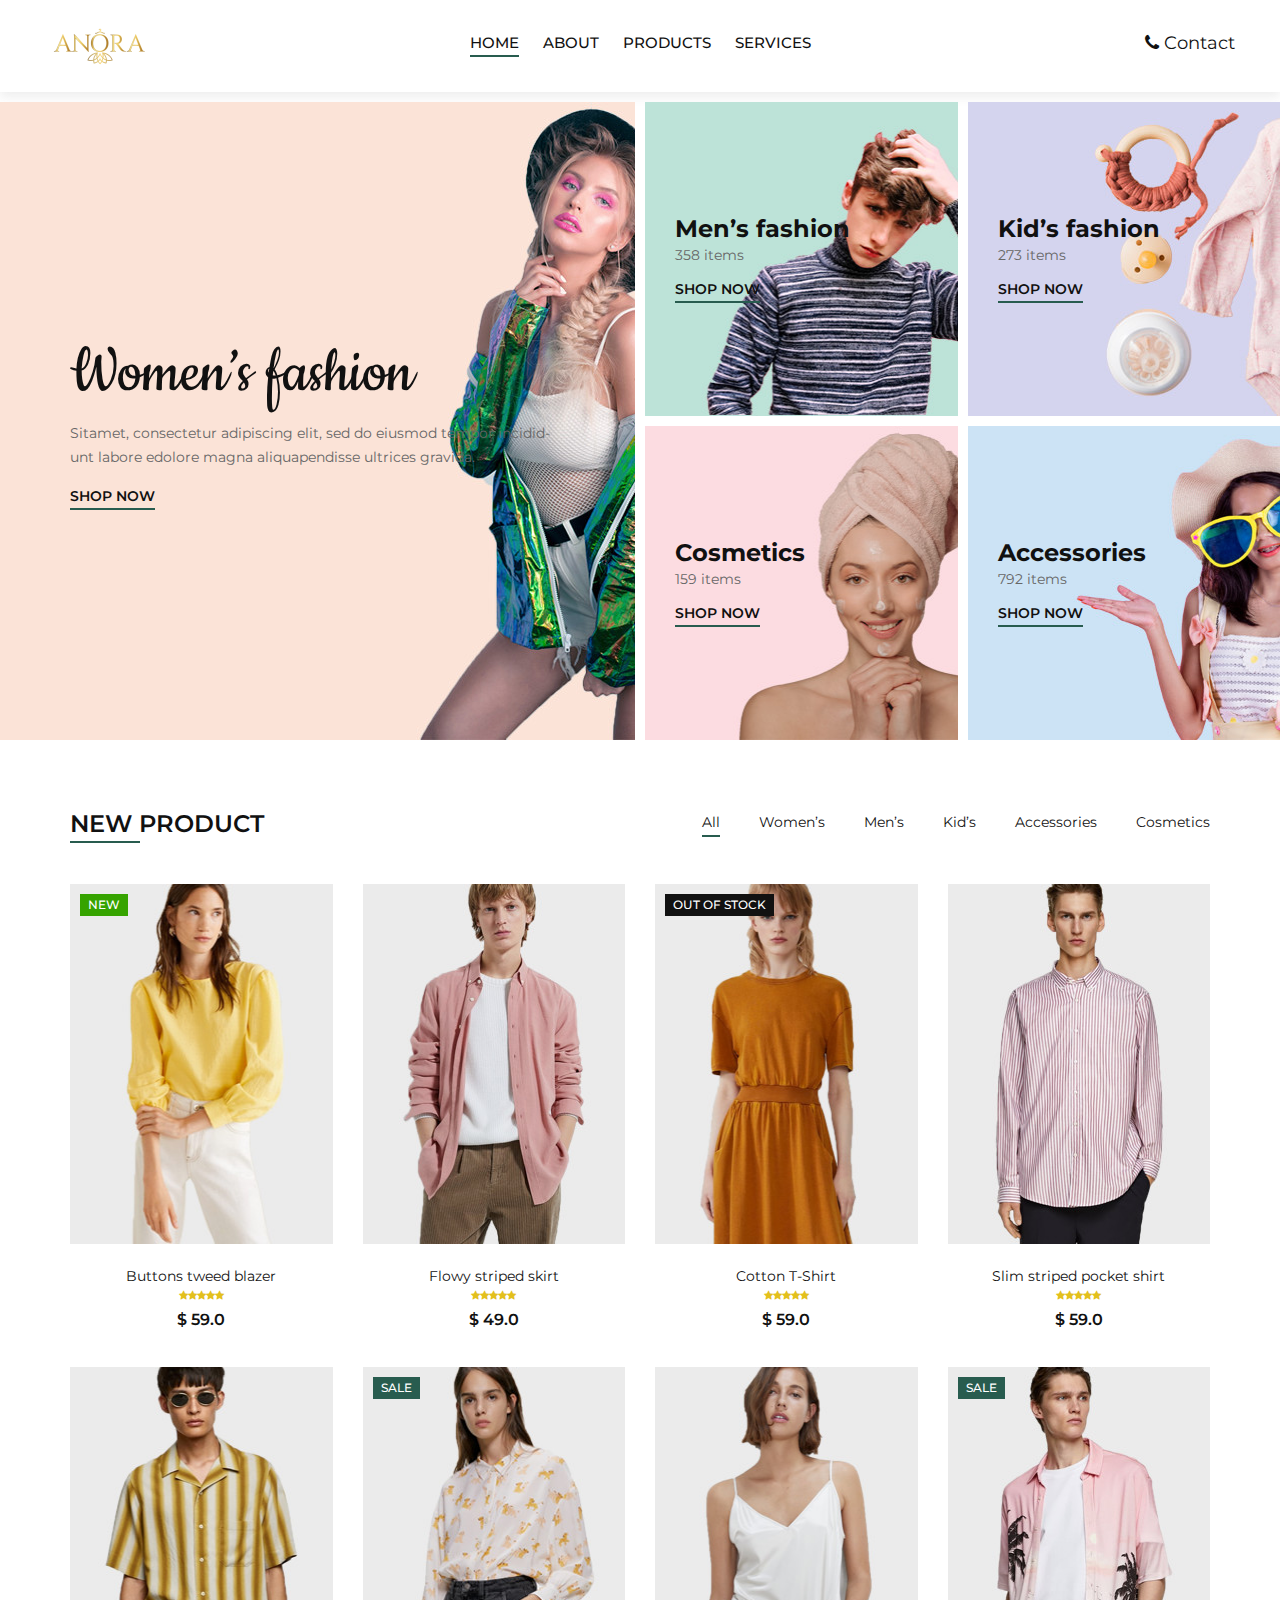
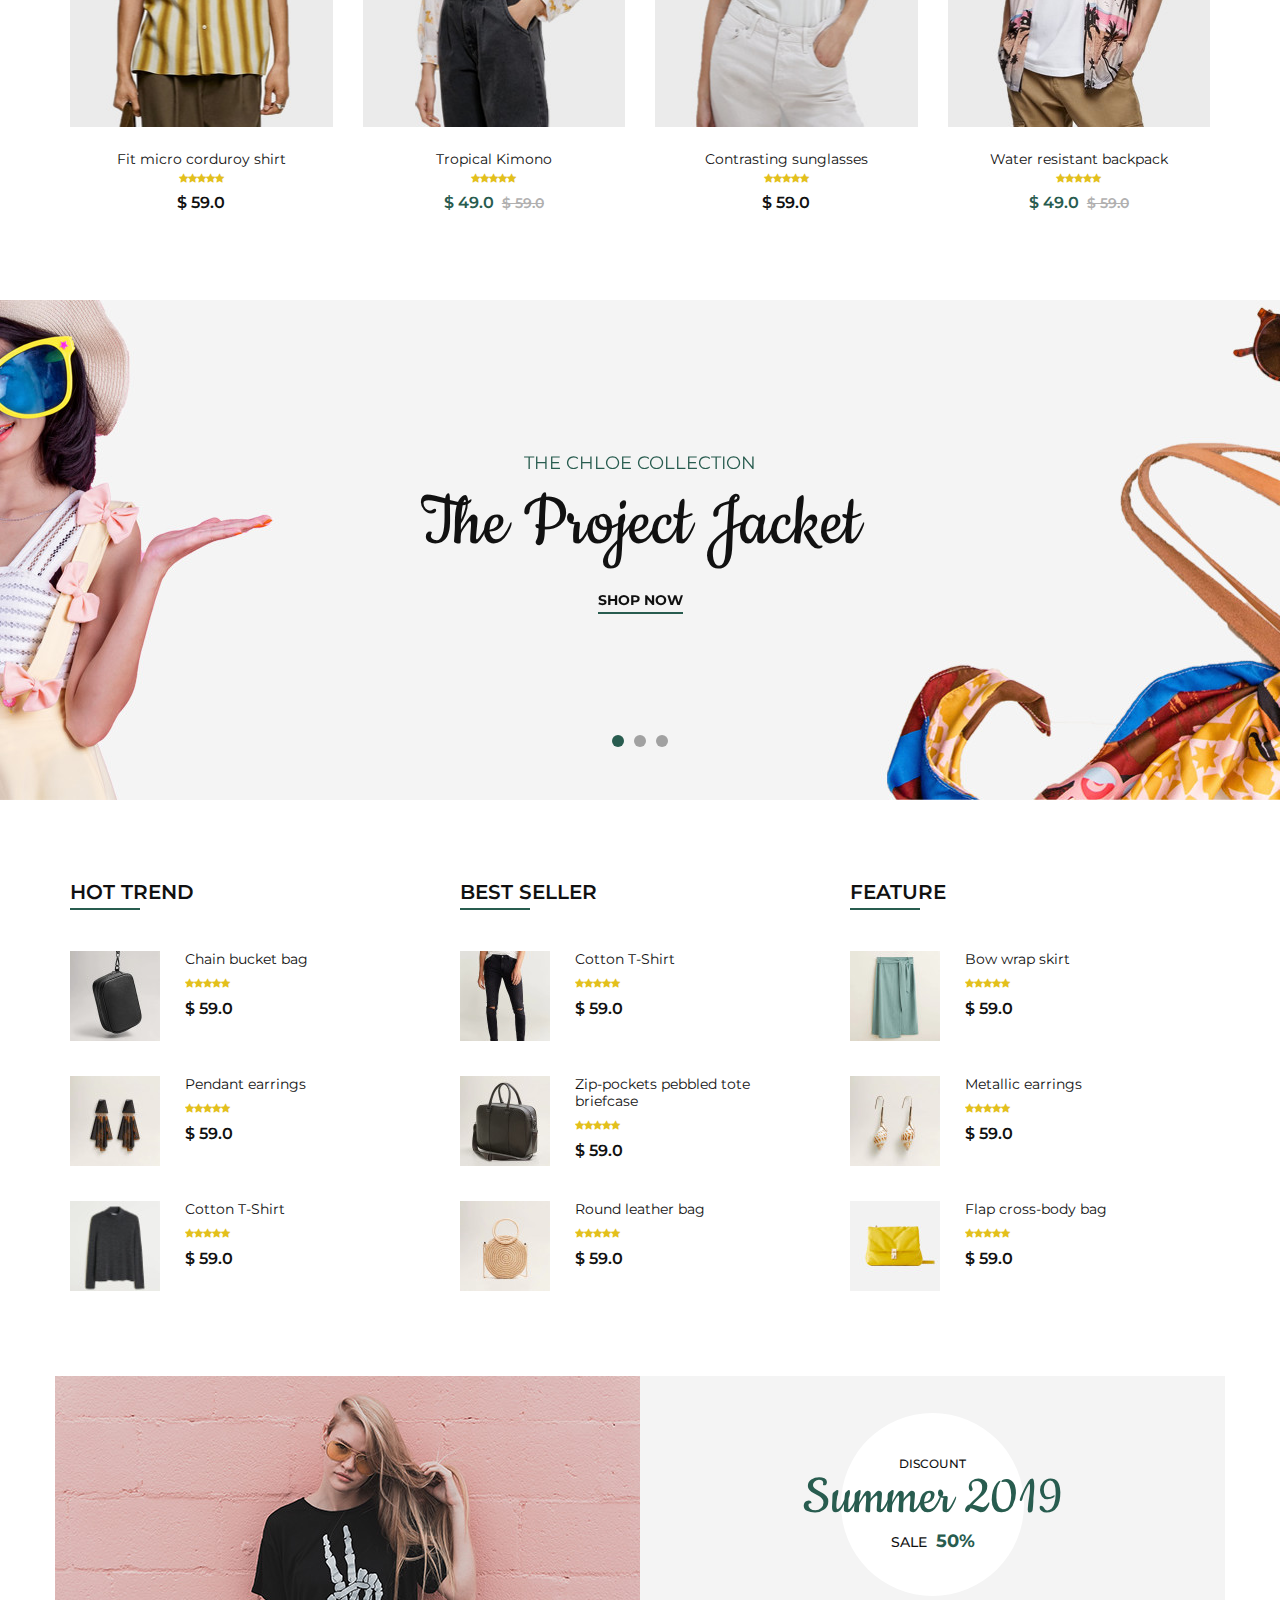
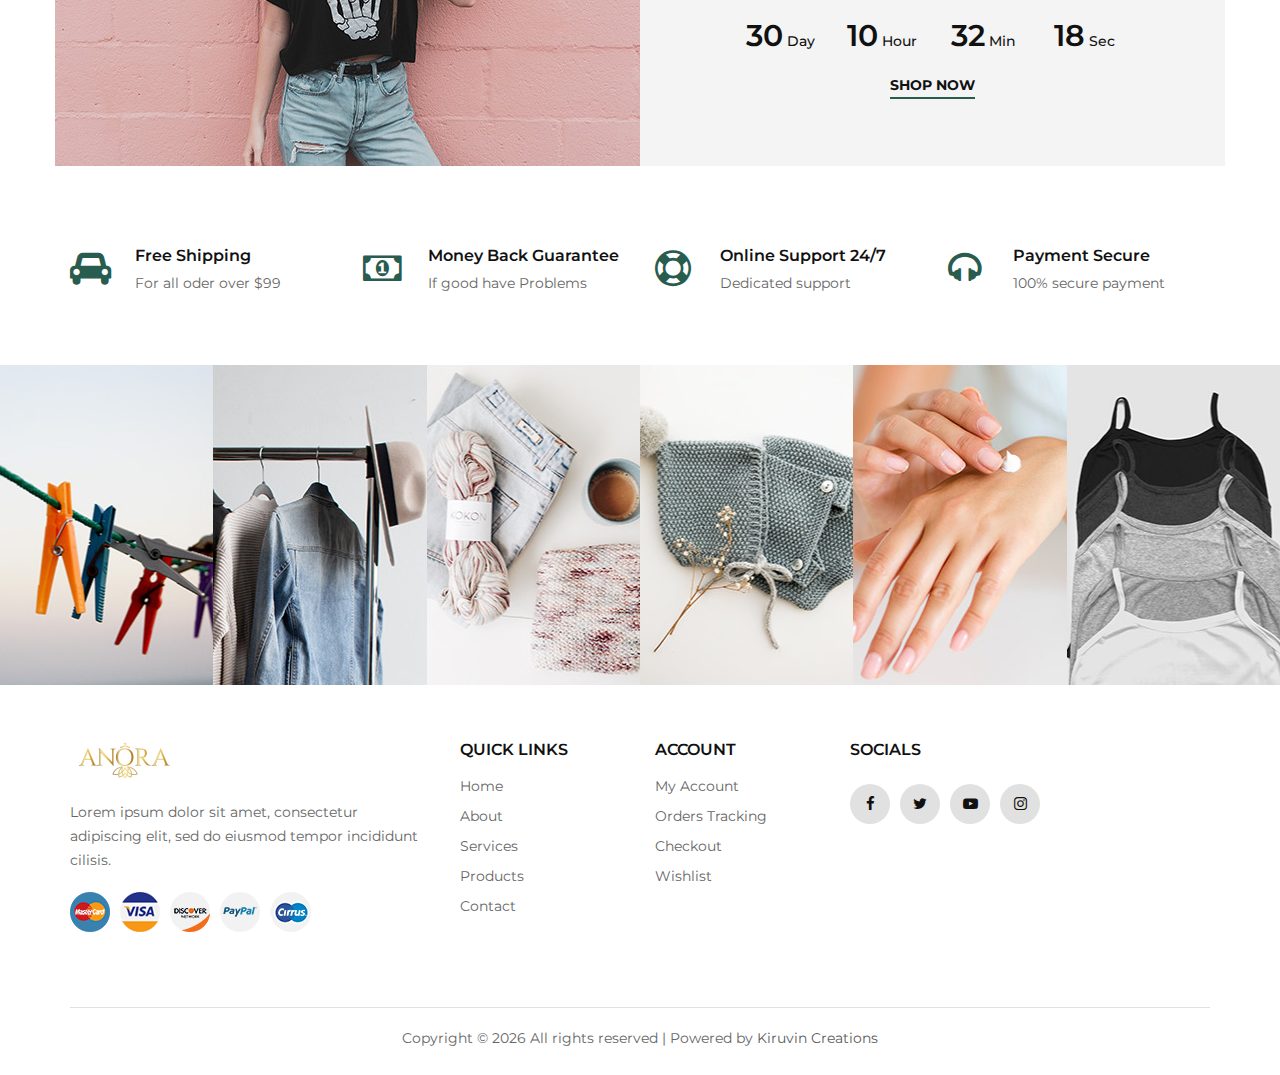
<file: index.html>
<!DOCTYPE html>
<html lang="zxx">

<head>
    <meta charset="UTF-8">
    <meta name="description" content="Ashion Template">
    <meta name="keywords" content="Ashion, unica, creative, html">
    <meta name="viewport" content="width=device-width, initial-scale=1.0">
    <meta http-equiv="X-UA-Compatible" content="ie=edge">
    <title>Anora Art Studio</title>

    <!-- Google Font -->
    <link href="https://fonts.googleapis.com/css2?family=Cookie&display=swap" rel="stylesheet">
    <link href="https://fonts.googleapis.com/css2?family=Montserrat:wght@400;500;600;700;800;900&display=swap"
        rel="stylesheet">

    <!-- Css Styles -->
    <link rel="stylesheet" href="css/bootstrap.min.css" type="text/css">
    <link rel="stylesheet" href="css/font-awesome.min.css" type="text/css">
    <link rel="stylesheet" href="css/elegant-icons.css" type="text/css">
    <link rel="stylesheet" href="css/jquery-ui.min.css" type="text/css">
    <link rel="stylesheet" href="css/magnific-popup.css" type="text/css">
    <link rel="stylesheet" href="css/owl.carousel.min.css" type="text/css">
    <link rel="stylesheet" href="css/slicknav.min.css" type="text/css">
    <link rel="stylesheet" href="css/style.css" type="text/css">
</head>

<body>
    <!-- Page Preloder -->
    <div id="preloder">
        <div class="loader"></div>
    </div>

    <!-- Offcanvas Menu Begin -->
    <div class="offcanvas-menu-overlay"></div>
    <div class="offcanvas-menu-wrapper">
        <div class="offcanvas__close">+</div>
        <ul class="offcanvas__widget">
            <li><span class="icon_search search-switch"></span></li>
            <li><a href="#"><span class="icon_heart_alt"></span>
                    <div class="tip">2</div>
                </a></li>
            <li><a href="#"><span class="icon_bag_alt"></span>
                    <div class="tip">2</div>
                </a></li>
        </ul>
        <div class="offcanvas__logo">
            <a href="./index.html"><img src="img/logo.png" alt=""></a>
        </div>
        <div id="mobile-menu-wrap"></div>
        <div class="offcanvas__auth">
            <a href="#">Login</a>
            <a href="#">Register</a>
        </div>
    </div>
    <!-- Offcanvas Menu End -->

    <!-- Header Section Begin -->
    <header class="header">
        <div class="container-fluid">
            <div class="row">
                <div class="col-xl-3 col-lg-2">
                    <div class="header__logo">
                        <a href="./index.html"><img src="img/logo.png" alt=""></a>
                    </div>
                </div>
                <div class="col-xl-6 col-lg-7">
                    <nav class="header__menu">
                        <center>
                            <ul>
                                <li class="active"><a href="./index.html">Home</a></li>
                                <li><a href="#">About</a></li>
                                <li><a href="#">Products</a></li>
                                <li><a href="./shop.html">Services</a></li>
                                <!-- <li><a href="#">Pages</a>
                                <ul class="dropdown">
                                    <li><a href="./product-details.html">Product Details</a></li>
                                    <li><a href="./shop-cart.html">Shop Cart</a></li>
                                    <li><a href="./checkout.html">Checkout</a></li>
                                    <li><a href="./blog-details.html">Blog Details</a></li>
                                </ul>
                            </li> -->
                                <!-- <li><a href="./blog.html">Blog</a></li> -->
                                <!-- <li><a href="./contact.html">Contact</a></li> -->
                            </ul>
                        </center>
                    </nav>
                </div>
                <div class="col-lg-3">
                    <div class="header__right">
                        <!-- <div class="header__right__auth">
                            <a href="#">Login</a>
                            <a href="#">Register</a>
                        </div> -->
                        <ul class="header__right__widget">
                            <!-- <li><span class="icon_search search-switch"></span></li> -->
                            <!-- <li><a href="#"><span class="icon_heart_alt"></span>
                                    <div class="tip">2</div>
                                </a></li> -->
                            <!-- <li><a href="#">
                                    <div class="tip">2</div>
                                </a></li> -->
                            <li><span class="fa 2x fa-phone"></span> <a href="./contact.html">Contact</a></li>
                        </ul>
                    </div>
                </div>
            </div>
            <div class="canvas__open">
                <i class="fa fa-bars"></i>
            </div>
        </div>
    </header>
    <!-- Header Section End -->

    <!-- Categories Section Begin -->
    <section class="categories">
        <div class="container-fluid">
            <div class="row">
                <div class="col-lg-6 p-0">
                    <div class="categories__item categories__large__item set-bg"
                        data-setbg="img/categories/category-1.jpg">
                        <div class="categories__text">
                            <h1>Women’s fashion</h1>
                            <p>Sitamet, consectetur adipiscing elit, sed do eiusmod tempor incidid-unt labore
                                edolore magna aliquapendisse ultrices gravida.</p>
                            <a href="#">Shop now</a>
                        </div>
                    </div>
                </div>
                <div class="col-lg-6">
                    <div class="row">
                        <div class="col-lg-6 col-md-6 col-sm-6 p-0">
                            <div class="categories__item set-bg" data-setbg="img/categories/category-2.jpg">
                                <div class="categories__text">
                                    <h4>Men’s fashion</h4>
                                    <p>358 items</p>
                                    <a href="#">Shop now</a>
                                </div>
                            </div>
                        </div>
                        <div class="col-lg-6 col-md-6 col-sm-6 p-0">
                            <div class="categories__item set-bg" data-setbg="img/categories/category-3.jpg">
                                <div class="categories__text">
                                    <h4>Kid’s fashion</h4>
                                    <p>273 items</p>
                                    <a href="#">Shop now</a>
                                </div>
                            </div>
                        </div>
                        <div class="col-lg-6 col-md-6 col-sm-6 p-0">
                            <div class="categories__item set-bg" data-setbg="img/categories/category-4.jpg">
                                <div class="categories__text">
                                    <h4>Cosmetics</h4>
                                    <p>159 items</p>
                                    <a href="#">Shop now</a>
                                </div>
                            </div>
                        </div>
                        <div class="col-lg-6 col-md-6 col-sm-6 p-0">
                            <div class="categories__item set-bg" data-setbg="img/categories/category-5.jpg">
                                <div class="categories__text">
                                    <h4>Accessories</h4>
                                    <p>792 items</p>
                                    <a href="#">Shop now</a>
                                </div>
                            </div>
                        </div>
                    </div>
                </div>
            </div>
        </div>
    </section>
    <!-- Categories Section End -->

    <!-- Product Section Begin -->
    <section class="product spad">
        <div class="container">
            <div class="row">
                <div class="col-lg-4 col-md-4">
                    <div class="section-title">
                        <h4>New product</h4>
                    </div>
                </div>
                <div class="col-lg-8 col-md-8">
                    <ul class="filter__controls">
                        <li class="active" data-filter="*">All</li>
                        <li data-filter=".women">Women’s</li>
                        <li data-filter=".men">Men’s</li>
                        <li data-filter=".kid">Kid’s</li>
                        <li data-filter=".accessories">Accessories</li>
                        <li data-filter=".cosmetic">Cosmetics</li>
                    </ul>
                </div>
            </div>
            <div class="row property__gallery">
                <div class="col-lg-3 col-md-4 col-sm-6 mix women">
                    <div class="product__item">
                        <div class="product__item__pic set-bg" data-setbg="img/product/product-1.jpg">
                            <div class="label new">New</div>
                            <ul class="product__hover">
                                <li><a href="img/product/product-1.jpg" class="image-popup"><span
                                            class="arrow_expand"></span></a></li>
                                <li><a href="#"><span class="icon_heart_alt"></span></a></li>
                                <li><a href="#"><span class="icon_bag_alt"></span></a></li>
                            </ul>
                        </div>
                        <div class="product__item__text">
                            <h6><a href="#">Buttons tweed blazer</a></h6>
                            <div class="rating">
                                <i class="fa fa-star"></i>
                                <i class="fa fa-star"></i>
                                <i class="fa fa-star"></i>
                                <i class="fa fa-star"></i>
                                <i class="fa fa-star"></i>
                            </div>
                            <div class="product__price">$ 59.0</div>
                        </div>
                    </div>
                </div>
                <div class="col-lg-3 col-md-4 col-sm-6 mix men">
                    <div class="product__item">
                        <div class="product__item__pic set-bg" data-setbg="img/product/product-2.jpg">
                            <ul class="product__hover">
                                <li><a href="img/product/product-2.jpg" class="image-popup"><span
                                            class="arrow_expand"></span></a></li>
                                <li><a href="#"><span class="icon_heart_alt"></span></a></li>
                                <li><a href="#"><span class="icon_bag_alt"></span></a></li>
                            </ul>
                        </div>
                        <div class="product__item__text">
                            <h6><a href="#">Flowy striped skirt</a></h6>
                            <div class="rating">
                                <i class="fa fa-star"></i>
                                <i class="fa fa-star"></i>
                                <i class="fa fa-star"></i>
                                <i class="fa fa-star"></i>
                                <i class="fa fa-star"></i>
                            </div>
                            <div class="product__price">$ 49.0</div>
                        </div>
                    </div>
                </div>
                <div class="col-lg-3 col-md-4 col-sm-6 mix accessories">
                    <div class="product__item">
                        <div class="product__item__pic set-bg" data-setbg="img/product/product-3.jpg">
                            <div class="label stockout">out of stock</div>
                            <ul class="product__hover">
                                <li><a href="img/product/product-3.jpg" class="image-popup"><span
                                            class="arrow_expand"></span></a></li>
                                <li><a href="#"><span class="icon_heart_alt"></span></a></li>
                                <li><a href="#"><span class="icon_bag_alt"></span></a></li>
                            </ul>
                        </div>
                        <div class="product__item__text">
                            <h6><a href="#">Cotton T-Shirt</a></h6>
                            <div class="rating">
                                <i class="fa fa-star"></i>
                                <i class="fa fa-star"></i>
                                <i class="fa fa-star"></i>
                                <i class="fa fa-star"></i>
                                <i class="fa fa-star"></i>
                            </div>
                            <div class="product__price">$ 59.0</div>
                        </div>
                    </div>
                </div>
                <div class="col-lg-3 col-md-4 col-sm-6 mix cosmetic">
                    <div class="product__item">
                        <div class="product__item__pic set-bg" data-setbg="img/product/product-4.jpg">
                            <ul class="product__hover">
                                <li><a href="img/product/product-4.jpg" class="image-popup"><span
                                            class="arrow_expand"></span></a></li>
                                <li><a href="#"><span class="icon_heart_alt"></span></a></li>
                                <li><a href="#"><span class="icon_bag_alt"></span></a></li>
                            </ul>
                        </div>
                        <div class="product__item__text">
                            <h6><a href="#">Slim striped pocket shirt</a></h6>
                            <div class="rating">
                                <i class="fa fa-star"></i>
                                <i class="fa fa-star"></i>
                                <i class="fa fa-star"></i>
                                <i class="fa fa-star"></i>
                                <i class="fa fa-star"></i>
                            </div>
                            <div class="product__price">$ 59.0</div>
                        </div>
                    </div>
                </div>
                <div class="col-lg-3 col-md-4 col-sm-6 mix kid">
                    <div class="product__item">
                        <div class="product__item__pic set-bg" data-setbg="img/product/product-5.jpg">
                            <ul class="product__hover">
                                <li><a href="img/product/product-5.jpg" class="image-popup"><span
                                            class="arrow_expand"></span></a></li>
                                <li><a href="#"><span class="icon_heart_alt"></span></a></li>
                                <li><a href="#"><span class="icon_bag_alt"></span></a></li>
                            </ul>
                        </div>
                        <div class="product__item__text">
                            <h6><a href="#">Fit micro corduroy shirt</a></h6>
                            <div class="rating">
                                <i class="fa fa-star"></i>
                                <i class="fa fa-star"></i>
                                <i class="fa fa-star"></i>
                                <i class="fa fa-star"></i>
                                <i class="fa fa-star"></i>
                            </div>
                            <div class="product__price">$ 59.0</div>
                        </div>
                    </div>
                </div>
                <div class="col-lg-3 col-md-4 col-sm-6 mix women men kid accessories cosmetic">
                    <div class="product__item sale">
                        <div class="product__item__pic set-bg" data-setbg="img/product/product-6.jpg">
                            <div class="label sale">Sale</div>
                            <ul class="product__hover">
                                <li><a href="img/product/product-6.jpg" class="image-popup"><span
                                            class="arrow_expand"></span></a></li>
                                <li><a href="#"><span class="icon_heart_alt"></span></a></li>
                                <li><a href="#"><span class="icon_bag_alt"></span></a></li>
                            </ul>
                        </div>
                        <div class="product__item__text">
                            <h6><a href="#">Tropical Kimono</a></h6>
                            <div class="rating">
                                <i class="fa fa-star"></i>
                                <i class="fa fa-star"></i>
                                <i class="fa fa-star"></i>
                                <i class="fa fa-star"></i>
                                <i class="fa fa-star"></i>
                            </div>
                            <div class="product__price">$ 49.0 <span>$ 59.0</span></div>
                        </div>
                    </div>
                </div>
                <div class="col-lg-3 col-md-4 col-sm-6 mix women men kid accessories cosmetic">
                    <div class="product__item">
                        <div class="product__item__pic set-bg" data-setbg="img/product/product-7.jpg">
                            <ul class="product__hover">
                                <li><a href="img/product/product-7.jpg" class="image-popup"><span
                                            class="arrow_expand"></span></a></li>
                                <li><a href="#"><span class="icon_heart_alt"></span></a></li>
                                <li><a href="#"><span class="icon_bag_alt"></span></a></li>
                            </ul>
                        </div>
                        <div class="product__item__text">
                            <h6><a href="#">Contrasting sunglasses</a></h6>
                            <div class="rating">
                                <i class="fa fa-star"></i>
                                <i class="fa fa-star"></i>
                                <i class="fa fa-star"></i>
                                <i class="fa fa-star"></i>
                                <i class="fa fa-star"></i>
                            </div>
                            <div class="product__price">$ 59.0</div>
                        </div>
                    </div>
                </div>
                <div class="col-lg-3 col-md-4 col-sm-6 mix women men kid accessories cosmetic">
                    <div class="product__item sale">
                        <div class="product__item__pic set-bg" data-setbg="img/product/product-8.jpg">
                            <div class="label">Sale</div>
                            <ul class="product__hover">
                                <li><a href="img/product/product-8.jpg" class="image-popup"><span
                                            class="arrow_expand"></span></a></li>
                                <li><a href="#"><span class="icon_heart_alt"></span></a></li>
                                <li><a href="#"><span class="icon_bag_alt"></span></a></li>
                            </ul>
                        </div>
                        <div class="product__item__text">
                            <h6><a href="#">Water resistant backpack</a></h6>
                            <div class="rating">
                                <i class="fa fa-star"></i>
                                <i class="fa fa-star"></i>
                                <i class="fa fa-star"></i>
                                <i class="fa fa-star"></i>
                                <i class="fa fa-star"></i>
                            </div>
                            <div class="product__price">$ 49.0 <span>$ 59.0</span></div>
                        </div>
                    </div>
                </div>
            </div>
        </div>
    </section>
    <!-- Product Section End -->

    <!-- Banner Section Begin -->
    <section class="banner set-bg" data-setbg="img/banner/banner-1.jpg">
        <div class="container">
            <div class="row">
                <div class="col-xl-7 col-lg-8 m-auto">
                    <div class="banner__slider owl-carousel">
                        <div class="banner__item">
                            <div class="banner__text">
                                <span>The Chloe Collection</span>
                                <h1>The Project Jacket</h1>
                                <a href="#">Shop now</a>
                            </div>
                        </div>
                        <div class="banner__item">
                            <div class="banner__text">
                                <span>The Chloe Collection</span>
                                <h1>The Project Jacket</h1>
                                <a href="#">Shop now</a>
                            </div>
                        </div>
                        <div class="banner__item">
                            <div class="banner__text">
                                <span>The Chloe Collection</span>
                                <h1>The Project Jacket</h1>
                                <a href="#">Shop now</a>
                            </div>
                        </div>
                    </div>
                </div>
            </div>
        </div>
    </section>
    <!-- Banner Section End -->

    <!-- Trend Section Begin -->
    <section class="trend spad">
        <div class="container">
            <div class="row">
                <div class="col-lg-4 col-md-4 col-sm-6">
                    <div class="trend__content">
                        <div class="section-title">
                            <h4>Hot Trend</h4>
                        </div>
                        <div class="trend__item">
                            <div class="trend__item__pic">
                                <img src="img/trend/ht-1.jpg" alt="">
                            </div>
                            <div class="trend__item__text">
                                <h6>Chain bucket bag</h6>
                                <div class="rating">
                                    <i class="fa fa-star"></i>
                                    <i class="fa fa-star"></i>
                                    <i class="fa fa-star"></i>
                                    <i class="fa fa-star"></i>
                                    <i class="fa fa-star"></i>
                                </div>
                                <div class="product__price">$ 59.0</div>
                            </div>
                        </div>
                        <div class="trend__item">
                            <div class="trend__item__pic">
                                <img src="img/trend/ht-2.jpg" alt="">
                            </div>
                            <div class="trend__item__text">
                                <h6>Pendant earrings</h6>
                                <div class="rating">
                                    <i class="fa fa-star"></i>
                                    <i class="fa fa-star"></i>
                                    <i class="fa fa-star"></i>
                                    <i class="fa fa-star"></i>
                                    <i class="fa fa-star"></i>
                                </div>
                                <div class="product__price">$ 59.0</div>
                            </div>
                        </div>
                        <div class="trend__item">
                            <div class="trend__item__pic">
                                <img src="img/trend/ht-3.jpg" alt="">
                            </div>
                            <div class="trend__item__text">
                                <h6>Cotton T-Shirt</h6>
                                <div class="rating">
                                    <i class="fa fa-star"></i>
                                    <i class="fa fa-star"></i>
                                    <i class="fa fa-star"></i>
                                    <i class="fa fa-star"></i>
                                    <i class="fa fa-star"></i>
                                </div>
                                <div class="product__price">$ 59.0</div>
                            </div>
                        </div>
                    </div>
                </div>
                <div class="col-lg-4 col-md-4 col-sm-6">
                    <div class="trend__content">
                        <div class="section-title">
                            <h4>Best seller</h4>
                        </div>
                        <div class="trend__item">
                            <div class="trend__item__pic">
                                <img src="img/trend/bs-1.jpg" alt="">
                            </div>
                            <div class="trend__item__text">
                                <h6>Cotton T-Shirt</h6>
                                <div class="rating">
                                    <i class="fa fa-star"></i>
                                    <i class="fa fa-star"></i>
                                    <i class="fa fa-star"></i>
                                    <i class="fa fa-star"></i>
                                    <i class="fa fa-star"></i>
                                </div>
                                <div class="product__price">$ 59.0</div>
                            </div>
                        </div>
                        <div class="trend__item">
                            <div class="trend__item__pic">
                                <img src="img/trend/bs-2.jpg" alt="">
                            </div>
                            <div class="trend__item__text">
                                <h6>Zip-pockets pebbled tote <br />briefcase</h6>
                                <div class="rating">
                                    <i class="fa fa-star"></i>
                                    <i class="fa fa-star"></i>
                                    <i class="fa fa-star"></i>
                                    <i class="fa fa-star"></i>
                                    <i class="fa fa-star"></i>
                                </div>
                                <div class="product__price">$ 59.0</div>
                            </div>
                        </div>
                        <div class="trend__item">
                            <div class="trend__item__pic">
                                <img src="img/trend/bs-3.jpg" alt="">
                            </div>
                            <div class="trend__item__text">
                                <h6>Round leather bag</h6>
                                <div class="rating">
                                    <i class="fa fa-star"></i>
                                    <i class="fa fa-star"></i>
                                    <i class="fa fa-star"></i>
                                    <i class="fa fa-star"></i>
                                    <i class="fa fa-star"></i>
                                </div>
                                <div class="product__price">$ 59.0</div>
                            </div>
                        </div>
                    </div>
                </div>
                <div class="col-lg-4 col-md-4 col-sm-6">
                    <div class="trend__content">
                        <div class="section-title">
                            <h4>Feature</h4>
                        </div>
                        <div class="trend__item">
                            <div class="trend__item__pic">
                                <img src="img/trend/f-1.jpg" alt="">
                            </div>
                            <div class="trend__item__text">
                                <h6>Bow wrap skirt</h6>
                                <div class="rating">
                                    <i class="fa fa-star"></i>
                                    <i class="fa fa-star"></i>
                                    <i class="fa fa-star"></i>
                                    <i class="fa fa-star"></i>
                                    <i class="fa fa-star"></i>
                                </div>
                                <div class="product__price">$ 59.0</div>
                            </div>
                        </div>
                        <div class="trend__item">
                            <div class="trend__item__pic">
                                <img src="img/trend/f-2.jpg" alt="">
                            </div>
                            <div class="trend__item__text">
                                <h6>Metallic earrings</h6>
                                <div class="rating">
                                    <i class="fa fa-star"></i>
                                    <i class="fa fa-star"></i>
                                    <i class="fa fa-star"></i>
                                    <i class="fa fa-star"></i>
                                    <i class="fa fa-star"></i>
                                </div>
                                <div class="product__price">$ 59.0</div>
                            </div>
                        </div>
                        <div class="trend__item">
                            <div class="trend__item__pic">
                                <img src="img/trend/f-3.jpg" alt="">
                            </div>
                            <div class="trend__item__text">
                                <h6>Flap cross-body bag</h6>
                                <div class="rating">
                                    <i class="fa fa-star"></i>
                                    <i class="fa fa-star"></i>
                                    <i class="fa fa-star"></i>
                                    <i class="fa fa-star"></i>
                                    <i class="fa fa-star"></i>
                                </div>
                                <div class="product__price">$ 59.0</div>
                            </div>
                        </div>
                    </div>
                </div>
            </div>
        </div>
    </section>
    <!-- Trend Section End -->

    <!-- Discount Section Begin -->
    <section class="discount">
        <div class="container">
            <div class="row">
                <div class="col-lg-6 p-0">
                    <div class="discount__pic">
                        <img src="img/discount.jpg" alt="">
                    </div>
                </div>
                <div class="col-lg-6 p-0">
                    <div class="discount__text">
                        <div class="discount__text__title">
                            <span>Discount</span>
                            <h2>Summer 2019</h2>
                            <h5><span>Sale</span> 50%</h5>
                        </div>
                        <div class="discount__countdown" id="countdown-time">
                            <div class="countdown__item">
                                <span>22</span>
                                <p>Days</p>
                            </div>
                            <div class="countdown__item">
                                <span>18</span>
                                <p>Hour</p>
                            </div>
                            <div class="countdown__item">
                                <span>46</span>
                                <p>Min</p>
                            </div>
                            <div class="countdown__item">
                                <span>05</span>
                                <p>Sec</p>
                            </div>
                        </div>
                        <a href="#">Shop now</a>
                    </div>
                </div>
            </div>
        </div>
    </section>
    <!-- Discount Section End -->

    <!-- Services Section Begin -->
    <section class="services spad">
        <div class="container">
            <div class="row">
                <div class="col-lg-3 col-md-4 col-sm-6">
                    <div class="services__item">
                        <i class="fa fa-car"></i>
                        <h6>Free Shipping</h6>
                        <p>For all oder over $99</p>
                    </div>
                </div>
                <div class="col-lg-3 col-md-4 col-sm-6">
                    <div class="services__item">
                        <i class="fa fa-money"></i>
                        <h6>Money Back Guarantee</h6>
                        <p>If good have Problems</p>
                    </div>
                </div>
                <div class="col-lg-3 col-md-4 col-sm-6">
                    <div class="services__item">
                        <i class="fa fa-support"></i>
                        <h6>Online Support 24/7</h6>
                        <p>Dedicated support</p>
                    </div>
                </div>
                <div class="col-lg-3 col-md-4 col-sm-6">
                    <div class="services__item">
                        <i class="fa fa-headphones"></i>
                        <h6>Payment Secure</h6>
                        <p>100% secure payment</p>
                    </div>
                </div>
            </div>
        </div>
    </section>
    <!-- Services Section End -->

    <!-- Instagram Begin -->
    <div class="instagram">
        <div class="container-fluid">
            <div class="row">
                <div class="col-lg-2 col-md-4 col-sm-4 p-0">
                    <div class="instagram__item set-bg" data-setbg="img/instagram/insta-1.jpg">
                        <div class="instagram__text">
                            <i class="fa fa-instagram"></i>
                            <a href="#">@ ashion_shop</a>
                        </div>
                    </div>
                </div>
                <div class="col-lg-2 col-md-4 col-sm-4 p-0">
                    <div class="instagram__item set-bg" data-setbg="img/instagram/insta-2.jpg">
                        <div class="instagram__text">
                            <i class="fa fa-instagram"></i>
                            <a href="#">@ ashion_shop</a>
                        </div>
                    </div>
                </div>
                <div class="col-lg-2 col-md-4 col-sm-4 p-0">
                    <div class="instagram__item set-bg" data-setbg="img/instagram/insta-3.jpg">
                        <div class="instagram__text">
                            <i class="fa fa-instagram"></i>
                            <a href="#">@ ashion_shop</a>
                        </div>
                    </div>
                </div>
                <div class="col-lg-2 col-md-4 col-sm-4 p-0">
                    <div class="instagram__item set-bg" data-setbg="img/instagram/insta-4.jpg">
                        <div class="instagram__text">
                            <i class="fa fa-instagram"></i>
                            <a href="#">@ ashion_shop</a>
                        </div>
                    </div>
                </div>
                <div class="col-lg-2 col-md-4 col-sm-4 p-0">
                    <div class="instagram__item set-bg" data-setbg="img/instagram/insta-5.jpg">
                        <div class="instagram__text">
                            <i class="fa fa-instagram"></i>
                            <a href="#">@ ashion_shop</a>
                        </div>
                    </div>
                </div>
                <div class="col-lg-2 col-md-4 col-sm-4 p-0">
                    <div class="instagram__item set-bg" data-setbg="img/instagram/insta-6.jpg">
                        <div class="instagram__text">
                            <i class="fa fa-instagram"></i>
                            <a href="#">@ ashion_shop</a>
                        </div>
                    </div>
                </div>
            </div>
        </div>
    </div>
    <!-- Instagram End -->

    <!-- Footer Section Begin -->
    <footer class="footer">
        <div class="container">
            <div class="row">
                <div class="col-lg-4 col-md-6 col-sm-7">
                    <div class="footer__about">
                        <div class="footer__logo">
                            <a href="./index.html"><img src="img/logo.png" alt=""></a>
                        </div>
                        <p>Lorem ipsum dolor sit amet, consectetur adipiscing elit, sed do eiusmod tempor incididunt
                            cilisis.</p>
                        <div class="footer__payment">
                            <a href="#"><img src="img/payment/payment-1.png" alt=""></a>
                            <a href="#"><img src="img/payment/payment-2.png" alt=""></a>
                            <a href="#"><img src="img/payment/payment-3.png" alt=""></a>
                            <a href="#"><img src="img/payment/payment-4.png" alt=""></a>
                            <a href="#"><img src="img/payment/payment-5.png" alt=""></a>
                        </div>
                    </div>
                </div>
                <div class="col-lg-2 col-md-3 col-sm-5">
                    <div class="footer__widget">
                        <h6>Quick links</h6>
                        <ul>
                            <li><a href="#">Home</a></li>
                            <li><a href="#">About</a></li>
                            <li><a href="#">Services</a></li>
                            <li><a href="#">Products</a></li>
                            <li><a href="#">Contact</a></li>
                        </ul>
                    </div>
                </div>
                <div class="col-lg-2 col-md-3 col-sm-4">
                    <div class="footer__widget">
                        <h6>Account</h6>
                        <ul>
                            <li><a href="#">My Account</a></li>
                            <li><a href="#">Orders Tracking</a></li>
                            <li><a href="#">Checkout</a></li>
                            <li><a href="#">Wishlist</a></li>
                        </ul>
                    </div>
                </div>
                <div class="col-lg-4 col-md-8 col-sm-8">
                    <div class="footer__newslatter">
                        <h6>SOCIALS</h6>
                        <!-- <form action="#">
                            <input type="text" placeholder="Email">
                            <button type="submit" class="site-btn">Subscribe</button>
                        </form> -->
                        <div class="footer__social">
                            <a href="#"><i class="fa fa-facebook"></i></a>
                            <a href="#"><i class="fa fa-twitter"></i></a>
                            <a href="#"><i class="fa fa-youtube-play"></i></a>
                            <a href="#"><i class="fa fa-instagram"></i></a>
                            <!-- <a href="#"><i class="fa fa-pinterest"></i></a> -->
                        </div>
                    </div>
                </div>
            </div>
            <div class="row">
                <div class="col-lg-12">
                    <!-- Link back to Colorlib can't be removed. Template is licensed under CC BY 3.0. -->
                    <div class="footer__copyright__text">
                        <p>Copyright &copy; <script>
                                document.write(new Date().getFullYear());
                            </script> All rights reserved | Powered by <a href="https://Kiruvin.com"
                                target="_blank">Kiruvin Creations</a></p>
                    </div>
                    <!-- Link back to Colorlib can't be removed. Template is licensed under CC BY 3.0. -->
                </div>
            </div>
        </div>
    </footer>
    <!-- Footer Section End -->

    <!-- Search Begin -->
    <div class="search-model">
        <div class="h-100 d-flex align-items-center justify-content-center">
            <div class="search-close-switch">+</div>
            <form class="search-model-form">
                <input type="text" id="search-input" placeholder="Search here.....">
            </form>
        </div>
    </div>
    <!-- Search End -->

    <!-- Js Plugins -->
    <script src="js/jquery-3.3.1.min.js"></script>
    <script src="js/bootstrap.min.js"></script>
    <script src="js/jquery.magnific-popup.min.js"></script>
    <script src="js/jquery-ui.min.js"></script>
    <script src="js/mixitup.min.js"></script>
    <script src="js/jquery.countdown.min.js"></script>
    <script src="js/jquery.slicknav.js"></script>
    <script src="js/owl.carousel.min.js"></script>
    <script src="js/jquery.nicescroll.min.js"></script>
    <script src="js/main.js"></script>
</body>

</html>
</file>
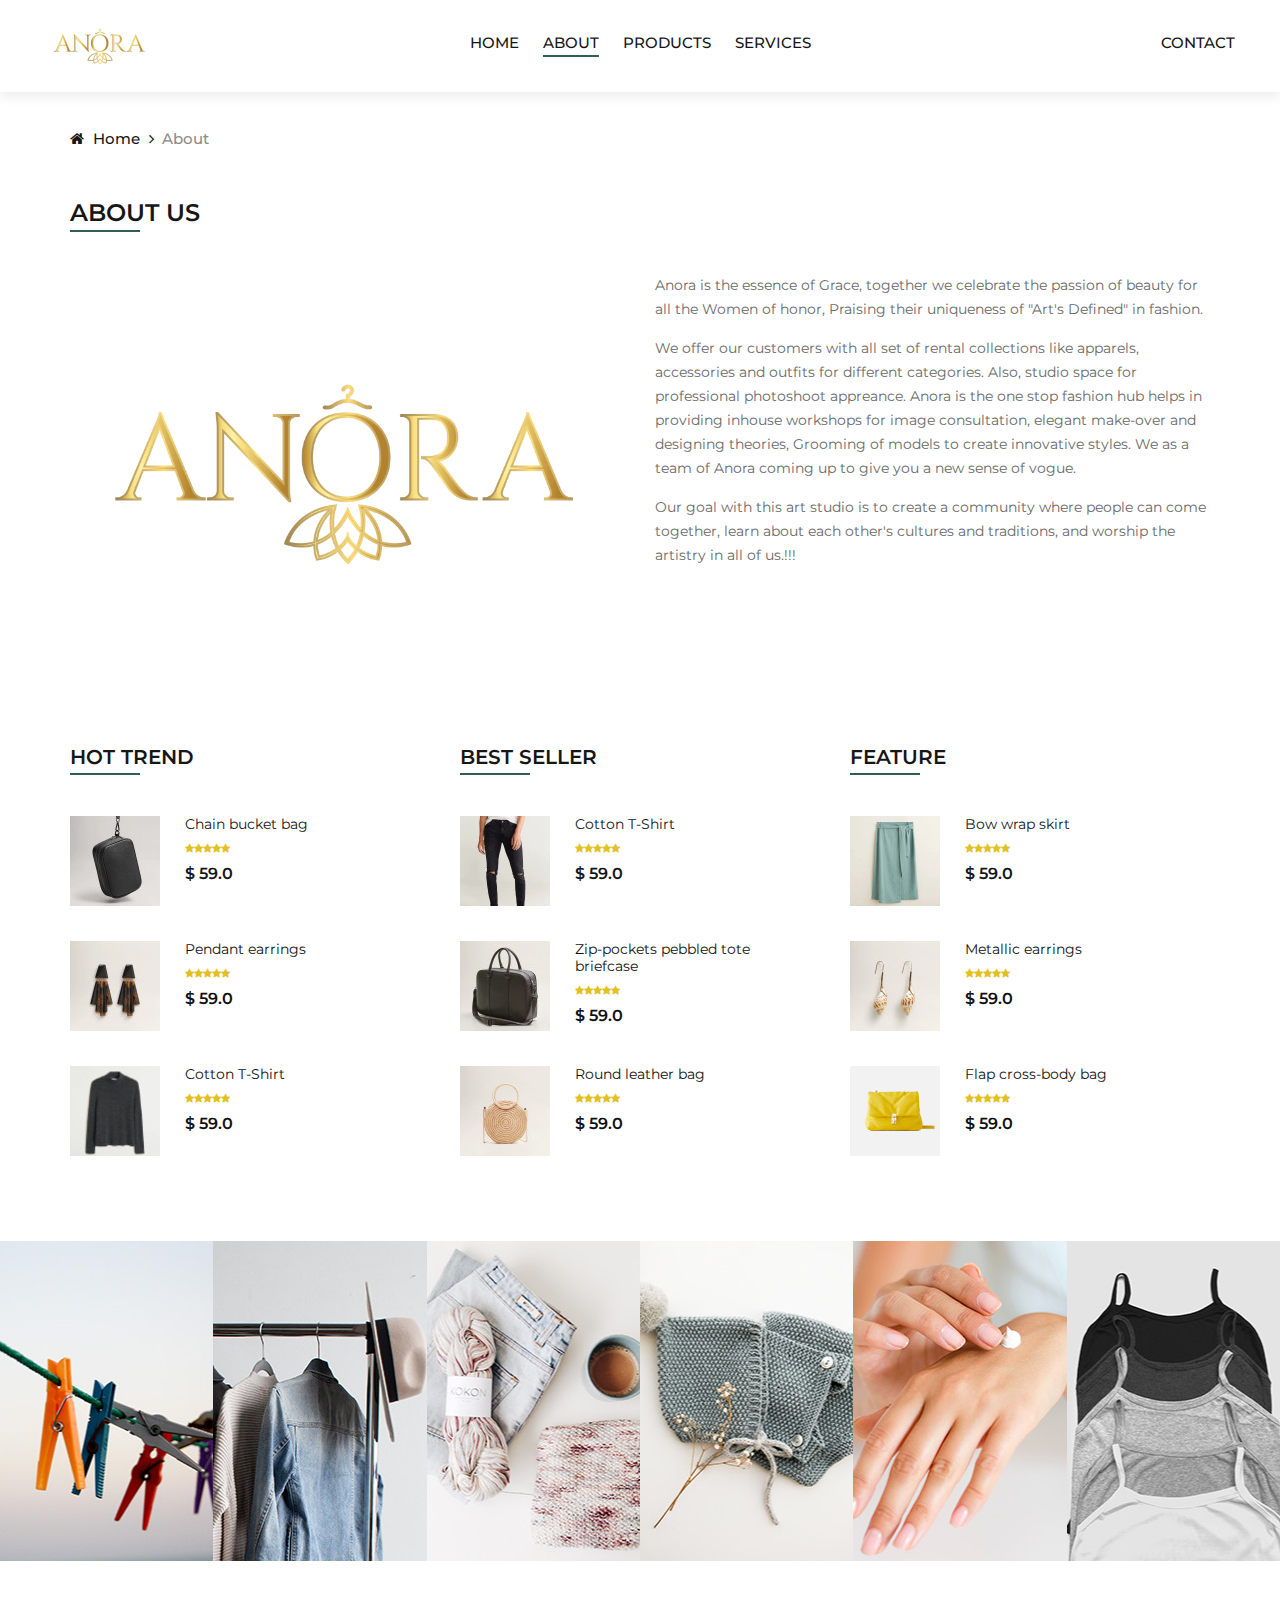
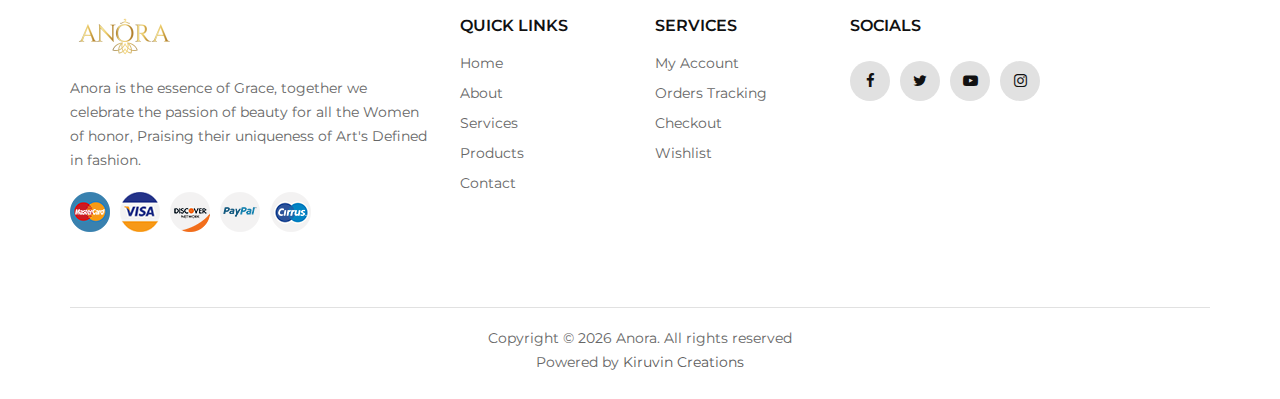
<file: about.html>
<!DOCTYPE html>
<html lang="zxx">

<head>
    <meta charset="UTF-8">
    <meta name="description" content="Ashion Template">
    <meta name="keywords" content="Ashion, unica, creative, html">
    <meta name="viewport" content="width=device-width, initial-scale=1.0">
    <meta http-equiv="X-UA-Compatible" content="ie=edge">
    <title>Anora Art Studio - About</title>

    <!-- Google Font -->
    <link href="https://fonts.googleapis.com/css2?family=Cookie&display=swap" rel="stylesheet">
    <link href="https://fonts.googleapis.com/css2?family=Montserrat:wght@400;500;600;700;800;900&display=swap"
        rel="stylesheet">

    <!-- Css Styles -->
    <link rel="stylesheet" href="css/bootstrap.min.css" type="text/css">
    <link rel="stylesheet" href="css/font-awesome.min.css" type="text/css">
    <link rel="stylesheet" href="css/elegant-icons.css" type="text/css">
    <link rel="stylesheet" href="css/jquery-ui.min.css" type="text/css">
    <link rel="stylesheet" href="css/magnific-popup.css" type="text/css">
    <link rel="stylesheet" href="css/owl.carousel.min.css" type="text/css">
    <link rel="stylesheet" href="css/slicknav.min.css" type="text/css">
    <link rel="stylesheet" href="css/style.css" type="text/css">
</head>

<body>
    <!-- Page Preloder -->
    <div id="preloder">
        <div class="loader"></div>
    </div>
    <!-- Offcanvas Menu Begin -->
    <div class="offcanvas-menu-overlay"></div>
    <div class="offcanvas-menu-wrapper">
        <div class="offcanvas__close">+</div>
        <!-- <ul class="offcanvas__widget">
            <li><span class="icon_search search-switch"></span></li>
            <li><a href="#"><span class="icon_heart_alt"></span>
                    <div class="tip">2</div>
                </a></li>
            <li><a href="#"><span class="icon_bag_alt"></span>
                    <div class="tip">2</div>
                </a></li>
        </ul> -->
        <div class="offcanvas__logo">
            <center>
                <a href="./index.html"><img src="img/logo.png" alt="Anora Logo"></a>
            </center>
        </div>
        <div id="mobile-menu-wrap"></div>
        <div class="offcanvas__auth">
            <center><a href="contact.html">Contact</a></center>
            <!-- <a href="#">Login</a>
            <a href="#">Register</a> -->
        </div>
    </div>
    <!-- Offcanvas Menu End -->

    <!-- Header Section Begin -->
    <header class="header">
        <div class="container-fluid">
            <div class="row">
                <div class="col-xl-3 col-lg-2">
                    <div class="header__logo">
                        <a href="./index.html"><img src="img/logo.png" alt="Anora Logo"></a>
                    </div>
                </div>
                <div class="col-xl-6 col-lg-7">
                    <nav class="header__menu">
                        <center>
                            <ul>
                                <li><a href="./index.html">Home</a></li>
                                <li class="active"><a href="about.html">About</a></li>
                                <li><a href="products.html">Products</a></li>
                                <li><a href="./shop.html">Services</a></li>
                                <!-- <li><a href="#">Pages</a>
                                <ul class="dropdown">
                                    <li><a href="./product-details.html">Product Details</a></li>
                                    <li><a href="./shop-cart.html">Shop Cart</a></li>
                                    <li><a href="./checkout.html">Checkout</a></li>
                                    <li><a href="./blog-details.html">Blog Details</a></li>
                                </ul>
                            </li> -->
                                <!-- <li><a href="./blog.html">Blog</a></li> -->
                                <!-- <li><a href="./contact.html">Contact</a></li> -->
                            </ul>
                        </center>
                    </nav>
                </div>
                <div class="col-lg-3">
                    <div class="header__right header__menu">
                        <!-- <div class="header__right__auth">
                            <a href="#">Login</a>
                            <a href="#">Register</a>
                        </div> -->
                        <ul class="header__right__widget">
                            <!-- <li><span class="icon_search search-switch"></span></li>
                            <li><a href="#"><span class="icon_heart_alt"></span>
                                <div class="tip">2</div>
                            </a></li>
                            <li><a href="#"><span class="icon_bag_alt"></span>
                                <div class="tip">2</div>
                            </a></li> -->
                            <li><a href="contact.html">Contact</a></li>
                        </ul>
                    </div>
                </div>
            </div>
            <div class="canvas__open">
                <i class="fa fa-bars"></i>
            </div>
        </div>
    </header>
    <!-- Header Section End -->

    <!-- Breadcrumb Begin -->
    <div class="breadcrumb-option">
        <div class="container">
            <div class="row">
                <div class="col-lg-12">
                    <div class="breadcrumb__links">
                        <a href="./index.html"><i class="fa fa-home"></i> Home</a>
                        <span>About</span>
                    </div>
                </div>
            </div>
        </div>
    </div>
    <!-- Breadcrumb End -->
    <br>
    <br>

    <!-- About Section -->
    <section class="About">
        <div class="container">
            <div class="contact__form">
                <div class="section-title">
                    <h4>About Us</h4>
                </div>
                <div class="row">
                    <div class="col-lg-6 col-md-6">
                        <center>
                            <img src="img/full logo.png" alt="Anora Logo">
                        </center>
                    </div>
                    <div class="col-lg-6 col-md-6">
                        <p>Anora is the essence of Grace, together we celebrate the passion of beauty for all the
                            Women of
                            honor, Praising their uniqueness of "Art's Defined" in fashion.
                        </p>
                        <p>We offer our customers with all set of rental collections like apparels, accessories and
                            outfits for different categories. Also, studio space for professional photoshoot appreance.
                            Anora is the one stop fashion hub helps in providing inhouse workshops for image
                            consultation, elegant make-over and designing theories, Grooming of models to create
                            innovative styles. We as a team of Anora coming up to give you a new sense of vogue.</p>
                        <p> Our goal with this art studio is to create a community where people can come together, learn
                            about each other's cultures and traditions, and worship the artistry in all of us.!!!</p>
                    </div>
                </div>
            </div>
        </div>
    </section>

    <!-- Trend Section Begin -->
    <section class="trend spad">
        <div class="container">
            <div class="row">
                <div class="col-lg-4 col-md-4 col-sm-6">
                    <div class="trend__content">
                        <div class="section-title">
                            <h4>Hot Trend</h4>
                        </div>
                        <div class="trend__item">
                            <div class="trend__item__pic">
                                <img src="img/trend/ht-1.jpg" alt="">
                            </div>
                            <div class="trend__item__text">
                                <h6>Chain bucket bag</h6>
                                <div class="rating">
                                    <i class="fa fa-star"></i>
                                    <i class="fa fa-star"></i>
                                    <i class="fa fa-star"></i>
                                    <i class="fa fa-star"></i>
                                    <i class="fa fa-star"></i>
                                </div>
                                <div class="product__price">$ 59.0</div>
                            </div>
                        </div>
                        <div class="trend__item">
                            <div class="trend__item__pic">
                                <img src="img/trend/ht-2.jpg" alt="">
                            </div>
                            <div class="trend__item__text">
                                <h6>Pendant earrings</h6>
                                <div class="rating">
                                    <i class="fa fa-star"></i>
                                    <i class="fa fa-star"></i>
                                    <i class="fa fa-star"></i>
                                    <i class="fa fa-star"></i>
                                    <i class="fa fa-star"></i>
                                </div>
                                <div class="product__price">$ 59.0</div>
                            </div>
                        </div>
                        <div class="trend__item">
                            <div class="trend__item__pic">
                                <img src="img/trend/ht-3.jpg" alt="">
                            </div>
                            <div class="trend__item__text">
                                <h6>Cotton T-Shirt</h6>
                                <div class="rating">
                                    <i class="fa fa-star"></i>
                                    <i class="fa fa-star"></i>
                                    <i class="fa fa-star"></i>
                                    <i class="fa fa-star"></i>
                                    <i class="fa fa-star"></i>
                                </div>
                                <div class="product__price">$ 59.0</div>
                            </div>
                        </div>
                    </div>
                </div>
                <div class="col-lg-4 col-md-4 col-sm-6">
                    <div class="trend__content">
                        <div class="section-title">
                            <h4>Best seller</h4>
                        </div>
                        <div class="trend__item">
                            <div class="trend__item__pic">
                                <img src="img/trend/bs-1.jpg" alt="">
                            </div>
                            <div class="trend__item__text">
                                <h6>Cotton T-Shirt</h6>
                                <div class="rating">
                                    <i class="fa fa-star"></i>
                                    <i class="fa fa-star"></i>
                                    <i class="fa fa-star"></i>
                                    <i class="fa fa-star"></i>
                                    <i class="fa fa-star"></i>
                                </div>
                                <div class="product__price">$ 59.0</div>
                            </div>
                        </div>
                        <div class="trend__item">
                            <div class="trend__item__pic">
                                <img src="img/trend/bs-2.jpg" alt="">
                            </div>
                            <div class="trend__item__text">
                                <h6>Zip-pockets pebbled tote <br />briefcase</h6>
                                <div class="rating">
                                    <i class="fa fa-star"></i>
                                    <i class="fa fa-star"></i>
                                    <i class="fa fa-star"></i>
                                    <i class="fa fa-star"></i>
                                    <i class="fa fa-star"></i>
                                </div>
                                <div class="product__price">$ 59.0</div>
                            </div>
                        </div>
                        <div class="trend__item">
                            <div class="trend__item__pic">
                                <img src="img/trend/bs-3.jpg" alt="">
                            </div>
                            <div class="trend__item__text">
                                <h6>Round leather bag</h6>
                                <div class="rating">
                                    <i class="fa fa-star"></i>
                                    <i class="fa fa-star"></i>
                                    <i class="fa fa-star"></i>
                                    <i class="fa fa-star"></i>
                                    <i class="fa fa-star"></i>
                                </div>
                                <div class="product__price">$ 59.0</div>
                            </div>
                        </div>
                    </div>
                </div>
                <div class="col-lg-4 col-md-4 col-sm-6">
                    <div class="trend__content">
                        <div class="section-title">
                            <h4>Feature</h4>
                        </div>
                        <div class="trend__item">
                            <div class="trend__item__pic">
                                <img src="img/trend/f-1.jpg" alt="">
                            </div>
                            <div class="trend__item__text">
                                <h6>Bow wrap skirt</h6>
                                <div class="rating">
                                    <i class="fa fa-star"></i>
                                    <i class="fa fa-star"></i>
                                    <i class="fa fa-star"></i>
                                    <i class="fa fa-star"></i>
                                    <i class="fa fa-star"></i>
                                </div>
                                <div class="product__price">$ 59.0</div>
                            </div>
                        </div>
                        <div class="trend__item">
                            <div class="trend__item__pic">
                                <img src="img/trend/f-2.jpg" alt="">
                            </div>
                            <div class="trend__item__text">
                                <h6>Metallic earrings</h6>
                                <div class="rating">
                                    <i class="fa fa-star"></i>
                                    <i class="fa fa-star"></i>
                                    <i class="fa fa-star"></i>
                                    <i class="fa fa-star"></i>
                                    <i class="fa fa-star"></i>
                                </div>
                                <div class="product__price">$ 59.0</div>
                            </div>
                        </div>
                        <div class="trend__item">
                            <div class="trend__item__pic">
                                <img src="img/trend/f-3.jpg" alt="">
                            </div>
                            <div class="trend__item__text">
                                <h6>Flap cross-body bag</h6>
                                <div class="rating">
                                    <i class="fa fa-star"></i>
                                    <i class="fa fa-star"></i>
                                    <i class="fa fa-star"></i>
                                    <i class="fa fa-star"></i>
                                    <i class="fa fa-star"></i>
                                </div>
                                <div class="product__price">$ 59.0</div>
                            </div>
                        </div>
                    </div>
                </div>
            </div>
        </div>
    </section>
    <!-- Trend Section End -->

    <!-- Instagram Begin -->
    <div class="instagram">
        <div class="container-fluid">
            <div class="row">
                <div class="col-lg-2 col-md-4 col-sm-4 p-0">
                    <div class="instagram__item set-bg" data-setbg="img/instagram/insta-1.jpg">
                        <div class="instagram__text">
                            <i class="fa fa-instagram"></i>
                            <a href="#">@ anoraartsandfashion</a>
                        </div>
                    </div>
                </div>
                <div class="col-lg-2 col-md-4 col-sm-4 p-0">
                    <div class="instagram__item set-bg" data-setbg="img/instagram/insta-2.jpg">
                        <div class="instagram__text">
                            <i class="fa fa-instagram"></i>
                            <a href="#">@ anoraartsandfashion</a>
                        </div>
                    </div>
                </div>
                <div class="col-lg-2 col-md-4 col-sm-4 p-0">
                    <div class="instagram__item set-bg" data-setbg="img/instagram/insta-3.jpg">
                        <div class="instagram__text">
                            <i class="fa fa-instagram"></i>
                            <a href="#">@ anoraartsandfashion</a>
                        </div>
                    </div>
                </div>
                <div class="col-lg-2 col-md-4 col-sm-4 p-0">
                    <div class="instagram__item set-bg" data-setbg="img/instagram/insta-4.jpg">
                        <div class="instagram__text">
                            <i class="fa fa-instagram"></i>
                            <a href="#">@ anoraartsandfashion</a>
                        </div>
                    </div>
                </div>
                <div class="col-lg-2 col-md-4 col-sm-4 p-0">
                    <div class="instagram__item set-bg" data-setbg="img/instagram/insta-5.jpg">
                        <div class="instagram__text">
                            <i class="fa fa-instagram"></i>
                            <a href="#">@ anoraartsandfashion</a>
                        </div>
                    </div>
                </div>
                <div class="col-lg-2 col-md-4 col-sm-4 p-0">
                    <div class="instagram__item set-bg" data-setbg="img/instagram/insta-6.jpg">
                        <div class="instagram__text">
                            <i class="fa fa-instagram"></i>
                            <a href="#">@ anoraartsandfashion</a>
                        </div>
                    </div>
                </div>
            </div>
        </div>
    </div>
    <!-- Instagram End -->

    <!-- Footer Section Begin -->
    <footer class="footer">
        <div class="container">
            <div class="row">
                <div class="col-lg-4 col-md-6 col-sm-7">
                    <div class="footer__about">
                        <div class="footer__logo">
                            <a href="./index.html"><img src="img/logo.png" alt="Anora Logo"></a>
                        </div>
                        <p>Anora is the essence of Grace, together we celebrate the passion of beauty for all the Women
                            of honor, Praising their uniqueness of Art's Defined in fashion.
                        </p>
                        <div class="footer__payment">
                            <a href="#"><img src="img/payment/payment-1.png" alt=""></a>
                            <a href="#"><img src="img/payment/payment-2.png" alt=""></a>
                            <a href="#"><img src="img/payment/payment-3.png" alt=""></a>
                            <a href="#"><img src="img/payment/payment-4.png" alt=""></a>
                            <a href="#"><img src="img/payment/payment-5.png" alt=""></a>
                        </div>
                    </div>
                </div>
                <div class="col-lg-2 col-md-3 col-sm-5">
                    <div class="footer__widget">
                        <h6>Quick links</h6>
                        <ul>
                            <li><a href="index.html">Home</a></li>
                            <li><a href="about.html">About</a></li>
                            <li><a href="services.html">Services</a></li>
                            <li><a href="products.html">Products</a></li>
                            <li><a href="contact.html">Contact</a></li>
                        </ul>
                    </div>
                </div>
                <div class="col-lg-2 col-md-3 col-sm-4">
                    <div class="footer__widget">
                        <h6>Services</h6>
                        <ul>
                            <li><a href="#">My Account</a></li>
                            <li><a href="#">Orders Tracking</a></li>
                            <li><a href="#">Checkout</a></li>
                            <li><a href="#">Wishlist</a></li>
                        </ul>
                    </div>
                </div>
                <div class="col-lg-4 col-md-8 col-sm-8">
                    <div class="footer__newslatter">
                        <h6>SOCIALS</h6>
                        <!-- <form action="#">
                        <input type="text" placeholder="Email">
                        <button type="submit" class="site-btn">Subscribe</button>
                    </form> -->
                        <div class="footer__social">
                            <a href="#"><i class="fa fa-facebook"></i></a>
                            <a href="#"><i class="fa fa-twitter"></i></a>
                            <a href="#"><i class="fa fa-youtube-play"></i></a>
                            <a href="#"><i class="fa fa-instagram"></i></a>
                            <!-- <a href="#"><i class="fa fa-pinterest"></i></a> -->
                        </div>
                    </div>
                </div>
            </div>
            <div class="row">
                <div class="col-lg-12">
                    <!-- Link back to Colorlib can't be removed. Template is licensed under CC BY 3.0. -->
                    <div class="footer__copyright__text">
                        <p>Copyright &copy; <script>
                                document.write(new Date().getFullYear());
                            </script> Anora. All rights reserved <br> Powered by <a href="https://Kiruvin.com"
                                target="_blank">Kiruvin Creations</a></p>
                    </div>
                    <!-- Link back to Colorlib can't be removed. Template is licensed under CC BY 3.0. -->
                </div>
            </div>
        </div>
    </footer>
    <!-- Footer Section End -->

    <!-- Search Begin -->
    <div class="search-model">
        <div class="h-100 d-flex align-items-center justify-content-center">
            <div class="search-close-switch">+</div>
            <form class="search-model-form">
                <input type="text" id="search-input" placeholder="Search here.....">
            </form>
        </div>
    </div>
    <!-- Search End -->

    <!-- Js Plugins -->
    <script src="js/jquery-3.3.1.min.js"></script>
    <script src="js/bootstrap.min.js"></script>
    <script src="js/jquery.magnific-popup.min.js"></script>
    <script src="js/jquery-ui.min.js"></script>
    <script src="js/mixitup.min.js"></script>
    <script src="js/jquery.countdown.min.js"></script>
    <script src="js/jquery.slicknav.js"></script>
    <script src="js/owl.carousel.min.js"></script>
    <script src="js/jquery.nicescroll.min.js"></script>
    <script src="js/main.js"></script>
</body>

</html>
</file>
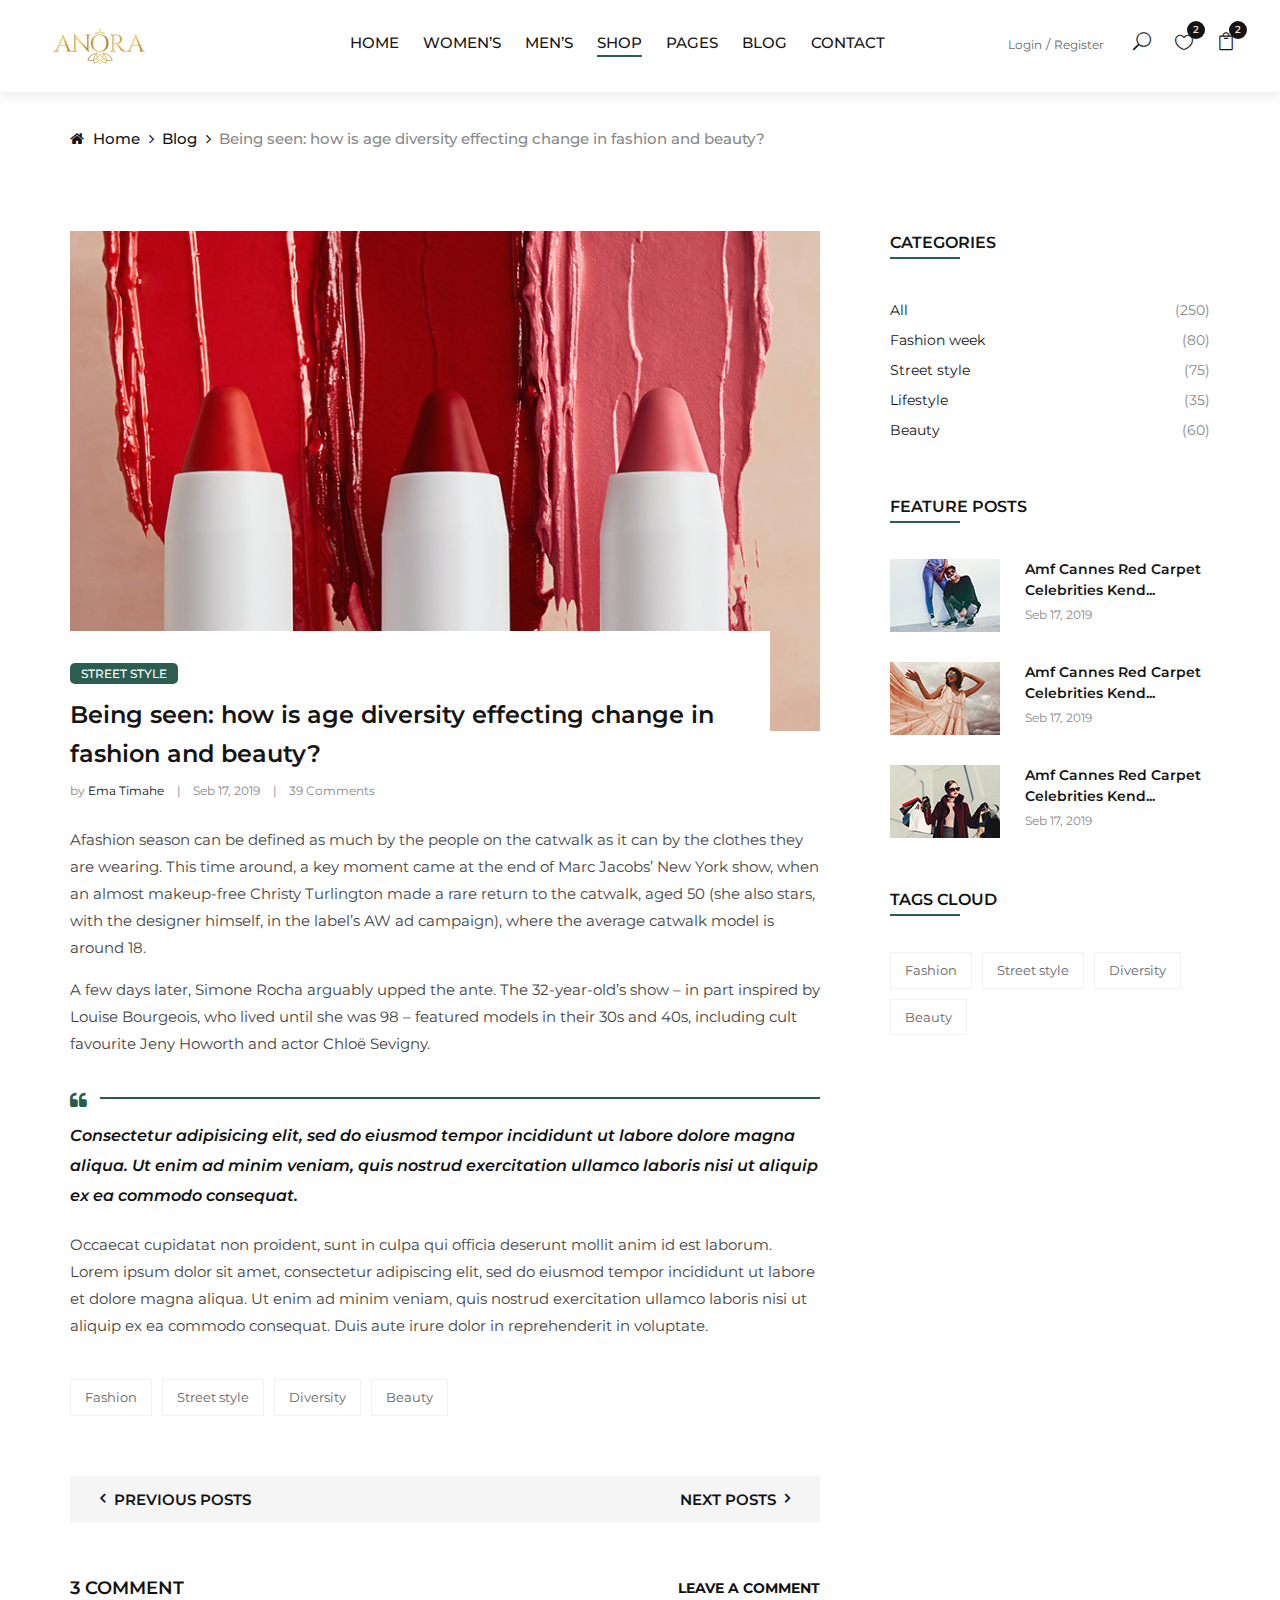
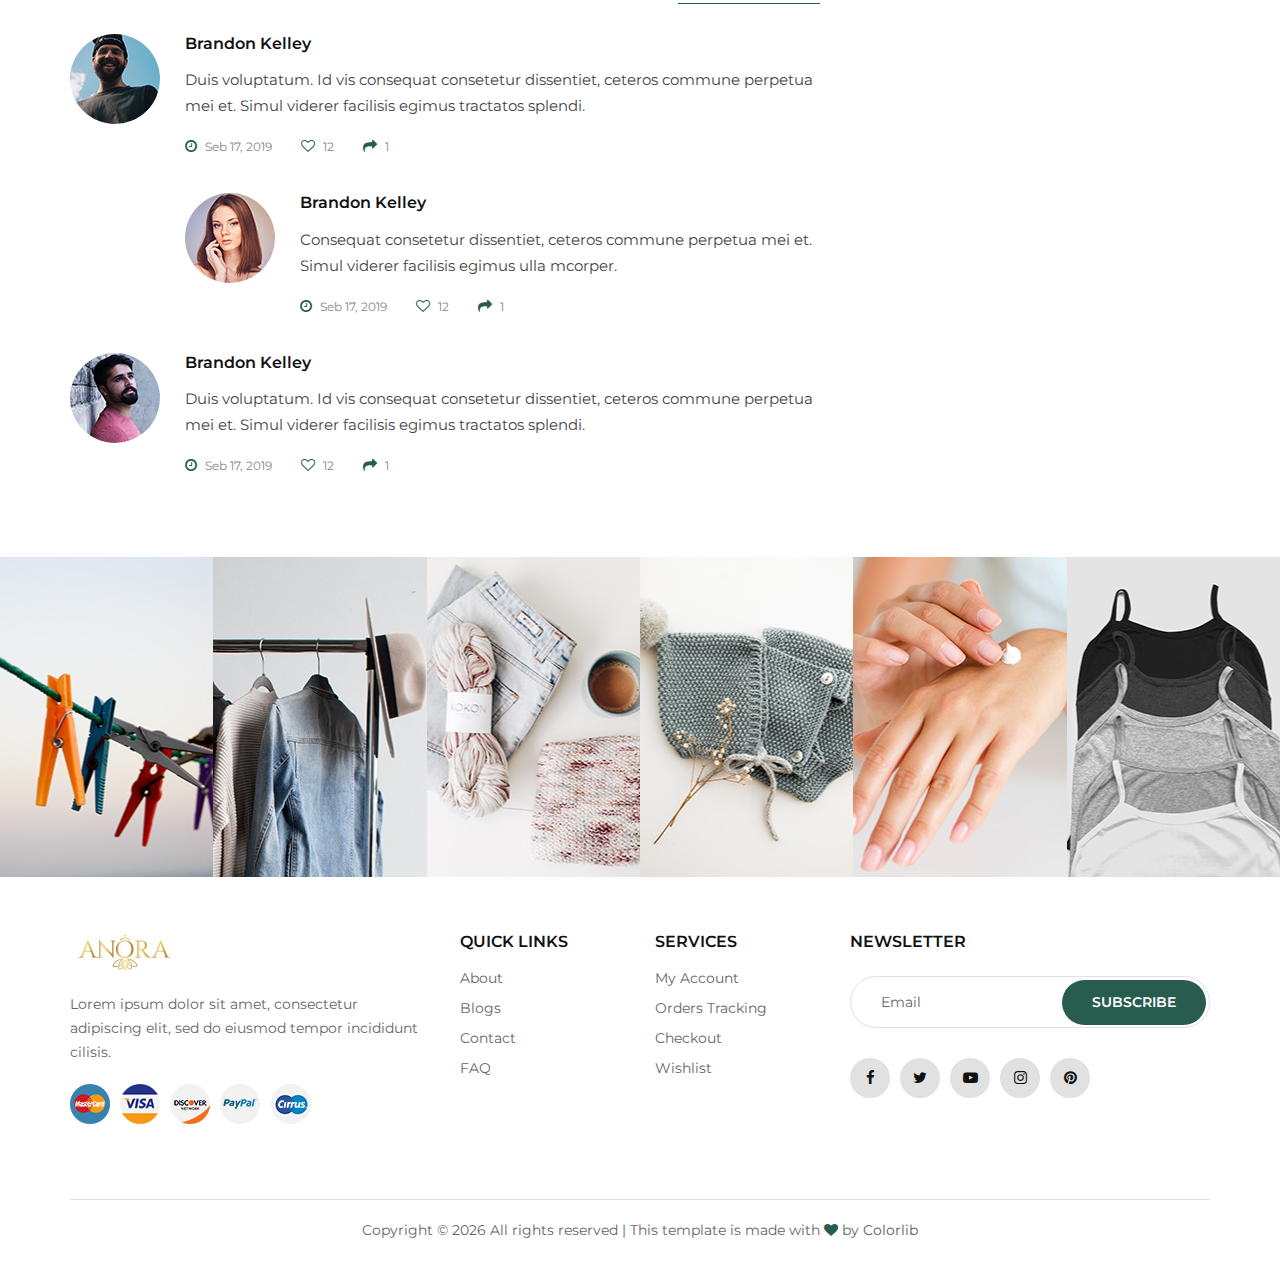
<file: blog-details.html>
<!DOCTYPE html>
<html lang="zxx">

<head>
    <meta charset="UTF-8">
    <meta name="description" content="Ashion Template">
    <meta name="keywords" content="Ashion, unica, creative, html">
    <meta name="viewport" content="width=device-width, initial-scale=1.0">
    <meta http-equiv="X-UA-Compatible" content="ie=edge">
    <title>Ashion | Template</title>

    <!-- Google Font -->
    <link href="https://fonts.googleapis.com/css2?family=Cookie&display=swap" rel="stylesheet">
    <link href="https://fonts.googleapis.com/css2?family=Montserrat:wght@400;500;600;700;800;900&display=swap"
    rel="stylesheet">

    <!-- Css Styles -->
    <link rel="stylesheet" href="css/bootstrap.min.css" type="text/css">
    <link rel="stylesheet" href="css/font-awesome.min.css" type="text/css">
    <link rel="stylesheet" href="css/elegant-icons.css" type="text/css">
    <link rel="stylesheet" href="css/jquery-ui.min.css" type="text/css">
    <link rel="stylesheet" href="css/magnific-popup.css" type="text/css">
    <link rel="stylesheet" href="css/owl.carousel.min.css" type="text/css">
    <link rel="stylesheet" href="css/slicknav.min.css" type="text/css">
    <link rel="stylesheet" href="css/style.css" type="text/css">
</head>

<body>
    <!-- Page Preloder -->
    <div id="preloder">
        <div class="loader"></div>
    </div>

    <!-- Offcanvas Menu Begin -->
    <div class="offcanvas-menu-overlay"></div>
    <div class="offcanvas-menu-wrapper">
        <div class="offcanvas__close">+</div>
        <ul class="offcanvas__widget">
            <li><span class="icon_search search-switch"></span></li>
            <li><a href="#"><span class="icon_heart_alt"></span>
                <div class="tip">2</div>
            </a></li>
            <li><a href="#"><span class="icon_bag_alt"></span>
                <div class="tip">2</div>
            </a></li>
        </ul>
        <div class="offcanvas__logo">
            <a href="./index.html"><img src="img/logo.png" alt="Anora Logo"></a>
        </div>
        <div id="mobile-menu-wrap"></div>
        <div class="offcanvas__auth">
            <a href="#">Login</a>
            <a href="#">Register</a>
        </div>
    </div>
    <!-- Offcanvas Menu End -->

    <!-- Header Section Begin -->
    <header class="header">
        <div class="container-fluid">
            <div class="row">
                <div class="col-xl-3 col-lg-2">
                    <div class="header__logo">
                        <a href="./index.html"><img src="img/logo.png" alt="Anora Logo"></a>
                    </div>
                </div>
                <div class="col-xl-6 col-lg-7">
                    <nav class="header__menu">
                        <ul>
                            <li><a href="./index.html">Home</a></li>
                            <li><a href="#">Women’s</a></li>
                            <li><a href="#">Men’s</a></li>
                            <li class="active"><a href="./shop.html">Shop</a></li>
                            <li><a href="#">Pages</a>
                                <ul class="dropdown">
                                    <li><a href="./product-details.html">Product Details</a></li>
                                    <li><a href="./shop-cart.html">Shop Cart</a></li>
                                    <li><a href="./checkout.html">Checkout</a></li>
                                    <li><a href="./blog-details.html">Blog Details</a></li>
                                </ul>
                            </li>
                            <li><a href="./blog.html">Blog</a></li>
                            <li><a href="./contact.html">Contact</a></li>
                        </ul>
                    </nav>
                </div>
                <div class="col-lg-3">
                    <div class="header__right">
                        <div class="header__right__auth">
                            <a href="#">Login</a>
                            <a href="#">Register</a>
                        </div>
                        <ul class="header__right__widget">
                            <li><span class="icon_search search-switch"></span></li>
                            <li><a href="#"><span class="icon_heart_alt"></span>
                                <div class="tip">2</div>
                            </a></li>
                            <li><a href="#"><span class="icon_bag_alt"></span>
                                <div class="tip">2</div>
                            </a></li>
                        </ul>
                    </div>
                </div>
            </div>
            <div class="canvas__open">
                <i class="fa fa-bars"></i>
            </div>
        </div>
    </header>
    <!-- Header Section End -->

    <!-- Breadcrumb Begin -->
    <div class="breadcrumb-option">
        <div class="container">
            <div class="row">
                <div class="col-lg-12">
                    <div class="breadcrumb__links">
                        <a href="./index.html"><i class="fa fa-home"></i> Home</a>
                        <a href="./blog.html">Blog</a>
                        <span>Being seen: how is age diversity effecting change in fashion and beauty?</span>
                    </div>
                </div>
            </div>
        </div>
    </div>
    <!-- Breadcrumb End -->

    <!-- Blog Details Section Begin -->
    <section class="blog-details spad">
        <div class="container">
            <div class="row">
                <div class="col-lg-8 col-md-8">
                    <div class="blog__details__content">
                        <div class="blog__details__item">
                            <img src="img/blog/details/blog-details.jpg" alt="">
                            <div class="blog__details__item__title">
                                <span class="tip">Street style</span>
                                <h4>Being seen: how is age diversity effecting change in fashion and beauty?</h4>
                                <ul>
                                    <li>by <span>Ema Timahe</span></li>
                                    <li>Seb 17, 2019</li>
                                    <li>39 Comments</li>
                                </ul>
                            </div>
                        </div>
                        <div class="blog__details__desc">
                            <p>Afashion season can be defined as much by the people on the catwalk as it can by the
                                clothes they are wearing. This time around, a key moment came at the end of Marc Jacobs’
                                New York show, when an almost makeup-free Christy Turlington made a rare return to the
                                catwalk, aged 50 (she also stars, with the designer himself, in the label’s AW ad
                            campaign), where the average catwalk model is around 18.</p>
                            <p>A few days later, Simone Rocha arguably upped the ante. The 32-year-old’s show – in part
                                inspired by Louise Bourgeois, who lived until she was 98 – featured models in their 30s
                            and 40s, including cult favourite Jeny Howorth and actor Chloë Sevigny.</p>
                        </div>
                        <div class="blog__details__quote">
                            <div class="icon"><i class="fa fa-quote-left"></i></div>
                            <p>Consectetur adipisicing elit, sed do eiusmod tempor incididunt ut labore dolore magna
                                aliqua. Ut enim ad minim veniam, quis nostrud exercitation ullamco laboris nisi ut
                            aliquip ex ea commodo consequat.</p>
                        </div>
                        <div class="blog__details__desc">
                            <p>Occaecat cupidatat non proident, sunt in culpa qui officia deserunt mollit anim id est
                                laborum. Lorem ipsum dolor sit amet, consectetur adipiscing elit, sed do eiusmod tempor
                                incididunt ut labore et dolore magna aliqua. Ut enim ad minim veniam, quis nostrud
                                exercitation ullamco laboris nisi ut aliquip ex ea commodo consequat. Duis aute irure
                            dolor in reprehenderit in voluptate.</p>
                        </div>
                        <div class="blog__details__tags">
                            <a href="#">Fashion</a>
                            <a href="#">Street style</a>
                            <a href="#">Diversity</a>
                            <a href="#">Beauty</a>
                        </div>
                        <div class="blog__details__btns">
                            <div class="row">
                                <div class="col-lg-6 col-md-6 col-sm-6">
                                    <div class="blog__details__btn__item">
                                        <h6><a href="#"><i class="fa fa-angle-left"></i> Previous posts</a></h6>
                                    </div>
                                </div>
                                <div class="col-lg-6 col-md-6 col-sm-6">
                                    <div class="blog__details__btn__item blog__details__btn__item--next">
                                        <h6><a href="#">Next posts <i class="fa fa-angle-right"></i></a></h6>
                                    </div>
                                </div>
                            </div>
                        </div>
                        <div class="blog__details__comment">
                            <h5>3 Comment</h5>
                            <a href="#" class="leave-btn">Leave a comment</a>
                            <div class="blog__comment__item">
                                <div class="blog__comment__item__pic">
                                    <img src="img/blog/details/comment-1.jpg" alt="">
                                </div>
                                <div class="blog__comment__item__text">
                                    <h6>Brandon Kelley</h6>
                                    <p>Duis voluptatum. Id vis consequat consetetur dissentiet, ceteros commune perpetua
                                    mei et. Simul viderer facilisis egimus tractatos splendi.</p>
                                    <ul>
                                        <li><i class="fa fa-clock-o"></i> Seb 17, 2019</li>
                                        <li><i class="fa fa-heart-o"></i> 12</li>
                                        <li><i class="fa fa-share"></i> 1</li>
                                    </ul>
                                </div>
                            </div>
                            <div class="blog__comment__item blog__comment__item--reply">
                                <div class="blog__comment__item__pic">
                                    <img src="img/blog/details/comment-2.jpg" alt="">
                                </div>
                                <div class="blog__comment__item__text">
                                    <h6>Brandon Kelley</h6>
                                    <p>Consequat consetetur dissentiet, ceteros commune perpetua mei et. Simul viderer
                                    facilisis egimus ulla mcorper.</p>
                                    <ul>
                                        <li><i class="fa fa-clock-o"></i> Seb 17, 2019</li>
                                        <li><i class="fa fa-heart-o"></i> 12</li>
                                        <li><i class="fa fa-share"></i> 1</li>
                                    </ul>
                                </div>
                            </div>
                            <div class="blog__comment__item">
                                <div class="blog__comment__item__pic">
                                    <img src="img/blog/details/comment-3.jpg" alt="">
                                </div>
                                <div class="blog__comment__item__text">
                                    <h6>Brandon Kelley</h6>
                                    <p>Duis voluptatum. Id vis consequat consetetur dissentiet, ceteros commune perpetua
                                    mei et. Simul viderer facilisis egimus tractatos splendi.</p>
                                    <ul>
                                        <li><i class="fa fa-clock-o"></i> Seb 17, 2019</li>
                                        <li><i class="fa fa-heart-o"></i> 12</li>
                                        <li><i class="fa fa-share"></i> 1</li>
                                    </ul>
                                </div>
                            </div>
                        </div>
                    </div>
                </div>
                <div class="col-lg-4 col-md-4">
                    <div class="blog__sidebar">
                        <div class="blog__sidebar__item">
                            <div class="section-title">
                                <h4>Categories</h4>
                            </div>
                            <ul>
                                <li><a href="#">All <span>(250)</span></a></li>
                                <li><a href="#">Fashion week <span>(80)</span></a></li>
                                <li><a href="#">Street style <span>(75)</span></a></li>
                                <li><a href="#">Lifestyle <span>(35)</span></a></li>
                                <li><a href="#">Beauty <span>(60)</span></a></li>
                            </ul>
                        </div>
                        <div class="blog__sidebar__item">
                            <div class="section-title">
                                <h4>Feature posts</h4>
                            </div>
                            <a href="#" class="blog__feature__item">
                                <div class="blog__feature__item__pic">
                                    <img src="img/blog/sidebar/fp-1.jpg" alt="">
                                </div>
                                <div class="blog__feature__item__text">
                                    <h6>Amf Cannes Red Carpet Celebrities Kend...</h6>
                                    <span>Seb 17, 2019</span>
                                </div>
                            </a>
                            <a href="#" class="blog__feature__item">
                                <div class="blog__feature__item__pic">
                                    <img src="img/blog/sidebar/fp-2.jpg" alt="">
                                </div>
                                <div class="blog__feature__item__text">
                                    <h6>Amf Cannes Red Carpet Celebrities Kend...</h6>
                                    <span>Seb 17, 2019</span>
                                </div>
                            </a>
                            <a href="#" class="blog__feature__item">
                                <div class="blog__feature__item__pic">
                                    <img src="img/blog/sidebar/fp-3.jpg" alt="">
                                </div>
                                <div class="blog__feature__item__text">
                                    <h6>Amf Cannes Red Carpet Celebrities Kend...</h6>
                                    <span>Seb 17, 2019</span>
                                </div>
                            </a>
                        </div>
                        <div class="blog__sidebar__item">
                            <div class="section-title">
                                <h4>Tags cloud</h4>
                            </div>
                            <div class="blog__sidebar__tags">
                                <a href="#">Fashion</a>
                                <a href="#">Street style</a>
                                <a href="#">Diversity</a>
                                <a href="#">Beauty</a>
                            </div>
                        </div>
                    </div>
                </div>
            </div>
        </div>
    </section>
    <!-- Blog Details Section End -->

    <!-- Instagram Begin -->
    <div class="instagram">
        <div class="container-fluid">
            <div class="row">
                <div class="col-lg-2 col-md-4 col-sm-4 col-md-6 col-sm-6 p-0">
                    <div class="instagram__item set-bg" data-setbg="img/instagram/insta-1.jpg">
                        <div class="instagram__text">
                            <i class="fa fa-instagram"></i>
                            <a href="#">@ anoraartsandfashion</a>
                        </div>
                    </div>
                </div>
                <div class="col-lg-2 col-md-4 col-sm-4 col-md-6 col-sm-6 p-0">
                    <div class="instagram__item set-bg" data-setbg="img/instagram/insta-2.jpg">
                        <div class="instagram__text">
                            <i class="fa fa-instagram"></i>
                            <a href="#">@ anoraartsandfashion</a>
                        </div>
                    </div>
                </div>
                <div class="col-lg-2 col-md-4 col-sm-4 col-md-6 col-sm-6 p-0">
                    <div class="instagram__item set-bg" data-setbg="img/instagram/insta-3.jpg">
                        <div class="instagram__text">
                            <i class="fa fa-instagram"></i>
                            <a href="#">@ anoraartsandfashion</a>
                        </div>
                    </div>
                </div>
                <div class="col-lg-2 col-md-4 col-sm-4 col-md-6 col-sm-6 p-0">
                    <div class="instagram__item set-bg" data-setbg="img/instagram/insta-4.jpg">
                        <div class="instagram__text">
                            <i class="fa fa-instagram"></i>
                            <a href="#">@ anoraartsandfashion</a>
                        </div>
                    </div>
                </div>
                <div class="col-lg-2 col-md-4 col-sm-4 col-md-6 col-sm-6 p-0">
                    <div class="instagram__item set-bg" data-setbg="img/instagram/insta-5.jpg">
                        <div class="instagram__text">
                            <i class="fa fa-instagram"></i>
                            <a href="#">@ anoraartsandfashion</a>
                        </div>
                    </div>
                </div>
                <div class="col-lg-2 col-md-4 col-sm-4 col-md-6 col-sm-6 p-0">
                    <div class="instagram__item set-bg" data-setbg="img/instagram/insta-6.jpg">
                        <div class="instagram__text">
                            <i class="fa fa-instagram"></i>
                            <a href="#">@ anoraartsandfashion</a>
                        </div>
                    </div>
                </div>
            </div>
        </div>
    </div>
    <!-- Instagram End -->

    <!-- Footer Section Begin -->
    <footer class="footer">
        <div class="container">
            <div class="row">
                <div class="col-lg-4 col-md-6 col-sm-7">
                    <div class="footer__about">
                        <div class="footer__logo">
                            <a href="./index.html"><img src="img/logo.png" alt="Anora Logo"></a>
                        </div>
                        <p>Lorem ipsum dolor sit amet, consectetur adipiscing elit, sed do eiusmod tempor incididunt
                        cilisis.</p>
                        <div class="footer__payment">
                            <a href="#"><img src="img/payment/payment-1.png" alt=""></a>
                            <a href="#"><img src="img/payment/payment-2.png" alt=""></a>
                            <a href="#"><img src="img/payment/payment-3.png" alt=""></a>
                            <a href="#"><img src="img/payment/payment-4.png" alt=""></a>
                            <a href="#"><img src="img/payment/payment-5.png" alt=""></a>
                        </div>
                    </div>
                </div>
                <div class="col-lg-2 col-md-3 col-sm-5">
                    <div class="footer__widget">
                        <h6>Quick links</h6>
                        <ul>
                            <li><a href="#">About</a></li>
                            <li><a href="#">Blogs</a></li>
                            <li><a href="#">Contact</a></li>
                            <li><a href="#">FAQ</a></li>
                        </ul>
                    </div>
                </div>
                <div class="col-lg-2 col-md-3 col-sm-4">
                    <div class="footer__widget">
                        <h6>Services</h6>
                        <ul>
                            <li><a href="#">My Account</a></li>
                            <li><a href="#">Orders Tracking</a></li>
                            <li><a href="#">Checkout</a></li>
                            <li><a href="#">Wishlist</a></li>
                        </ul>
                    </div>
                </div>
                <div class="col-lg-4 col-md-8 col-sm-8">
                    <div class="footer__newslatter">
                        <h6>NEWSLETTER</h6>
                        <form action="#">
                            <input type="text" placeholder="Email">
                            <button type="submit" class="site-btn">Subscribe</button>
                        </form>
                        <div class="footer__social">
                            <a href="#"><i class="fa fa-facebook"></i></a>
                            <a href="#"><i class="fa fa-twitter"></i></a>
                            <a href="#"><i class="fa fa-youtube-play"></i></a>
                            <a href="#"><i class="fa fa-instagram"></i></a>
                            <a href="#"><i class="fa fa-pinterest"></i></a>
                        </div>
                    </div>
                </div>
            </div>
            <div class="row">
                <div class="col-lg-12">
                    <!-- Link back to Colorlib can't be removed. Template is licensed under CC BY 3.0. -->
                    <div class="footer__copyright__text">
                        <p>Copyright &copy; <script>document.write(new Date().getFullYear());</script> All rights reserved | This template is made with <i class="fa fa-heart" aria-hidden="true"></i> by <a href="https://colorlib.com" target="_blank">Colorlib</a></p>
                    </div>
                    <!-- Link back to Colorlib can't be removed. Template is licensed under CC BY 3.0. -->
                </div>
            </div>
        </div>
    </footer>
    <!-- Footer Section End -->

    <!-- Search Begin -->
    <div class="search-model">
        <div class="h-100 d-flex align-items-center justify-content-center">
            <div class="search-close-switch">+</div>
            <form class="search-model-form">
                <input type="text" id="search-input" placeholder="Search here.....">
            </form>
        </div>
    </div>
    <!-- Search End -->

    <!-- Js Plugins -->
    <script src="js/jquery-3.3.1.min.js"></script>
    <script src="js/bootstrap.min.js"></script>
    <script src="js/jquery.magnific-popup.min.js"></script>
    <script src="js/jquery-ui.min.js"></script>
    <script src="js/mixitup.min.js"></script>
    <script src="js/jquery.countdown.min.js"></script>
    <script src="js/jquery.slicknav.js"></script>
    <script src="js/owl.carousel.min.js"></script>
    <script src="js/jquery.nicescroll.min.js"></script>
    <script src="js/main.js"></script>
</body>

</html>
</file>
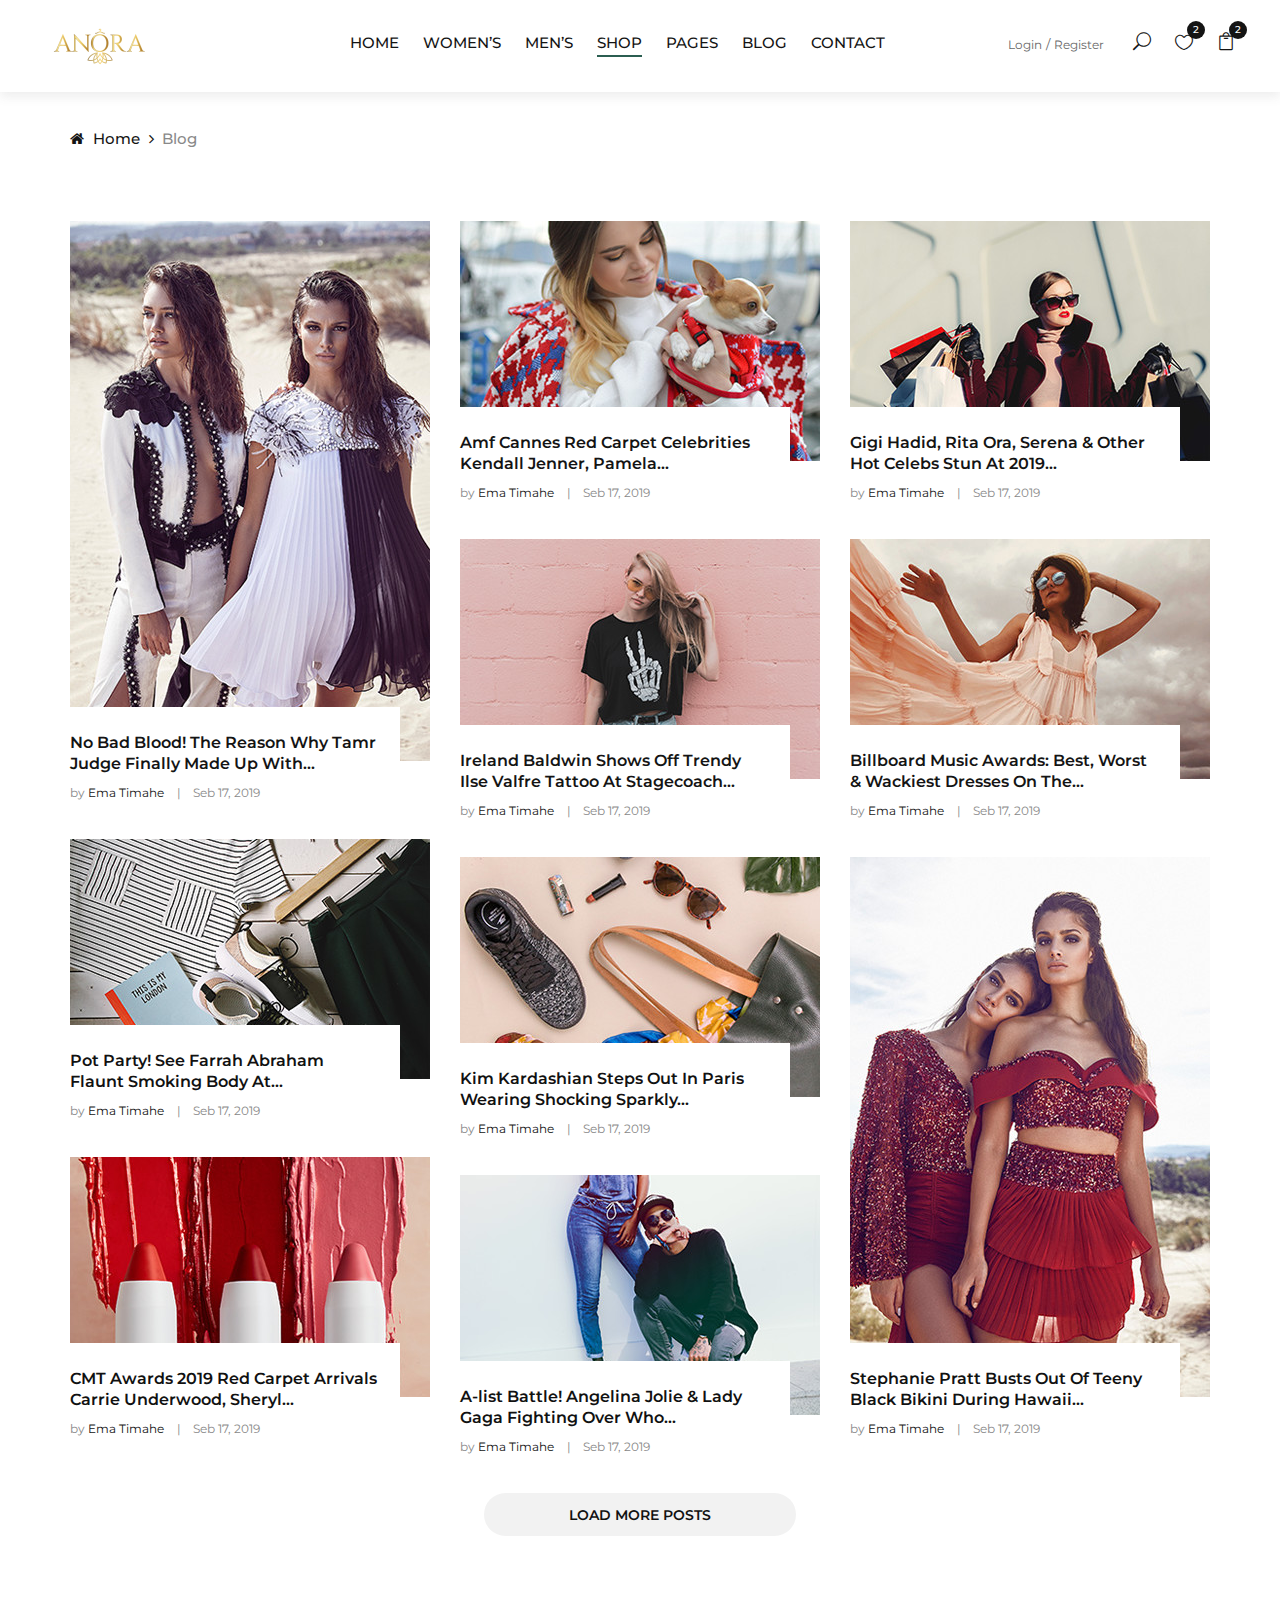
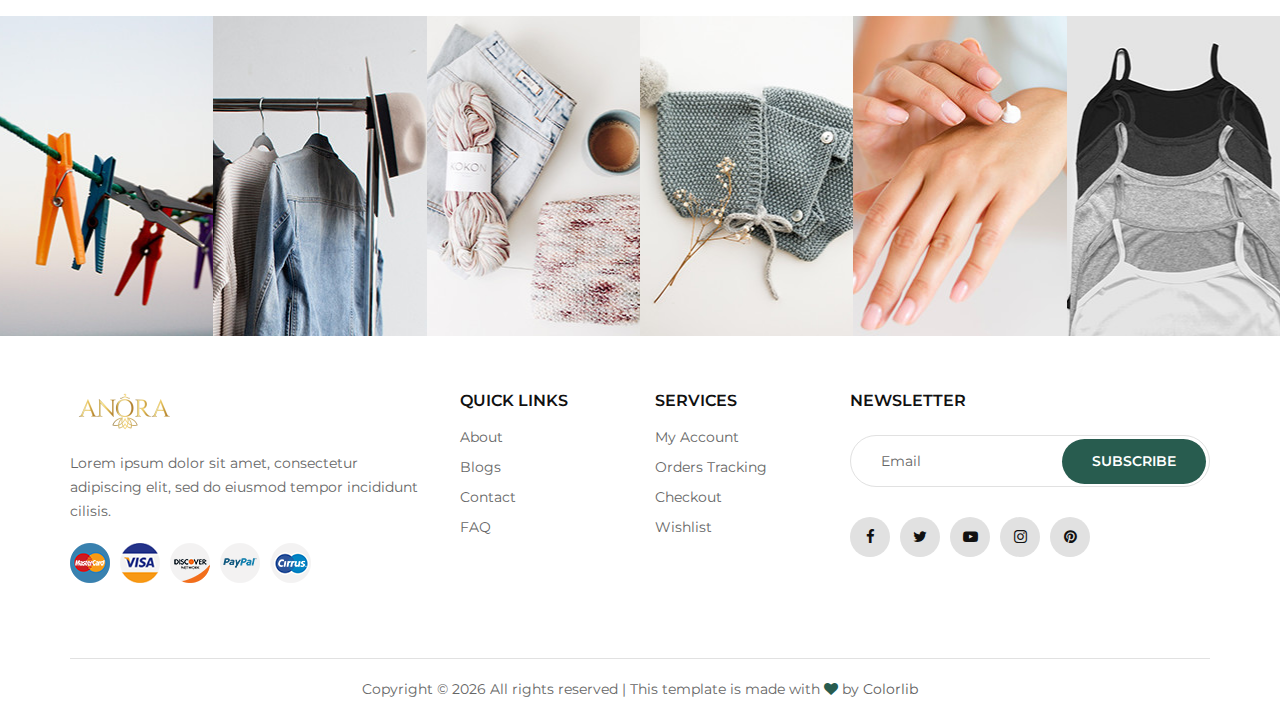
<file: blog.html>
<!DOCTYPE html>
<html lang="zxx">

<head>
    <meta charset="UTF-8">
    <meta name="description" content="Ashion Template">
    <meta name="keywords" content="Ashion, unica, creative, html">
    <meta name="viewport" content="width=device-width, initial-scale=1.0">
    <meta http-equiv="X-UA-Compatible" content="ie=edge">
    <title>Ashion | Template</title>

    <!-- Google Font -->
    <link href="https://fonts.googleapis.com/css2?family=Cookie&display=swap" rel="stylesheet">
    <link href="https://fonts.googleapis.com/css2?family=Montserrat:wght@400;500;600;700;800;900&display=swap"
    rel="stylesheet">

    <!-- Css Styles -->
    <link rel="stylesheet" href="css/bootstrap.min.css" type="text/css">
    <link rel="stylesheet" href="css/font-awesome.min.css" type="text/css">
    <link rel="stylesheet" href="css/elegant-icons.css" type="text/css">
    <link rel="stylesheet" href="css/jquery-ui.min.css" type="text/css">
    <link rel="stylesheet" href="css/magnific-popup.css" type="text/css">
    <link rel="stylesheet" href="css/owl.carousel.min.css" type="text/css">
    <link rel="stylesheet" href="css/slicknav.min.css" type="text/css">
    <link rel="stylesheet" href="css/style.css" type="text/css">
</head>

<body>
    <!-- Page Preloder -->
    <div id="preloder">
        <div class="loader"></div>
    </div>

    <!-- Offcanvas Menu Begin -->
    <div class="offcanvas-menu-overlay"></div>
    <div class="offcanvas-menu-wrapper">
        <div class="offcanvas__close">+</div>
        <ul class="offcanvas__widget">
            <li><span class="icon_search search-switch"></span></li>
            <li><a href="#"><span class="icon_heart_alt"></span>
                <div class="tip">2</div>
            </a></li>
            <li><a href="#"><span class="icon_bag_alt"></span>
                <div class="tip">2</div>
            </a></li>
        </ul>
        <div class="offcanvas__logo">
            <a href="./index.html"><img src="img/logo.png" alt="Anora Logo"></a>
        </div>
        <div id="mobile-menu-wrap"></div>
        <div class="offcanvas__auth">
            <a href="#">Login</a>
            <a href="#">Register</a>
        </div>
    </div>
    <!-- Offcanvas Menu End -->

    <!-- Header Section Begin -->
    <header class="header">
        <div class="container-fluid">
            <div class="row">
                <div class="col-xl-3 col-lg-2">
                    <div class="header__logo">
                        <a href="./index.html"><img src="img/logo.png" alt="Anora Logo"></a>
                    </div>
                </div>
                <div class="col-xl-6 col-lg-7">
                    <nav class="header__menu">
                        <ul>
                            <li><a href="./index.html">Home</a></li>
                            <li><a href="#">Women’s</a></li>
                            <li><a href="#">Men’s</a></li>
                            <li class="active"><a href="./shop.html">Shop</a></li>
                            <li><a href="#">Pages</a>
                                <ul class="dropdown">
                                    <li><a href="./product-details.html">Product Details</a></li>
                                    <li><a href="./shop-cart.html">Shop Cart</a></li>
                                    <li><a href="./checkout.html">Checkout</a></li>
                                    <li><a href="./blog-details.html">Blog Details</a></li>
                                </ul>
                            </li>
                            <li><a href="./blog.html">Blog</a></li>
                            <li><a href="./contact.html">Contact</a></li>
                        </ul>
                    </nav>
                </div>
                <div class="col-lg-3">
                    <div class="header__right">
                        <div class="header__right__auth">
                            <a href="#">Login</a>
                            <a href="#">Register</a>
                        </div>
                        <ul class="header__right__widget">
                            <li><span class="icon_search search-switch"></span></li>
                            <li><a href="#"><span class="icon_heart_alt"></span>
                                <div class="tip">2</div>
                            </a></li>
                            <li><a href="#"><span class="icon_bag_alt"></span>
                                <div class="tip">2</div>
                            </a></li>
                        </ul>
                    </div>
                </div>
            </div>
            <div class="canvas__open">
                <i class="fa fa-bars"></i>
            </div>
        </div>
    </header>
    <!-- Header Section End -->

    <!-- Breadcrumb Begin -->
    <div class="breadcrumb-option">
        <div class="container">
            <div class="row">
                <div class="col-lg-12">
                    <div class="breadcrumb__links">
                        <a href="./index.html"><i class="fa fa-home"></i> Home</a>
                        <span>Blog</span>
                    </div>
                </div>
            </div>
        </div>
    </div>
    <!-- Breadcrumb End -->

    <!-- Blog Section Begin -->
    <section class="blog spad">
        <div class="container">
            <div class="row">
                <div class="col-lg-4 col-md-4 col-sm-6">
                    <div class="blog__item">
                        <div class="blog__item__pic large__item set-bg" data-setbg="img/blog/blog-1.jpg"></div>
                        <div class="blog__item__text">
                            <h6><a href="#">No Bad Blood! The Reason Why Tamr Judge Finally Made Up With...</a></h6>
                            <ul>
                                <li>by <span>Ema Timahe</span></li>
                                <li>Seb 17, 2019</li>
                            </ul>
                        </div>
                    </div>
                    <div class="blog__item">
                        <div class="blog__item__pic set-bg" data-setbg="img/blog/blog-7.jpg"></div>
                        <div class="blog__item__text">
                            <h6><a href="#">Pot Party! See Farrah Abraham Flaunt Smoking Body At...</a></h6>
                            <ul>
                                <li>by <span>Ema Timahe</span></li>
                                <li>Seb 17, 2019</li>
                            </ul>
                        </div>
                    </div>
                    <div class="blog__item">
                        <div class="blog__item__pic set-bg" data-setbg="img/blog/blog-9.jpg"></div>
                        <div class="blog__item__text">
                            <h6><a href="#">CMT Awards 2019 Red Carpet Arrivals Carrie Underwood, Sheryl...</a></h6>
                            <ul>
                                <li>by <span>Ema Timahe</span></li>
                                <li>Seb 17, 2019</li>
                            </ul>
                        </div>
                    </div>
                </div>
                <div class="col-lg-4 col-md-4 col-sm-6">
                    <div class="blog__item">
                        <div class="blog__item__pic set-bg" data-setbg="img/blog/blog-2.jpg"></div>
                        <div class="blog__item__text">
                            <h6><a href="#">Amf Cannes Red Carpet Celebrities Kendall Jenner, Pamela...</a></h6>
                            <ul>
                                <li>by <span>Ema Timahe</span></li>
                                <li>Seb 17, 2019</li>
                            </ul>
                        </div>
                    </div>
                    <div class="blog__item">
                        <div class="blog__item__pic set-bg" data-setbg="img/blog/blog-4.jpg"></div>
                        <div class="blog__item__text">
                            <h6><a href="#">Ireland Baldwin Shows Off Trendy Ilse Valfre Tattoo At Stagecoach...</a>
                            </h6>
                            <ul>
                                <li>by <span>Ema Timahe</span></li>
                                <li>Seb 17, 2019</li>
                            </ul>
                        </div>
                    </div>
                    <div class="blog__item">
                        <div class="blog__item__pic set-bg" data-setbg="img/blog/blog-8.jpg"></div>
                        <div class="blog__item__text">
                            <h6><a href="#">Kim Kardashian Steps Out In Paris Wearing Shocking Sparkly...</a></h6>
                            <ul>
                                <li>by <span>Ema Timahe</span></li>
                                <li>Seb 17, 2019</li>
                            </ul>
                        </div>
                    </div>
                    <div class="blog__item">
                        <div class="blog__item__pic set-bg" data-setbg="img/blog/blog-10.jpg"></div>
                        <div class="blog__item__text">
                            <h6><a href="#">A-list Battle! Angelina Jolie & Lady Gaga Fighting Over Who...</a></h6>
                            <ul>
                                <li>by <span>Ema Timahe</span></li>
                                <li>Seb 17, 2019</li>
                            </ul>
                        </div>
                    </div>
                </div>
                <div class="col-lg-4 col-md-4 col-sm-6">
                    <div class="blog__item">
                        <div class="blog__item__pic set-bg" data-setbg="img/blog/blog-3.jpg"></div>
                        <div class="blog__item__text">
                            <h6><a href="#">Gigi Hadid, Rita Ora, Serena & Other Hot Celebs Stun At 2019...</a></h6>
                            <ul>
                                <li>by <span>Ema Timahe</span></li>
                                <li>Seb 17, 2019</li>
                            </ul>
                        </div>
                    </div>
                    <div class="blog__item">
                        <div class="blog__item__pic set-bg" data-setbg="img/blog/blog-5.jpg"></div>
                        <div class="blog__item__text">
                            <h6><a href="#">Billboard Music Awards: Best, Worst & Wackiest Dresses On The...</a></h6>
                            <ul>
                                <li>by <span>Ema Timahe</span></li>
                                <li>Seb 17, 2019</li>
                            </ul>
                        </div>
                    </div>
                    <div class="blog__item">
                        <div class="blog__item__pic large__item set-bg" data-setbg="img/blog/blog-6.jpg"></div>
                        <div class="blog__item__text">
                            <h6><a href="#">Stephanie Pratt Busts Out Of Teeny Black Bikini During Hawaii...</a></h6>
                            <ul>
                                <li>by <span>Ema Timahe</span></li>
                                <li>Seb 17, 2019</li>
                            </ul>
                        </div>
                    </div>
                </div>
                <div class="col-lg-12 text-center">
                    <a href="#" class="primary-btn load-btn">Load more posts</a>
                </div>
            </div>
        </div>
    </section>
    <!-- Blog Section End -->

    <!-- Instagram Begin -->
    <div class="instagram">
        <div class="container-fluid">
            <div class="row">
                <div class="col-lg-2 col-md-4 col-sm-4 p-0">
                    <div class="instagram__item set-bg" data-setbg="img/instagram/insta-1.jpg">
                        <div class="instagram__text">
                            <i class="fa fa-instagram"></i>
                            <a href="#">@ anoraartsandfashion</a>
                        </div>
                    </div>
                </div>
                <div class="col-lg-2 col-md-4 col-sm-4 p-0">
                    <div class="instagram__item set-bg" data-setbg="img/instagram/insta-2.jpg">
                        <div class="instagram__text">
                            <i class="fa fa-instagram"></i>
                            <a href="#">@ anoraartsandfashion</a>
                        </div>
                    </div>
                </div>
                <div class="col-lg-2 col-md-4 col-sm-4 p-0">
                    <div class="instagram__item set-bg" data-setbg="img/instagram/insta-3.jpg">
                        <div class="instagram__text">
                            <i class="fa fa-instagram"></i>
                            <a href="#">@ anoraartsandfashion</a>
                        </div>
                    </div>
                </div>
                <div class="col-lg-2 col-md-4 col-sm-4 p-0">
                    <div class="instagram__item set-bg" data-setbg="img/instagram/insta-4.jpg">
                        <div class="instagram__text">
                            <i class="fa fa-instagram"></i>
                            <a href="#">@ anoraartsandfashion</a>
                        </div>
                    </div>
                </div>
                <div class="col-lg-2 col-md-4 col-sm-4 p-0">
                    <div class="instagram__item set-bg" data-setbg="img/instagram/insta-5.jpg">
                        <div class="instagram__text">
                            <i class="fa fa-instagram"></i>
                            <a href="#">@ anoraartsandfashion</a>
                        </div>
                    </div>
                </div>
                <div class="col-lg-2 col-md-4 col-sm-4 p-0">
                    <div class="instagram__item set-bg" data-setbg="img/instagram/insta-6.jpg">
                        <div class="instagram__text">
                            <i class="fa fa-instagram"></i>
                            <a href="#">@ anoraartsandfashion</a>
                        </div>
                    </div>
                </div>
            </div>
        </div>
    </div>
    <!-- Instagram End -->

    <!-- Footer Section Begin -->
    <footer class="footer">
        <div class="container">
            <div class="row">
                <div class="col-lg-4 col-md-6 col-sm-7">
                    <div class="footer__about">
                        <div class="footer__logo">
                            <a href="./index.html"><img src="img/logo.png" alt="Anora Logo"></a>
                        </div>
                        <p>Lorem ipsum dolor sit amet, consectetur adipiscing elit, sed do eiusmod tempor incididunt
                        cilisis.</p>
                        <div class="footer__payment">
                            <a href="#"><img src="img/payment/payment-1.png" alt=""></a>
                            <a href="#"><img src="img/payment/payment-2.png" alt=""></a>
                            <a href="#"><img src="img/payment/payment-3.png" alt=""></a>
                            <a href="#"><img src="img/payment/payment-4.png" alt=""></a>
                            <a href="#"><img src="img/payment/payment-5.png" alt=""></a>
                        </div>
                    </div>
                </div>
                <div class="col-lg-2 col-md-3 col-sm-5">
                    <div class="footer__widget">
                        <h6>Quick links</h6>
                        <ul>
                            <li><a href="#">About</a></li>
                            <li><a href="#">Blogs</a></li>
                            <li><a href="#">Contact</a></li>
                            <li><a href="#">FAQ</a></li>
                        </ul>
                    </div>
                </div>
                <div class="col-lg-2 col-md-3 col-sm-4">
                    <div class="footer__widget">
                        <h6>Services</h6>
                        <ul>
                            <li><a href="#">My Account</a></li>
                            <li><a href="#">Orders Tracking</a></li>
                            <li><a href="#">Checkout</a></li>
                            <li><a href="#">Wishlist</a></li>
                        </ul>
                    </div>
                </div>
                <div class="col-lg-4 col-md-8 col-sm-8">
                    <div class="footer__newslatter">
                        <h6>NEWSLETTER</h6>
                        <form action="#">
                            <input type="text" placeholder="Email">
                            <button type="submit" class="site-btn">Subscribe</button>
                        </form>
                        <div class="footer__social">
                            <a href="#"><i class="fa fa-facebook"></i></a>
                            <a href="#"><i class="fa fa-twitter"></i></a>
                            <a href="#"><i class="fa fa-youtube-play"></i></a>
                            <a href="#"><i class="fa fa-instagram"></i></a>
                            <a href="#"><i class="fa fa-pinterest"></i></a>
                        </div>
                    </div>
                </div>
            </div>
            <div class="row">
                <div class="col-lg-12">
                    <!-- Link back to Colorlib can't be removed. Template is licensed under CC BY 3.0. -->
                    <div class="footer__copyright__text">
                        <p>Copyright &copy; <script>document.write(new Date().getFullYear());</script> All rights reserved | This template is made with <i class="fa fa-heart" aria-hidden="true"></i> by <a href="https://colorlib.com" target="_blank">Colorlib</a></p>
                    </div>
                    <!-- Link back to Colorlib can't be removed. Template is licensed under CC BY 3.0. -->
                </div>
            </div>
        </div>
    </footer>
    <!-- Footer Section End -->

    <!-- Search Begin -->
    <div class="search-model">
        <div class="h-100 d-flex align-items-center justify-content-center">
            <div class="search-close-switch">+</div>
            <form class="search-model-form">
                <input type="text" id="search-input" placeholder="Search here.....">
            </form>
        </div>
    </div>
    <!-- Search End -->

    <!-- Js Plugins -->
    <script src="js/jquery-3.3.1.min.js"></script>
    <script src="js/bootstrap.min.js"></script>
    <script src="js/jquery.magnific-popup.min.js"></script>
    <script src="js/jquery-ui.min.js"></script>
    <script src="js/mixitup.min.js"></script>
    <script src="js/jquery.countdown.min.js"></script>
    <script src="js/jquery.slicknav.js"></script>
    <script src="js/owl.carousel.min.js"></script>
    <script src="js/jquery.nicescroll.min.js"></script>
    <script src="js/main.js"></script>
</body>

</html>
</file>
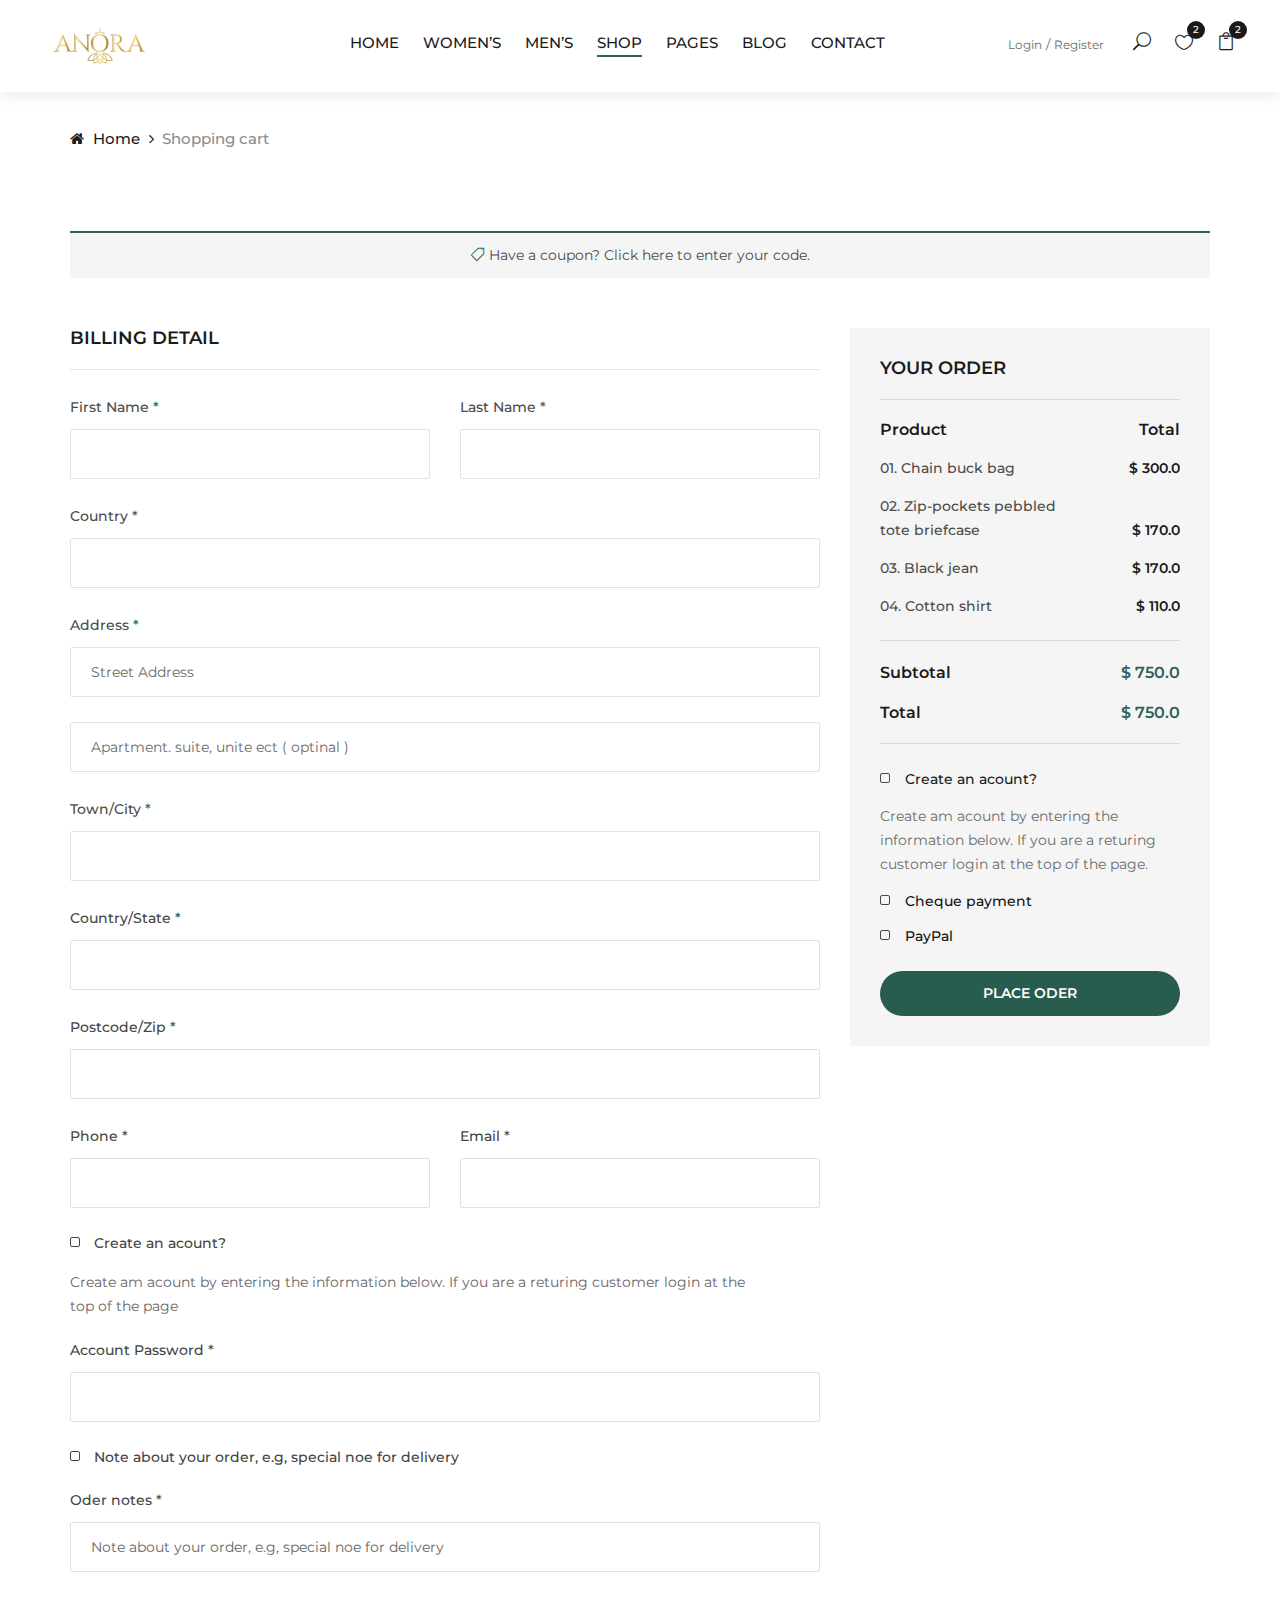
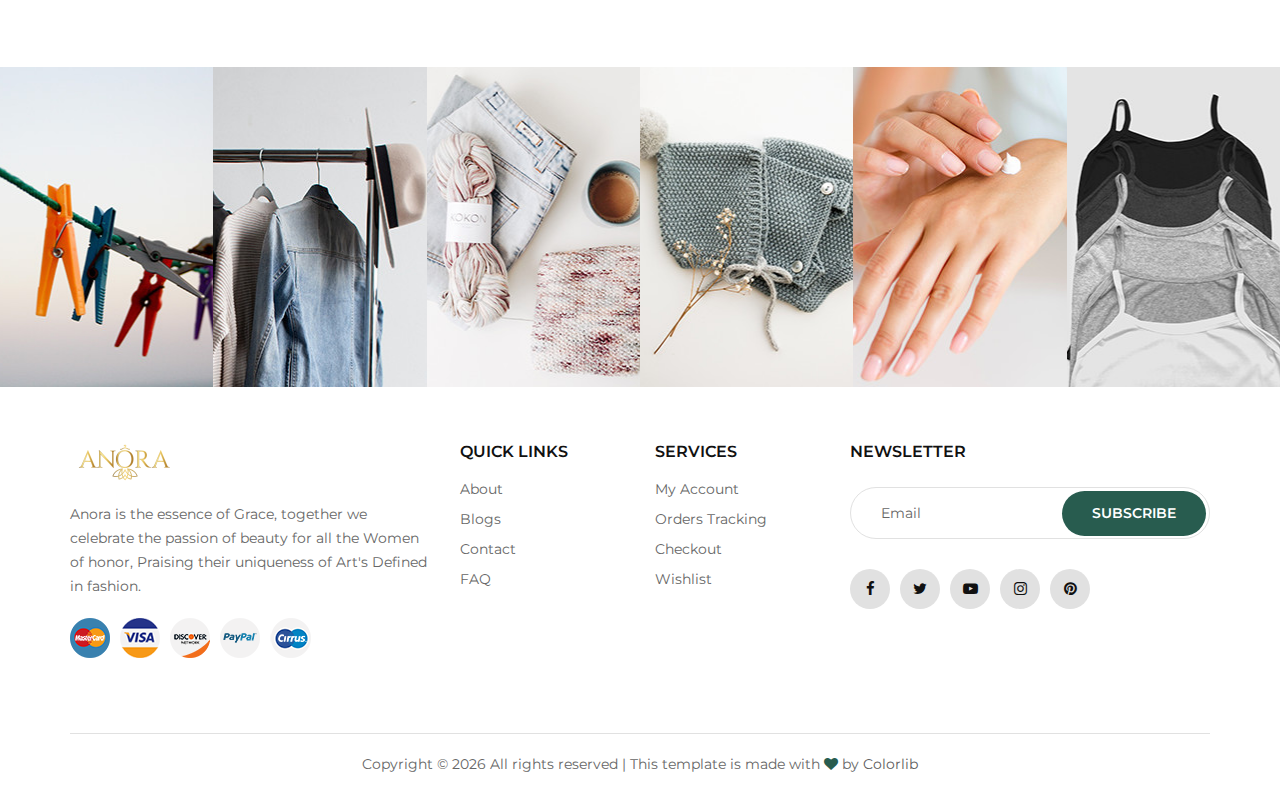
<file: checkout.html>
<!DOCTYPE html>
<html lang="zxx">

<head>
    <meta charset="UTF-8">
    <meta name="description" content="Ashion Template">
    <meta name="keywords" content="Ashion, unica, creative, html">
    <meta name="viewport" content="width=device-width, initial-scale=1.0">
    <meta http-equiv="X-UA-Compatible" content="ie=edge">
    <title>Ashion | Template</title>

    <!-- Google Font -->
    <link href="https://fonts.googleapis.com/css2?family=Cookie&display=swap" rel="stylesheet">
    <link href="https://fonts.googleapis.com/css2?family=Montserrat:wght@400;500;600;700;800;900&display=swap"
    rel="stylesheet">

    <!-- Css Styles -->
    <link rel="stylesheet" href="css/bootstrap.min.css" type="text/css">
    <link rel="stylesheet" href="css/font-awesome.min.css" type="text/css">
    <link rel="stylesheet" href="css/elegant-icons.css" type="text/css">
    <link rel="stylesheet" href="css/jquery-ui.min.css" type="text/css">
    <link rel="stylesheet" href="css/magnific-popup.css" type="text/css">
    <link rel="stylesheet" href="css/owl.carousel.min.css" type="text/css">
    <link rel="stylesheet" href="css/slicknav.min.css" type="text/css">
    <link rel="stylesheet" href="css/style.css" type="text/css">
</head>

<body>
    <!-- Page Preloder -->
    <div id="preloder">
        <div class="loader"></div>
    </div>

    <!-- Offcanvas Menu Begin -->
    <div class="offcanvas-menu-overlay"></div>
    <div class="offcanvas-menu-wrapper">
        <div class="offcanvas__close">+</div>
        <ul class="offcanvas__widget">
            <li><span class="icon_search search-switch"></span></li>
            <li><a href="#"><span class="icon_heart_alt"></span>
                <div class="tip">2</div>
            </a></li>
            <li><a href="#"><span class="icon_bag_alt"></span>
                <div class="tip">2</div>
            </a></li>
        </ul>
        <div class="offcanvas__logo">
            <a href="./index.html"><img src="img/logo.png" alt="Anora Logo"></a>
        </div>
        <div id="mobile-menu-wrap"></div>
        <div class="offcanvas__auth">
            <a href="#">Login</a>
            <a href="#">Register</a>
        </div>
    </div>
    <!-- Offcanvas Menu End -->

    <!-- Header Section Begin -->
    <header class="header">
        <div class="container-fluid">
            <div class="row">
                <div class="col-xl-3 col-lg-2">
                    <div class="header__logo">
                        <a href="./index.html"><img src="img/logo.png" alt="Anora Logo"></a>
                    </div>
                </div>
                <div class="col-xl-6 col-lg-7">
                    <nav class="header__menu">
                        <ul>
                            <li><a href="./index.html">Home</a></li>
                            <li><a href="#">Women’s</a></li>
                            <li><a href="#">Men’s</a></li>
                            <li class="active"><a href="./shop.html">Shop</a></li>
                            <li><a href="#">Pages</a>
                                <ul class="dropdown">
                                    <li><a href="./product-details.html">Product Details</a></li>
                                    <li><a href="./shop-cart.html">Shop Cart</a></li>
                                    <li><a href="./checkout.html">Checkout</a></li>
                                    <li><a href="./blog-details.html">Blog Details</a></li>
                                </ul>
                            </li>
                            <li><a href="./blog.html">Blog</a></li>
                            <li><a href="./contact.html">Contact</a></li>
                        </ul>
                    </nav>
                </div>
                <div class="col-lg-3">
                    <div class="header__right">
                        <div class="header__right__auth">
                            <a href="#">Login</a>
                            <a href="#">Register</a>
                        </div>
                        <ul class="header__right__widget">
                            <li><span class="icon_search search-switch"></span></li>
                            <li><a href="#"><span class="icon_heart_alt"></span>
                                <div class="tip">2</div>
                            </a></li>
                            <li><a href="#"><span class="icon_bag_alt"></span>
                                <div class="tip">2</div>
                            </a></li>
                        </ul>
                    </div>
                </div>
            </div>
            <div class="canvas__open">
                <i class="fa fa-bars"></i>
            </div>
        </div>
    </header>
    <!-- Header Section End -->

    <!-- Breadcrumb Begin -->
    <div class="breadcrumb-option">
        <div class="container">
            <div class="row">
                <div class="col-lg-12">
                    <div class="breadcrumb__links">
                        <a href="./index.html"><i class="fa fa-home"></i> Home</a>
                        <span>Shopping cart</span>
                    </div>
                </div>
            </div>
        </div>
    </div>
    <!-- Breadcrumb End -->

    <!-- Checkout Section Begin -->
    <section class="checkout spad">
        <div class="container">
            <div class="row">
                <div class="col-lg-12">
                    <h6 class="coupon__link"><span class="icon_tag_alt"></span> <a href="#">Have a coupon?</a> Click
                    here to enter your code.</h6>
                </div>
            </div>
            <form action="#" class="checkout__form">
                <div class="row">
                    <div class="col-lg-8">
                        <h5>Billing detail</h5>
                        <div class="row">
                            <div class="col-lg-6 col-md-6 col-sm-6">
                                <div class="checkout__form__input">
                                    <p>First Name <span>*</span></p>
                                    <input type="text">
                                </div>
                            </div>
                            <div class="col-lg-6 col-md-6 col-sm-6">
                                <div class="checkout__form__input">
                                    <p>Last Name <span>*</span></p>
                                    <input type="text">
                                </div>
                            </div>
                            <div class="col-lg-12">
                                <div class="checkout__form__input">
                                    <p>Country <span>*</span></p>
                                    <input type="text">
                                </div>
                                <div class="checkout__form__input">
                                    <p>Address <span>*</span></p>
                                    <input type="text" placeholder="Street Address">
                                    <input type="text" placeholder="Apartment. suite, unite ect ( optinal )">
                                </div>
                                <div class="checkout__form__input">
                                    <p>Town/City <span>*</span></p>
                                    <input type="text">
                                </div>
                                <div class="checkout__form__input">
                                    <p>Country/State <span>*</span></p>
                                    <input type="text">
                                </div>
                                <div class="checkout__form__input">
                                    <p>Postcode/Zip <span>*</span></p>
                                    <input type="text">
                                </div>
                            </div>
                            <div class="col-lg-6 col-md-6 col-sm-6">
                                <div class="checkout__form__input">
                                    <p>Phone <span>*</span></p>
                                    <input type="text">
                                </div>
                            </div>
                            <div class="col-lg-6 col-md-6 col-sm-6">
                                <div class="checkout__form__input">
                                    <p>Email <span>*</span></p>
                                    <input type="text">
                                </div>
                            </div>
                            <div class="col-lg-12">
                                <div class="checkout__form__checkbox">
                                    <label for="acc">
                                        Create an acount?
                                        <input type="checkbox" id="acc">
                                        <span class="checkmark"></span>
                                    </label>
                                    <p>Create am acount by entering the information below. If you are a returing
                                        customer login at the <br />top of the page</p>
                                    </div>
                                    <div class="checkout__form__input">
                                        <p>Account Password <span>*</span></p>
                                        <input type="text">
                                    </div>
                                    <div class="checkout__form__checkbox">
                                        <label for="note">
                                            Note about your order, e.g, special noe for delivery
                                            <input type="checkbox" id="note">
                                            <span class="checkmark"></span>
                                        </label>
                                    </div>
                                    <div class="checkout__form__input">
                                        <p>Oder notes <span>*</span></p>
                                        <input type="text"
                                        placeholder="Note about your order, e.g, special noe for delivery">
                                    </div>
                                </div>
                            </div>
                        </div>
                        <div class="col-lg-4">
                            <div class="checkout__order">
                                <h5>Your order</h5>
                                <div class="checkout__order__product">
                                    <ul>
                                        <li>
                                            <span class="top__text">Product</span>
                                            <span class="top__text__right">Total</span>
                                        </li>
                                        <li>01. Chain buck bag <span>$ 300.0</span></li>
                                        <li>02. Zip-pockets pebbled<br /> tote briefcase <span>$ 170.0</span></li>
                                        <li>03. Black jean <span>$ 170.0</span></li>
                                        <li>04. Cotton shirt <span>$ 110.0</span></li>
                                    </ul>
                                </div>
                                <div class="checkout__order__total">
                                    <ul>
                                        <li>Subtotal <span>$ 750.0</span></li>
                                        <li>Total <span>$ 750.0</span></li>
                                    </ul>
                                </div>
                                <div class="checkout__order__widget">
                                    <label for="o-acc">
                                        Create an acount?
                                        <input type="checkbox" id="o-acc">
                                        <span class="checkmark"></span>
                                    </label>
                                    <p>Create am acount by entering the information below. If you are a returing customer
                                    login at the top of the page.</p>
                                    <label for="check-payment">
                                        Cheque payment
                                        <input type="checkbox" id="check-payment">
                                        <span class="checkmark"></span>
                                    </label>
                                    <label for="paypal">
                                        PayPal
                                        <input type="checkbox" id="paypal">
                                        <span class="checkmark"></span>
                                    </label>
                                </div>
                                <button type="submit" class="site-btn">Place oder</button>
                            </div>
                        </div>
                    </div>
                </form>
            </div>
        </section>
        <!-- Checkout Section End -->

        <!-- Instagram Begin -->
        <div class="instagram">
            <div class="container-fluid">
                <div class="row">
                    <div class="col-lg-2 col-md-4 col-sm-4 p-0">
                        <div class="instagram__item set-bg" data-setbg="img/instagram/insta-1.jpg">
                            <div class="instagram__text">
                                <i class="fa fa-instagram"></i>
                                <a href="#">@ anoraartsandfashion</a>
                            </div>
                        </div>
                    </div>
                    <div class="col-lg-2 col-md-4 col-sm-4 p-0">
                        <div class="instagram__item set-bg" data-setbg="img/instagram/insta-2.jpg">
                            <div class="instagram__text">
                                <i class="fa fa-instagram"></i>
                                <a href="#">@ anoraartsandfashion</a>
                            </div>
                        </div>
                    </div>
                    <div class="col-lg-2 col-md-4 col-sm-4 p-0">
                        <div class="instagram__item set-bg" data-setbg="img/instagram/insta-3.jpg">
                            <div class="instagram__text">
                                <i class="fa fa-instagram"></i>
                                <a href="#">@ anoraartsandfashion</a>
                            </div>
                        </div>
                    </div>
                    <div class="col-lg-2 col-md-4 col-sm-4 p-0">
                        <div class="instagram__item set-bg" data-setbg="img/instagram/insta-4.jpg">
                            <div class="instagram__text">
                                <i class="fa fa-instagram"></i>
                                <a href="#">@ anoraartsandfashion</a>
                            </div>
                        </div>
                    </div>
                    <div class="col-lg-2 col-md-4 col-sm-4 p-0">
                        <div class="instagram__item set-bg" data-setbg="img/instagram/insta-5.jpg">
                            <div class="instagram__text">
                                <i class="fa fa-instagram"></i>
                                <a href="#">@ anoraartsandfashion</a>
                            </div>
                        </div>
                    </div>
                    <div class="col-lg-2 col-md-4 col-sm-4 p-0">
                        <div class="instagram__item set-bg" data-setbg="img/instagram/insta-6.jpg">
                            <div class="instagram__text">
                                <i class="fa fa-instagram"></i>
                                <a href="#">@ anoraartsandfashion</a>
                            </div>
                        </div>
                    </div>
                </div>
            </div>
        </div>
        <!-- Instagram End -->

        <!-- Footer Section Begin -->
        <footer class="footer">
            <div class="container">
                <div class="row">
                    <div class="col-lg-4 col-md-6 col-sm-7">
                        <div class="footer__about">
                            <div class="footer__logo">
                                <a href="./index.html"><img src="img/logo.png" alt="Anora Logo"></a>
                            </div>
                            <p>Anora is the essence of Grace, together we celebrate the passion of beauty for all the Women of honor, Praising their uniqueness of Art's Defined in fashion. 
</p>
                            <div class="footer__payment">
                                <a href="#"><img src="img/payment/payment-1.png" alt=""></a>
                                <a href="#"><img src="img/payment/payment-2.png" alt=""></a>
                                <a href="#"><img src="img/payment/payment-3.png" alt=""></a>
                                <a href="#"><img src="img/payment/payment-4.png" alt=""></a>
                                <a href="#"><img src="img/payment/payment-5.png" alt=""></a>
                            </div>
                        </div>
                    </div>
                    <div class="col-lg-2 col-md-3 col-sm-5">
                        <div class="footer__widget">
                            <h6>Quick links</h6>
                            <ul>
                                <li><a href="#">About</a></li>
                                <li><a href="#">Blogs</a></li>
                                <li><a href="#">Contact</a></li>
                                <li><a href="#">FAQ</a></li>
                            </ul>
                        </div>
                    </div>
                    <div class="col-lg-2 col-md-3 col-sm-4">
                        <div class="footer__widget">
                            <h6>Services</h6>
                            <ul>
                                <li><a href="#">My Account</a></li>
                                <li><a href="#">Orders Tracking</a></li>
                                <li><a href="#">Checkout</a></li>
                                <li><a href="#">Wishlist</a></li>
                            </ul>
                        </div>
                    </div>
                    <div class="col-lg-4 col-md-8 col-sm-8">
                        <div class="footer__newslatter">
                            <h6>NEWSLETTER</h6>
                            <form action="#">
                                <input type="text" placeholder="Email">
                                <button type="submit" class="site-btn">Subscribe</button>
                            </form>
                            <div class="footer__social">
                                <a href="#"><i class="fa fa-facebook"></i></a>
                                <a href="#"><i class="fa fa-twitter"></i></a>
                                <a href="#"><i class="fa fa-youtube-play"></i></a>
                                <a href="#"><i class="fa fa-instagram"></i></a>
                                <a href="#"><i class="fa fa-pinterest"></i></a>
                            </div>
                        </div>
                    </div>
                </div>
                <div class="row">
                    <div class="col-lg-12">
                        <!-- Link back to Colorlib can't be removed. Template is licensed under CC BY 3.0. -->
                        <div class="footer__copyright__text">
                            <p>Copyright &copy; <script>document.write(new Date().getFullYear());</script> All rights reserved | This template is made with <i class="fa fa-heart" aria-hidden="true"></i> by <a href="https://colorlib.com" target="_blank">Colorlib</a></p>
                        </div>
                        <!-- Link back to Colorlib can't be removed. Template is licensed under CC BY 3.0. -->
                    </div>
                </div>
            </div>
        </footer>
        <!-- Footer Section End -->

        <!-- Search Begin -->
        <div class="search-model">
            <div class="h-100 d-flex align-items-center justify-content-center">
                <div class="search-close-switch">+</div>
                <form class="search-model-form">
                    <input type="text" id="search-input" placeholder="Search here.....">
                </form>
            </div>
        </div>
        <!-- Search End -->

        <!-- Js Plugins -->
        <script src="js/jquery-3.3.1.min.js"></script>
        <script src="js/bootstrap.min.js"></script>
        <script src="js/jquery.magnific-popup.min.js"></script>
        <script src="js/jquery-ui.min.js"></script>
        <script src="js/mixitup.min.js"></script>
        <script src="js/jquery.countdown.min.js"></script>
        <script src="js/jquery.slicknav.js"></script>
        <script src="js/owl.carousel.min.js"></script>
        <script src="js/jquery.nicescroll.min.js"></script>
        <script src="js/main.js"></script>
    </body>

    </html>
</file>
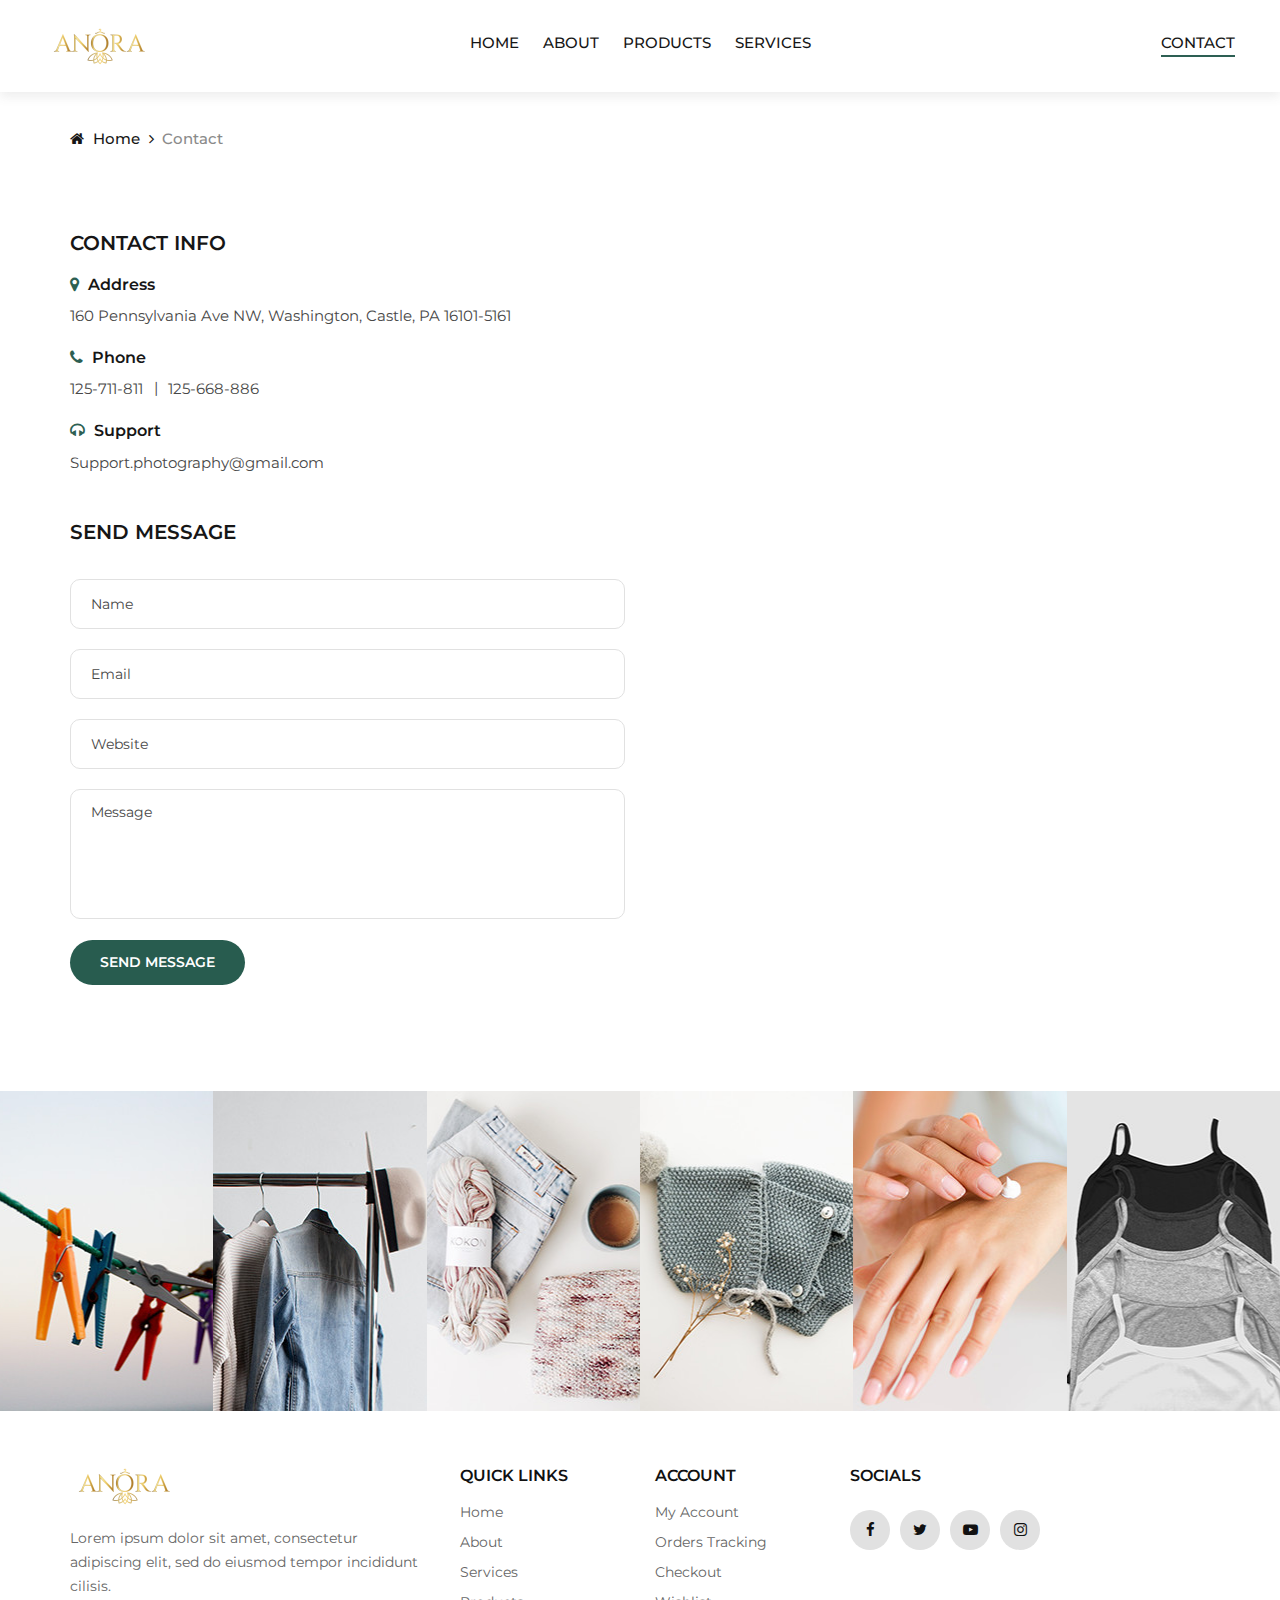
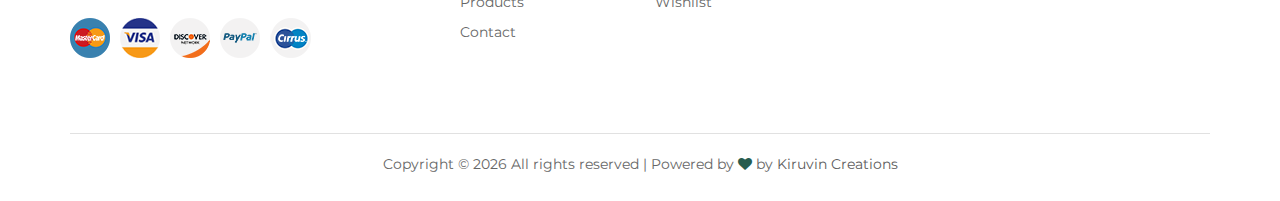
<file: contact.html>
<!DOCTYPE html>
<html lang="zxx">

<head>
    <meta charset="UTF-8">
    <meta name="description" content="Ashion Template">
    <meta name="keywords" content="Ashion, unica, creative, html">
    <meta name="viewport" content="width=device-width, initial-scale=1.0">
    <meta http-equiv="X-UA-Compatible" content="ie=edge">
    <title>Anora Art Studio - Contact</title>

    <!-- Google Font -->
    <link href="https://fonts.googleapis.com/css2?family=Cookie&display=swap" rel="stylesheet">
    <link href="https://fonts.googleapis.com/css2?family=Montserrat:wght@400;500;600;700;800;900&display=swap"
        rel="stylesheet">

    <!-- Css Styles -->
    <link rel="stylesheet" href="css/bootstrap.min.css" type="text/css">
    <link rel="stylesheet" href="css/font-awesome.min.css" type="text/css">
    <link rel="stylesheet" href="css/elegant-icons.css" type="text/css">
    <link rel="stylesheet" href="css/jquery-ui.min.css" type="text/css">
    <link rel="stylesheet" href="css/magnific-popup.css" type="text/css">
    <link rel="stylesheet" href="css/owl.carousel.min.css" type="text/css">
    <link rel="stylesheet" href="css/slicknav.min.css" type="text/css">
    <link rel="stylesheet" href="css/style.css" type="text/css">
</head>

<body>
    <!-- Page Preloder -->
    <div id="preloder">
        <div class="loader"></div>
    </div>

    <!-- Offcanvas Menu Begin -->
    <div class="offcanvas-menu-overlay"></div>
    <div class="offcanvas-menu-wrapper">
        <div class="offcanvas__close">+</div>
        <ul class="offcanvas__widget">
            <li><span class="icon_search search-switch"></span></li>
            <li><a href="#"><span class="icon_heart_alt"></span>
                    <div class="tip">2</div>
                </a></li>
            <li><a href="#"><span class="icon_bag_alt"></span>
                    <div class="tip">2</div>
                </a></li>
        </ul>
        <div class="offcanvas__logo">
            <a href="./index.html"><img src="img/logo.png" alt=""></a>
        </div>
        <div id="mobile-menu-wrap"></div>
        <div class="offcanvas__auth">
            <a href="#">Login</a>
            <a href="#">Register</a>
        </div>
    </div>
    <!-- Offcanvas Menu End -->

    <!-- Header Section Begin -->
    <header class="header">
        <div class="container-fluid">
            <div class="row">
                <div class="col-xl-3 col-lg-2">
                    <div class="header__logo">
                        <a href="./index.html"><img src="img/logo.png" alt=""></a>
                    </div>
                </div>
                <div class="col-xl-6 col-lg-7">
                    <nav class="header__menu">
                        <center>
                            <ul>
                                <li><a href="./index.html">Home</a></li>
                                <li><a href="#">About</a></li>
                                <li><a href="#">Products</a></li>
                                <li><a href="./shop.html">Services</a></li>
                                <!-- <li><a href="#">Pages</a>
                                <ul class="dropdown">
                                    <li><a href="./product-details.html">Product Details</a></li>
                                    <li><a href="./shop-cart.html">Shop Cart</a></li>
                                    <li><a href="./checkout.html">Checkout</a></li>
                                    <li><a href="./blog-details.html">Blog Details</a></li>
                                </ul>
                            </li> -->
                                <!-- <li><a href="./blog.html">Blog</a></li> -->
                                <!-- <li><a href="./contact.html">Contact</a></li> -->
                            </ul>
                        </center>
                    </nav>
                </div>
                <div class="col-lg-3">
                    <div class="header__right header__menu">
                        <!-- <div class="header__right__auth">
                            <a href="#">Login</a>
                            <a href="#">Register</a>
                        </div> -->
                        <ul class="header__right__widget">
                            <!-- <li><span class="icon_search search-switch"></span></li>
                            <li><a href="#"><span class="icon_heart_alt"></span>
                                <div class="tip">2</div>
                            </a></li>
                            <li><a href="#"><span class="icon_bag_alt"></span>
                                <div class="tip">2</div>
                            </a></li> -->
                            <li class="active"><a href="contact.html">Contact</a></li>
                        </ul>
                    </div>
                </div>
            </div>
            <div class="canvas__open">
                <i class="fa fa-bars"></i>
            </div>
        </div>
    </header>
    <!-- Header Section End -->

    <!-- Breadcrumb Begin -->
    <div class="breadcrumb-option">
        <div class="container">
            <div class="row">
                <div class="col-lg-12">
                    <div class="breadcrumb__links">
                        <a href="./index.html"><i class="fa fa-home"></i> Home</a>
                        <span>Contact</span>
                    </div>
                </div>
            </div>
        </div>
    </div>
    <!-- Breadcrumb End -->

    <!-- Contact Section Begin -->
    <section class="contact spad">
        <div class="container">
            <div class="row">
                <div class="col-lg-6 col-md-6">
                    <div class="contact__content">
                        <div class="contact__address">
                            <h5>Contact info</h5>
                            <ul>
                                <li>
                                    <h6><i class="fa fa-map-marker"></i> Address</h6>
                                    <p>160 Pennsylvania Ave NW, Washington, Castle, PA 16101-5161</p>
                                </li>
                                <li>
                                    <h6><i class="fa fa-phone"></i> Phone</h6>
                                    <p><span>125-711-811</span><span>125-668-886</span></p>
                                </li>
                                <li>
                                    <h6><i class="fa fa-headphones"></i> Support</h6>
                                    <p>Support.photography@gmail.com</p>
                                </li>
                            </ul>
                        </div>
                        <div class="contact__form">
                            <h5>SEND MESSAGE</h5>
                            <form action="#">
                                <input type="text" placeholder="Name">
                                <input type="text" placeholder="Email">
                                <input type="text" placeholder="Website">
                                <textarea placeholder="Message"></textarea>
                                <button type="submit" class="site-btn">Send Message</button>
                            </form>
                        </div>
                    </div>
                </div>
                <div class="col-lg-6 col-md-6">
                    <div class="contact__map">
                        <iframe
                            src="https://www.google.com/maps/embed?pb=!1m18!1m12!1m3!1d48158.305462977965!2d-74.13283844036356!3d41.02757295168286!2m3!1f0!2f0!3f0!3m2!1i1024!2i768!4f13.1!3m3!1m2!1s0x89c2e440473470d7%3A0xcaf503ca2ee57958!2sSaddle%20River%2C%20NJ%2007458%2C%20USA!5e0!3m2!1sen!2sbd!4v1575917275626!5m2!1sen!2sbd"
                            height="780" style="border:0" allowfullscreen="">
                        </iframe>
                    </div>
                </div>
            </div>
        </div>
    </section>
    <!-- Contact Section End -->

    <!-- Instagram Begin -->
    <div class="instagram">
        <div class="container-fluid">
            <div class="row">
                <div class="col-lg-2 col-md-4 col-sm-4 p-0">
                    <div class="instagram__item set-bg" data-setbg="img/instagram/insta-1.jpg">
                        <div class="instagram__text">
                            <i class="fa fa-instagram"></i>
                            <a href="#">@ ashion_shop</a>
                        </div>
                    </div>
                </div>
                <div class="col-lg-2 col-md-4 col-sm-4 p-0">
                    <div class="instagram__item set-bg" data-setbg="img/instagram/insta-2.jpg">
                        <div class="instagram__text">
                            <i class="fa fa-instagram"></i>
                            <a href="#">@ ashion_shop</a>
                        </div>
                    </div>
                </div>
                <div class="col-lg-2 col-md-4 col-sm-4 p-0">
                    <div class="instagram__item set-bg" data-setbg="img/instagram/insta-3.jpg">
                        <div class="instagram__text">
                            <i class="fa fa-instagram"></i>
                            <a href="#">@ ashion_shop</a>
                        </div>
                    </div>
                </div>
                <div class="col-lg-2 col-md-4 col-sm-4 p-0">
                    <div class="instagram__item set-bg" data-setbg="img/instagram/insta-4.jpg">
                        <div class="instagram__text">
                            <i class="fa fa-instagram"></i>
                            <a href="#">@ ashion_shop</a>
                        </div>
                    </div>
                </div>
                <div class="col-lg-2 col-md-4 col-sm-4 p-0">
                    <div class="instagram__item set-bg" data-setbg="img/instagram/insta-5.jpg">
                        <div class="instagram__text">
                            <i class="fa fa-instagram"></i>
                            <a href="#">@ ashion_shop</a>
                        </div>
                    </div>
                </div>
                <div class="col-lg-2 col-md-4 col-sm-4 p-0">
                    <div class="instagram__item set-bg" data-setbg="img/instagram/insta-6.jpg">
                        <div class="instagram__text">
                            <i class="fa fa-instagram"></i>
                            <a href="#">@ ashion_shop</a>
                        </div>
                    </div>
                </div>
            </div>
        </div>
    </div>
    <!-- Instagram End -->

    <!-- Footer Section Begin -->
    <footer class="footer">
        <div class="container">
            <div class="row">
                <div class="col-lg-4 col-md-6 col-sm-7">
                    <div class="footer__about">
                        <div class="footer__logo">
                            <a href="./index.html"><img src="img/logo.png" alt=""></a>
                        </div>
                        <p>Lorem ipsum dolor sit amet, consectetur adipiscing elit, sed do eiusmod tempor incididunt
                            cilisis.</p>
                        <div class="footer__payment">
                            <a href="#"><img src="img/payment/payment-1.png" alt=""></a>
                            <a href="#"><img src="img/payment/payment-2.png" alt=""></a>
                            <a href="#"><img src="img/payment/payment-3.png" alt=""></a>
                            <a href="#"><img src="img/payment/payment-4.png" alt=""></a>
                            <a href="#"><img src="img/payment/payment-5.png" alt=""></a>
                        </div>
                    </div>
                </div>
                <div class="col-lg-2 col-md-3 col-sm-5">
                    <div class="footer__widget">
                        <h6>Quick links</h6>
                        <ul>
                            <li><a href="index.html">Home</a></li>
                            <li><a href="#">About</a></li>
                            <li><a href="#">Services</a></li>
                            <li><a href="#">Products</a></li>
                            <li><a href="#">Contact</a></li>
                        </ul>
                    </div>
                </div>
                <div class="col-lg-2 col-md-3 col-sm-4">
                    <div class="footer__widget">
                        <h6>Account</h6>
                        <ul>
                            <li><a href="#">My Account</a></li>
                            <li><a href="#">Orders Tracking</a></li>
                            <li><a href="#">Checkout</a></li>
                            <li><a href="#">Wishlist</a></li>
                        </ul>
                    </div>
                </div>
                <div class="col-lg-4 col-md-8 col-sm-8">
                    <div class="footer__newslatter">
                        <h6>SOCIALS</h6>
                        <!-- <form action="#">
                        <input type="text" placeholder="Email">
                        <button type="submit" class="site-btn">Subscribe</button>
                    </form> -->
                        <div class="footer__social">
                            <a href="#"><i class="fa fa-facebook"></i></a>
                            <a href="#"><i class="fa fa-twitter"></i></a>
                            <a href="#"><i class="fa fa-youtube-play"></i></a>
                            <a href="#"><i class="fa fa-instagram"></i></a>
                            <!-- <a href="#"><i class="fa fa-pinterest"></i></a> -->
                        </div>
                    </div>
                </div>
            </div>
            <div class="row">
                <div class="col-lg-12">
                    <!-- Link back to Colorlib can't be removed. Template is licensed under CC BY 3.0. -->
                    <div class="footer__copyright__text">
                        <p>Copyright &copy; <script>
                                document.write(new Date().getFullYear());
                            </script> All rights reserved | Powered by <i class="fa fa-heart" aria-hidden="true"></i> by
                            <a href="https://Kiruvin.com" target="_blank">Kiruvin Creations</a></p>
                    </div>
                    <!-- Link back to Colorlib can't be removed. Template is licensed under CC BY 3.0. -->
                </div>
            </div>
        </div>
    </footer>
    <!-- Footer Section End -->

    <!-- Search Begin -->
    <div class="search-model">
        <div class="h-100 d-flex align-items-center justify-content-center">
            <div class="search-close-switch">+</div>
            <form class="search-model-form">
                <input type="text" id="search-input" placeholder="Search here.....">
            </form>
        </div>
    </div>
    <!-- Search End -->

    <!-- Js Plugins -->
    <script src="js/jquery-3.3.1.min.js"></script>
    <script src="js/bootstrap.min.js"></script>
    <script src="js/jquery.magnific-popup.min.js"></script>
    <script src="js/jquery-ui.min.js"></script>
    <script src="js/mixitup.min.js"></script>
    <script src="js/jquery.countdown.min.js"></script>
    <script src="js/jquery.slicknav.js"></script>
    <script src="js/owl.carousel.min.js"></script>
    <script src="js/jquery.nicescroll.min.js"></script>
    <script src="js/main.js"></script>
</body>

</html>
</file>
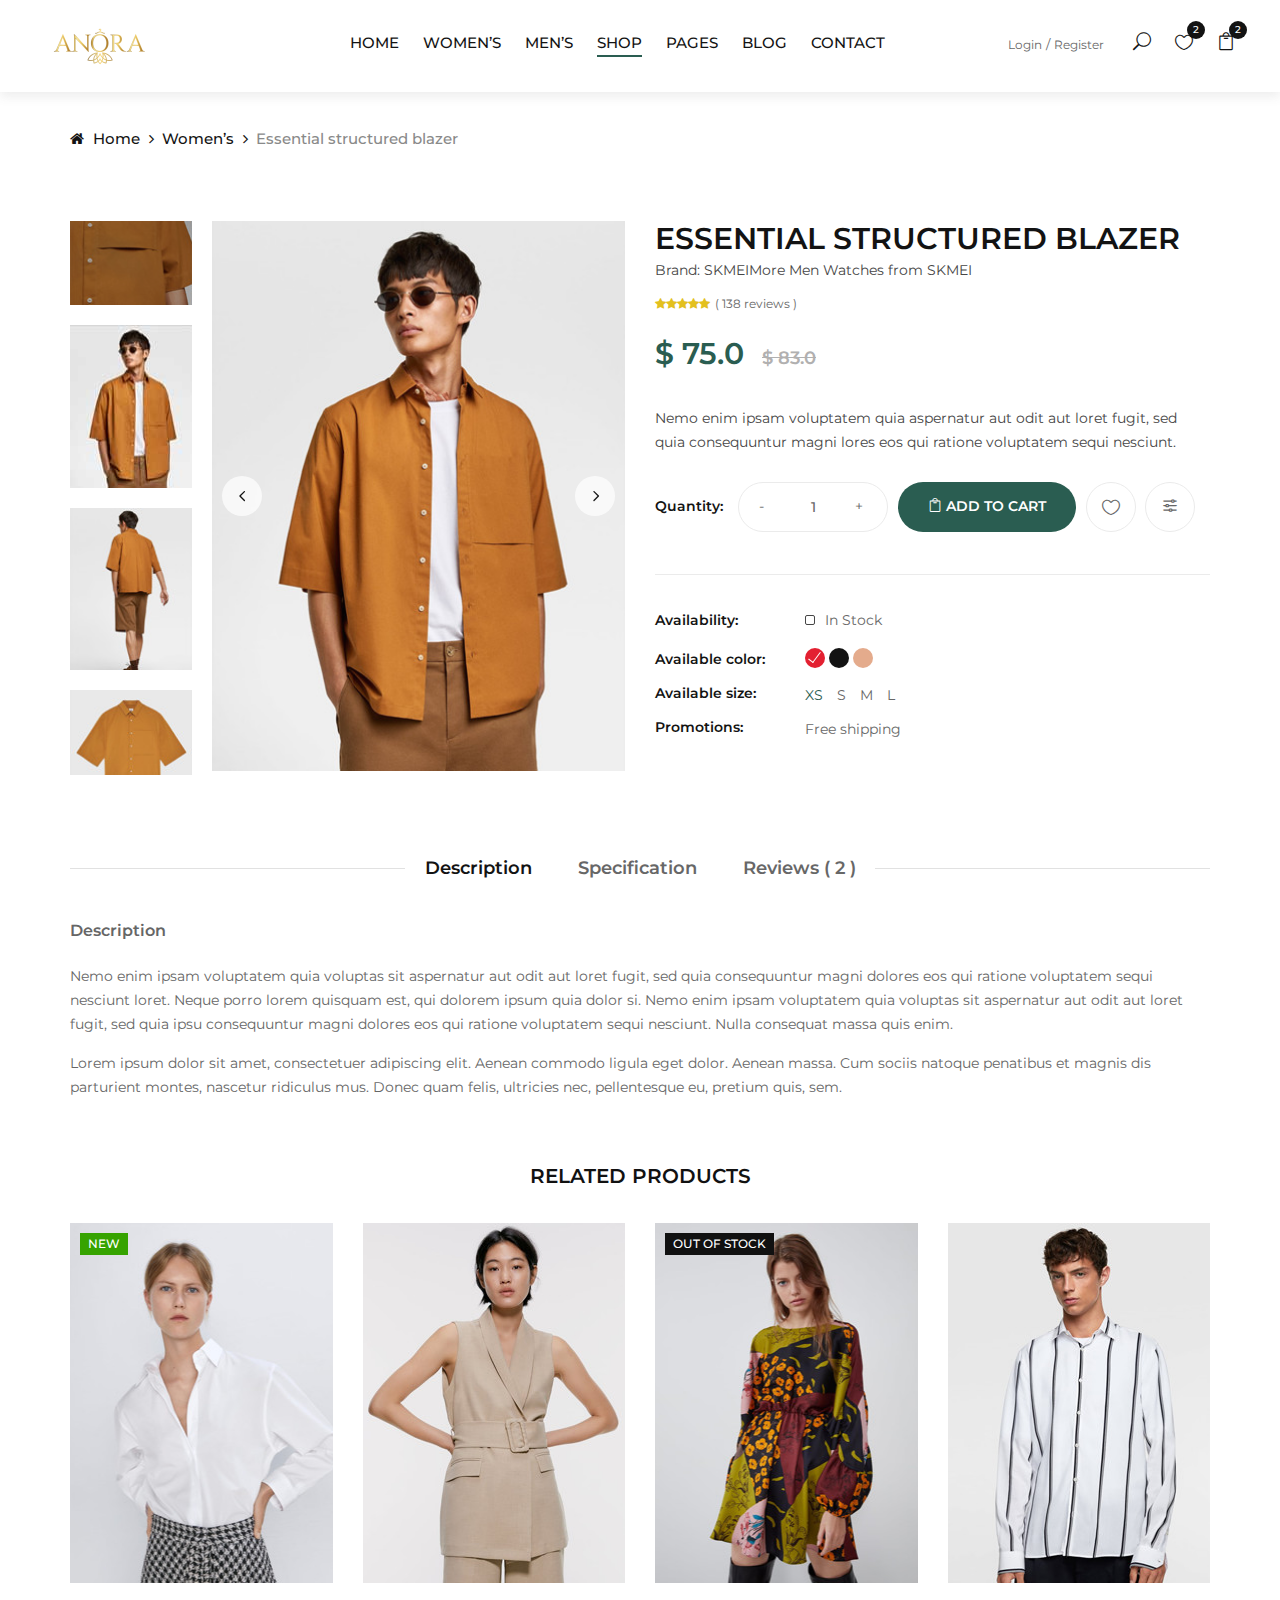
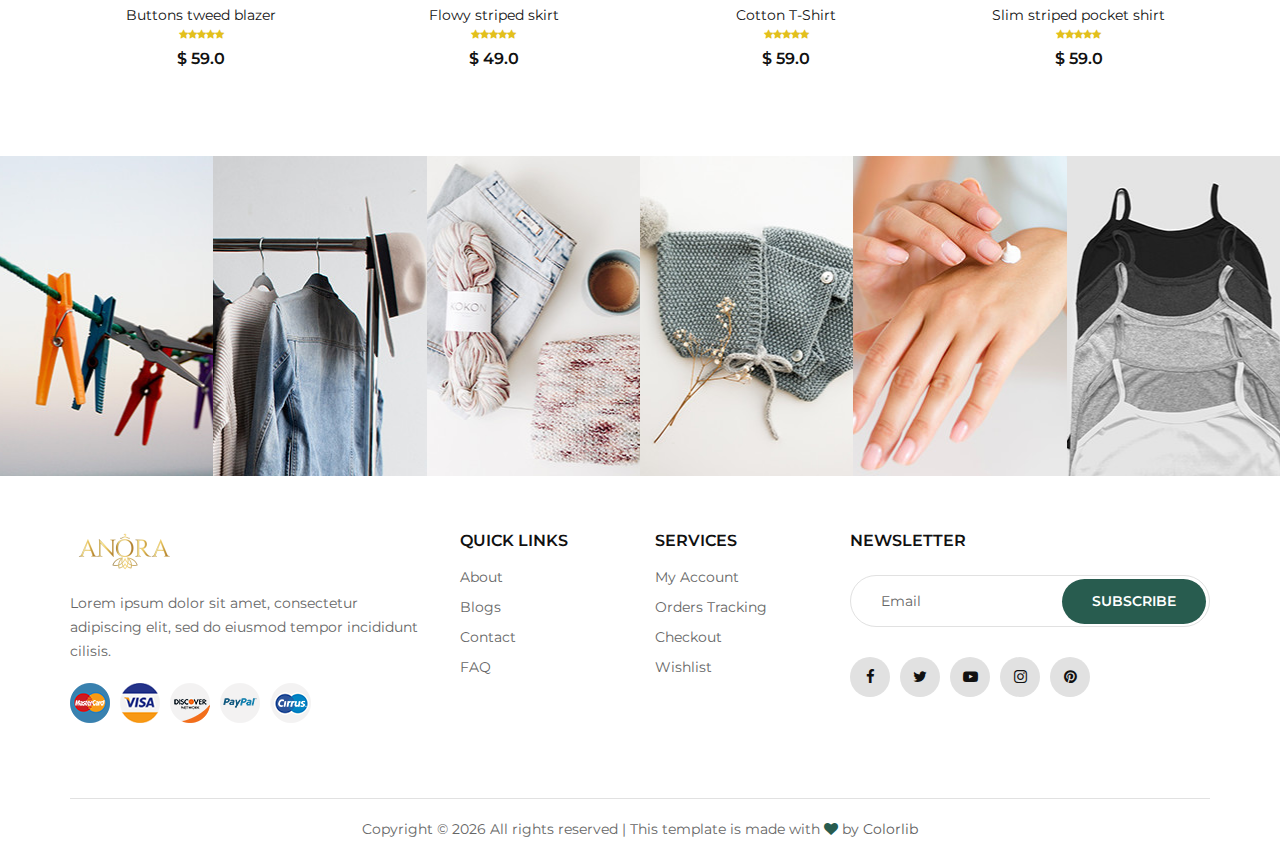
<file: product-details.html>
<!DOCTYPE html>
<html lang="zxx">

<head>
    <meta charset="UTF-8">
    <meta name="description" content="Ashion Template">
    <meta name="keywords" content="Ashion, unica, creative, html">
    <meta name="viewport" content="width=device-width, initial-scale=1.0">
    <meta http-equiv="X-UA-Compatible" content="ie=edge">
    <title>Ashion | Template</title>

    <!-- Google Font -->
    <link href="https://fonts.googleapis.com/css2?family=Cookie&display=swap" rel="stylesheet">
    <link href="https://fonts.googleapis.com/css2?family=Montserrat:wght@400;500;600;700;800;900&display=swap"
    rel="stylesheet">

    <!-- Css Styles -->
    <link rel="stylesheet" href="css/bootstrap.min.css" type="text/css">
    <link rel="stylesheet" href="css/font-awesome.min.css" type="text/css">
    <link rel="stylesheet" href="css/elegant-icons.css" type="text/css">
    <link rel="stylesheet" href="css/jquery-ui.min.css" type="text/css">
    <link rel="stylesheet" href="css/magnific-popup.css" type="text/css">
    <link rel="stylesheet" href="css/owl.carousel.min.css" type="text/css">
    <link rel="stylesheet" href="css/slicknav.min.css" type="text/css">
    <link rel="stylesheet" href="css/style.css" type="text/css">
</head>

<body>
    <!-- Page Preloder -->
    <div id="preloder">
        <div class="loader"></div>
    </div>

    <!-- Offcanvas Menu Begin -->
    <div class="offcanvas-menu-overlay"></div>
    <div class="offcanvas-menu-wrapper">
        <div class="offcanvas__close">+</div>
        <ul class="offcanvas__widget">
            <li><span class="icon_search search-switch"></span></li>
            <li><a href="#"><span class="icon_heart_alt"></span>
                <div class="tip">2</div>
            </a></li>
            <li><a href="#"><span class="icon_bag_alt"></span>
                <div class="tip">2</div>
            </a></li>
        </ul>
        <div class="offcanvas__logo">
            <a href="./index.html"><img src="img/logo.png" alt="Anora Logo"></a>
        </div>
        <div id="mobile-menu-wrap"></div>
        <div class="offcanvas__auth">
            <a href="#">Login</a>
            <a href="#">Register</a>
        </div>
    </div>
    <!-- Offcanvas Menu End -->

    <!-- Header Section Begin -->
    <header class="header">
        <div class="container-fluid">
            <div class="row">
                <div class="col-xl-3 col-lg-2">
                    <div class="header__logo">
                        <a href="./index.html"><img src="img/logo.png" alt="Anora Logo"></a>
                    </div>
                </div>
                <div class="col-xl-6 col-lg-7">
                    <nav class="header__menu">
                        <ul>
                            <li><a href="./index.html">Home</a></li>
                            <li><a href="#">Women’s</a></li>
                            <li><a href="#">Men’s</a></li>
                            <li class="active"><a href="./shop.html">Shop</a></li>
                            <li><a href="#">Pages</a>
                                <ul class="dropdown">
                                    <li><a href="./product-details.html">Product Details</a></li>
                                    <li><a href="./shop-cart.html">Shop Cart</a></li>
                                    <li><a href="./checkout.html">Checkout</a></li>
                                    <li><a href="./blog-details.html">Blog Details</a></li>
                                </ul>
                            </li>
                            <li><a href="./blog.html">Blog</a></li>
                            <li><a href="./contact.html">Contact</a></li>
                        </ul>
                    </nav>
                </div>
                <div class="col-lg-3">
                    <div class="header__right">
                        <div class="header__right__auth">
                            <a href="#">Login</a>
                            <a href="#">Register</a>
                        </div>
                        <ul class="header__right__widget">
                            <li><span class="icon_search search-switch"></span></li>
                            <li><a href="#"><span class="icon_heart_alt"></span>
                                <div class="tip">2</div>
                            </a></li>
                            <li><a href="#"><span class="icon_bag_alt"></span>
                                <div class="tip">2</div>
                            </a></li>
                        </ul>
                    </div>
                </div>
            </div>
            <div class="canvas__open">
                <i class="fa fa-bars"></i>
            </div>
        </div>
    </header>
    <!-- Header Section End -->

    <!-- Breadcrumb Begin -->
    <div class="breadcrumb-option">
        <div class="container">
            <div class="row">
                <div class="col-lg-12">
                    <div class="breadcrumb__links">
                        <a href="./index.html"><i class="fa fa-home"></i> Home</a>
                        <a href="#">Women’s </a>
                        <span>Essential structured blazer</span>
                    </div>
                </div>
            </div>
        </div>
    </div>
    <!-- Breadcrumb End -->

    <!-- Product Details Section Begin -->
    <section class="product-details spad">
        <div class="container">
            <div class="row">
                <div class="col-lg-6">
                    <div class="product__details__pic">
                        <div class="product__details__pic__left product__thumb nice-scroll">
                            <a class="pt active" href="#product-1">
                                <img src="img/product/details/thumb-1.jpg" alt="">
                            </a>
                            <a class="pt" href="#product-2">
                                <img src="img/product/details/thumb-2.jpg" alt="">
                            </a>
                            <a class="pt" href="#product-3">
                                <img src="img/product/details/thumb-3.jpg" alt="">
                            </a>
                            <a class="pt" href="#product-4">
                                <img src="img/product/details/thumb-4.jpg" alt="">
                            </a>
                        </div>
                        <div class="product__details__slider__content">
                            <div class="product__details__pic__slider owl-carousel">
                                <img data-hash="product-1" class="product__big__img" src="img/product/details/product-1.jpg" alt="">
                                <img data-hash="product-2" class="product__big__img" src="img/product/details/product-3.jpg" alt="">
                                <img data-hash="product-3" class="product__big__img" src="img/product/details/product-2.jpg" alt="">
                                <img data-hash="product-4" class="product__big__img" src="img/product/details/product-4.jpg" alt="">
                            </div>
                        </div>
                    </div>
                </div>
                <div class="col-lg-6">
                    <div class="product__details__text">
                        <h3>Essential structured blazer <span>Brand: SKMEIMore Men Watches from SKMEI</span></h3>
                        <div class="rating">
                            <i class="fa fa-star"></i>
                            <i class="fa fa-star"></i>
                            <i class="fa fa-star"></i>
                            <i class="fa fa-star"></i>
                            <i class="fa fa-star"></i>
                            <span>( 138 reviews )</span>
                        </div>
                        <div class="product__details__price">$ 75.0 <span>$ 83.0</span></div>
                        <p>Nemo enim ipsam voluptatem quia aspernatur aut odit aut loret fugit, sed quia consequuntur
                        magni lores eos qui ratione voluptatem sequi nesciunt.</p>
                        <div class="product__details__button">
                            <div class="quantity">
                                <span>Quantity:</span>
                                <div class="pro-qty">
                                    <input type="text" value="1">
                                </div>
                            </div>
                            <a href="#" class="cart-btn"><span class="icon_bag_alt"></span> Add to cart</a>
                            <ul>
                                <li><a href="#"><span class="icon_heart_alt"></span></a></li>
                                <li><a href="#"><span class="icon_adjust-horiz"></span></a></li>
                            </ul>
                        </div>
                        <div class="product__details__widget">
                            <ul>
                                <li>
                                    <span>Availability:</span>
                                    <div class="stock__checkbox">
                                        <label for="stockin">
                                            In Stock
                                            <input type="checkbox" id="stockin">
                                            <span class="checkmark"></span>
                                        </label>
                                    </div>
                                </li>
                                <li>
                                    <span>Available color:</span>
                                    <div class="color__checkbox">
                                        <label for="red">
                                            <input type="radio" name="color__radio" id="red" checked>
                                            <span class="checkmark"></span>
                                        </label>
                                        <label for="black">
                                            <input type="radio" name="color__radio" id="black">
                                            <span class="checkmark black-bg"></span>
                                        </label>
                                        <label for="grey">
                                            <input type="radio" name="color__radio" id="grey">
                                            <span class="checkmark grey-bg"></span>
                                        </label>
                                    </div>
                                </li>
                                <li>
                                    <span>Available size:</span>
                                    <div class="size__btn">
                                        <label for="xs-btn" class="active">
                                            <input type="radio" id="xs-btn">
                                            xs
                                        </label>
                                        <label for="s-btn">
                                            <input type="radio" id="s-btn">
                                            s
                                        </label>
                                        <label for="m-btn">
                                            <input type="radio" id="m-btn">
                                            m
                                        </label>
                                        <label for="l-btn">
                                            <input type="radio" id="l-btn">
                                            l
                                        </label>
                                    </div>
                                </li>
                                <li>
                                    <span>Promotions:</span>
                                    <p>Free shipping</p>
                                </li>
                            </ul>
                        </div>
                    </div>
                </div>
                <div class="col-lg-12">
                    <div class="product__details__tab">
                        <ul class="nav nav-tabs" role="tablist">
                            <li class="nav-item">
                                <a class="nav-link active" data-toggle="tab" href="#tabs-1" role="tab">Description</a>
                            </li>
                            <li class="nav-item">
                                <a class="nav-link" data-toggle="tab" href="#tabs-2" role="tab">Specification</a>
                            </li>
                            <li class="nav-item">
                                <a class="nav-link" data-toggle="tab" href="#tabs-3" role="tab">Reviews ( 2 )</a>
                            </li>
                        </ul>
                        <div class="tab-content">
                            <div class="tab-pane active" id="tabs-1" role="tabpanel">
                                <h6>Description</h6>
                                <p>Nemo enim ipsam voluptatem quia voluptas sit aspernatur aut odit aut loret fugit, sed
                                    quia consequuntur magni dolores eos qui ratione voluptatem sequi nesciunt loret.
                                    Neque porro lorem quisquam est, qui dolorem ipsum quia dolor si. Nemo enim ipsam
                                    voluptatem quia voluptas sit aspernatur aut odit aut loret fugit, sed quia ipsu
                                    consequuntur magni dolores eos qui ratione voluptatem sequi nesciunt. Nulla
                                consequat massa quis enim.</p>
                                <p>Lorem ipsum dolor sit amet, consectetuer adipiscing elit. Aenean commodo ligula eget
                                    dolor. Aenean massa. Cum sociis natoque penatibus et magnis dis parturient montes,
                                    nascetur ridiculus mus. Donec quam felis, ultricies nec, pellentesque eu, pretium
                                quis, sem.</p>
                            </div>
                            <div class="tab-pane" id="tabs-2" role="tabpanel">
                                <h6>Specification</h6>
                                <p>Nemo enim ipsam voluptatem quia voluptas sit aspernatur aut odit aut loret fugit, sed
                                    quia consequuntur magni dolores eos qui ratione voluptatem sequi nesciunt loret.
                                    Neque porro lorem quisquam est, qui dolorem ipsum quia dolor si. Nemo enim ipsam
                                    voluptatem quia voluptas sit aspernatur aut odit aut loret fugit, sed quia ipsu
                                    consequuntur magni dolores eos qui ratione voluptatem sequi nesciunt. Nulla
                                consequat massa quis enim.</p>
                                <p>Lorem ipsum dolor sit amet, consectetuer adipiscing elit. Aenean commodo ligula eget
                                    dolor. Aenean massa. Cum sociis natoque penatibus et magnis dis parturient montes,
                                    nascetur ridiculus mus. Donec quam felis, ultricies nec, pellentesque eu, pretium
                                quis, sem.</p>
                            </div>
                            <div class="tab-pane" id="tabs-3" role="tabpanel">
                                <h6>Reviews ( 2 )</h6>
                                <p>Nemo enim ipsam voluptatem quia voluptas sit aspernatur aut odit aut loret fugit, sed
                                    quia consequuntur magni dolores eos qui ratione voluptatem sequi nesciunt loret.
                                    Neque porro lorem quisquam est, qui dolorem ipsum quia dolor si. Nemo enim ipsam
                                    voluptatem quia voluptas sit aspernatur aut odit aut loret fugit, sed quia ipsu
                                    consequuntur magni dolores eos qui ratione voluptatem sequi nesciunt. Nulla
                                consequat massa quis enim.</p>
                                <p>Lorem ipsum dolor sit amet, consectetuer adipiscing elit. Aenean commodo ligula eget
                                    dolor. Aenean massa. Cum sociis natoque penatibus et magnis dis parturient montes,
                                    nascetur ridiculus mus. Donec quam felis, ultricies nec, pellentesque eu, pretium
                                quis, sem.</p>
                            </div>
                        </div>
                    </div>
                </div>
            </div>
            <div class="row">
                <div class="col-lg-12 text-center">
                    <div class="related__title">
                        <h5>RELATED PRODUCTS</h5>
                    </div>
                </div>
                <div class="col-lg-3 col-md-4 col-sm-6">
                    <div class="product__item">
                        <div class="product__item__pic set-bg" data-setbg="img/product/related/rp-1.jpg">
                            <div class="label new">New</div>
                            <ul class="product__hover">
                                <li><a href="img/product/related/rp-1.jpg" class="image-popup"><span class="arrow_expand"></span></a></li>
                                <li><a href="#"><span class="icon_heart_alt"></span></a></li>
                                <li><a href="#"><span class="icon_bag_alt"></span></a></li>
                            </ul>
                        </div>
                        <div class="product__item__text">
                            <h6><a href="#">Buttons tweed blazer</a></h6>
                            <div class="rating">
                                <i class="fa fa-star"></i>
                                <i class="fa fa-star"></i>
                                <i class="fa fa-star"></i>
                                <i class="fa fa-star"></i>
                                <i class="fa fa-star"></i>
                            </div>
                            <div class="product__price">$ 59.0</div>
                        </div>
                    </div>
                </div>
                <div class="col-lg-3 col-md-4 col-sm-6">
                    <div class="product__item">
                        <div class="product__item__pic set-bg" data-setbg="img/product/related/rp-2.jpg">
                            <ul class="product__hover">
                                <li><a href="img/product/related/rp-2.jpg" class="image-popup"><span class="arrow_expand"></span></a></li>
                                <li><a href="#"><span class="icon_heart_alt"></span></a></li>
                                <li><a href="#"><span class="icon_bag_alt"></span></a></li>
                            </ul>
                        </div>
                        <div class="product__item__text">
                            <h6><a href="#">Flowy striped skirt</a></h6>
                            <div class="rating">
                                <i class="fa fa-star"></i>
                                <i class="fa fa-star"></i>
                                <i class="fa fa-star"></i>
                                <i class="fa fa-star"></i>
                                <i class="fa fa-star"></i>
                            </div>
                            <div class="product__price">$ 49.0</div>
                        </div>
                    </div>
                </div>
                <div class="col-lg-3 col-md-4 col-sm-6">
                    <div class="product__item">
                        <div class="product__item__pic set-bg" data-setbg="img/product/related/rp-3.jpg">
                            <div class="label stockout">out of stock</div>
                            <ul class="product__hover">
                                <li><a href="img/product/related/rp-3.jpg" class="image-popup"><span class="arrow_expand"></span></a></li>
                                <li><a href="#"><span class="icon_heart_alt"></span></a></li>
                                <li><a href="#"><span class="icon_bag_alt"></span></a></li>
                            </ul>
                        </div>
                        <div class="product__item__text">
                            <h6><a href="#">Cotton T-Shirt</a></h6>
                            <div class="rating">
                                <i class="fa fa-star"></i>
                                <i class="fa fa-star"></i>
                                <i class="fa fa-star"></i>
                                <i class="fa fa-star"></i>
                                <i class="fa fa-star"></i>
                            </div>
                            <div class="product__price">$ 59.0</div>
                        </div>
                    </div>
                </div>
                <div class="col-lg-3 col-md-4 col-sm-6">
                    <div class="product__item">
                        <div class="product__item__pic set-bg" data-setbg="img/product/related/rp-4.jpg">
                            <ul class="product__hover">
                                <li><a href="img/product/related/rp-4.jpg" class="image-popup"><span class="arrow_expand"></span></a></li>
                                <li><a href="#"><span class="icon_heart_alt"></span></a></li>
                                <li><a href="#"><span class="icon_bag_alt"></span></a></li>
                            </ul>
                        </div>
                        <div class="product__item__text">
                            <h6><a href="#">Slim striped pocket shirt</a></h6>
                            <div class="rating">
                                <i class="fa fa-star"></i>
                                <i class="fa fa-star"></i>
                                <i class="fa fa-star"></i>
                                <i class="fa fa-star"></i>
                                <i class="fa fa-star"></i>
                            </div>
                            <div class="product__price">$ 59.0</div>
                        </div>
                    </div>
                </div>
            </div>
        </div>
    </section>
    <!-- Product Details Section End -->

    <!-- Instagram Begin -->
    <div class="instagram">
        <div class="container-fluid">
            <div class="row">
                <div class="col-lg-2 col-md-4 col-sm-4 p-0">
                    <div class="instagram__item set-bg" data-setbg="img/instagram/insta-1.jpg">
                        <div class="instagram__text">
                            <i class="fa fa-instagram"></i>
                            <a href="#">@ anoraartsandfashion</a>
                        </div>
                    </div>
                </div>
                <div class="col-lg-2 col-md-4 col-sm-4 p-0">
                    <div class="instagram__item set-bg" data-setbg="img/instagram/insta-2.jpg">
                        <div class="instagram__text">
                            <i class="fa fa-instagram"></i>
                            <a href="#">@ anoraartsandfashion</a>
                        </div>
                    </div>
                </div>
                <div class="col-lg-2 col-md-4 col-sm-4 p-0">
                    <div class="instagram__item set-bg" data-setbg="img/instagram/insta-3.jpg">
                        <div class="instagram__text">
                            <i class="fa fa-instagram"></i>
                            <a href="#">@ anoraartsandfashion</a>
                        </div>
                    </div>
                </div>
                <div class="col-lg-2 col-md-4 col-sm-4 p-0">
                    <div class="instagram__item set-bg" data-setbg="img/instagram/insta-4.jpg">
                        <div class="instagram__text">
                            <i class="fa fa-instagram"></i>
                            <a href="#">@ anoraartsandfashion</a>
                        </div>
                    </div>
                </div>
                <div class="col-lg-2 col-md-4 col-sm-4 p-0">
                    <div class="instagram__item set-bg" data-setbg="img/instagram/insta-5.jpg">
                        <div class="instagram__text">
                            <i class="fa fa-instagram"></i>
                            <a href="#">@ anoraartsandfashion</a>
                        </div>
                    </div>
                </div>
                <div class="col-lg-2 col-md-4 col-sm-4 p-0">
                    <div class="instagram__item set-bg" data-setbg="img/instagram/insta-6.jpg">
                        <div class="instagram__text">
                            <i class="fa fa-instagram"></i>
                            <a href="#">@ anoraartsandfashion</a>
                        </div>
                    </div>
                </div>
            </div>
        </div>
    </div>
    <!-- Instagram End -->

    <!-- Footer Section Begin -->
    <footer class="footer">
        <div class="container">
            <div class="row">
                <div class="col-lg-4 col-md-6 col-sm-7">
                    <div class="footer__about">
                        <div class="footer__logo">
                            <a href="./index.html"><img src="img/logo.png" alt="Anora Logo"></a>
                        </div>
                        <p>Lorem ipsum dolor sit amet, consectetur adipiscing elit, sed do eiusmod tempor incididunt
                        cilisis.</p>
                        <div class="footer__payment">
                            <a href="#"><img src="img/payment/payment-1.png" alt=""></a>
                            <a href="#"><img src="img/payment/payment-2.png" alt=""></a>
                            <a href="#"><img src="img/payment/payment-3.png" alt=""></a>
                            <a href="#"><img src="img/payment/payment-4.png" alt=""></a>
                            <a href="#"><img src="img/payment/payment-5.png" alt=""></a>
                        </div>
                    </div>
                </div>
                <div class="col-lg-2 col-md-3 col-sm-5">
                    <div class="footer__widget">
                        <h6>Quick links</h6>
                        <ul>
                            <li><a href="#">About</a></li>
                            <li><a href="#">Blogs</a></li>
                            <li><a href="#">Contact</a></li>
                            <li><a href="#">FAQ</a></li>
                        </ul>
                    </div>
                </div>
                <div class="col-lg-2 col-md-3 col-sm-4">
                    <div class="footer__widget">
                        <h6>Services</h6>
                        <ul>
                            <li><a href="#">My Account</a></li>
                            <li><a href="#">Orders Tracking</a></li>
                            <li><a href="#">Checkout</a></li>
                            <li><a href="#">Wishlist</a></li>
                        </ul>
                    </div>
                </div>
                <div class="col-lg-4 col-md-8 col-sm-8">
                    <div class="footer__newslatter">
                        <h6>NEWSLETTER</h6>
                        <form action="#">
                            <input type="text" placeholder="Email">
                            <button type="submit" class="site-btn">Subscribe</button>
                        </form>
                        <div class="footer__social">
                            <a href="#"><i class="fa fa-facebook"></i></a>
                            <a href="#"><i class="fa fa-twitter"></i></a>
                            <a href="#"><i class="fa fa-youtube-play"></i></a>
                            <a href="#"><i class="fa fa-instagram"></i></a>
                            <a href="#"><i class="fa fa-pinterest"></i></a>
                        </div>
                    </div>
                </div>
            </div>
            <div class="row">
                <div class="col-lg-12">
                    <!-- Link back to Colorlib can't be removed. Template is licensed under CC BY 3.0. -->
                    <div class="footer__copyright__text">
                        <p>Copyright &copy; <script>document.write(new Date().getFullYear());</script> All rights reserved | This template is made with <i class="fa fa-heart" aria-hidden="true"></i> by <a href="https://colorlib.com" target="_blank">Colorlib</a></p>
                    </div>
                    <!-- Link back to Colorlib can't be removed. Template is licensed under CC BY 3.0. -->
                </div>
            </div>
        </div>
    </footer>
    <!-- Footer Section End -->

    <!-- Search Begin -->
    <div class="search-model">
        <div class="h-100 d-flex align-items-center justify-content-center">
            <div class="search-close-switch">+</div>
            <form class="search-model-form">
                <input type="text" id="search-input" placeholder="Search here.....">
            </form>
        </div>
    </div>
    <!-- Search End -->

    <!-- Js Plugins -->
    <script src="js/jquery-3.3.1.min.js"></script>
    <script src="js/bootstrap.min.js"></script>
    <script src="js/jquery.magnific-popup.min.js"></script>
    <script src="js/jquery-ui.min.js"></script>
    <script src="js/mixitup.min.js"></script>
    <script src="js/jquery.countdown.min.js"></script>
    <script src="js/jquery.slicknav.js"></script>
    <script src="js/owl.carousel.min.js"></script>
    <script src="js/jquery.nicescroll.min.js"></script>
    <script src="js/main.js"></script>
</body>

</html>
</file>
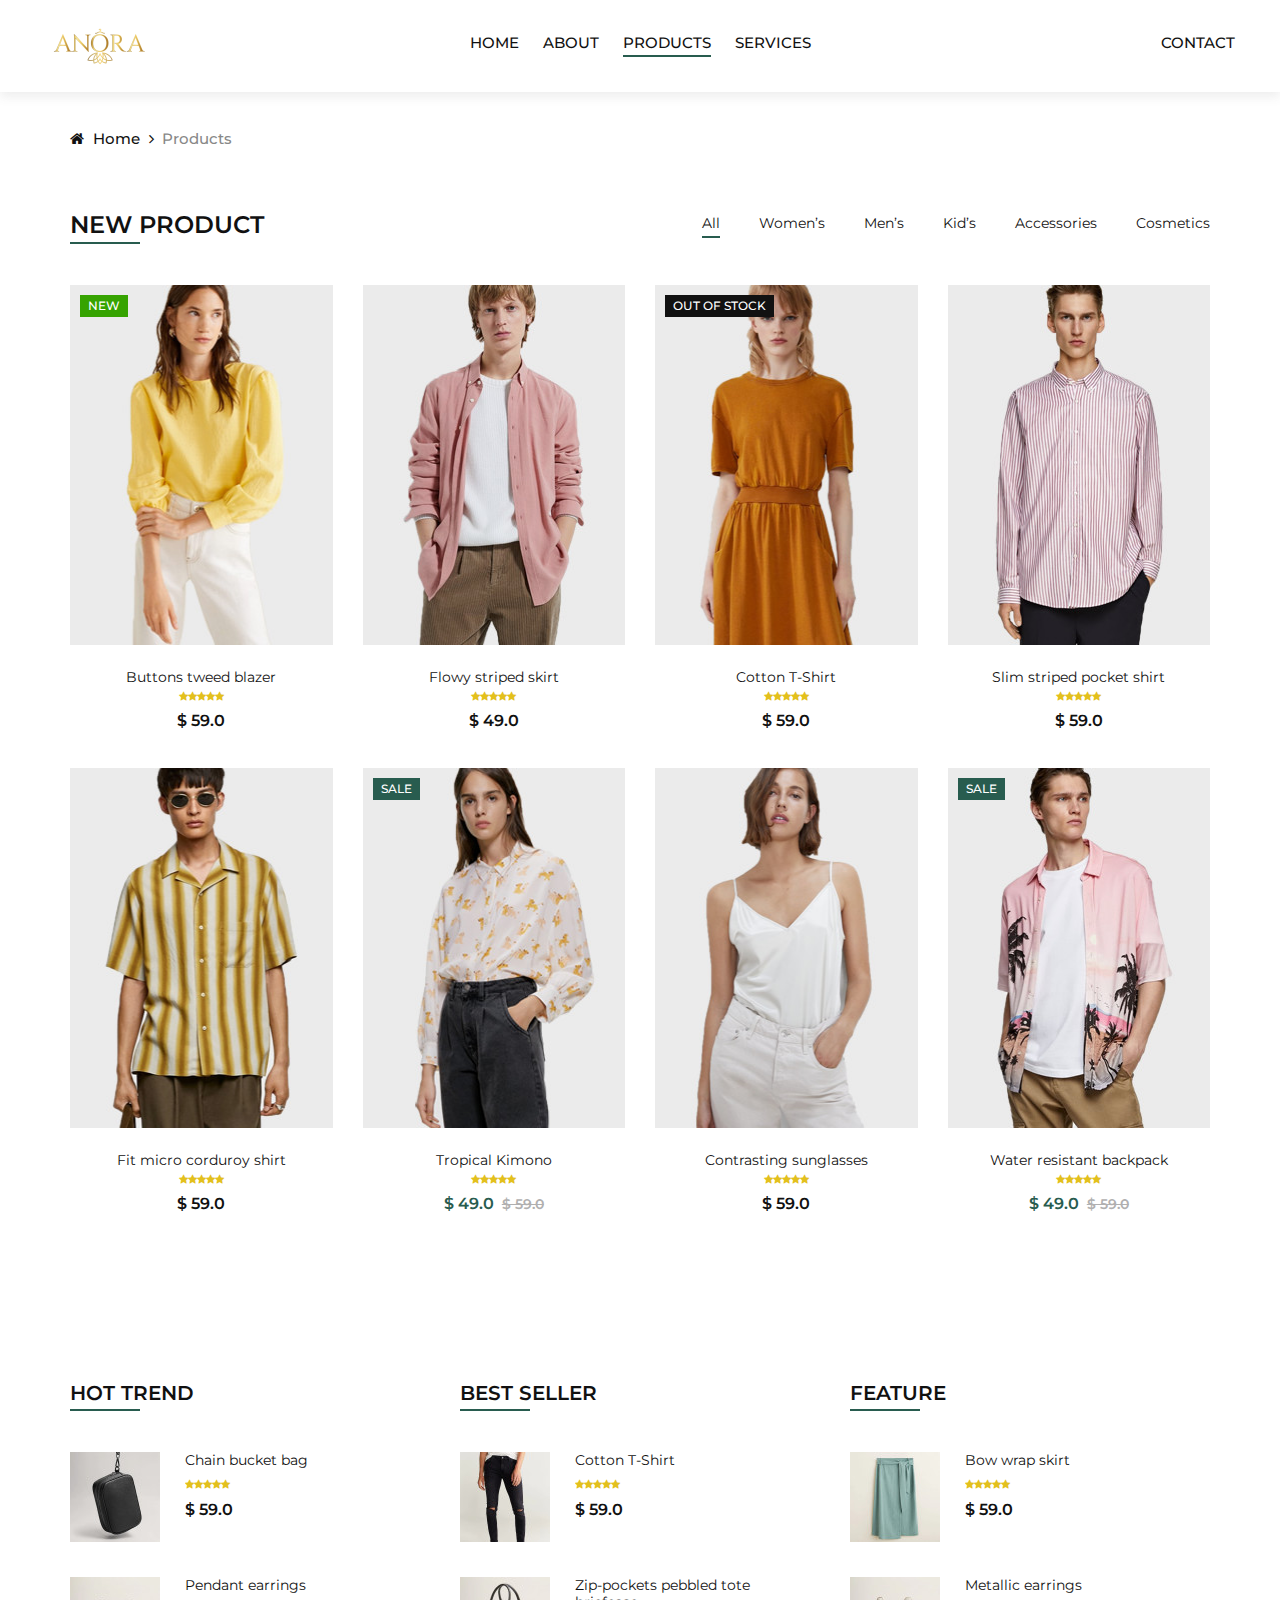
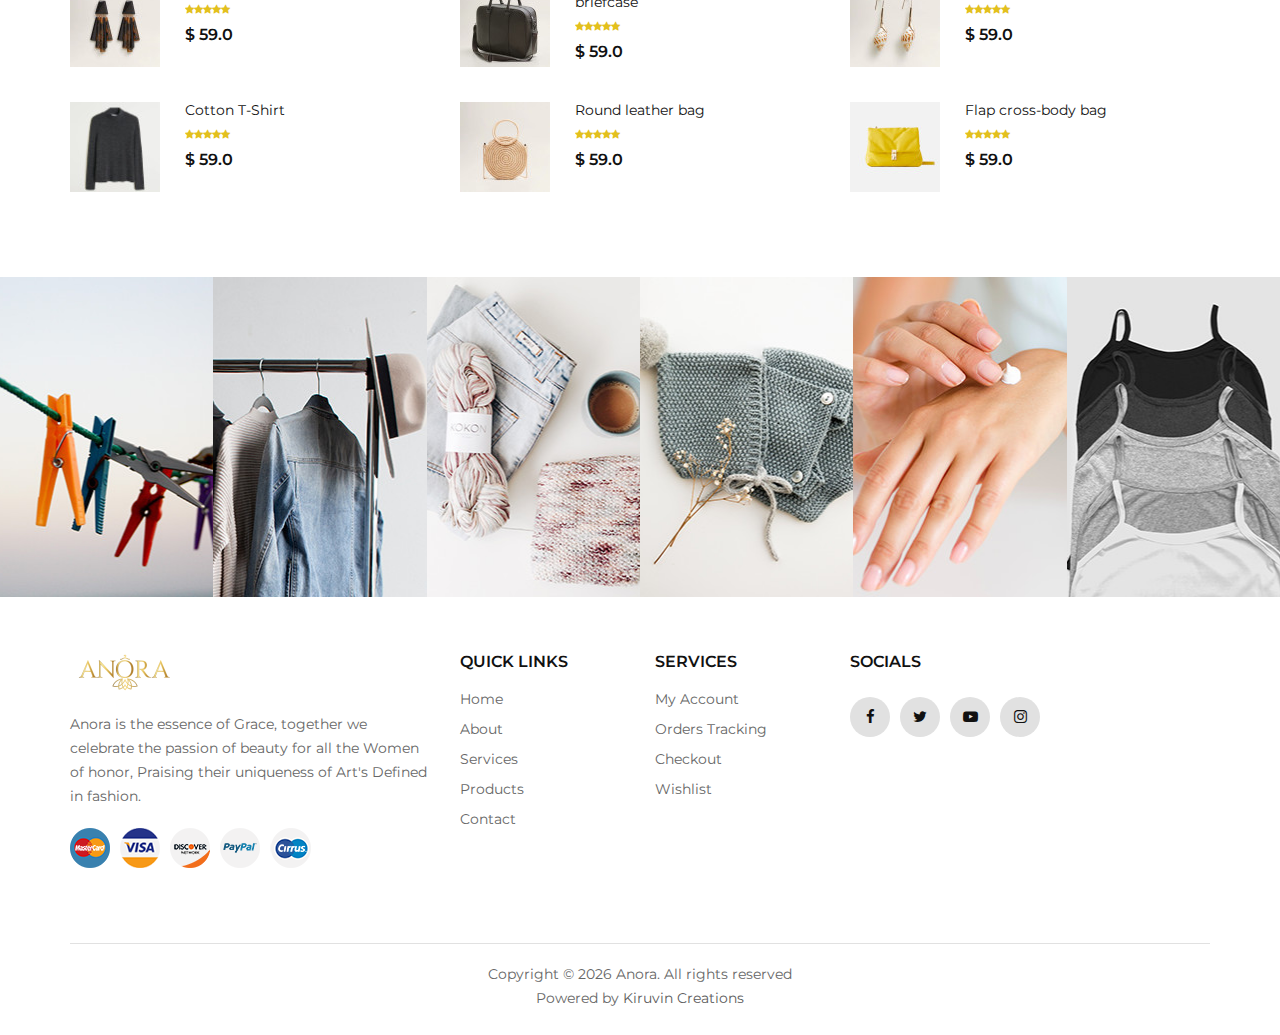
<file: products.html>
<!DOCTYPE html>
<html lang="zxx">

<head>
    <meta charset="UTF-8">
    <meta name="description" content="Ashion Template">
    <meta name="keywords" content="Ashion, unica, creative, html">
    <meta name="viewport" content="width=device-width, initial-scale=1.0">
    <meta http-equiv="X-UA-Compatible" content="ie=edge">
    <title>Anora Art Studio - Products</title>

    <!-- Google Font -->
    <link href="https://fonts.googleapis.com/css2?family=Cookie&display=swap" rel="stylesheet">
    <link href="https://fonts.googleapis.com/css2?family=Montserrat:wght@400;500;600;700;800;900&display=swap"
        rel="stylesheet">

    <!-- Css Styles -->
    <link rel="stylesheet" href="css/bootstrap.min.css" type="text/css">
    <link rel="stylesheet" href="css/font-awesome.min.css" type="text/css">
    <link rel="stylesheet" href="css/elegant-icons.css" type="text/css">
    <link rel="stylesheet" href="css/jquery-ui.min.css" type="text/css">
    <link rel="stylesheet" href="css/magnific-popup.css" type="text/css">
    <link rel="stylesheet" href="css/owl.carousel.min.css" type="text/css">
    <link rel="stylesheet" href="css/slicknav.min.css" type="text/css">
    <link rel="stylesheet" href="css/style.css" type="text/css">
</head>

<body>
    <!-- Page Preloder -->
    <div id="preloder">
        <div class="loader"></div>
    </div>

    <!-- Offcanvas Menu Begin -->
    <div class="offcanvas-menu-overlay"></div>
    <div class="offcanvas-menu-wrapper">
        <div class="offcanvas__close">+</div>
        <!-- <ul class="offcanvas__widget">
            <li><span class="icon_search search-switch"></span></li>
            <li><a href="#"><span class="icon_heart_alt"></span>
                    <div class="tip">2</div>
                </a></li>
            <li><a href="#"><span class="icon_bag_alt"></span>
                    <div class="tip">2</div>
                </a></li>
        </ul> -->
        <div class="offcanvas__logo">
            <center>
                <a href="./index.html"><img src="img/logo.png" alt="Anora Logo"></a>
            </center>
        </div>
        <div id="mobile-menu-wrap"></div>
        <div class="offcanvas__auth">
            <center><a href="contact.html">Contact</a></center>
            <!-- <a href="#">Login</a>
            <a href="#">Register</a> -->
        </div>
    </div>
    <!-- Offcanvas Menu End -->

    <!-- Header Section Begin -->
    <header class="header">
        <div class="container-fluid">
            <div class="row">
                <div class="col-xl-3 col-lg-2">
                    <div class="header__logo">
                        <a href="./index.html"><img src="img/logo.png" alt="Anora Logo"></a>
                    </div>
                </div>
                <div class="col-xl-6 col-lg-7">
                    <nav class="header__menu">
                        <center>
                            <ul>
                                <li><a href="index.html">Home</a></li>
                                <li><a href="about.html">About</a></li>
                                <li class="active"><a href="products.html">Products</a></li>
                                <li><a href="./shop.html">Services</a></li>
                                <!-- <li><a href="#">Pages</a>
                                <ul class="dropdown">
                                    <li><a href="./product-details.html">Product Details</a></li>
                                    <li><a href="./shop-cart.html">Shop Cart</a></li>
                                    <li><a href="./checkout.html">Checkout</a></li>
                                    <li><a href="./blog-details.html">Blog Details</a></li>
                                </ul>
                            </li> -->
                                <!-- <li><a href="./blog.html">Blog</a></li> -->
                                <!-- <li><a href="./contact.html">Contact</a></li> -->
                            </ul>
                        </center>
                    </nav>
                </div>
                <div class="col-lg-3">
                    <div class="header__right header__menu">
                        <!-- <div class="header__right__auth">
                            <a href="#">Login</a>
                            <a href="#">Register</a>
                        </div> -->
                        <ul class="header__right__widget">
                            <!-- <li><span class="icon_search search-switch"></span></li>
                            <li><a href="#"><span class="icon_heart_alt"></span>
                                <div class="tip">2</div>
                            </a></li>
                            <li><a href="#"><span class="icon_bag_alt"></span>
                                <div class="tip">2</div>
                            </a></li> -->
                            <li><a href="contact.html">Contact</a></li>
                        </ul>
                    </div>
                </div>
            </div>
            <div class="canvas__open">
                <i class="fa fa-bars"></i>
            </div>
        </div>
    </header>
    <!-- Header Section End -->

    <!-- Breadcrumb Begin -->
    <div class="breadcrumb-option">
        <div class="container">
            <div class="row">
                <div class="col-lg-12">
                    <div class="breadcrumb__links">
                        <a href="./index.html"><i class="fa fa-home"></i> Home</a>
                        <span>Products</span>
                    </div>
                </div>
            </div>
        </div>
    </div>
    <!-- Breadcrumb End -->

    <!-- Product Section Begin -->
    <section class="product spad">
        <div class="container">
            <div class="row">
                <div class="col-lg-4 col-md-4">
                    <div class="section-title">
                        <h4>New product</h4>
                    </div>
                </div>
                <div class="col-lg-8 col-md-8">
                    <ul class="filter__controls">
                        <li class="active" data-filter="*">All</li>
                        <li data-filter=".women">Women’s</li>
                        <li data-filter=".men">Men’s</li>
                        <li data-filter=".kid">Kid’s</li>
                        <li data-filter=".accessories">Accessories</li>
                        <li data-filter=".cosmetic">Cosmetics</li>
                    </ul>
                </div>
            </div>
            <div class="row property__gallery">
                <div class="col-lg-3 col-md-4 col-sm-6 mix women">
                    <div class="product__item">
                        <div class="product__item__pic set-bg" data-setbg="img/product/product-1.jpg">
                            <div class="label new">New</div>
                            <ul class="product__hover">
                                <li><a href="img/product/product-1.jpg" class="image-popup"><span
                                            class="arrow_expand"></span></a></li>
                                <li><a href="#"><span class="icon_heart_alt"></span></a></li>
                                <li><a href="#"><span class="icon_bag_alt"></span></a></li>
                            </ul>
                        </div>
                        <div class="product__item__text">
                            <h6><a href="#">Buttons tweed blazer</a></h6>
                            <div class="rating">
                                <i class="fa fa-star"></i>
                                <i class="fa fa-star"></i>
                                <i class="fa fa-star"></i>
                                <i class="fa fa-star"></i>
                                <i class="fa fa-star"></i>
                            </div>
                            <div class="product__price">$ 59.0</div>
                        </div>
                    </div>
                </div>
                <div class="col-lg-3 col-md-4 col-sm-6 mix men">
                    <div class="product__item">
                        <div class="product__item__pic set-bg" data-setbg="img/product/product-2.jpg">
                            <ul class="product__hover">
                                <li><a href="img/product/product-2.jpg" class="image-popup"><span
                                            class="arrow_expand"></span></a></li>
                                <li><a href="#"><span class="icon_heart_alt"></span></a></li>
                                <li><a href="#"><span class="icon_bag_alt"></span></a></li>
                            </ul>
                        </div>
                        <div class="product__item__text">
                            <h6><a href="#">Flowy striped skirt</a></h6>
                            <div class="rating">
                                <i class="fa fa-star"></i>
                                <i class="fa fa-star"></i>
                                <i class="fa fa-star"></i>
                                <i class="fa fa-star"></i>
                                <i class="fa fa-star"></i>
                            </div>
                            <div class="product__price">$ 49.0</div>
                        </div>
                    </div>
                </div>
                <div class="col-lg-3 col-md-4 col-sm-6 mix accessories">
                    <div class="product__item">
                        <div class="product__item__pic set-bg" data-setbg="img/product/product-3.jpg">
                            <div class="label stockout">out of stock</div>
                            <ul class="product__hover">
                                <li><a href="img/product/product-3.jpg" class="image-popup"><span
                                            class="arrow_expand"></span></a></li>
                                <li><a href="#"><span class="icon_heart_alt"></span></a></li>
                                <li><a href="#"><span class="icon_bag_alt"></span></a></li>
                            </ul>
                        </div>
                        <div class="product__item__text">
                            <h6><a href="#">Cotton T-Shirt</a></h6>
                            <div class="rating">
                                <i class="fa fa-star"></i>
                                <i class="fa fa-star"></i>
                                <i class="fa fa-star"></i>
                                <i class="fa fa-star"></i>
                                <i class="fa fa-star"></i>
                            </div>
                            <div class="product__price">$ 59.0</div>
                        </div>
                    </div>
                </div>
                <div class="col-lg-3 col-md-4 col-sm-6 mix cosmetic">
                    <div class="product__item">
                        <div class="product__item__pic set-bg" data-setbg="img/product/product-4.jpg">
                            <ul class="product__hover">
                                <li><a href="img/product/product-4.jpg" class="image-popup"><span
                                            class="arrow_expand"></span></a></li>
                                <li><a href="#"><span class="icon_heart_alt"></span></a></li>
                                <li><a href="#"><span class="icon_bag_alt"></span></a></li>
                            </ul>
                        </div>
                        <div class="product__item__text">
                            <h6><a href="#">Slim striped pocket shirt</a></h6>
                            <div class="rating">
                                <i class="fa fa-star"></i>
                                <i class="fa fa-star"></i>
                                <i class="fa fa-star"></i>
                                <i class="fa fa-star"></i>
                                <i class="fa fa-star"></i>
                            </div>
                            <div class="product__price">$ 59.0</div>
                        </div>
                    </div>
                </div>
                <div class="col-lg-3 col-md-4 col-sm-6 mix kid">
                    <div class="product__item">
                        <div class="product__item__pic set-bg" data-setbg="img/product/product-5.jpg">
                            <ul class="product__hover">
                                <li><a href="img/product/product-5.jpg" class="image-popup"><span
                                            class="arrow_expand"></span></a></li>
                                <li><a href="#"><span class="icon_heart_alt"></span></a></li>
                                <li><a href="#"><span class="icon_bag_alt"></span></a></li>
                            </ul>
                        </div>
                        <div class="product__item__text">
                            <h6><a href="#">Fit micro corduroy shirt</a></h6>
                            <div class="rating">
                                <i class="fa fa-star"></i>
                                <i class="fa fa-star"></i>
                                <i class="fa fa-star"></i>
                                <i class="fa fa-star"></i>
                                <i class="fa fa-star"></i>
                            </div>
                            <div class="product__price">$ 59.0</div>
                        </div>
                    </div>
                </div>
                <div class="col-lg-3 col-md-4 col-sm-6 mix women men kid accessories cosmetic">
                    <div class="product__item sale">
                        <div class="product__item__pic set-bg" data-setbg="img/product/product-6.jpg">
                            <div class="label sale">Sale</div>
                            <ul class="product__hover">
                                <li><a href="img/product/product-6.jpg" class="image-popup"><span
                                            class="arrow_expand"></span></a></li>
                                <li><a href="#"><span class="icon_heart_alt"></span></a></li>
                                <li><a href="#"><span class="icon_bag_alt"></span></a></li>
                            </ul>
                        </div>
                        <div class="product__item__text">
                            <h6><a href="#">Tropical Kimono</a></h6>
                            <div class="rating">
                                <i class="fa fa-star"></i>
                                <i class="fa fa-star"></i>
                                <i class="fa fa-star"></i>
                                <i class="fa fa-star"></i>
                                <i class="fa fa-star"></i>
                            </div>
                            <div class="product__price">$ 49.0 <span>$ 59.0</span></div>
                        </div>
                    </div>
                </div>
                <div class="col-lg-3 col-md-4 col-sm-6 mix women men kid accessories cosmetic">
                    <div class="product__item">
                        <div class="product__item__pic set-bg" data-setbg="img/product/product-7.jpg">
                            <ul class="product__hover">
                                <li><a href="img/product/product-7.jpg" class="image-popup"><span
                                            class="arrow_expand"></span></a></li>
                                <li><a href="#"><span class="icon_heart_alt"></span></a></li>
                                <li><a href="#"><span class="icon_bag_alt"></span></a></li>
                            </ul>
                        </div>
                        <div class="product__item__text">
                            <h6><a href="#">Contrasting sunglasses</a></h6>
                            <div class="rating">
                                <i class="fa fa-star"></i>
                                <i class="fa fa-star"></i>
                                <i class="fa fa-star"></i>
                                <i class="fa fa-star"></i>
                                <i class="fa fa-star"></i>
                            </div>
                            <div class="product__price">$ 59.0</div>
                        </div>
                    </div>
                </div>
                <div class="col-lg-3 col-md-4 col-sm-6 mix women men kid accessories cosmetic">
                    <div class="product__item sale">
                        <div class="product__item__pic set-bg" data-setbg="img/product/product-8.jpg">
                            <div class="label">Sale</div>
                            <ul class="product__hover">
                                <li><a href="img/product/product-8.jpg" class="image-popup"><span
                                            class="arrow_expand"></span></a></li>
                                <li><a href="#"><span class="icon_heart_alt"></span></a></li>
                                <li><a href="#"><span class="icon_bag_alt"></span></a></li>
                            </ul>
                        </div>
                        <div class="product__item__text">
                            <h6><a href="#">Water resistant backpack</a></h6>
                            <div class="rating">
                                <i class="fa fa-star"></i>
                                <i class="fa fa-star"></i>
                                <i class="fa fa-star"></i>
                                <i class="fa fa-star"></i>
                                <i class="fa fa-star"></i>
                            </div>
                            <div class="product__price">$ 49.0 <span>$ 59.0</span></div>
                        </div>
                    </div>
                </div>
            </div>
        </div>
    </section>
    <!-- Product Section End -->

    <!-- Trend Section Begin -->
    <section class="trend spad">
        <div class="container">
            <div class="row">
                <div class="col-lg-4 col-md-4 col-sm-6">
                    <div class="trend__content">
                        <div class="section-title">
                            <h4>Hot Trend</h4>
                        </div>
                        <div class="trend__item">
                            <div class="trend__item__pic">
                                <img src="img/trend/ht-1.jpg" alt="">
                            </div>
                            <div class="trend__item__text">
                                <h6>Chain bucket bag</h6>
                                <div class="rating">
                                    <i class="fa fa-star"></i>
                                    <i class="fa fa-star"></i>
                                    <i class="fa fa-star"></i>
                                    <i class="fa fa-star"></i>
                                    <i class="fa fa-star"></i>
                                </div>
                                <div class="product__price">$ 59.0</div>
                            </div>
                        </div>
                        <div class="trend__item">
                            <div class="trend__item__pic">
                                <img src="img/trend/ht-2.jpg" alt="">
                            </div>
                            <div class="trend__item__text">
                                <h6>Pendant earrings</h6>
                                <div class="rating">
                                    <i class="fa fa-star"></i>
                                    <i class="fa fa-star"></i>
                                    <i class="fa fa-star"></i>
                                    <i class="fa fa-star"></i>
                                    <i class="fa fa-star"></i>
                                </div>
                                <div class="product__price">$ 59.0</div>
                            </div>
                        </div>
                        <div class="trend__item">
                            <div class="trend__item__pic">
                                <img src="img/trend/ht-3.jpg" alt="">
                            </div>
                            <div class="trend__item__text">
                                <h6>Cotton T-Shirt</h6>
                                <div class="rating">
                                    <i class="fa fa-star"></i>
                                    <i class="fa fa-star"></i>
                                    <i class="fa fa-star"></i>
                                    <i class="fa fa-star"></i>
                                    <i class="fa fa-star"></i>
                                </div>
                                <div class="product__price">$ 59.0</div>
                            </div>
                        </div>
                    </div>
                </div>
                <div class="col-lg-4 col-md-4 col-sm-6">
                    <div class="trend__content">
                        <div class="section-title">
                            <h4>Best seller</h4>
                        </div>
                        <div class="trend__item">
                            <div class="trend__item__pic">
                                <img src="img/trend/bs-1.jpg" alt="">
                            </div>
                            <div class="trend__item__text">
                                <h6>Cotton T-Shirt</h6>
                                <div class="rating">
                                    <i class="fa fa-star"></i>
                                    <i class="fa fa-star"></i>
                                    <i class="fa fa-star"></i>
                                    <i class="fa fa-star"></i>
                                    <i class="fa fa-star"></i>
                                </div>
                                <div class="product__price">$ 59.0</div>
                            </div>
                        </div>
                        <div class="trend__item">
                            <div class="trend__item__pic">
                                <img src="img/trend/bs-2.jpg" alt="">
                            </div>
                            <div class="trend__item__text">
                                <h6>Zip-pockets pebbled tote <br />briefcase</h6>
                                <div class="rating">
                                    <i class="fa fa-star"></i>
                                    <i class="fa fa-star"></i>
                                    <i class="fa fa-star"></i>
                                    <i class="fa fa-star"></i>
                                    <i class="fa fa-star"></i>
                                </div>
                                <div class="product__price">$ 59.0</div>
                            </div>
                        </div>
                        <div class="trend__item">
                            <div class="trend__item__pic">
                                <img src="img/trend/bs-3.jpg" alt="">
                            </div>
                            <div class="trend__item__text">
                                <h6>Round leather bag</h6>
                                <div class="rating">
                                    <i class="fa fa-star"></i>
                                    <i class="fa fa-star"></i>
                                    <i class="fa fa-star"></i>
                                    <i class="fa fa-star"></i>
                                    <i class="fa fa-star"></i>
                                </div>
                                <div class="product__price">$ 59.0</div>
                            </div>
                        </div>
                    </div>
                </div>
                <div class="col-lg-4 col-md-4 col-sm-6">
                    <div class="trend__content">
                        <div class="section-title">
                            <h4>Feature</h4>
                        </div>
                        <div class="trend__item">
                            <div class="trend__item__pic">
                                <img src="img/trend/f-1.jpg" alt="">
                            </div>
                            <div class="trend__item__text">
                                <h6>Bow wrap skirt</h6>
                                <div class="rating">
                                    <i class="fa fa-star"></i>
                                    <i class="fa fa-star"></i>
                                    <i class="fa fa-star"></i>
                                    <i class="fa fa-star"></i>
                                    <i class="fa fa-star"></i>
                                </div>
                                <div class="product__price">$ 59.0</div>
                            </div>
                        </div>
                        <div class="trend__item">
                            <div class="trend__item__pic">
                                <img src="img/trend/f-2.jpg" alt="">
                            </div>
                            <div class="trend__item__text">
                                <h6>Metallic earrings</h6>
                                <div class="rating">
                                    <i class="fa fa-star"></i>
                                    <i class="fa fa-star"></i>
                                    <i class="fa fa-star"></i>
                                    <i class="fa fa-star"></i>
                                    <i class="fa fa-star"></i>
                                </div>
                                <div class="product__price">$ 59.0</div>
                            </div>
                        </div>
                        <div class="trend__item">
                            <div class="trend__item__pic">
                                <img src="img/trend/f-3.jpg" alt="">
                            </div>
                            <div class="trend__item__text">
                                <h6>Flap cross-body bag</h6>
                                <div class="rating">
                                    <i class="fa fa-star"></i>
                                    <i class="fa fa-star"></i>
                                    <i class="fa fa-star"></i>
                                    <i class="fa fa-star"></i>
                                    <i class="fa fa-star"></i>
                                </div>
                                <div class="product__price">$ 59.0</div>
                            </div>
                        </div>
                    </div>
                </div>
            </div>
        </div>
    </section>
    <!-- Trend Section End -->

    <!-- Instagram Begin -->
    <div class="instagram">
        <div class="container-fluid">
            <div class="row">
                <div class="col-lg-2 col-md-4 col-sm-4 p-0">
                    <div class="instagram__item set-bg" data-setbg="img/instagram/insta-1.jpg">
                        <div class="instagram__text">
                            <i class="fa fa-instagram"></i>
                            <a href="#">@ anoraartsandfashion</a>
                        </div>
                    </div>
                </div>
                <div class="col-lg-2 col-md-4 col-sm-4 p-0">
                    <div class="instagram__item set-bg" data-setbg="img/instagram/insta-2.jpg">
                        <div class="instagram__text">
                            <i class="fa fa-instagram"></i>
                            <a href="#">@ anoraartsandfashion</a>
                        </div>
                    </div>
                </div>
                <div class="col-lg-2 col-md-4 col-sm-4 p-0">
                    <div class="instagram__item set-bg" data-setbg="img/instagram/insta-3.jpg">
                        <div class="instagram__text">
                            <i class="fa fa-instagram"></i>
                            <a href="#">@ anoraartsandfashion</a>
                        </div>
                    </div>
                </div>
                <div class="col-lg-2 col-md-4 col-sm-4 p-0">
                    <div class="instagram__item set-bg" data-setbg="img/instagram/insta-4.jpg">
                        <div class="instagram__text">
                            <i class="fa fa-instagram"></i>
                            <a href="#">@ anoraartsandfashion</a>
                        </div>
                    </div>
                </div>
                <div class="col-lg-2 col-md-4 col-sm-4 p-0">
                    <div class="instagram__item set-bg" data-setbg="img/instagram/insta-5.jpg">
                        <div class="instagram__text">
                            <i class="fa fa-instagram"></i>
                            <a href="#">@ anoraartsandfashion</a>
                        </div>
                    </div>
                </div>
                <div class="col-lg-2 col-md-4 col-sm-4 p-0">
                    <div class="instagram__item set-bg" data-setbg="img/instagram/insta-6.jpg">
                        <div class="instagram__text">
                            <i class="fa fa-instagram"></i>
                            <a href="#">@ anoraartsandfashion</a>
                        </div>
                    </div>
                </div>
            </div>
        </div>
    </div>
    <!-- Instagram End -->

    <!-- Footer Section Begin -->
    <footer class="footer">
        <div class="container">
            <div class="row">
                <div class="col-lg-4 col-md-6 col-sm-7">
                    <div class="footer__about">
                        <div class="footer__logo">
                            <a href="./index.html"><img src="img/logo.png" alt="Anora Logo"></a>
                        </div>
                        <p>Anora is the essence of Grace, together we celebrate the passion of beauty for all the Women
                            of honor, Praising their uniqueness of Art's Defined in fashion.
                        </p>
                        <div class="footer__payment">
                            <a href="#"><img src="img/payment/payment-1.png" alt=""></a>
                            <a href="#"><img src="img/payment/payment-2.png" alt=""></a>
                            <a href="#"><img src="img/payment/payment-3.png" alt=""></a>
                            <a href="#"><img src="img/payment/payment-4.png" alt=""></a>
                            <a href="#"><img src="img/payment/payment-5.png" alt=""></a>
                        </div>
                    </div>
                </div>
                <div class="col-lg-2 col-md-3 col-sm-5">
                    <div class="footer__widget">
                        <h6>Quick links</h6>
                        <ul>
                            <li><a href="index.html">Home</a></li>
                            <li><a href="about.html">About</a></li>
                            <li><a href="services.html">Services</a></li>
                            <li><a href="products.html">Products</a></li>
                            <li><a href="contact.html">Contact</a></li>
                        </ul>
                    </div>
                </div>
                <div class="col-lg-2 col-md-3 col-sm-4">
                    <div class="footer__widget">
                        <h6>Services</h6>
                        <ul>
                            <li><a href="#">My Account</a></li>
                            <li><a href="#">Orders Tracking</a></li>
                            <li><a href="#">Checkout</a></li>
                            <li><a href="#">Wishlist</a></li>
                        </ul>
                    </div>
                </div>
                <div class="col-lg-4 col-md-8 col-sm-8">
                    <div class="footer__newslatter">
                        <h6>SOCIALS</h6>
                        <!-- <form action="#">
                        <input type="text" placeholder="Email">
                        <button type="submit" class="site-btn">Subscribe</button>
                    </form> -->
                        <div class="footer__social">
                            <a href="#"><i class="fa fa-facebook"></i></a>
                            <a href="#"><i class="fa fa-twitter"></i></a>
                            <a href="#"><i class="fa fa-youtube-play"></i></a>
                            <a href="#"><i class="fa fa-instagram"></i></a>
                            <!-- <a href="#"><i class="fa fa-pinterest"></i></a> -->
                        </div>
                    </div>
                </div>
            </div>
            <div class="row">
                <div class="col-lg-12">
                    <!-- Link back to Colorlib can't be removed. Template is licensed under CC BY 3.0. -->
                    <div class="footer__copyright__text">
                        <p>Copyright &copy; <script>
                                document.write(new Date().getFullYear());
                            </script> Anora. All rights reserved <br> Powered by <a href="https://Kiruvin.com"
                                target="_blank">Kiruvin Creations</a></p>
                    </div>
                    <!-- Link back to Colorlib can't be removed. Template is licensed under CC BY 3.0. -->
                </div>
            </div>
        </div>
    </footer>
    <!-- Footer Section End -->

    <!-- Search Begin -->
    <div class="search-model">
        <div class="h-100 d-flex align-items-center justify-content-center">
            <div class="search-close-switch">+</div>
            <form class="search-model-form">
                <input type="text" id="search-input" placeholder="Search here.....">
            </form>
        </div>
    </div>
    <!-- Search End -->

    <!-- Js Plugins -->
    <script src="js/jquery-3.3.1.min.js"></script>
    <script src="js/bootstrap.min.js"></script>
    <script src="js/jquery.magnific-popup.min.js"></script>
    <script src="js/jquery-ui.min.js"></script>
    <script src="js/mixitup.min.js"></script>
    <script src="js/jquery.countdown.min.js"></script>
    <script src="js/jquery.slicknav.js"></script>
    <script src="js/owl.carousel.min.js"></script>
    <script src="js/jquery.nicescroll.min.js"></script>
    <script src="js/main.js"></script>
</body>

</html>
</file>
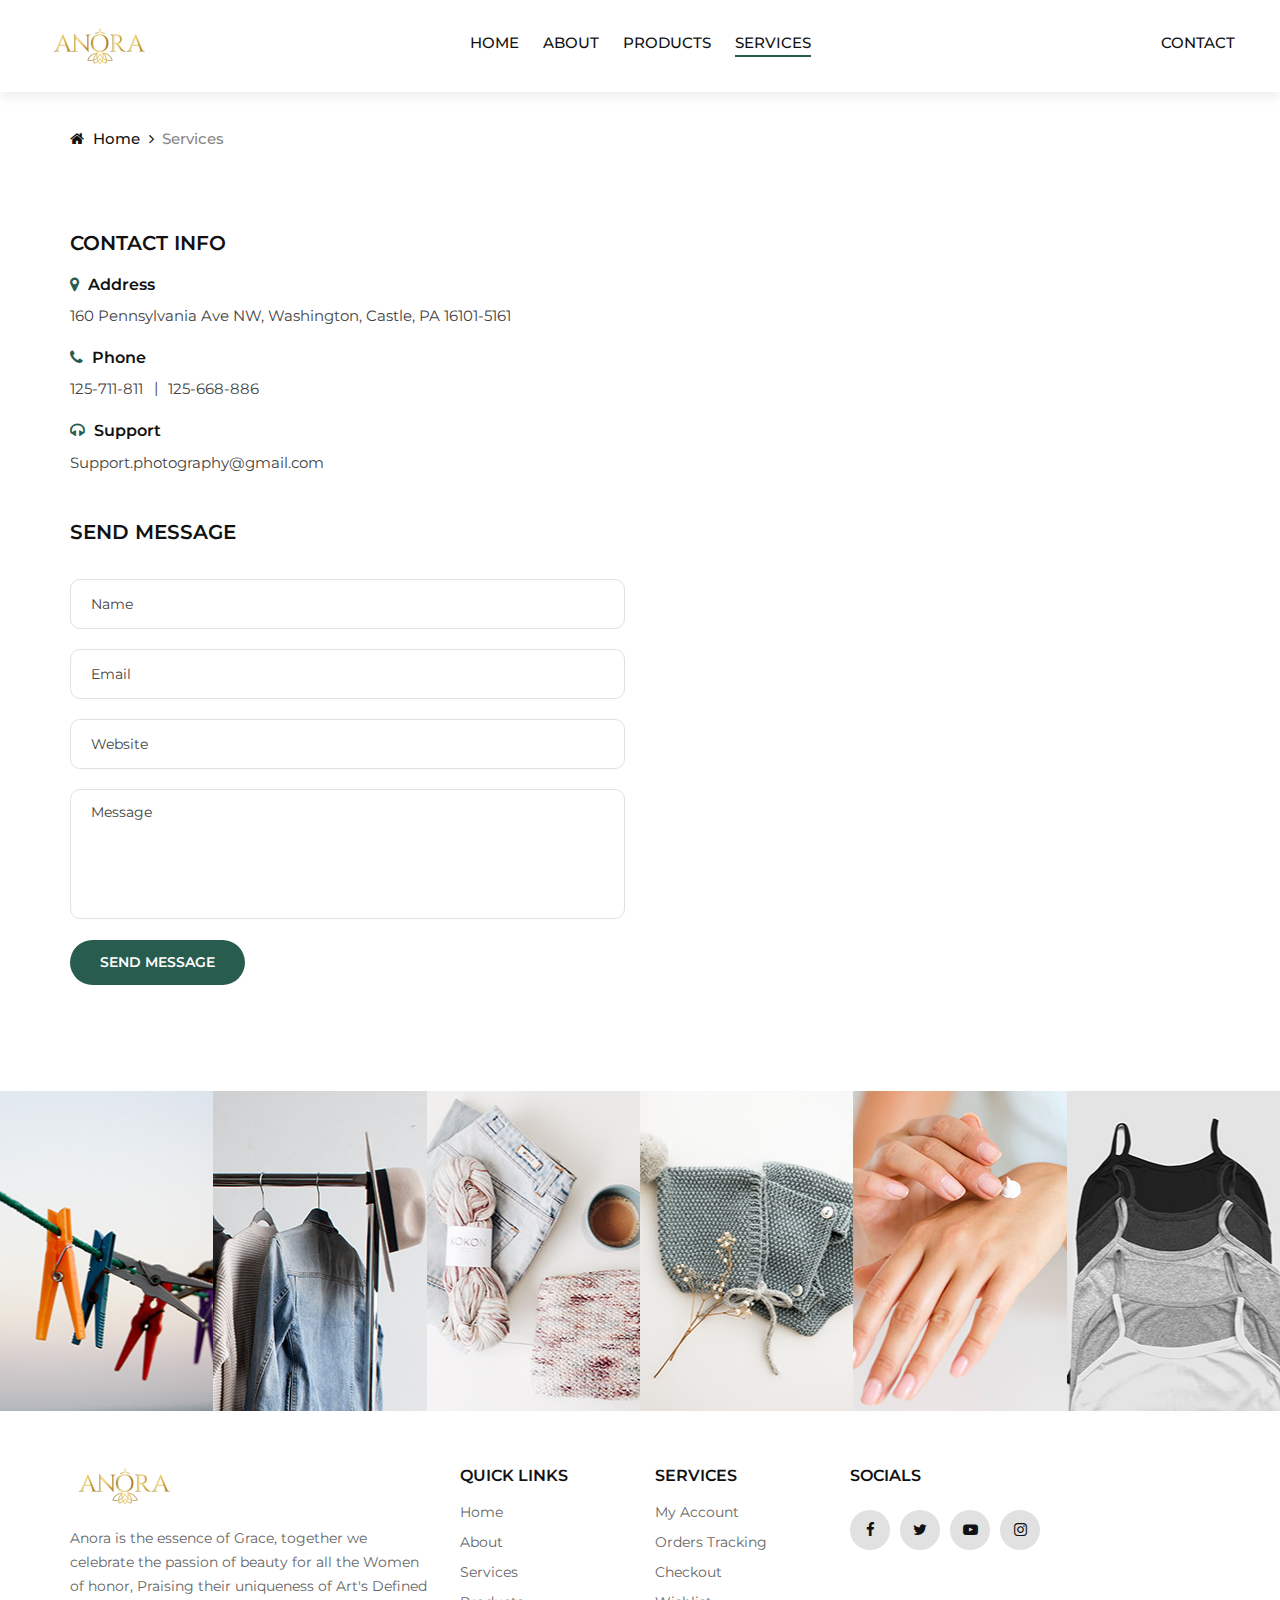
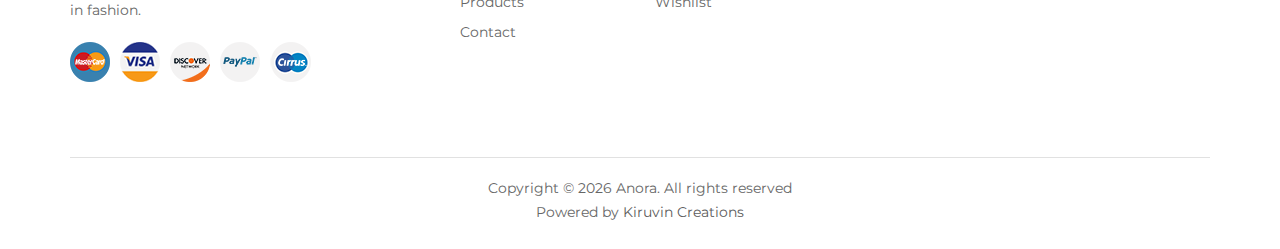
<file: services.html>
<!DOCTYPE html>
<html lang="zxx">

<head>
    <meta charset="UTF-8">
    <meta name="description" content="Ashion Template">
    <meta name="keywords" content="Ashion, unica, creative, html">
    <meta name="viewport" content="width=device-width, initial-scale=1.0">
    <meta http-equiv="X-UA-Compatible" content="ie=edge">
    <title>Anora Art Studio - Services</title>

    <!-- Google Font -->
    <link href="https://fonts.googleapis.com/css2?family=Cookie&display=swap" rel="stylesheet">
    <link href="https://fonts.googleapis.com/css2?family=Montserrat:wght@400;500;600;700;800;900&display=swap"
        rel="stylesheet">

    <!-- Css Styles -->
    <link rel="stylesheet" href="css/bootstrap.min.css" type="text/css">
    <link rel="stylesheet" href="css/font-awesome.min.css" type="text/css">
    <link rel="stylesheet" href="css/elegant-icons.css" type="text/css">
    <link rel="stylesheet" href="css/jquery-ui.min.css" type="text/css">
    <link rel="stylesheet" href="css/magnific-popup.css" type="text/css">
    <link rel="stylesheet" href="css/owl.carousel.min.css" type="text/css">
    <link rel="stylesheet" href="css/slicknav.min.css" type="text/css">
    <link rel="stylesheet" href="css/style.css" type="text/css">
</head>

<body>
    <!-- Page Preloder -->
    <div id="preloder">
        <div class="loader"></div>
    </div>

    <!-- Offcanvas Menu Begin -->
    <div class="offcanvas-menu-overlay"></div>
    <div class="offcanvas-menu-wrapper">
        <div class="offcanvas__close">+</div>
        <!-- <ul class="offcanvas__widget">
            <li><span class="icon_search search-switch"></span></li>
            <li><a href="#"><span class="icon_heart_alt"></span>
                    <div class="tip">2</div>
                </a></li>
            <li><a href="#"><span class="icon_bag_alt"></span>
                    <div class="tip">2</div>
                </a></li>
        </ul> -->
        <div class="offcanvas__logo">
            <center>
                <a href="./index.html"><img src="img/logo.png" alt="Anora Logo"></a>
            </center>
        </div>
        <div id="mobile-menu-wrap"></div>
        <div class="offcanvas__auth">
            <center><a href="contact.html">Contact</a></center>
            <!-- <a href="#">Login</a>
            <a href="#">Register</a> -->
        </div>
    </div>
    <!-- Offcanvas Menu End -->

    <!-- Header Section Begin -->
    <header class="header">
        <div class="container-fluid">
            <div class="row">
                <div class="col-xl-3 col-lg-2">
                    <div class="header__logo">
                        <a href="./index.html"><img src="img/logo.png" alt="Anora Logo"></a>
                    </div>
                </div>
                <div class="col-xl-6 col-lg-7">
                    <nav class="header__menu">
                        <center>
                            <ul>
                                <li><a href="index.html">Home</a></li>
                                <li><a href="about.html">About</a></li>
                                <li><a href="products.html">Products</a></li>
                                <li class="active"><a href="./shop.html">Services</a></li>
                                <!-- <li><a href="#">Pages</a>
                                <ul class="dropdown">
                                    <li><a href="./product-details.html">Product Details</a></li>
                                    <li><a href="./shop-cart.html">Shop Cart</a></li>
                                    <li><a href="./checkout.html">Checkout</a></li>
                                    <li><a href="./blog-details.html">Blog Details</a></li>
                                </ul>
                            </li> -->
                                <!-- <li><a href="./blog.html">Blog</a></li> -->
                                <!-- <li><a href="./contact.html">Contact</a></li> -->
                            </ul>
                        </center>
                    </nav>
                </div>
                <div class="col-lg-3">
                    <div class="header__right header__menu">
                        <!-- <div class="header__right__auth">
                            <a href="#">Login</a>
                            <a href="#">Register</a>
                        </div> -->
                        <ul class="header__right__widget">
                            <!-- <li><span class="icon_search search-switch"></span></li>
                            <li><a href="#"><span class="icon_heart_alt"></span>
                                <div class="tip">2</div>
                            </a></li>
                            <li><a href="#"><span class="icon_bag_alt"></span>
                                <div class="tip">2</div>
                            </a></li> -->
                            <li><a href="contact.html">Contact</a></li>
                        </ul>
                    </div>
                </div>
            </div>
            <div class="canvas__open">
                <i class="fa fa-bars"></i>
            </div>
        </div>
    </header>
    <!-- Header Section End -->

    <!-- Breadcrumb Begin -->
    <div class="breadcrumb-option">
        <div class="container">
            <div class="row">
                <div class="col-lg-12">
                    <div class="breadcrumb__links">
                        <a href="./index.html"><i class="fa fa-home"></i> Home</a>
                        <span>Services</span>
                    </div>
                </div>
            </div>
        </div>
    </div>
    <!-- Breadcrumb End -->

    <!-- Contact Section Begin -->
    <section class="contact spad">
        <div class="container">
            <div class="row">
                <div class="col-lg-6 col-md-6">
                    <div class="contact__content">
                        <div class="contact__address">
                            <h5>Contact info</h5>
                            <ul>
                                <li>
                                    <h6><i class="fa fa-map-marker"></i> Address</h6>
                                    <p>160 Pennsylvania Ave NW, Washington, Castle, PA 16101-5161</p>
                                </li>
                                <li>
                                    <h6><i class="fa fa-phone"></i> Phone</h6>
                                    <p><span>125-711-811</span><span>125-668-886</span></p>
                                </li>
                                <li>
                                    <h6><i class="fa fa-headphones"></i> Support</h6>
                                    <p>Support.photography@gmail.com</p>
                                </li>
                            </ul>
                        </div>
                        <div class="contact__form">
                            <h5>SEND MESSAGE</h5>
                            <form action="#">
                                <input type="text" placeholder="Name">
                                <input type="text" placeholder="Email">
                                <input type="text" placeholder="Website">
                                <textarea placeholder="Message"></textarea>
                                <button type="submit" class="site-btn">Send Message</button>
                            </form>
                        </div>
                    </div>
                </div>
                <div class="col-lg-6 col-md-6">
                    <div class="contact__map">
                        <iframe
                            src="https://www.google.com/maps/embed?pb=!1m18!1m12!1m3!1d48158.305462977965!2d-74.13283844036356!3d41.02757295168286!2m3!1f0!2f0!3f0!3m2!1i1024!2i768!4f13.1!3m3!1m2!1s0x89c2e440473470d7%3A0xcaf503ca2ee57958!2sSaddle%20River%2C%20NJ%2007458%2C%20USA!5e0!3m2!1sen!2sbd!4v1575917275626!5m2!1sen!2sbd"
                            height="780" style="border:0" allowfullscreen="">
                        </iframe>
                    </div>
                </div>
            </div>
        </div>
    </section>
    <!-- Contact Section End -->

    <!-- Instagram Begin -->
    <div class="instagram">
        <div class="container-fluid">
            <div class="row">
                <div class="col-lg-2 col-md-4 col-sm-4 p-0">
                    <div class="instagram__item set-bg" data-setbg="img/instagram/insta-1.jpg">
                        <div class="instagram__text">
                            <i class="fa fa-instagram"></i>
                            <a href="#">@ anoraartsandfashion</a>
                        </div>
                    </div>
                </div>
                <div class="col-lg-2 col-md-4 col-sm-4 p-0">
                    <div class="instagram__item set-bg" data-setbg="img/instagram/insta-2.jpg">
                        <div class="instagram__text">
                            <i class="fa fa-instagram"></i>
                            <a href="#">@ anoraartsandfashion</a>
                        </div>
                    </div>
                </div>
                <div class="col-lg-2 col-md-4 col-sm-4 p-0">
                    <div class="instagram__item set-bg" data-setbg="img/instagram/insta-3.jpg">
                        <div class="instagram__text">
                            <i class="fa fa-instagram"></i>
                            <a href="#">@ anoraartsandfashion</a>
                        </div>
                    </div>
                </div>
                <div class="col-lg-2 col-md-4 col-sm-4 p-0">
                    <div class="instagram__item set-bg" data-setbg="img/instagram/insta-4.jpg">
                        <div class="instagram__text">
                            <i class="fa fa-instagram"></i>
                            <a href="#">@ anoraartsandfashion</a>
                        </div>
                    </div>
                </div>
                <div class="col-lg-2 col-md-4 col-sm-4 p-0">
                    <div class="instagram__item set-bg" data-setbg="img/instagram/insta-5.jpg">
                        <div class="instagram__text">
                            <i class="fa fa-instagram"></i>
                            <a href="#">@ anoraartsandfashion</a>
                        </div>
                    </div>
                </div>
                <div class="col-lg-2 col-md-4 col-sm-4 p-0">
                    <div class="instagram__item set-bg" data-setbg="img/instagram/insta-6.jpg">
                        <div class="instagram__text">
                            <i class="fa fa-instagram"></i>
                            <a href="#">@ anoraartsandfashion</a>
                        </div>
                    </div>
                </div>
            </div>
        </div>
    </div>
    <!-- Instagram End -->

    <!-- Footer Section Begin -->
    <footer class="footer">
        <div class="container">
            <div class="row">
                <div class="col-lg-4 col-md-6 col-sm-7">
                    <div class="footer__about">
                        <div class="footer__logo">
                            <a href="./index.html"><img src="img/logo.png" alt="Anora Logo"></a>
                        </div>
                        <p>Anora is the essence of Grace, together we celebrate the passion of beauty for all the Women
                            of honor, Praising their uniqueness of Art's Defined in fashion.
                        </p>
                        <div class="footer__payment">
                            <a href="#"><img src="img/payment/payment-1.png" alt=""></a>
                            <a href="#"><img src="img/payment/payment-2.png" alt=""></a>
                            <a href="#"><img src="img/payment/payment-3.png" alt=""></a>
                            <a href="#"><img src="img/payment/payment-4.png" alt=""></a>
                            <a href="#"><img src="img/payment/payment-5.png" alt=""></a>
                        </div>
                    </div>
                </div>
                <div class="col-lg-2 col-md-3 col-sm-5">
                    <div class="footer__widget">
                        <h6>Quick links</h6>
                        <ul>
                            <li><a href="index.html">Home</a></li>
                            <li><a href="about.html">About</a></li>
                            <li><a href="services.html">Services</a></li>
                            <li><a href="products.html">Products</a></li>
                            <li><a href="contact.html">Contact</a></li>
                        </ul>
                    </div>
                </div>
                <div class="col-lg-2 col-md-3 col-sm-4">
                    <div class="footer__widget">
                        <h6>Services</h6>
                        <ul>
                            <li><a href="#">My Account</a></li>
                            <li><a href="#">Orders Tracking</a></li>
                            <li><a href="#">Checkout</a></li>
                            <li><a href="#">Wishlist</a></li>
                        </ul>
                    </div>
                </div>
                <div class="col-lg-4 col-md-8 col-sm-8">
                    <div class="footer__newslatter">
                        <h6>SOCIALS</h6>
                        <!-- <form action="#">
                        <input type="text" placeholder="Email">
                        <button type="submit" class="site-btn">Subscribe</button>
                    </form> -->
                        <div class="footer__social">
                            <a href="#"><i class="fa fa-facebook"></i></a>
                            <a href="#"><i class="fa fa-twitter"></i></a>
                            <a href="#"><i class="fa fa-youtube-play"></i></a>
                            <a href="#"><i class="fa fa-instagram"></i></a>
                            <!-- <a href="#"><i class="fa fa-pinterest"></i></a> -->
                        </div>
                    </div>
                </div>
            </div>
            <div class="row">
                <div class="col-lg-12">
                    <!-- Link back to Colorlib can't be removed. Template is licensed under CC BY 3.0. -->
                    <div class="footer__copyright__text">
                        <p>Copyright &copy; <script>
                                document.write(new Date().getFullYear());
                            </script> Anora. All rights reserved <br> Powered by <a href="https://Kiruvin.com"
                                target="_blank">Kiruvin Creations</a></p>
                    </div>
                    <!-- Link back to Colorlib can't be removed. Template is licensed under CC BY 3.0. -->
                </div>
            </div>
        </div>
    </footer>
    <!-- Footer Section End -->

    <!-- Search Begin -->
    <div class="search-model">
        <div class="h-100 d-flex align-items-center justify-content-center">
            <div class="search-close-switch">+</div>
            <form class="search-model-form">
                <input type="text" id="search-input" placeholder="Search here.....">
            </form>
        </div>
    </div>
    <!-- Search End -->

    <!-- Js Plugins -->
    <script src="js/jquery-3.3.1.min.js"></script>
    <script src="js/bootstrap.min.js"></script>
    <script src="js/jquery.magnific-popup.min.js"></script>
    <script src="js/jquery-ui.min.js"></script>
    <script src="js/mixitup.min.js"></script>
    <script src="js/jquery.countdown.min.js"></script>
    <script src="js/jquery.slicknav.js"></script>
    <script src="js/owl.carousel.min.js"></script>
    <script src="js/jquery.nicescroll.min.js"></script>
    <script src="js/main.js"></script>
</body>

</html>
</file>
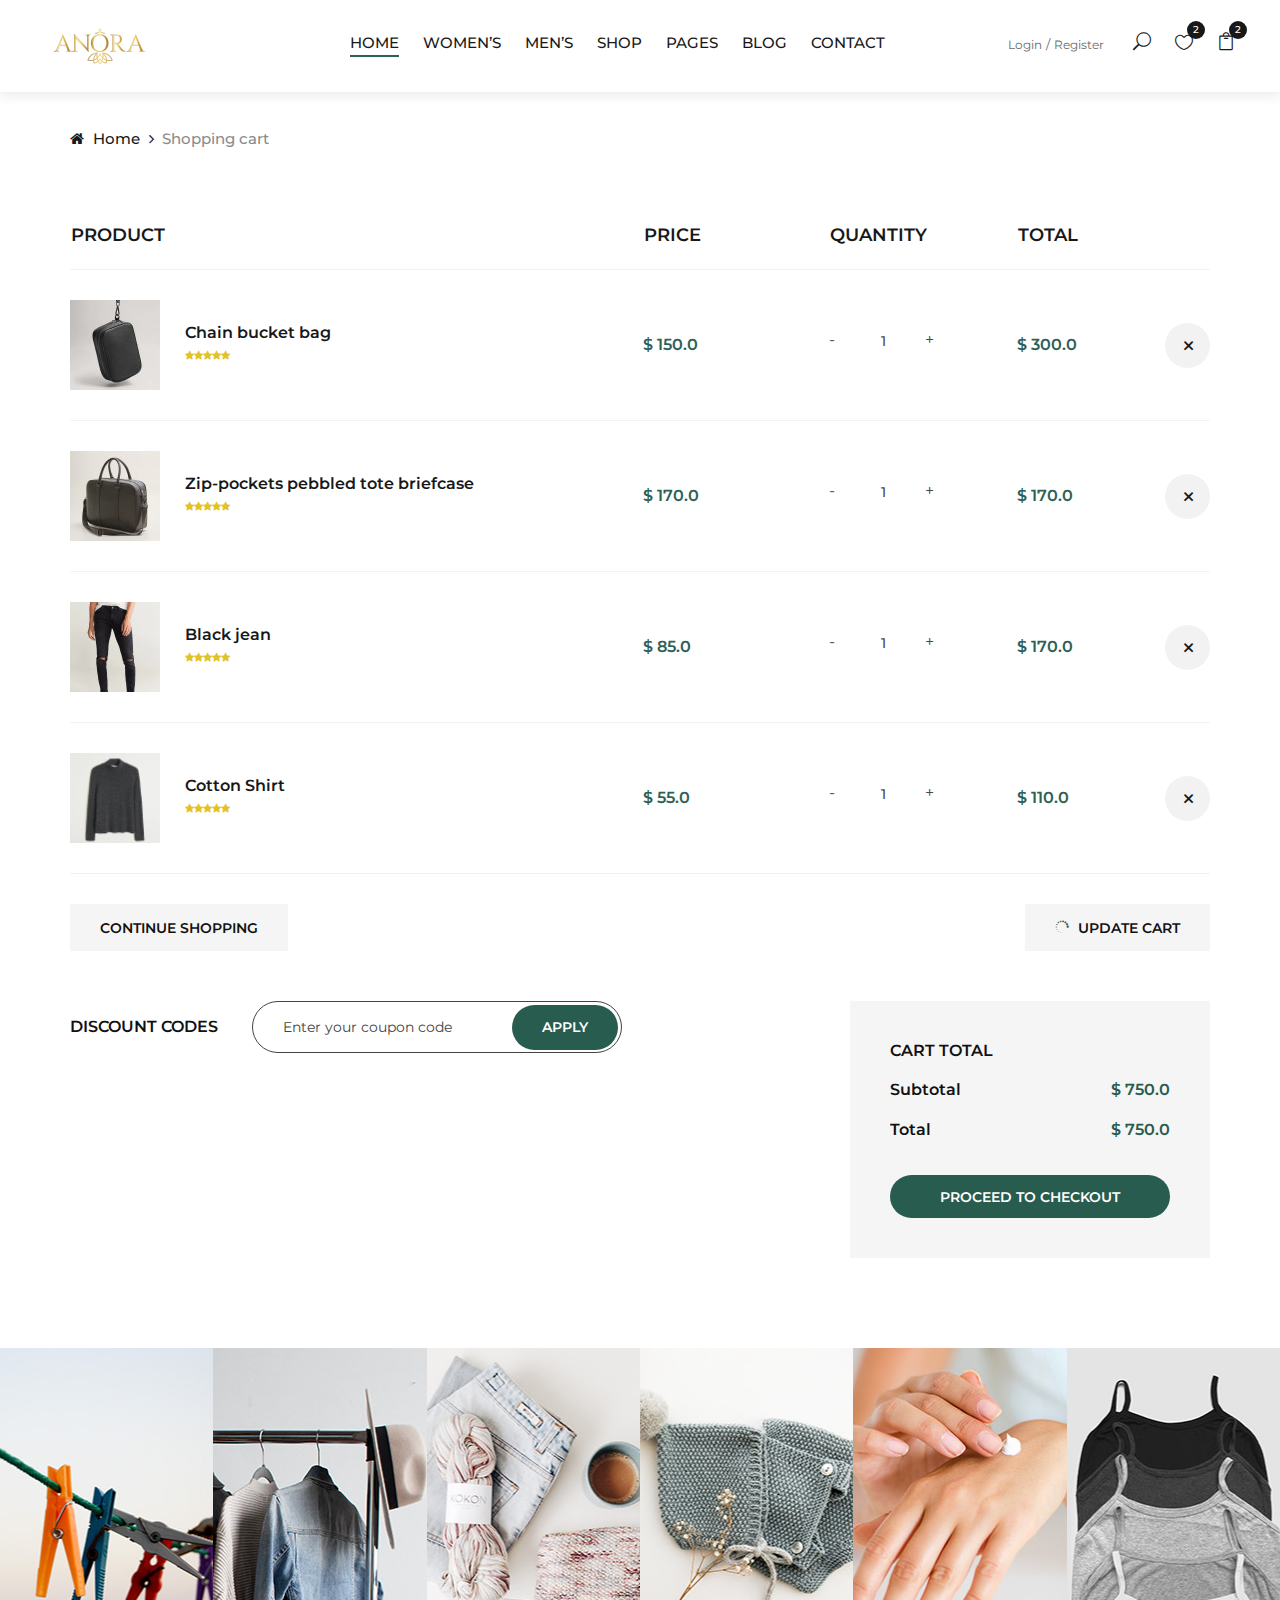
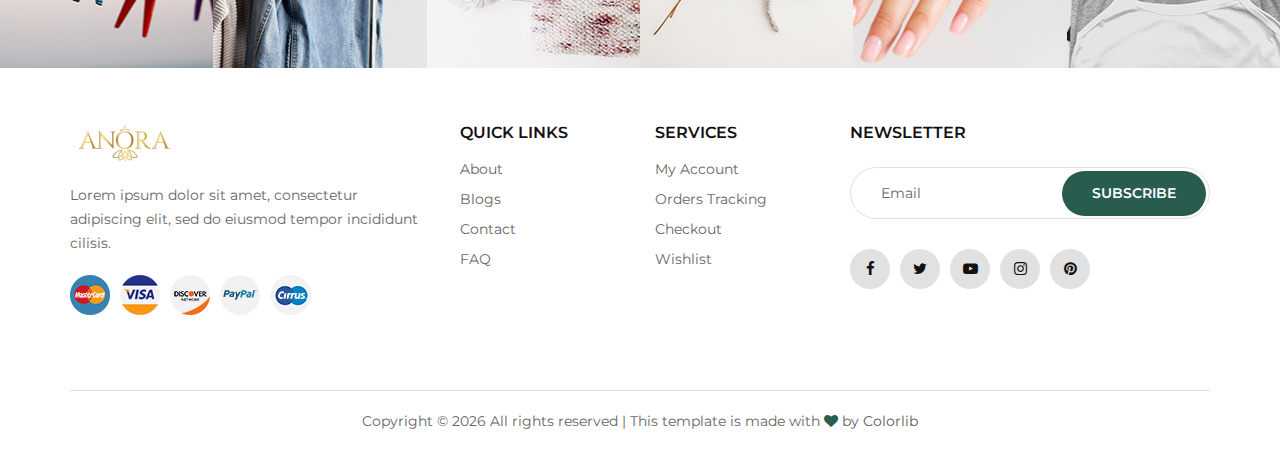
<file: shop-cart.html>
<!DOCTYPE html>
<html lang="zxx">

<head>
    <meta charset="UTF-8">
    <meta name="description" content="Ashion Template">
    <meta name="keywords" content="Ashion, unica, creative, html">
    <meta name="viewport" content="width=device-width, initial-scale=1.0">
    <meta http-equiv="X-UA-Compatible" content="ie=edge">
    <title>Ashion | Template</title>

    <!-- Google Font -->
    <link href="https://fonts.googleapis.com/css2?family=Cookie&display=swap" rel="stylesheet">
    <link href="https://fonts.googleapis.com/css2?family=Montserrat:wght@400;500;600;700;800;900&display=swap"
    rel="stylesheet">

    <!-- Css Styles -->
    <link rel="stylesheet" href="css/bootstrap.min.css" type="text/css">
    <link rel="stylesheet" href="css/font-awesome.min.css" type="text/css">
    <link rel="stylesheet" href="css/elegant-icons.css" type="text/css">
    <link rel="stylesheet" href="css/jquery-ui.min.css" type="text/css">
    <link rel="stylesheet" href="css/magnific-popup.css" type="text/css">
    <link rel="stylesheet" href="css/owl.carousel.min.css" type="text/css">
    <link rel="stylesheet" href="css/slicknav.min.css" type="text/css">
    <link rel="stylesheet" href="css/style.css" type="text/css">
</head>

<body>
    <!-- Page Preloder -->
    <div id="preloder">
        <div class="loader"></div>
    </div>

    <!-- Offcanvas Menu Begin -->
    <div class="offcanvas-menu-overlay"></div>
    <div class="offcanvas-menu-wrapper">
        <div class="offcanvas__close">+</div>
        <ul class="offcanvas__widget">
            <li><span class="icon_search search-switch"></span></li>
            <li><a href="#"><span class="icon_heart_alt"></span>
                <div class="tip">2</div>
            </a></li>
            <li><a href="#"><span class="icon_bag_alt"></span>
                <div class="tip">2</div>
            </a></li>
        </ul>
        <div class="offcanvas__logo">
            <a href="./index.html"><img src="img/logo.png" alt="Anora Logo"></a>
        </div>
        <div id="mobile-menu-wrap"></div>
        <div class="offcanvas__auth">
            <a href="#">Login</a>
            <a href="#">Register</a>
        </div>
    </div>
    <!-- Offcanvas Menu End -->

    <!-- Header Section Begin -->
    <header class="header">
        <div class="container-fluid">
            <div class="row">
                <div class="col-xl-3 col-lg-2">
                    <div class="header__logo">
                        <a href="./index.html"><img src="img/logo.png" alt="Anora Logo"></a>
                    </div>
                </div>
                <div class="col-xl-6 col-lg-7">
                    <nav class="header__menu">
                        <ul>
                            <li class="active"><a href="./index.html">Home</a></li>
                            <li><a href="#">Women’s</a></li>
                            <li><a href="#">Men’s</a></li>
                            <li><a href="./shop.html">Shop</a></li>
                            <li><a href="#">Pages</a>
                                <ul class="dropdown">
                                    <li><a href="./product-details.html">Product Details</a></li>
                                    <li><a href="./shop-cart.html">Shop Cart</a></li>
                                    <li><a href="./checkout.html">Checkout</a></li>
                                    <li><a href="./blog-details.html">Blog Details</a></li>
                                </ul>
                            </li>
                            <li><a href="./blog.html">Blog</a></li>
                            <li><a href="./contact.html">Contact</a></li>
                        </ul>
                    </nav>
                </div>
                <div class="col-lg-3">
                    <div class="header__right">
                        <div class="header__right__auth">
                            <a href="#">Login</a>
                            <a href="#">Register</a>
                        </div>
                        <ul class="header__right__widget">
                            <li><span class="icon_search search-switch"></span></li>
                            <li><a href="#"><span class="icon_heart_alt"></span>
                                <div class="tip">2</div>
                            </a></li>
                            <li><a href="#"><span class="icon_bag_alt"></span>
                                <div class="tip">2</div>
                            </a></li>
                        </ul>
                    </div>
                </div>
            </div>
            <div class="canvas__open">
                <i class="fa fa-bars"></i>
            </div>
        </div>
    </header>
    <!-- Header Section End -->

    <!-- Breadcrumb Begin -->
    <div class="breadcrumb-option">
        <div class="container">
            <div class="row">
                <div class="col-lg-12">
                    <div class="breadcrumb__links">
                        <a href="./index.html"><i class="fa fa-home"></i> Home</a>
                        <span>Shopping cart</span>
                    </div>
                </div>
            </div>
        </div>
    </div>
    <!-- Breadcrumb End -->

    <!-- Shop Cart Section Begin -->
    <section class="shop-cart spad">
        <div class="container">
            <div class="row">
                <div class="col-lg-12">
                    <div class="shop__cart__table">
                        <table>
                            <thead>
                                <tr>
                                    <th>Product</th>
                                    <th>Price</th>
                                    <th>Quantity</th>
                                    <th>Total</th>
                                    <th></th>
                                </tr>
                            </thead>
                            <tbody>
                                <tr>
                                    <td class="cart__product__item">
                                        <img src="img/shop-cart/cp-1.jpg" alt="">
                                        <div class="cart__product__item__title">
                                            <h6>Chain bucket bag</h6>
                                            <div class="rating">
                                                <i class="fa fa-star"></i>
                                                <i class="fa fa-star"></i>
                                                <i class="fa fa-star"></i>
                                                <i class="fa fa-star"></i>
                                                <i class="fa fa-star"></i>
                                            </div>
                                        </div>
                                    </td>
                                    <td class="cart__price">$ 150.0</td>
                                    <td class="cart__quantity">
                                        <div class="pro-qty">
                                            <input type="text" value="1">
                                        </div>
                                    </td>
                                    <td class="cart__total">$ 300.0</td>
                                    <td class="cart__close"><span class="icon_close"></span></td>
                                </tr>
                                <tr>
                                    <td class="cart__product__item">
                                        <img src="img/shop-cart/cp-2.jpg" alt="">
                                        <div class="cart__product__item__title">
                                            <h6>Zip-pockets pebbled tote briefcase</h6>
                                            <div class="rating">
                                                <i class="fa fa-star"></i>
                                                <i class="fa fa-star"></i>
                                                <i class="fa fa-star"></i>
                                                <i class="fa fa-star"></i>
                                                <i class="fa fa-star"></i>
                                            </div>
                                        </div>
                                    </td>
                                    <td class="cart__price">$ 170.0</td>
                                    <td class="cart__quantity">
                                        <div class="pro-qty">
                                            <input type="text" value="1">
                                        </div>
                                    </td>
                                    <td class="cart__total">$ 170.0</td>
                                    <td class="cart__close"><span class="icon_close"></span></td>
                                </tr>
                                <tr>
                                    <td class="cart__product__item">
                                        <img src="img/shop-cart/cp-3.jpg" alt="">
                                        <div class="cart__product__item__title">
                                            <h6>Black jean</h6>
                                            <div class="rating">
                                                <i class="fa fa-star"></i>
                                                <i class="fa fa-star"></i>
                                                <i class="fa fa-star"></i>
                                                <i class="fa fa-star"></i>
                                                <i class="fa fa-star"></i>
                                            </div>
                                        </div>
                                    </td>
                                    <td class="cart__price">$ 85.0</td>
                                    <td class="cart__quantity">
                                        <div class="pro-qty">
                                            <input type="text" value="1">
                                        </div>
                                    </td>
                                    <td class="cart__total">$ 170.0</td>
                                    <td class="cart__close"><span class="icon_close"></span></td>
                                </tr>
                                <tr>
                                    <td class="cart__product__item">
                                        <img src="img/shop-cart/cp-4.jpg" alt="">
                                        <div class="cart__product__item__title">
                                            <h6>Cotton Shirt</h6>
                                            <div class="rating">
                                                <i class="fa fa-star"></i>
                                                <i class="fa fa-star"></i>
                                                <i class="fa fa-star"></i>
                                                <i class="fa fa-star"></i>
                                                <i class="fa fa-star"></i>
                                            </div>
                                        </div>
                                    </td>
                                    <td class="cart__price">$ 55.0</td>
                                    <td class="cart__quantity">
                                        <div class="pro-qty">
                                            <input type="text" value="1">
                                        </div>
                                    </td>
                                    <td class="cart__total">$ 110.0</td>
                                    <td class="cart__close"><span class="icon_close"></span></td>
                                </tr>
                            </tbody>
                        </table>
                    </div>
                </div>
            </div>
            <div class="row">
                <div class="col-lg-6 col-md-6 col-sm-6">
                    <div class="cart__btn">
                        <a href="#">Continue Shopping</a>
                    </div>
                </div>
                <div class="col-lg-6 col-md-6 col-sm-6">
                    <div class="cart__btn update__btn">
                        <a href="#"><span class="icon_loading"></span> Update cart</a>
                    </div>
                </div>
            </div>
            <div class="row">
                <div class="col-lg-6">
                    <div class="discount__content">
                        <h6>Discount codes</h6>
                        <form action="#">
                            <input type="text" placeholder="Enter your coupon code">
                            <button type="submit" class="site-btn">Apply</button>
                        </form>
                    </div>
                </div>
                <div class="col-lg-4 offset-lg-2">
                    <div class="cart__total__procced">
                        <h6>Cart total</h6>
                        <ul>
                            <li>Subtotal <span>$ 750.0</span></li>
                            <li>Total <span>$ 750.0</span></li>
                        </ul>
                        <a href="#" class="primary-btn">Proceed to checkout</a>
                    </div>
                </div>
            </div>
        </div>
    </section>
    <!-- Shop Cart Section End -->

    <!-- Instagram Begin -->
    <div class="instagram">
        <div class="container-fluid">
            <div class="row">
                <div class="col-lg-2 col-md-4 col-sm-4 p-0">
                    <div class="instagram__item set-bg" data-setbg="img/instagram/insta-1.jpg">
                        <div class="instagram__text">
                            <i class="fa fa-instagram"></i>
                            <a href="#">@ anoraartsandfashion</a>
                        </div>
                    </div>
                </div>
                <div class="col-lg-2 col-md-4 col-sm-4 p-0">
                    <div class="instagram__item set-bg" data-setbg="img/instagram/insta-2.jpg">
                        <div class="instagram__text">
                            <i class="fa fa-instagram"></i>
                            <a href="#">@ anoraartsandfashion</a>
                        </div>
                    </div>
                </div>
                <div class="col-lg-2 col-md-4 col-sm-4 p-0">
                    <div class="instagram__item set-bg" data-setbg="img/instagram/insta-3.jpg">
                        <div class="instagram__text">
                            <i class="fa fa-instagram"></i>
                            <a href="#">@ anoraartsandfashion</a>
                        </div>
                    </div>
                </div>
                <div class="col-lg-2 col-md-4 col-sm-4 p-0">
                    <div class="instagram__item set-bg" data-setbg="img/instagram/insta-4.jpg">
                        <div class="instagram__text">
                            <i class="fa fa-instagram"></i>
                            <a href="#">@ anoraartsandfashion</a>
                        </div>
                    </div>
                </div>
                <div class="col-lg-2 col-md-4 col-sm-4 p-0">
                    <div class="instagram__item set-bg" data-setbg="img/instagram/insta-5.jpg">
                        <div class="instagram__text">
                            <i class="fa fa-instagram"></i>
                            <a href="#">@ anoraartsandfashion</a>
                        </div>
                    </div>
                </div>
                <div class="col-lg-2 col-md-4 col-sm-4 p-0">
                    <div class="instagram__item set-bg" data-setbg="img/instagram/insta-6.jpg">
                        <div class="instagram__text">
                            <i class="fa fa-instagram"></i>
                            <a href="#">@ anoraartsandfashion</a>
                        </div>
                    </div>
                </div>
            </div>
        </div>
    </div>
    <!-- Instagram End -->

    <!-- Footer Section Begin -->
    <footer class="footer">
        <div class="container">
            <div class="row">
                <div class="col-lg-4 col-md-6 col-sm-7">
                    <div class="footer__about">
                        <div class="footer__logo">
                            <a href="./index.html"><img src="img/logo.png" alt="Anora Logo"></a>
                        </div>
                        <p>Lorem ipsum dolor sit amet, consectetur adipiscing elit, sed do eiusmod tempor incididunt
                        cilisis.</p>
                        <div class="footer__payment">
                            <a href="#"><img src="img/payment/payment-1.png" alt=""></a>
                            <a href="#"><img src="img/payment/payment-2.png" alt=""></a>
                            <a href="#"><img src="img/payment/payment-3.png" alt=""></a>
                            <a href="#"><img src="img/payment/payment-4.png" alt=""></a>
                            <a href="#"><img src="img/payment/payment-5.png" alt=""></a>
                        </div>
                    </div>
                </div>
                <div class="col-lg-2 col-md-3 col-sm-5">
                    <div class="footer__widget">
                        <h6>Quick links</h6>
                        <ul>
                            <li><a href="#">About</a></li>
                            <li><a href="#">Blogs</a></li>
                            <li><a href="#">Contact</a></li>
                            <li><a href="#">FAQ</a></li>
                        </ul>
                    </div>
                </div>
                <div class="col-lg-2 col-md-3 col-sm-4">
                    <div class="footer__widget">
                        <h6>Services</h6>
                        <ul>
                            <li><a href="#">My Account</a></li>
                            <li><a href="#">Orders Tracking</a></li>
                            <li><a href="#">Checkout</a></li>
                            <li><a href="#">Wishlist</a></li>
                        </ul>
                    </div>
                </div>
                <div class="col-lg-4 col-md-8 col-sm-8">
                    <div class="footer__newslatter">
                        <h6>NEWSLETTER</h6>
                        <form action="#">
                            <input type="text" placeholder="Email">
                            <button type="submit" class="site-btn">Subscribe</button>
                        </form>
                        <div class="footer__social">
                            <a href="#"><i class="fa fa-facebook"></i></a>
                            <a href="#"><i class="fa fa-twitter"></i></a>
                            <a href="#"><i class="fa fa-youtube-play"></i></a>
                            <a href="#"><i class="fa fa-instagram"></i></a>
                            <a href="#"><i class="fa fa-pinterest"></i></a>
                        </div>
                    </div>
                </div>
            </div>
            <div class="row">
                <div class="col-lg-12">
                    <!-- Link back to Colorlib can't be removed. Template is licensed under CC BY 3.0. -->
                    <div class="footer__copyright__text">
                        <p>Copyright &copy; <script>document.write(new Date().getFullYear());</script> All rights reserved | This template is made with <i class="fa fa-heart" aria-hidden="true"></i> by <a href="https://colorlib.com" target="_blank">Colorlib</a></p>
                    </div>
                    <!-- Link back to Colorlib can't be removed. Template is licensed under CC BY 3.0. -->
                </div>
            </div>
        </div>
    </footer>
    <!-- Footer Section End -->

    <!-- Search Begin -->
    <div class="search-model">
        <div class="h-100 d-flex align-items-center justify-content-center">
            <div class="search-close-switch">+</div>
            <form class="search-model-form">
                <input type="text" id="search-input" placeholder="Search here.....">
            </form>
        </div>
    </div>
    <!-- Search End -->

    <!-- Js Plugins -->
    <script src="js/jquery-3.3.1.min.js"></script>
    <script src="js/bootstrap.min.js"></script>
    <script src="js/jquery.magnific-popup.min.js"></script>
    <script src="js/jquery-ui.min.js"></script>
    <script src="js/mixitup.min.js"></script>
    <script src="js/jquery.countdown.min.js"></script>
    <script src="js/jquery.slicknav.js"></script>
    <script src="js/owl.carousel.min.js"></script>
    <script src="js/jquery.nicescroll.min.js"></script>
    <script src="js/main.js"></script>
</body>

</html>
</file>
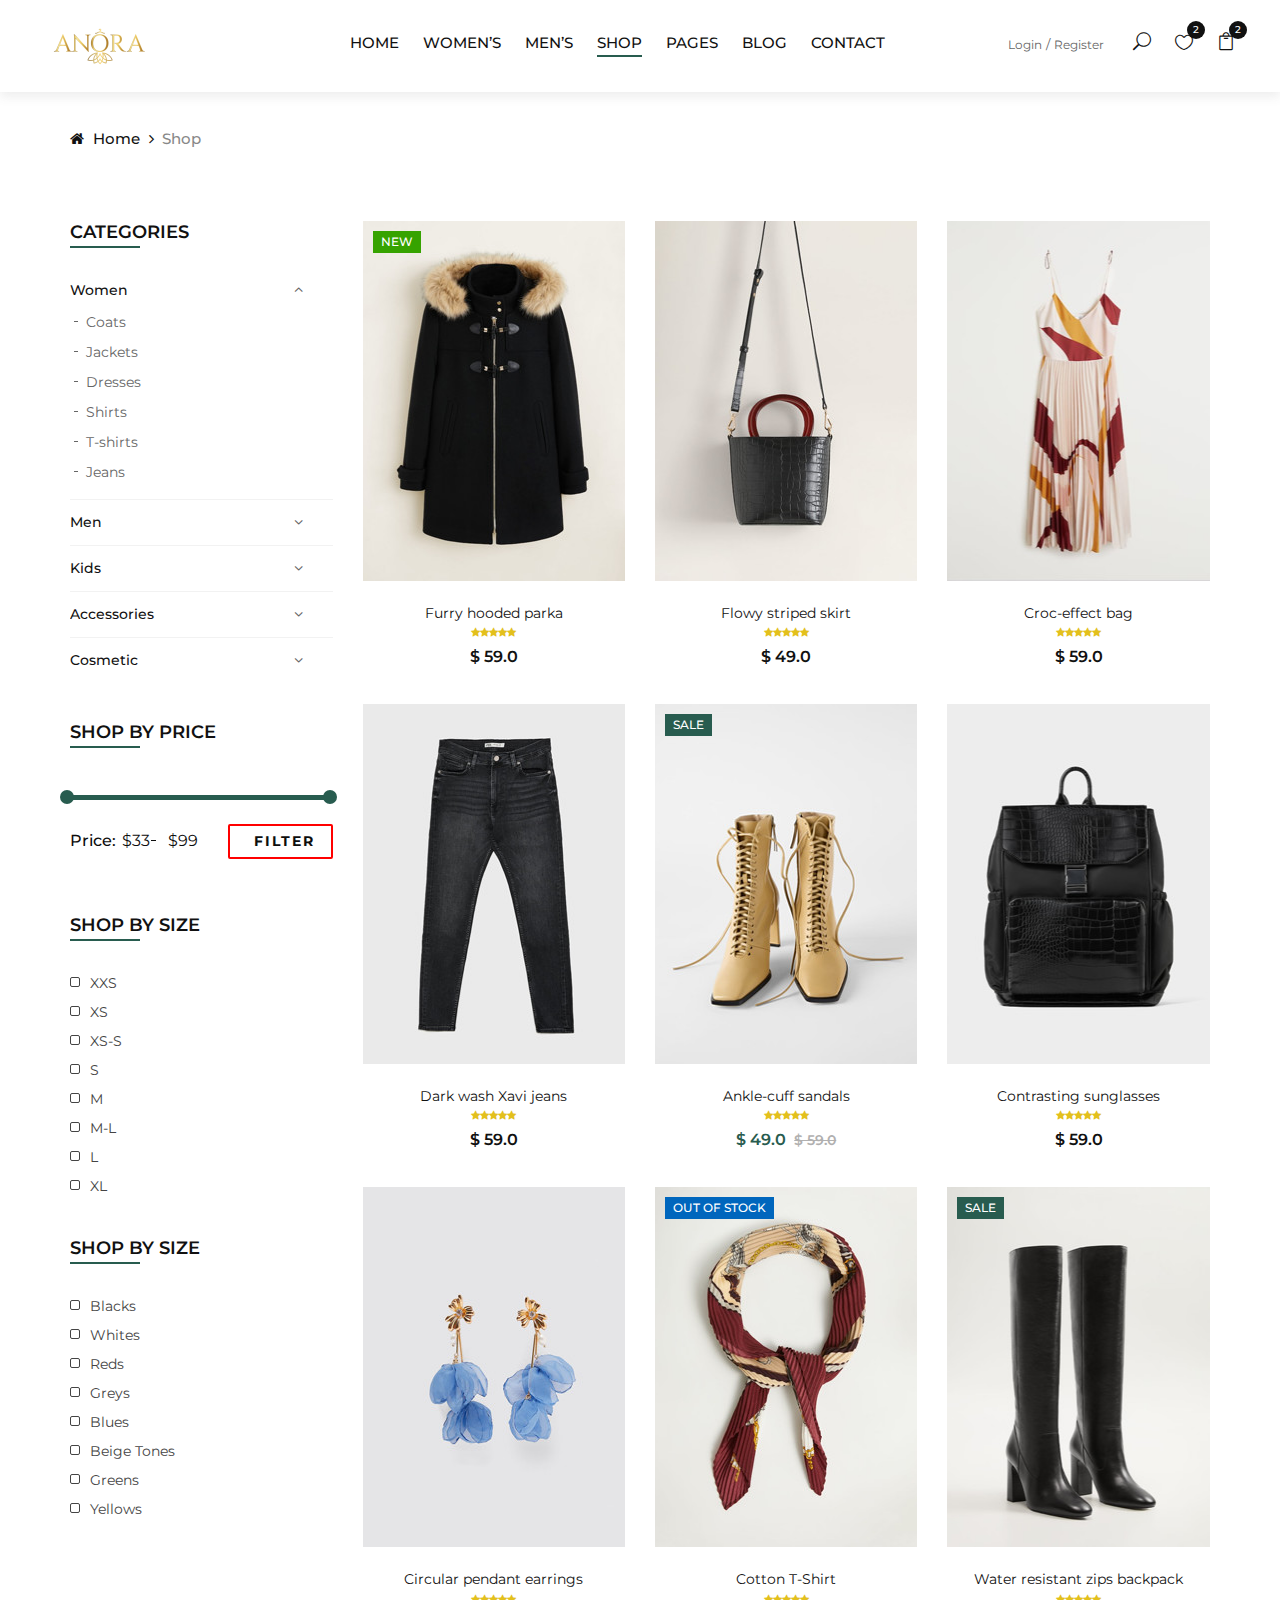
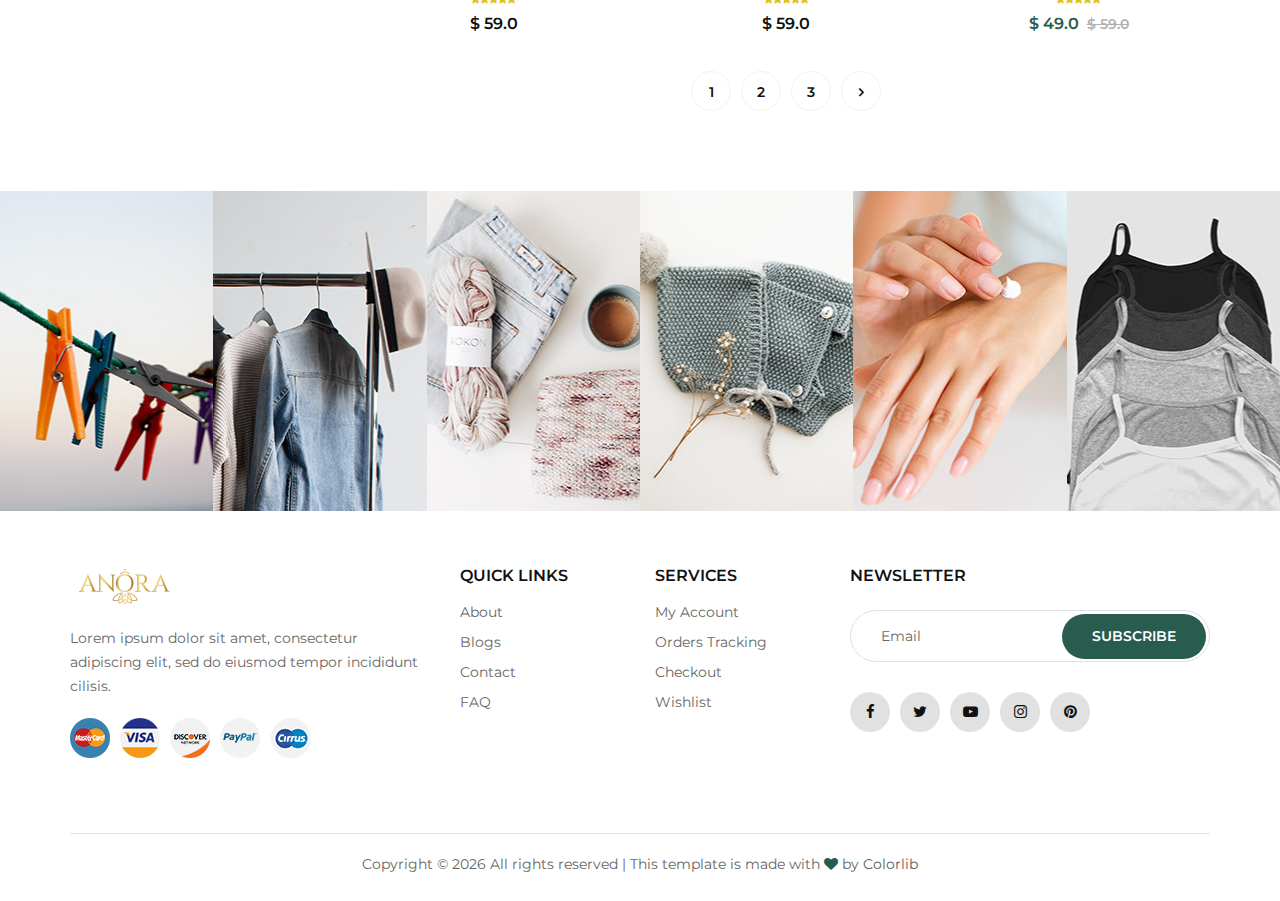
<file: shop.html>
<!DOCTYPE html>
<html lang="zxx">

<head>
    <meta charset="UTF-8">
    <meta name="description" content="Ashion Template">
    <meta name="keywords" content="Ashion, unica, creative, html">
    <meta name="viewport" content="width=device-width, initial-scale=1.0">
    <meta http-equiv="X-UA-Compatible" content="ie=edge">
    <title>Ashion | Template</title>

    <!-- Google Font -->
    <link href="https://fonts.googleapis.com/css2?family=Cookie&display=swap" rel="stylesheet">
    <link href="https://fonts.googleapis.com/css2?family=Montserrat:wght@400;500;600;700;800;900&display=swap"
    rel="stylesheet">

    <!-- Css Styles -->
    <link rel="stylesheet" href="css/bootstrap.min.css" type="text/css">
    <link rel="stylesheet" href="css/font-awesome.min.css" type="text/css">
    <link rel="stylesheet" href="css/elegant-icons.css" type="text/css">
    <link rel="stylesheet" href="css/jquery-ui.min.css" type="text/css">
    <link rel="stylesheet" href="css/magnific-popup.css" type="text/css">
    <link rel="stylesheet" href="css/owl.carousel.min.css" type="text/css">
    <link rel="stylesheet" href="css/slicknav.min.css" type="text/css">
    <link rel="stylesheet" href="css/style.css" type="text/css">
</head>

<body>
    <!-- Page Preloder -->
    <div id="preloder">
        <div class="loader"></div>
    </div>

    <!-- Offcanvas Menu Begin -->
    <div class="offcanvas-menu-overlay"></div>
    <div class="offcanvas-menu-wrapper">
        <div class="offcanvas__close">+</div>
        <ul class="offcanvas__widget">
            <li><span class="icon_search search-switch"></span></li>
            <li><a href="#"><span class="icon_heart_alt"></span>
                <div class="tip">2</div>
            </a></li>
            <li><a href="#"><span class="icon_bag_alt"></span>
                <div class="tip">2</div>
            </a></li>
        </ul>
        <div class="offcanvas__logo">
            <a href="./index.html"><img src="img/logo.png" alt="Anora Logo"></a>
        </div>
        <div id="mobile-menu-wrap"></div>
        <div class="offcanvas__auth">
            <a href="#">Login</a>
            <a href="#">Register</a>
        </div>
    </div>
    <!-- Offcanvas Menu End -->

    <!-- Header Section Begin -->
    <header class="header">
        <div class="container-fluid">
            <div class="row">
                <div class="col-xl-3 col-lg-2">
                    <div class="header__logo">
                        <a href="./index.html"><img src="img/logo.png" alt="Anora Logo"></a>
                    </div>
                </div>
                <div class="col-xl-6 col-lg-7">
                    <nav class="header__menu">
                        <ul>
                            <li><a href="./index.html">Home</a></li>
                            <li><a href="#">Women’s</a></li>
                            <li><a href="#">Men’s</a></li>
                            <li class="active"><a href="./shop.html">Shop</a></li>
                            <li><a href="#">Pages</a>
                                <ul class="dropdown">
                                    <li><a href="./product-details.html">Product Details</a></li>
                                    <li><a href="./shop-cart.html">Shop Cart</a></li>
                                    <li><a href="./checkout.html">Checkout</a></li>
                                    <li><a href="./blog-details.html">Blog Details</a></li>
                                </ul>
                            </li>
                            <li><a href="./blog.html">Blog</a></li>
                            <li><a href="./contact.html">Contact</a></li>
                        </ul>
                    </nav>
                </div>
                <div class="col-lg-3">
                    <div class="header__right">
                        <div class="header__right__auth">
                            <a href="#">Login</a>
                            <a href="#">Register</a>
                        </div>
                        <ul class="header__right__widget">
                            <li><span class="icon_search search-switch"></span></li>
                            <li><a href="#"><span class="icon_heart_alt"></span>
                                <div class="tip">2</div>
                            </a></li>
                            <li><a href="#"><span class="icon_bag_alt"></span>
                                <div class="tip">2</div>
                            </a></li>
                        </ul>
                    </div>
                </div>
            </div>
            <div class="canvas__open">
                <i class="fa fa-bars"></i>
            </div>
        </div>
    </header>
    <!-- Header Section End -->

    <!-- Breadcrumb Begin -->
    <div class="breadcrumb-option">
        <div class="container">
            <div class="row">
                <div class="col-lg-12">
                    <div class="breadcrumb__links">
                        <a href="./index.html"><i class="fa fa-home"></i> Home</a>
                        <span>Shop</span>
                    </div>
                </div>
            </div>
        </div>
    </div>
    <!-- Breadcrumb End -->

    <!-- Shop Section Begin -->
    <section class="shop spad">
        <div class="container">
            <div class="row">
                <div class="col-lg-3 col-md-3">
                    <div class="shop__sidebar">
                        <div class="sidebar__categories">
                            <div class="section-title">
                                <h4>Categories</h4>
                            </div>
                            <div class="categories__accordion">
                                <div class="accordion" id="accordionExample">
                                    <div class="card">
                                        <div class="card-heading active">
                                            <a data-toggle="collapse" data-target="#collapseOne">Women</a>
                                        </div>
                                        <div id="collapseOne" class="collapse show" data-parent="#accordionExample">
                                            <div class="card-body">
                                                <ul>
                                                    <li><a href="#">Coats</a></li>
                                                    <li><a href="#">Jackets</a></li>
                                                    <li><a href="#">Dresses</a></li>
                                                    <li><a href="#">Shirts</a></li>
                                                    <li><a href="#">T-shirts</a></li>
                                                    <li><a href="#">Jeans</a></li>
                                                </ul>
                                            </div>
                                        </div>
                                    </div>
                                    <div class="card">
                                        <div class="card-heading">
                                            <a data-toggle="collapse" data-target="#collapseTwo">Men</a>
                                        </div>
                                        <div id="collapseTwo" class="collapse" data-parent="#accordionExample">
                                            <div class="card-body">
                                                <ul>
                                                    <li><a href="#">Coats</a></li>
                                                    <li><a href="#">Jackets</a></li>
                                                    <li><a href="#">Dresses</a></li>
                                                    <li><a href="#">Shirts</a></li>
                                                    <li><a href="#">T-shirts</a></li>
                                                    <li><a href="#">Jeans</a></li>
                                                </ul>
                                            </div>
                                        </div>
                                    </div>
                                    <div class="card">
                                        <div class="card-heading">
                                            <a data-toggle="collapse" data-target="#collapseThree">Kids</a>
                                        </div>
                                        <div id="collapseThree" class="collapse" data-parent="#accordionExample">
                                            <div class="card-body">
                                                <ul>
                                                    <li><a href="#">Coats</a></li>
                                                    <li><a href="#">Jackets</a></li>
                                                    <li><a href="#">Dresses</a></li>
                                                    <li><a href="#">Shirts</a></li>
                                                    <li><a href="#">T-shirts</a></li>
                                                    <li><a href="#">Jeans</a></li>
                                                </ul>
                                            </div>
                                        </div>
                                    </div>
                                    <div class="card">
                                        <div class="card-heading">
                                            <a data-toggle="collapse" data-target="#collapseFour">Accessories</a>
                                        </div>
                                        <div id="collapseFour" class="collapse" data-parent="#accordionExample">
                                            <div class="card-body">
                                                <ul>
                                                    <li><a href="#">Coats</a></li>
                                                    <li><a href="#">Jackets</a></li>
                                                    <li><a href="#">Dresses</a></li>
                                                    <li><a href="#">Shirts</a></li>
                                                    <li><a href="#">T-shirts</a></li>
                                                    <li><a href="#">Jeans</a></li>
                                                </ul>
                                            </div>
                                        </div>
                                    </div>
                                    <div class="card">
                                        <div class="card-heading">
                                            <a data-toggle="collapse" data-target="#collapseFive">Cosmetic</a>
                                        </div>
                                        <div id="collapseFive" class="collapse" data-parent="#accordionExample">
                                            <div class="card-body">
                                                <ul>
                                                    <li><a href="#">Coats</a></li>
                                                    <li><a href="#">Jackets</a></li>
                                                    <li><a href="#">Dresses</a></li>
                                                    <li><a href="#">Shirts</a></li>
                                                    <li><a href="#">T-shirts</a></li>
                                                    <li><a href="#">Jeans</a></li>
                                                </ul>
                                            </div>
                                        </div>
                                    </div>
                                </div>
                            </div>
                        </div>
                        <div class="sidebar__filter">
                            <div class="section-title">
                                <h4>Shop by price</h4>
                            </div>
                            <div class="filter-range-wrap">
                                <div class="price-range ui-slider ui-corner-all ui-slider-horizontal ui-widget ui-widget-content"
                                data-min="33" data-max="99"></div>
                                <div class="range-slider">
                                    <div class="price-input">
                                        <p>Price:</p>
                                        <input type="text" id="minamount">
                                        <input type="text" id="maxamount">
                                    </div>
                                </div>
                            </div>
                            <a href="#">Filter</a>
                        </div>
                        <div class="sidebar__sizes">
                            <div class="section-title">
                                <h4>Shop by size</h4>
                            </div>
                            <div class="size__list">
                                <label for="xxs">
                                    xxs
                                    <input type="checkbox" id="xxs">
                                    <span class="checkmark"></span>
                                </label>
                                <label for="xs">
                                    xs
                                    <input type="checkbox" id="xs">
                                    <span class="checkmark"></span>
                                </label>
                                <label for="xss">
                                    xs-s
                                    <input type="checkbox" id="xss">
                                    <span class="checkmark"></span>
                                </label>
                                <label for="s">
                                    s
                                    <input type="checkbox" id="s">
                                    <span class="checkmark"></span>
                                </label>
                                <label for="m">
                                    m
                                    <input type="checkbox" id="m">
                                    <span class="checkmark"></span>
                                </label>
                                <label for="ml">
                                    m-l
                                    <input type="checkbox" id="ml">
                                    <span class="checkmark"></span>
                                </label>
                                <label for="l">
                                    l
                                    <input type="checkbox" id="l">
                                    <span class="checkmark"></span>
                                </label>
                                <label for="xl">
                                    xl
                                    <input type="checkbox" id="xl">
                                    <span class="checkmark"></span>
                                </label>
                            </div>
                        </div>
                        <div class="sidebar__color">
                            <div class="section-title">
                                <h4>Shop by size</h4>
                            </div>
                            <div class="size__list color__list">
                                <label for="black">
                                    Blacks
                                    <input type="checkbox" id="black">
                                    <span class="checkmark"></span>
                                </label>
                                <label for="whites">
                                    Whites
                                    <input type="checkbox" id="whites">
                                    <span class="checkmark"></span>
                                </label>
                                <label for="reds">
                                    Reds
                                    <input type="checkbox" id="reds">
                                    <span class="checkmark"></span>
                                </label>
                                <label for="greys">
                                    Greys
                                    <input type="checkbox" id="greys">
                                    <span class="checkmark"></span>
                                </label>
                                <label for="blues">
                                    Blues
                                    <input type="checkbox" id="blues">
                                    <span class="checkmark"></span>
                                </label>
                                <label for="beige">
                                    Beige Tones
                                    <input type="checkbox" id="beige">
                                    <span class="checkmark"></span>
                                </label>
                                <label for="greens">
                                    Greens
                                    <input type="checkbox" id="greens">
                                    <span class="checkmark"></span>
                                </label>
                                <label for="yellows">
                                    Yellows
                                    <input type="checkbox" id="yellows">
                                    <span class="checkmark"></span>
                                </label>
                            </div>
                        </div>
                    </div>
                </div>
                <div class="col-lg-9 col-md-9">
                    <div class="row">
                        <div class="col-lg-4 col-md-6">
                            <div class="product__item">
                                <div class="product__item__pic set-bg" data-setbg="img/shop/shop-1.jpg">
                                    <div class="label new">New</div>
                                    <ul class="product__hover">
                                        <li><a href="img/shop/shop-1.jpg" class="image-popup"><span class="arrow_expand"></span></a></li>
                                        <li><a href="#"><span class="icon_heart_alt"></span></a></li>
                                        <li><a href="#"><span class="icon_bag_alt"></span></a></li>
                                    </ul>
                                </div>
                                <div class="product__item__text">
                                    <h6><a href="#">Furry hooded parka</a></h6>
                                    <div class="rating">
                                        <i class="fa fa-star"></i>
                                        <i class="fa fa-star"></i>
                                        <i class="fa fa-star"></i>
                                        <i class="fa fa-star"></i>
                                        <i class="fa fa-star"></i>
                                    </div>
                                    <div class="product__price">$ 59.0</div>
                                </div>
                            </div>
                        </div>
                        <div class="col-lg-4 col-md-6">
                            <div class="product__item">
                                <div class="product__item__pic set-bg" data-setbg="img/shop/shop-2.jpg">
                                    <ul class="product__hover">
                                        <li><a href="img/shop/shop-2.jpg" class="image-popup"><span class="arrow_expand"></span></a></li>
                                        <li><a href="#"><span class="icon_heart_alt"></span></a></li>
                                        <li><a href="#"><span class="icon_bag_alt"></span></a></li>
                                    </ul>
                                </div>
                                <div class="product__item__text">
                                    <h6><a href="#">Flowy striped skirt</a></h6>
                                    <div class="rating">
                                        <i class="fa fa-star"></i>
                                        <i class="fa fa-star"></i>
                                        <i class="fa fa-star"></i>
                                        <i class="fa fa-star"></i>
                                        <i class="fa fa-star"></i>
                                    </div>
                                    <div class="product__price">$ 49.0</div>
                                </div>
                            </div>
                        </div>
                        <div class="col-lg-4 col-md-6">
                            <div class="product__item">
                                <div class="product__item__pic set-bg" data-setbg="img/shop/shop-3.jpg">
                                    <ul class="product__hover">
                                        <li><a href="img/shop/shop-3.jpg" class="image-popup"><span class="arrow_expand"></span></a></li>
                                        <li><a href="#"><span class="icon_heart_alt"></span></a></li>
                                        <li><a href="#"><span class="icon_bag_alt"></span></a></li>
                                    </ul>
                                </div>
                                <div class="product__item__text">
                                    <h6><a href="#">Croc-effect bag</a></h6>
                                    <div class="rating">
                                        <i class="fa fa-star"></i>
                                        <i class="fa fa-star"></i>
                                        <i class="fa fa-star"></i>
                                        <i class="fa fa-star"></i>
                                        <i class="fa fa-star"></i>
                                    </div>
                                    <div class="product__price">$ 59.0</div>
                                </div>
                            </div>
                        </div>
                        <div class="col-lg-4 col-md-6">
                            <div class="product__item">
                                <div class="product__item__pic set-bg" data-setbg="img/shop/shop-4.jpg">
                                    <ul class="product__hover">
                                        <li><a href="img/shop/shop-4.jpg" class="image-popup"><span class="arrow_expand"></span></a></li>
                                        <li><a href="#"><span class="icon_heart_alt"></span></a></li>
                                        <li><a href="#"><span class="icon_bag_alt"></span></a></li>
                                    </ul>
                                </div>
                                <div class="product__item__text">
                                    <h6><a href="#">Dark wash Xavi jeans</a></h6>
                                    <div class="rating">
                                        <i class="fa fa-star"></i>
                                        <i class="fa fa-star"></i>
                                        <i class="fa fa-star"></i>
                                        <i class="fa fa-star"></i>
                                        <i class="fa fa-star"></i>
                                    </div>
                                    <div class="product__price">$ 59.0</div>
                                </div>
                            </div>
                        </div>
                        <div class="col-lg-4 col-md-6">
                            <div class="product__item sale">
                                <div class="product__item__pic set-bg" data-setbg="img/shop/shop-5.jpg">
                                    <div class="label">Sale</div>
                                    <ul class="product__hover">
                                        <li><a href="img/shop/shop-5.jpg" class="image-popup"><span class="arrow_expand"></span></a></li>
                                        <li><a href="#"><span class="icon_heart_alt"></span></a></li>
                                        <li><a href="#"><span class="icon_bag_alt"></span></a></li>
                                    </ul>
                                </div>
                                <div class="product__item__text">
                                    <h6><a href="#">Ankle-cuff sandals</a></h6>
                                    <div class="rating">
                                        <i class="fa fa-star"></i>
                                        <i class="fa fa-star"></i>
                                        <i class="fa fa-star"></i>
                                        <i class="fa fa-star"></i>
                                        <i class="fa fa-star"></i>
                                    </div>
                                    <div class="product__price">$ 49.0 <span>$ 59.0</span></div>
                                </div>
                            </div>
                        </div>
                        <div class="col-lg-4 col-md-6">
                            <div class="product__item">
                                <div class="product__item__pic set-bg" data-setbg="img/shop/shop-6.jpg">
                                    <ul class="product__hover">
                                        <li><a href="img/shop/shop-6.jpg" class="image-popup"><span class="arrow_expand"></span></a></li>
                                        <li><a href="#"><span class="icon_heart_alt"></span></a></li>
                                        <li><a href="#"><span class="icon_bag_alt"></span></a></li>
                                    </ul>
                                </div>
                                <div class="product__item__text">
                                    <h6><a href="#">Contrasting sunglasses</a></h6>
                                    <div class="rating">
                                        <i class="fa fa-star"></i>
                                        <i class="fa fa-star"></i>
                                        <i class="fa fa-star"></i>
                                        <i class="fa fa-star"></i>
                                        <i class="fa fa-star"></i>
                                    </div>
                                    <div class="product__price">$ 59.0</div>
                                </div>
                            </div>
                        </div>
                        <div class="col-lg-4 col-md-6">
                            <div class="product__item">
                                <div class="product__item__pic set-bg" data-setbg="img/shop/shop-7.jpg">
                                    <ul class="product__hover">
                                        <li><a href="img/shop/shop-7.jpg" class="image-popup"><span class="arrow_expand"></span></a></li>
                                        <li><a href="#"><span class="icon_heart_alt"></span></a></li>
                                        <li><a href="#"><span class="icon_bag_alt"></span></a></li>
                                    </ul>
                                </div>
                                <div class="product__item__text">
                                    <h6><a href="#">Circular pendant earrings</a></h6>
                                    <div class="rating">
                                        <i class="fa fa-star"></i>
                                        <i class="fa fa-star"></i>
                                        <i class="fa fa-star"></i>
                                        <i class="fa fa-star"></i>
                                        <i class="fa fa-star"></i>
                                    </div>
                                    <div class="product__price">$ 59.0</div>
                                </div>
                            </div>
                        </div>
                        <div class="col-lg-4 col-md-6">
                            <div class="product__item">
                                <div class="product__item__pic set-bg" data-setbg="img/shop/shop-8.jpg">
                                    <div class="label stockout stockblue">Out Of Stock</div>
                                    <ul class="product__hover">
                                        <li><a href="img/shop/shop-8.jpg" class="image-popup"><span class="arrow_expand"></span></a></li>
                                        <li><a href="#"><span class="icon_heart_alt"></span></a></li>
                                        <li><a href="#"><span class="icon_bag_alt"></span></a></li>
                                    </ul>
                                </div>
                                <div class="product__item__text">
                                    <h6><a href="#">Cotton T-Shirt</a></h6>
                                    <div class="rating">
                                        <i class="fa fa-star"></i>
                                        <i class="fa fa-star"></i>
                                        <i class="fa fa-star"></i>
                                        <i class="fa fa-star"></i>
                                        <i class="fa fa-star"></i>
                                    </div>
                                    <div class="product__price">$ 59.0</div>
                                </div>
                            </div>
                        </div>
                        <div class="col-lg-4 col-md-6">
                            <div class="product__item sale">
                                <div class="product__item__pic set-bg" data-setbg="img/shop/shop-9.jpg">
                                    <div class="label">Sale</div>
                                    <ul class="product__hover">
                                        <li><a href="img/shop/shop-9.jpg" class="image-popup"><span class="arrow_expand"></span></a></li>
                                        <li><a href="#"><span class="icon_heart_alt"></span></a></li>
                                        <li><a href="#"><span class="icon_bag_alt"></span></a></li>
                                    </ul>
                                </div>
                                <div class="product__item__text">
                                    <h6><a href="#">Water resistant zips backpack</a></h6>
                                    <div class="rating">
                                        <i class="fa fa-star"></i>
                                        <i class="fa fa-star"></i>
                                        <i class="fa fa-star"></i>
                                        <i class="fa fa-star"></i>
                                        <i class="fa fa-star"></i>
                                    </div>
                                    <div class="product__price">$ 49.0 <span>$ 59.0</span></div>
                                </div>
                            </div>
                        </div>
                        <div class="col-lg-12 text-center">
                            <div class="pagination__option">
                                <a href="#">1</a>
                                <a href="#">2</a>
                                <a href="#">3</a>
                                <a href="#"><i class="fa fa-angle-right"></i></a>
                            </div>
                        </div>
                    </div>
                </div>
            </div>
        </div>
    </section>
    <!-- Shop Section End -->

    <!-- Instagram Begin -->
    <div class="instagram">
        <div class="container-fluid">
            <div class="row">
                <div class="col-lg-2 col-md-4 col-sm-4 p-0">
                    <div class="instagram__item set-bg" data-setbg="img/instagram/insta-1.jpg">
                        <div class="instagram__text">
                            <i class="fa fa-instagram"></i>
                            <a href="#">@ anoraartsandfashion</a>
                        </div>
                    </div>
                </div>
                <div class="col-lg-2 col-md-4 col-sm-4 p-0">
                    <div class="instagram__item set-bg" data-setbg="img/instagram/insta-2.jpg">
                        <div class="instagram__text">
                            <i class="fa fa-instagram"></i>
                            <a href="#">@ anoraartsandfashion</a>
                        </div>
                    </div>
                </div>
                <div class="col-lg-2 col-md-4 col-sm-4 p-0">
                    <div class="instagram__item set-bg" data-setbg="img/instagram/insta-3.jpg">
                        <div class="instagram__text">
                            <i class="fa fa-instagram"></i>
                            <a href="#">@ anoraartsandfashion</a>
                        </div>
                    </div>
                </div>
                <div class="col-lg-2 col-md-4 col-sm-4 p-0">
                    <div class="instagram__item set-bg" data-setbg="img/instagram/insta-4.jpg">
                        <div class="instagram__text">
                            <i class="fa fa-instagram"></i>
                            <a href="#">@ anoraartsandfashion</a>
                        </div>
                    </div>
                </div>
                <div class="col-lg-2 col-md-4 col-sm-4 p-0">
                    <div class="instagram__item set-bg" data-setbg="img/instagram/insta-5.jpg">
                        <div class="instagram__text">
                            <i class="fa fa-instagram"></i>
                            <a href="#">@ anoraartsandfashion</a>
                        </div>
                    </div>
                </div>
                <div class="col-lg-2 col-md-4 col-sm-4 p-0">
                    <div class="instagram__item set-bg" data-setbg="img/instagram/insta-6.jpg">
                        <div class="instagram__text">
                            <i class="fa fa-instagram"></i>
                            <a href="#">@ anoraartsandfashion</a>
                        </div>
                    </div>
                </div>
            </div>
        </div>
    </div>
    <!-- Instagram End -->

    <!-- Footer Section Begin -->
    <footer class="footer">
        <div class="container">
            <div class="row">
                <div class="col-lg-4 col-md-6 col-sm-7">
                    <div class="footer__about">
                        <div class="footer__logo">
                            <a href="./index.html"><img src="img/logo.png" alt="Anora Logo"></a>
                        </div>
                        <p>Lorem ipsum dolor sit amet, consectetur adipiscing elit, sed do eiusmod tempor incididunt
                        cilisis.</p>
                        <div class="footer__payment">
                            <a href="#"><img src="img/payment/payment-1.png" alt=""></a>
                            <a href="#"><img src="img/payment/payment-2.png" alt=""></a>
                            <a href="#"><img src="img/payment/payment-3.png" alt=""></a>
                            <a href="#"><img src="img/payment/payment-4.png" alt=""></a>
                            <a href="#"><img src="img/payment/payment-5.png" alt=""></a>
                        </div>
                    </div>
                </div>
                <div class="col-lg-2 col-md-3 col-sm-5">
                    <div class="footer__widget">
                        <h6>Quick links</h6>
                        <ul>
                            <li><a href="#">About</a></li>
                            <li><a href="#">Blogs</a></li>
                            <li><a href="#">Contact</a></li>
                            <li><a href="#">FAQ</a></li>
                        </ul>
                    </div>
                </div>
                <div class="col-lg-2 col-md-3 col-sm-4">
                    <div class="footer__widget">
                        <h6>Services</h6>
                        <ul>
                            <li><a href="#">My Account</a></li>
                            <li><a href="#">Orders Tracking</a></li>
                            <li><a href="#">Checkout</a></li>
                            <li><a href="#">Wishlist</a></li>
                        </ul>
                    </div>
                </div>
                <div class="col-lg-4 col-md-8 col-sm-8">
                    <div class="footer__newslatter">
                        <h6>NEWSLETTER</h6>
                        <form action="#">
                            <input type="text" placeholder="Email">
                            <button type="submit" class="site-btn">Subscribe</button>
                        </form>
                        <div class="footer__social">
                            <a href="#"><i class="fa fa-facebook"></i></a>
                            <a href="#"><i class="fa fa-twitter"></i></a>
                            <a href="#"><i class="fa fa-youtube-play"></i></a>
                            <a href="#"><i class="fa fa-instagram"></i></a>
                            <a href="#"><i class="fa fa-pinterest"></i></a>
                        </div>
                    </div>
                </div>
            </div>
            <div class="row">
                <div class="col-lg-12">
                    <!-- Link back to Colorlib can't be removed. Template is licensed under CC BY 3.0. -->
                    <div class="footer__copyright__text">
                        <p>Copyright &copy; <script>document.write(new Date().getFullYear());</script> All rights reserved | This template is made with <i class="fa fa-heart" aria-hidden="true"></i> by <a href="https://colorlib.com" target="_blank">Colorlib</a></p>
                    </div>
                    <!-- Link back to Colorlib can't be removed. Template is licensed under CC BY 3.0. -->
                </div>
            </div>
        </div>
    </footer>
    <!-- Footer Section End -->

    <!-- Search Begin -->
    <div class="search-model">
        <div class="h-100 d-flex align-items-center justify-content-center">
            <div class="search-close-switch">+</div>
            <form class="search-model-form">
                <input type="text" id="search-input" placeholder="Search here.....">
            </form>
        </div>
    </div>
    <!-- Search End -->

    <!-- Js Plugins -->
    <script src="js/jquery-3.3.1.min.js"></script>
    <script src="js/bootstrap.min.js"></script>
    <script src="js/jquery.magnific-popup.min.js"></script>
    <script src="js/jquery-ui.min.js"></script>
    <script src="js/mixitup.min.js"></script>
    <script src="js/jquery.countdown.min.js"></script>
    <script src="js/jquery.slicknav.js"></script>
    <script src="js/owl.carousel.min.js"></script>
    <script src="js/jquery.nicescroll.min.js"></script>
    <script src="js/main.js"></script>
</body>

</html>
</file>
<file: css/elegant-icons.css>
@font-face {
	font-family: 'ElegantIcons';
	src:url('../fonts/ElegantIcons.eot');
	src:url('../fonts/ElegantIcons.eot?#iefix') format('embedded-opentype'),
		url('../fonts/ElegantIcons.woff') format('woff'),
		url('../fonts/ElegantIcons.ttf') format('truetype'),
		url('../fonts/ElegantIcons.svg#ElegantIcons') format('svg');
	font-weight: normal;
	font-style: normal;
}

/* Use the following CSS code if you want to use data attributes for inserting your icons */
[data-icon]:before {
	font-family: 'ElegantIcons';
	content: attr(data-icon);
	speak: none;
	font-weight: normal;
	font-variant: normal;
	text-transform: none;
	line-height: 1;
	-webkit-font-smoothing: antialiased;
	-moz-osx-font-smoothing: grayscale;
}

/* Use the following CSS code if you want to have a class per icon */
/*
Instead of a list of all class selectors,
you can use the generic selector below, but it's slower:
[class*="your-class-prefix"] {
*/
.arrow_up, .arrow_down, .arrow_left, .arrow_right, .arrow_left-up, .arrow_right-up, .arrow_right-down, .arrow_left-down, .arrow-up-down, .arrow_up-down_alt, .arrow_left-right_alt, .arrow_left-right, .arrow_expand_alt2, .arrow_expand_alt, .arrow_condense, .arrow_expand, .arrow_move, .arrow_carrot-up, .arrow_carrot-down, .arrow_carrot-left, .arrow_carrot-right, .arrow_carrot-2up, .arrow_carrot-2down, .arrow_carrot-2left, .arrow_carrot-2right, .arrow_carrot-up_alt2, .arrow_carrot-down_alt2, .arrow_carrot-left_alt2, .arrow_carrot-right_alt2, .arrow_carrot-2up_alt2, .arrow_carrot-2down_alt2, .arrow_carrot-2left_alt2, .arrow_carrot-2right_alt2, .arrow_triangle-up, .arrow_triangle-down, .arrow_triangle-left, .arrow_triangle-right, .arrow_triangle-up_alt2, .arrow_triangle-down_alt2, .arrow_triangle-left_alt2, .arrow_triangle-right_alt2, .arrow_back, .icon_minus-06, .icon_plus, .icon_close, .icon_check, .icon_minus_alt2, .icon_plus_alt2, .icon_close_alt2, .icon_check_alt2, .icon_zoom-out_alt, .icon_zoom-in_alt, .icon_search, .icon_box-empty, .icon_box-selected, .icon_minus-box, .icon_plus-box, .icon_box-checked, .icon_circle-empty, .icon_circle-slelected, .icon_stop_alt2, .icon_stop, .icon_pause_alt2, .icon_pause, .icon_menu, .icon_menu-square_alt2, .icon_menu-circle_alt2, .icon_ul, .icon_ol, .icon_adjust-horiz, .icon_adjust-vert, .icon_document_alt, .icon_documents_alt, .icon_pencil, .icon_pencil-edit_alt, .icon_pencil-edit, .icon_folder-alt, .icon_folder-open_alt, .icon_folder-add_alt, .icon_info_alt, .icon_error-oct_alt, .icon_error-circle_alt, .icon_error-triangle_alt, .icon_question_alt2, .icon_question, .icon_comment_alt, .icon_chat_alt, .icon_vol-mute_alt, .icon_volume-low_alt, .icon_volume-high_alt, .icon_quotations, .icon_quotations_alt2, .icon_clock_alt, .icon_lock_alt, .icon_lock-open_alt, .icon_key_alt, .icon_cloud_alt, .icon_cloud-upload_alt, .icon_cloud-download_alt, .icon_image, .icon_images, .icon_lightbulb_alt, .icon_gift_alt, .icon_house_alt, .icon_genius, .icon_mobile, .icon_tablet, .icon_laptop, .icon_desktop, .icon_camera_alt, .icon_mail_alt, .icon_cone_alt, .icon_ribbon_alt, .icon_bag_alt, .icon_creditcard, .icon_cart_alt, .icon_paperclip, .icon_tag_alt, .icon_tags_alt, .icon_trash_alt, .icon_cursor_alt, .icon_mic_alt, .icon_compass_alt, .icon_pin_alt, .icon_pushpin_alt, .icon_map_alt, .icon_drawer_alt, .icon_toolbox_alt, .icon_book_alt, .icon_calendar, .icon_film, .icon_table, .icon_contacts_alt, .icon_headphones, .icon_lifesaver, .icon_piechart, .icon_refresh, .icon_link_alt, .icon_link, .icon_loading, .icon_blocked, .icon_archive_alt, .icon_heart_alt, .icon_star_alt, .icon_star-half_alt, .icon_star, .icon_star-half, .icon_tools, .icon_tool, .icon_cog, .icon_cogs, .arrow_up_alt, .arrow_down_alt, .arrow_left_alt, .arrow_right_alt, .arrow_left-up_alt, .arrow_right-up_alt, .arrow_right-down_alt, .arrow_left-down_alt, .arrow_condense_alt, .arrow_expand_alt3, .arrow_carrot_up_alt, .arrow_carrot-down_alt, .arrow_carrot-left_alt, .arrow_carrot-right_alt, .arrow_carrot-2up_alt, .arrow_carrot-2dwnn_alt, .arrow_carrot-2left_alt, .arrow_carrot-2right_alt, .arrow_triangle-up_alt, .arrow_triangle-down_alt, .arrow_triangle-left_alt, .arrow_triangle-right_alt, .icon_minus_alt, .icon_plus_alt, .icon_close_alt, .icon_check_alt, .icon_zoom-out, .icon_zoom-in, .icon_stop_alt, .icon_menu-square_alt, .icon_menu-circle_alt, .icon_document, .icon_documents, .icon_pencil_alt, .icon_folder, .icon_folder-open, .icon_folder-add, .icon_folder_upload, .icon_folder_download, .icon_info, .icon_error-circle, .icon_error-oct, .icon_error-triangle, .icon_question_alt, .icon_comment, .icon_chat, .icon_vol-mute, .icon_volume-low, .icon_volume-high, .icon_quotations_alt, .icon_clock, .icon_lock, .icon_lock-open, .icon_key, .icon_cloud, .icon_cloud-upload, .icon_cloud-download, .icon_lightbulb, .icon_gift, .icon_house, .icon_camera, .icon_mail, .icon_cone, .icon_ribbon, .icon_bag, .icon_cart, .icon_tag, .icon_tags, .icon_trash, .icon_cursor, .icon_mic, .icon_compass, .icon_pin, .icon_pushpin, .icon_map, .icon_drawer, .icon_toolbox, .icon_book, .icon_contacts, .icon_archive, .icon_heart, .icon_profile, .icon_group, .icon_grid-2x2, .icon_grid-3x3, .icon_music, .icon_pause_alt, .icon_phone, .icon_upload, .icon_download, .social_facebook, .social_twitter, .social_pinterest, .social_googleplus, .social_tumblr, .social_tumbleupon, .social_wordpress, .social_instagram, .social_dribbble, .social_vimeo, .social_linkedin, .social_rss, .social_deviantart, .social_share, .social_myspace, .social_skype, .social_youtube, .social_picassa, .social_googledrive, .social_flickr, .social_blogger, .social_spotify, .social_delicious, .social_facebook_circle, .social_twitter_circle, .social_pinterest_circle, .social_googleplus_circle, .social_tumblr_circle, .social_stumbleupon_circle, .social_wordpress_circle, .social_instagram_circle, .social_dribbble_circle, .social_vimeo_circle, .social_linkedin_circle, .social_rss_circle, .social_deviantart_circle, .social_share_circle, .social_myspace_circle, .social_skype_circle, .social_youtube_circle, .social_picassa_circle, .social_googledrive_alt2, .social_flickr_circle, .social_blogger_circle, .social_spotify_circle, .social_delicious_circle, .social_facebook_square, .social_twitter_square, .social_pinterest_square, .social_googleplus_square, .social_tumblr_square, .social_stumbleupon_square, .social_wordpress_square, .social_instagram_square, .social_dribbble_square, .social_vimeo_square, .social_linkedin_square, .social_rss_square, .social_deviantart_square, .social_share_square, .social_myspace_square, .social_skype_square, .social_youtube_square, .social_picassa_square, .social_googledrive_square, .social_flickr_square, .social_blogger_square, .social_spotify_square, .social_delicious_square, .icon_printer, .icon_calulator, .icon_building, .icon_floppy, .icon_drive, .icon_search-2, .icon_id, .icon_id-2, .icon_puzzle, .icon_like, .icon_dislike, .icon_mug, .icon_currency, .icon_wallet, .icon_pens, .icon_easel, .icon_flowchart, .icon_datareport, .icon_briefcase, .icon_shield, .icon_percent, .icon_globe, .icon_globe-2, .icon_target, .icon_hourglass, .icon_balance, .icon_rook, .icon_printer-alt, .icon_calculator_alt, .icon_building_alt, .icon_floppy_alt, .icon_drive_alt, .icon_search_alt, .icon_id_alt, .icon_id-2_alt, .icon_puzzle_alt, .icon_like_alt, .icon_dislike_alt, .icon_mug_alt, .icon_currency_alt, .icon_wallet_alt, .icon_pens_alt, .icon_easel_alt, .icon_flowchart_alt, .icon_datareport_alt, .icon_briefcase_alt, .icon_shield_alt, .icon_percent_alt, .icon_globe_alt, .icon_clipboard {
	font-family: 'ElegantIcons';
	speak: none;
	font-style: normal;
	font-weight: normal;
	font-variant: normal;
	text-transform: none;
	line-height: 1;
	-webkit-font-smoothing: antialiased;
}
.arrow_up:before {
	content: "\21";
}
.arrow_down:before {
	content: "\22";
}
.arrow_left:before {
	content: "\23";
}
.arrow_right:before {
	content: "\24";
}
.arrow_left-up:before {
	content: "\25";
}
.arrow_right-up:before {
	content: "\26";
}
.arrow_right-down:before {
	content: "\27";
}
.arrow_left-down:before {
	content: "\28";
}
.arrow-up-down:before {
	content: "\29";
}
.arrow_up-down_alt:before {
	content: "\2a";
}
.arrow_left-right_alt:before {
	content: "\2b";
}
.arrow_left-right:before {
	content: "\2c";
}
.arrow_expand_alt2:before {
	content: "\2d";
}
.arrow_expand_alt:before {
	content: "\2e";
}
.arrow_condense:before {
	content: "\2f";
}
.arrow_expand:before {
	content: "\30";
}
.arrow_move:before {
	content: "\31";
}
.arrow_carrot-up:before {
	content: "\32";
}
.arrow_carrot-down:before {
	content: "\33";
}
.arrow_carrot-left:before {
	content: "\34";
}
.arrow_carrot-right:before {
	content: "\35";
}
.arrow_carrot-2up:before {
	content: "\36";
}
.arrow_carrot-2down:before {
	content: "\37";
}
.arrow_carrot-2left:before {
	content: "\38";
}
.arrow_carrot-2right:before {
	content: "\39";
}
.arrow_carrot-up_alt2:before {
	content: "\3a";
}
.arrow_carrot-down_alt2:before {
	content: "\3b";
}
.arrow_carrot-left_alt2:before {
	content: "\3c";
}
.arrow_carrot-right_alt2:before {
	content: "\3d";
}
.arrow_carrot-2up_alt2:before {
	content: "\3e";
}
.arrow_carrot-2down_alt2:before {
	content: "\3f";
}
.arrow_carrot-2left_alt2:before {
	content: "\40";
}
.arrow_carrot-2right_alt2:before {
	content: "\41";
}
.arrow_triangle-up:before {
	content: "\42";
}
.arrow_triangle-down:before {
	content: "\43";
}
.arrow_triangle-left:before {
	content: "\44";
}
.arrow_triangle-right:before {
	content: "\45";
}
.arrow_triangle-up_alt2:before {
	content: "\46";
}
.arrow_triangle-down_alt2:before {
	content: "\47";
}
.arrow_triangle-left_alt2:before {
	content: "\48";
}
.arrow_triangle-right_alt2:before {
	content: "\49";
}
.arrow_back:before {
	content: "\4a";
}
.icon_minus-06:before {
	content: "\4b";
}
.icon_plus:before {
	content: "\4c";
}
.icon_close:before {
	content: "\4d";
}
.icon_check:before {
	content: "\4e";
}
.icon_minus_alt2:before {
	content: "\4f";
}
.icon_plus_alt2:before {
	content: "\50";
}
.icon_close_alt2:before {
	content: "\51";
}
.icon_check_alt2:before {
	content: "\52";
}
.icon_zoom-out_alt:before {
	content: "\53";
}
.icon_zoom-in_alt:before {
	content: "\54";
}
.icon_search:before {
	content: "\55";
}
.icon_box-empty:before {
	content: "\56";
}
.icon_box-selected:before {
	content: "\57";
}
.icon_minus-box:before {
	content: "\58";
}
.icon_plus-box:before {
	content: "\59";
}
.icon_box-checked:before {
	content: "\5a";
}
.icon_circle-empty:before {
	content: "\5b";
}
.icon_circle-slelected:before {
	content: "\5c";
}
.icon_stop_alt2:before {
	content: "\5d";
}
.icon_stop:before {
	content: "\5e";
}
.icon_pause_alt2:before {
	content: "\5f";
}
.icon_pause:before {
	content: "\60";
}
.icon_menu:before {
	content: "\61";
}
.icon_menu-square_alt2:before {
	content: "\62";
}
.icon_menu-circle_alt2:before {
	content: "\63";
}
.icon_ul:before {
	content: "\64";
}
.icon_ol:before {
	content: "\65";
}
.icon_adjust-horiz:before {
	content: "\66";
}
.icon_adjust-vert:before {
	content: "\67";
}
.icon_document_alt:before {
	content: "\68";
}
.icon_documents_alt:before {
	content: "\69";
}
.icon_pencil:before {
	content: "\6a";
}
.icon_pencil-edit_alt:before {
	content: "\6b";
}
.icon_pencil-edit:before {
	content: "\6c";
}
.icon_folder-alt:before {
	content: "\6d";
}
.icon_folder-open_alt:before {
	content: "\6e";
}
.icon_folder-add_alt:before {
	content: "\6f";
}
.icon_info_alt:before {
	content: "\70";
}
.icon_error-oct_alt:before {
	content: "\71";
}
.icon_error-circle_alt:before {
	content: "\72";
}
.icon_error-triangle_alt:before {
	content: "\73";
}
.icon_question_alt2:before {
	content: "\74";
}
.icon_question:before {
	content: "\75";
}
.icon_comment_alt:before {
	content: "\76";
}
.icon_chat_alt:before {
	content: "\77";
}
.icon_vol-mute_alt:before {
	content: "\78";
}
.icon_volume-low_alt:before {
	content: "\79";
}
.icon_volume-high_alt:before {
	content: "\7a";
}
.icon_quotations:before {
	content: "\7b";
}
.icon_quotations_alt2:before {
	content: "\7c";
}
.icon_clock_alt:before {
	content: "\7d";
}
.icon_lock_alt:before {
	content: "\7e";
}
.icon_lock-open_alt:before {
	content: "\e000";
}
.icon_key_alt:before {
	content: "\e001";
}
.icon_cloud_alt:before {
	content: "\e002";
}
.icon_cloud-upload_alt:before {
	content: "\e003";
}
.icon_cloud-download_alt:before {
	content: "\e004";
}
.icon_image:before {
	content: "\e005";
}
.icon_images:before {
	content: "\e006";
}
.icon_lightbulb_alt:before {
	content: "\e007";
}
.icon_gift_alt:before {
	content: "\e008";
}
.icon_house_alt:before {
	content: "\e009";
}
.icon_genius:before {
	content: "\e00a";
}
.icon_mobile:before {
	content: "\e00b";
}
.icon_tablet:before {
	content: "\e00c";
}
.icon_laptop:before {
	content: "\e00d";
}
.icon_desktop:before {
	content: "\e00e";
}
.icon_camera_alt:before {
	content: "\e00f";
}
.icon_mail_alt:before {
	content: "\e010";
}
.icon_cone_alt:before {
	content: "\e011";
}
.icon_ribbon_alt:before {
	content: "\e012";
}
.icon_bag_alt:before {
	content: "\e013";
}
.icon_creditcard:before {
	content: "\e014";
}
.icon_cart_alt:before {
	content: "\e015";
}
.icon_paperclip:before {
	content: "\e016";
}
.icon_tag_alt:before {
	content: "\e017";
}
.icon_tags_alt:before {
	content: "\e018";
}
.icon_trash_alt:before {
	content: "\e019";
}
.icon_cursor_alt:before {
	content: "\e01a";
}
.icon_mic_alt:before {
	content: "\e01b";
}
.icon_compass_alt:before {
	content: "\e01c";
}
.icon_pin_alt:before {
	content: "\e01d";
}
.icon_pushpin_alt:before {
	content: "\e01e";
}
.icon_map_alt:before {
	content: "\e01f";
}
.icon_drawer_alt:before {
	content: "\e020";
}
.icon_toolbox_alt:before {
	content: "\e021";
}
.icon_book_alt:before {
	content: "\e022";
}
.icon_calendar:before {
	content: "\e023";
}
.icon_film:before {
	content: "\e024";
}
.icon_table:before {
	content: "\e025";
}
.icon_contacts_alt:before {
	content: "\e026";
}
.icon_headphones:before {
	content: "\e027";
}
.icon_lifesaver:before {
	content: "\e028";
}
.icon_piechart:before {
	content: "\e029";
}
.icon_refresh:before {
	content: "\e02a";
}
.icon_link_alt:before {
	content: "\e02b";
}
.icon_link:before {
	content: "\e02c";
}
.icon_loading:before {
	content: "\e02d";
}
.icon_blocked:before {
	content: "\e02e";
}
.icon_archive_alt:before {
	content: "\e02f";
}
.icon_heart_alt:before {
	content: "\e030";
}
.icon_star_alt:before {
	content: "\e031";
}
.icon_star-half_alt:before {
	content: "\e032";
}
.icon_star:before {
	content: "\e033";
}
.icon_star-half:before {
	content: "\e034";
}
.icon_tools:before {
	content: "\e035";
}
.icon_tool:before {
	content: "\e036";
}
.icon_cog:before {
	content: "\e037";
}
.icon_cogs:before {
	content: "\e038";
}
.arrow_up_alt:before {
	content: "\e039";
}
.arrow_down_alt:before {
	content: "\e03a";
}
.arrow_left_alt:before {
	content: "\e03b";
}
.arrow_right_alt:before {
	content: "\e03c";
}
.arrow_left-up_alt:before {
	content: "\e03d";
}
.arrow_right-up_alt:before {
	content: "\e03e";
}
.arrow_right-down_alt:before {
	content: "\e03f";
}
.arrow_left-down_alt:before {
	content: "\e040";
}
.arrow_condense_alt:before {
	content: "\e041";
}
.arrow_expand_alt3:before {
	content: "\e042";
}
.arrow_carrot_up_alt:before {
	content: "\e043";
}
.arrow_carrot-down_alt:before {
	content: "\e044";
}
.arrow_carrot-left_alt:before {
	content: "\e045";
}
.arrow_carrot-right_alt:before {
	content: "\e046";
}
.arrow_carrot-2up_alt:before {
	content: "\e047";
}
.arrow_carrot-2dwnn_alt:before {
	content: "\e048";
}
.arrow_carrot-2left_alt:before {
	content: "\e049";
}
.arrow_carrot-2right_alt:before {
	content: "\e04a";
}
.arrow_triangle-up_alt:before {
	content: "\e04b";
}
.arrow_triangle-down_alt:before {
	content: "\e04c";
}
.arrow_triangle-left_alt:before {
	content: "\e04d";
}
.arrow_triangle-right_alt:before {
	content: "\e04e";
}
.icon_minus_alt:before {
	content: "\e04f";
}
.icon_plus_alt:before {
	content: "\e050";
}
.icon_close_alt:before {
	content: "\e051";
}
.icon_check_alt:before {
	content: "\e052";
}
.icon_zoom-out:before {
	content: "\e053";
}
.icon_zoom-in:before {
	content: "\e054";
}
.icon_stop_alt:before {
	content: "\e055";
}
.icon_menu-square_alt:before {
	content: "\e056";
}
.icon_menu-circle_alt:before {
	content: "\e057";
}
.icon_document:before {
	content: "\e058";
}
.icon_documents:before {
	content: "\e059";
}
.icon_pencil_alt:before {
	content: "\e05a";
}
.icon_folder:before {
	content: "\e05b";
}
.icon_folder-open:before {
	content: "\e05c";
}
.icon_folder-add:before {
	content: "\e05d";
}
.icon_folder_upload:before {
	content: "\e05e";
}
.icon_folder_download:before {
	content: "\e05f";
}
.icon_info:before {
	content: "\e060";
}
.icon_error-circle:before {
	content: "\e061";
}
.icon_error-oct:before {
	content: "\e062";
}
.icon_error-triangle:before {
	content: "\e063";
}
.icon_question_alt:before {
	content: "\e064";
}
.icon_comment:before {
	content: "\e065";
}
.icon_chat:before {
	content: "\e066";
}
.icon_vol-mute:before {
	content: "\e067";
}
.icon_volume-low:before {
	content: "\e068";
}
.icon_volume-high:before {
	content: "\e069";
}
.icon_quotations_alt:before {
	content: "\e06a";
}
.icon_clock:before {
	content: "\e06b";
}
.icon_lock:before {
	content: "\e06c";
}
.icon_lock-open:before {
	content: "\e06d";
}
.icon_key:before {
	content: "\e06e";
}
.icon_cloud:before {
	content: "\e06f";
}
.icon_cloud-upload:before {
	content: "\e070";
}
.icon_cloud-download:before {
	content: "\e071";
}
.icon_lightbulb:before {
	content: "\e072";
}
.icon_gift:before {
	content: "\e073";
}
.icon_house:before {
	content: "\e074";
}
.icon_camera:before {
	content: "\e075";
}
.icon_mail:before {
	content: "\e076";
}
.icon_cone:before {
	content: "\e077";
}
.icon_ribbon:before {
	content: "\e078";
}
.icon_bag:before {
	content: "\e079";
}
.icon_cart:before {
	content: "\e07a";
}
.icon_tag:before {
	content: "\e07b";
}
.icon_tags:before {
	content: "\e07c";
}
.icon_trash:before {
	content: "\e07d";
}
.icon_cursor:before {
	content: "\e07e";
}
.icon_mic:before {
	content: "\e07f";
}
.icon_compass:before {
	content: "\e080";
}
.icon_pin:before {
	content: "\e081";
}
.icon_pushpin:before {
	content: "\e082";
}
.icon_map:before {
	content: "\e083";
}
.icon_drawer:before {
	content: "\e084";
}
.icon_toolbox:before {
	content: "\e085";
}
.icon_book:before {
	content: "\e086";
}
.icon_contacts:before {
	content: "\e087";
}
.icon_archive:before {
	content: "\e088";
}
.icon_heart:before {
	content: "\e089";
}
.icon_profile:before {
	content: "\e08a";
}
.icon_group:before {
	content: "\e08b";
}
.icon_grid-2x2:before {
	content: "\e08c";
}
.icon_grid-3x3:before {
	content: "\e08d";
}
.icon_music:before {
	content: "\e08e";
}
.icon_pause_alt:before {
	content: "\e08f";
}
.icon_phone:before {
	content: "\e090";
}
.icon_upload:before {
	content: "\e091";
}
.icon_download:before {
	content: "\e092";
}
.social_facebook:before {
	content: "\e093";
}
.social_twitter:before {
	content: "\e094";
}
.social_pinterest:before {
	content: "\e095";
}
.social_googleplus:before {
	content: "\e096";
}
.social_tumblr:before {
	content: "\e097";
}
.social_tumbleupon:before {
	content: "\e098";
}
.social_wordpress:before {
	content: "\e099";
}
.social_instagram:before {
	content: "\e09a";
}
.social_dribbble:before {
	content: "\e09b";
}
.social_vimeo:before {
	content: "\e09c";
}
.social_linkedin:before {
	content: "\e09d";
}
.social_rss:before {
	content: "\e09e";
}
.social_deviantart:before {
	content: "\e09f";
}
.social_share:before {
	content: "\e0a0";
}
.social_myspace:before {
	content: "\e0a1";
}
.social_skype:before {
	content: "\e0a2";
}
.social_youtube:before {
	content: "\e0a3";
}
.social_picassa:before {
	content: "\e0a4";
}
.social_googledrive:before {
	content: "\e0a5";
}
.social_flickr:before {
	content: "\e0a6";
}
.social_blogger:before {
	content: "\e0a7";
}
.social_spotify:before {
	content: "\e0a8";
}
.social_delicious:before {
	content: "\e0a9";
}
.social_facebook_circle:before {
	content: "\e0aa";
}
.social_twitter_circle:before {
	content: "\e0ab";
}
.social_pinterest_circle:before {
	content: "\e0ac";
}
.social_googleplus_circle:before {
	content: "\e0ad";
}
.social_tumblr_circle:before {
	content: "\e0ae";
}
.social_stumbleupon_circle:before {
	content: "\e0af";
}
.social_wordpress_circle:before {
	content: "\e0b0";
}
.social_instagram_circle:before {
	content: "\e0b1";
}
.social_dribbble_circle:before {
	content: "\e0b2";
}
.social_vimeo_circle:before {
	content: "\e0b3";
}
.social_linkedin_circle:before {
	content: "\e0b4";
}
.social_rss_circle:before {
	content: "\e0b5";
}
.social_deviantart_circle:before {
	content: "\e0b6";
}
.social_share_circle:before {
	content: "\e0b7";
}
.social_myspace_circle:before {
	content: "\e0b8";
}
.social_skype_circle:before {
	content: "\e0b9";
}
.social_youtube_circle:before {
	content: "\e0ba";
}
.social_picassa_circle:before {
	content: "\e0bb";
}
.social_googledrive_alt2:before {
	content: "\e0bc";
}
.social_flickr_circle:before {
	content: "\e0bd";
}
.social_blogger_circle:before {
	content: "\e0be";
}
.social_spotify_circle:before {
	content: "\e0bf";
}
.social_delicious_circle:before {
	content: "\e0c0";
}
.social_facebook_square:before {
	content: "\e0c1";
}
.social_twitter_square:before {
	content: "\e0c2";
}
.social_pinterest_square:before {
	content: "\e0c3";
}
.social_googleplus_square:before {
	content: "\e0c4";
}
.social_tumblr_square:before {
	content: "\e0c5";
}
.social_stumbleupon_square:before {
	content: "\e0c6";
}
.social_wordpress_square:before {
	content: "\e0c7";
}
.social_instagram_square:before {
	content: "\e0c8";
}
.social_dribbble_square:before {
	content: "\e0c9";
}
.social_vimeo_square:before {
	content: "\e0ca";
}
.social_linkedin_square:before {
	content: "\e0cb";
}
.social_rss_square:before {
	content: "\e0cc";
}
.social_deviantart_square:before {
	content: "\e0cd";
}
.social_share_square:before {
	content: "\e0ce";
}
.social_myspace_square:before {
	content: "\e0cf";
}
.social_skype_square:before {
	content: "\e0d0";
}
.social_youtube_square:before {
	content: "\e0d1";
}
.social_picassa_square:before {
	content: "\e0d2";
}
.social_googledrive_square:before {
	content: "\e0d3";
}
.social_flickr_square:before {
	content: "\e0d4";
}
.social_blogger_square:before {
	content: "\e0d5";
}
.social_spotify_square:before {
	content: "\e0d6";
}
.social_delicious_square:before {
	content: "\e0d7";
}
.icon_printer:before {
	content: "\e103";
}
.icon_calulator:before {
	content: "\e0ee";
}
.icon_building:before {
	content: "\e0ef";
}
.icon_floppy:before {
	content: "\e0e8";
}
.icon_drive:before {
	content: "\e0ea";
}
.icon_search-2:before {
	content: "\e101";
}
.icon_id:before {
	content: "\e107";
}
.icon_id-2:before {
	content: "\e108";
}
.icon_puzzle:before {
	content: "\e102";
}
.icon_like:before {
	content: "\e106";
}
.icon_dislike:before {
	content: "\e0eb";
}
.icon_mug:before {
	content: "\e105";
}
.icon_currency:before {
	content: "\e0ed";
}
.icon_wallet:before {
	content: "\e100";
}
.icon_pens:before {
	content: "\e104";
}
.icon_easel:before {
	content: "\e0e9";
}
.icon_flowchart:before {
	content: "\e109";
}
.icon_datareport:before {
	content: "\e0ec";
}
.icon_briefcase:before {
	content: "\e0fe";
}
.icon_shield:before {
	content: "\e0f6";
}
.icon_percent:before {
	content: "\e0fb";
}
.icon_globe:before {
	content: "\e0e2";
}
.icon_globe-2:before {
	content: "\e0e3";
}
.icon_target:before {
	content: "\e0f5";
}
.icon_hourglass:before {
	content: "\e0e1";
}
.icon_balance:before {
	content: "\e0ff";
}
.icon_rook:before {
	content: "\e0f8";
}
.icon_printer-alt:before {
	content: "\e0fa";
}
.icon_calculator_alt:before {
	content: "\e0e7";
}
.icon_building_alt:before {
	content: "\e0fd";
}
.icon_floppy_alt:before {
	content: "\e0e4";
}
.icon_drive_alt:before {
	content: "\e0e5";
}
.icon_search_alt:before {
	content: "\e0f7";
}
.icon_id_alt:before {
	content: "\e0e0";
}
.icon_id-2_alt:before {
	content: "\e0fc";
}
.icon_puzzle_alt:before {
	content: "\e0f9";
}
.icon_like_alt:before {
	content: "\e0dd";
}
.icon_dislike_alt:before {
	content: "\e0f1";
}
.icon_mug_alt:before {
	content: "\e0dc";
}
.icon_currency_alt:before {
	content: "\e0f3";
}
.icon_wallet_alt:before {
	content: "\e0d8";
}
.icon_pens_alt:before {
	content: "\e0db";
}
.icon_easel_alt:before {
	content: "\e0f0";
}
.icon_flowchart_alt:before {
	content: "\e0df";
}
.icon_datareport_alt:before {
	content: "\e0f2";
}
.icon_briefcase_alt:before {
	content: "\e0f4";
}
.icon_shield_alt:before {
	content: "\e0d9";
}
.icon_percent_alt:before {
	content: "\e0da";
}
.icon_globe_alt:before {
	content: "\e0de";
}
.icon_clipboard:before {
	content: "\e0e6";
}


	.glyph {
		float: left;
		text-align: center;
		padding: .75em;
		margin: .4em 1.5em .75em 0;
		width: 6em;
text-shadow: none;
	}
        .glyph_big {
        font-size: 128px;
        color: #59c5dc;
        float: left;
        margin-right: 20px;
        }

        .glyph div { padding-bottom: 10px;}

	.glyph input {
		font-family: consolas, monospace;
		font-size: 12px;
		width: 100%;
		text-align: center;
		border: 0;
		box-shadow: 0 0 0 1px #ccc;
		padding: .2em;
                -moz-border-radius: 5px;
                -webkit-border-radius: 5px;
	}
	.centered {
		margin-left: auto;
		margin-right: auto;
	}
	.glyph .fs1 {
		font-size: 2em;
	}
</file>
<file: css/style.css>
/******************************************************************
  Template Name: Ashion
  Description: Ashion ecommerce template
  Author: Colorib
  Author URI: https://colorlib.com/
  Version: 1.0
  Created: Colorib
******************************************************************/

/*------------------------------------------------------------------
[Table of contents]

1.  Template default CSS
	1.1	Variables
	1.2	Mixins
	1.3	Flexbox
	1.4	Reset
2.  Helper Css
3.  Header Section
4.  Categories Section
5.  Product Section
6.  Banner Section
7.  Countdown Section
8.  Instagram
9.  Contact
10.  Footer Style
-------------------------------------------------------------------*/

/*----------------------------------------*/

/* Template default CSS
/*----------------------------------------*/

html,
body {
	height: 100%;
	font-family: "Montserrat", sans-serif;
	-webkit-font-smoothing: antialiased;
}

h1,
h2,
h3,
h4,
h5,
h6 {
	margin: 0;
	color: #111111;
	font-weight: 400;
	font-family: "Montserrat", sans-serif;
}

h1 {
	font-size: 70px;
}

h2 {
	font-size: 36px;
}

h3 {
	font-size: 30px;
}

h4 {
	font-size: 24px;
}

h5 {
	font-size: 18px;
}

h6 {
	font-size: 16px;
}

p {
	font-size: 14px;
	font-family: "Montserrat", sans-serif;
	color: #666666;
	font-weight: 400;
	line-height: 24px;
	margin: 0 0 15px 0;
}

img {
	max-width: 100%;
}

input:focus,
select:focus,
button:focus,
textarea:focus {
	outline: none;
}

a:hover,
a:focus {
	text-decoration: none;
	outline: none;
}

ul,
ol {
	padding: 0;
	margin: 0;
}

/*---------------------
  Helper CSS
-----------------------*/

.section-title {
	margin-bottom: 45px;
}

.section-title h4 {
	color: #111111;
	font-weight: 600;
	text-transform: uppercase;
	position: relative;
	display: inline-block;
}

.section-title h4:after {
	position: absolute;
	left: 0;
	bottom: -4px;
	height: 2px;
	width: 70px;
	background: #285c4f;
	content: "";
}

.set-bg {
	background-repeat: no-repeat;
	background-size: cover;
	background-position: top center;
}

.spad {
	padding-top: 100px;
	padding-bottom: 100px;
}

.text-white h1,
.text-white h2,
.text-white h3,
.text-white h4,
.text-white h5,
.text-white h6,
.text-white p,
.text-white span,
.text-white li,
.text-white a {
	color: #fff;
}

/* buttons */

.primary-btn {
	display: inline-block;
	font-size: 14px;
	text-transform: uppercase;
	font-weight: 600;
	padding: 12px 30px 10px;
	color: #ffffff;
	background: #285c4f;
}

.site-btn {
	font-size: 14px;
	color: #ffffff;
	background: #285c4f;
	font-weight: 600;
	border: none;
	text-transform: uppercase;
	display: inline-block;
	padding: 12px 30px;
	border-radius: 50px;
}

/* Preloder */

#preloder {
	position: fixed;
	width: 100%;
	height: 100%;
	top: 0;
	left: 0;
	z-index: 999999;
	background: #ffffff;
}

.loader {
	width: 40px;
	height: 40px;
	position: absolute;
	top: 50%;
	left: 50%;
	margin-top: -13px;
	margin-left: -13px;
	border-radius: 60px;
	animation: loader 0.8s linear infinite;
	-webkit-animation: loader 0.8s linear infinite;
}

@keyframes loader {
	0% {
		-webkit-transform: rotate(0deg);
		transform: rotate(0deg);
		border: 4px solid #f44336;
		border-left-color: transparent;
	}
	50% {
		-webkit-transform: rotate(180deg);
		transform: rotate(180deg);
		border: 4px solid #673ab7;
		border-left-color: transparent;
	}
	100% {
		-webkit-transform: rotate(360deg);
		transform: rotate(360deg);
		border: 4px solid #f44336;
		border-left-color: transparent;
	}
}

@-webkit-keyframes loader {
	0% {
		-webkit-transform: rotate(0deg);
		border: 4px solid #f44336;
		border-left-color: transparent;
	}
	50% {
		-webkit-transform: rotate(180deg);
		border: 4px solid #673ab7;
		border-left-color: transparent;
	}
	100% {
		-webkit-transform: rotate(360deg);
		border: 4px solid #f44336;
		border-left-color: transparent;
	}
}

.spacial-controls {
	position: fixed;
	width: 111px;
	height: 91px;
	top: 0;
	right: 0;
	z-index: 999;
}

.spacial-controls .search-switch {
	display: block;
	height: 100%;
	padding-top: 30px;
	background: #323232;
	text-align: center;
	cursor: pointer;
}

.search-model {
	display: none;
	position: fixed;
	width: 100%;
	height: 100%;
	left: 0;
	top: 0;
	background: #ffffff;
	z-index: 99999;
}

.search-model-form {
	padding: 0 15px;
}

.search-model-form input {
	width: 500px;
	font-size: 40px;
	border: none;
	border-bottom: 2px solid #dddddd;
	background: 0 0;
	color: #999;
}

.search-close-switch {
	position: absolute;
	width: 50px;
	height: 50px;
	background: #333;
	color: #fff;
	text-align: center;
	border-radius: 50%;
	font-size: 28px;
	line-height: 28px;
	top: 30px;
	cursor: pointer;
	-webkit-transform: rotate(45deg);
	-ms-transform: rotate(45deg);
	transform: rotate(45deg);
	display: -webkit-box;
	display: -ms-flexbox;
	display: flex;
	-webkit-box-align: center;
	-ms-flex-align: center;
	align-items: center;
	-webkit-box-pack: center;
	-ms-flex-pack: center;
	justify-content: center;
}

/*---------------------
  Header
-----------------------*/

.header {
	background: #ffffff;
	-webkit-box-shadow: 0px 5px 10px rgba(91, 91, 91, 0.1);
	box-shadow: 0px 5px 10px rgba(91, 91, 91, 0.1);
}

.header__logo {
	padding: 26px 0;
}

.header__logo a {
	display: inline-block;
}

.header__menu {
	padding: 30px 0 27px;
}

.header__menu ul li {
	list-style: none;
	display: inline-block;
	margin-right: 40px;
	position: relative;
}

.header__menu ul li.active a:after {
	-webkit-transform: scale(1);
	-ms-transform: scale(1);
	transform: scale(1);
}

.header__menu ul li:hover a:after {
	-webkit-transform: scale(1);
	-ms-transform: scale(1);
	transform: scale(1);
}

.header__menu ul li:hover .dropdown {
	top: 27px;
	opacity: 1;
	visibility: visible;
}

.header__menu ul li:last-child {
	margin-right: 0;
}

.header__menu ul li .dropdown {
	position: absolute;
	left: 0;
	top: 56px;
	width: 150px;
	background: #111111;
	text-align: left;
	padding: 2px 0;
	z-index: 9;
	opacity: 0;
	visibility: hidden;
	-webkit-transition: all, 0.3s;
	-o-transition: all, 0.3s;
	transition: all, 0.3s;
}

.header__menu ul li .dropdown li {
	display: block;
	margin-right: 0;
}

.header__menu ul li .dropdown li a {
	font-size: 14px;
	color: #ffffff;
	font-weight: 400;
	padding: 8px 20px;
	text-transform: capitalize;
}

.header__menu ul li .dropdown li a:after {
	display: none;
}

.header__menu ul li a {
	font-size: 15px;
	text-transform: uppercase;
	color: #111111;
	font-weight: 500;
	display: block;
	padding: 2px 0;
	position: relative;
}

.header__menu ul li a:after {
	position: absolute;
	left: 0;
	bottom: 0;
	width: 100%;
	height: 2px;
	background: #285c4f;
	content: "";
	-webkit-transition: all, 0.5s;
	-o-transition: all, 0.5s;
	transition: all, 0.5s;
	-webkit-transform: scale(0);
	-ms-transform: scale(0);
	transform: scale(0);
}

.header__right {
	text-align: right;
	padding: 30px 0 27px;
}

.header__right__auth {
	display: inline-block;
	margin-right: 25px;
}

.header__right__auth a {
	font-size: 12px;
	color: #666666;
	position: relative;
	margin-right: 8px;
}

.header__right__auth a:last-child {
	margin-right: 0;
}

.header__right__auth a:last-child:after {
	display: none;
}

.header__right__auth a:after {
	position: absolute;
	right: -8px;
	top: -2px;
	content: "/";
	font-size: 13px;
}

.header__right__widget {
	display: inline-block;
}

.header__right__widget li {
	list-style: none;
	display: inline-block;
	font-size: 18px;
	color: #111111;
	margin-right: 20px;
	cursor: pointer;
}

.header__right__widget li:last-child {
	margin-right: 0;
}

.header__right__widget li a {
	font-size: 18px;
	color: #111111;
	position: relative;
}

.header__right__widget li a .tip {
	position: absolute;
	right: -12px;
	top: -11px;
	height: 18px;
	width: 18px;
	background: #111111;
	font-size: 10px;
	font-weight: 500;
	color: #ffffff;
	line-height: 18px;
	text-align: center;
	border-radius: 50%;
}

.offcanvas-menu-wrapper {
	display: none;
}

.canvas__open {
	display: none;
}

/*---------------------
  Banner
-----------------------*/

.banner {
	height: 500px;
}

.banner__text span {
	font-size: 18px;
	color: #285c4f;
	text-transform: uppercase;
}

.banner__text h1 {
	font-size: 80px;
	color: #111111;
	font-family: "Cookie", cursive;
	margin-bottom: 15px;
}

.banner__text a {
	font-size: 14px;
	color: #111111;
	text-transform: uppercase;
	font-weight: 700;
	position: relative;
	padding: 0 0 3px;
	display: inline-block;
}

.banner__text a:after {
	position: absolute;
	left: 0;
	bottom: 0;
	height: 2px;
	width: 100%;
	background: #285c4f;
	content: "";
}

.banner__slider {
	text-align: center;
	padding: 150px 0 0;
}

.banner__slider.owl-carousel .owl-dots {
	position: absolute;
	left: 0;
	top: 430px;
	width: 100%;
	text-align: center;
}

.banner__slider.owl-carousel .owl-dots button {
	height: 12px;
	width: 12px;
	background: #a1a1a1;
	border-radius: 50%;
	margin-right: 10px;
}

.banner__slider.owl-carousel .owl-dots button.active {
	background: #285c4f;
}

.banner__slider.owl-carousel .owl-dots button:last-child {
	margin-right: 0;
}

/*---------------------
  Trend
-----------------------*/

.trend {
	padding-top: 80px;
	padding-bottom: 50px;
}

.trend__content .section-title h4 {
	font-size: 20px;
}

.trend__content .section-title h4:after {
	bottom: -6px;
}

.trend__item {
	overflow: hidden;
	margin-bottom: 35px;
}

.trend__item__pic {
	float: left;
	margin-right: 25px;
}

.trend__item__text {
	overflow: hidden;
}

.trend__item__text h6 {
	font-size: 14px;
	color: #111111;
	margin-bottom: 5px;
}

.trend__item__text .rating {
	line-height: 18px;
	margin-bottom: 6px;
}

.trend__item__text .rating i {
	font-size: 10px;
	color: #e3c01c;
	margin-right: -4px;
}

.trend__item__text .rating i:last-child {
	margin-right: 0;
}

.trend__item__text .product__price {
	color: #111111;
	font-weight: 600;
}

.trend__item__text .product__price span {
	font-size: 14px;
	color: #b1b0b0;
	text-decoration: line-through;
	margin-left: 4px;
}

/*---------------------
  Discount
-----------------------*/

.discount__pic img {
	min-width: 100%;
	height: 100%;
}

.discount__text {
	background: #f4f4f4;
	height: 390px;
	padding: 75px 90px 50px;
	text-align: center;
}

.discount__text a {
	font-size: 14px;
	color: #111111;
	text-transform: uppercase;
	font-weight: 700;
	position: relative;
	padding: 0 0 3px;
	display: inline-block;
}

.discount__text a:after {
	position: absolute;
	left: 0;
	bottom: 0;
	height: 2px;
	width: 100%;
	background: #285c4f;
	content: "";
}

.discount__text__title {
	text-align: center;
	position: relative;
	z-index: 1;
	margin-bottom: 60px;
}

.discount__text__title:after {
	position: absolute;
	left: 50%;
	top: -38px;
	height: 183px;
	width: 183px;
	background: #ffffff;
	content: "";
	border-radius: 50%;
	z-index: -1;
	margin-left: -91.5px;
}

.discount__text__title span {
	font-size: 12px;
	color: #111111;
	font-weight: 500;
	text-transform: uppercase;
}

.discount__text__title h2 {
	font-size: 60px;
	color: #285c4f;
	font-family: "Cookie", cursive;
	line-height: 46px;
	margin-bottom: 10px;
}

.discount__text__title h5 {
	color: #285c4f;
	font-weight: 700;
}

.discount__text__title h5 span {
	font-size: 14px;
	color: #111111;
	margin-right: 4px;
}

.discount__countdown {
	text-align: center;
	margin-bottom: 10px;
}

.countdown__item {
	margin-bottom: 15px;
	float: left;
	width: 25%;
}

.countdown__item:last-child {
	margin-right: 0;
}

.countdown__item span {
	font-size: 30px;
	font-weight: 600;
	color: #111111;
	display: inline-block;
}

.countdown__item p {
	color: #111111;
	margin-bottom: 0;
	display: inline-block;
	font-weight: 500;
}

/*---------------------
  Services
-----------------------*/

.services {
	padding-top: 80px;
	padding-bottom: 50px;
}

.services__item {
	padding-left: 65px;
	position: relative;
	margin-bottom: 20px;
}

.services__item i {
	font-size: 36px;
	color: #285c4f;
	position: absolute;
	left: 0;
	top: 4px;
}

.services__item h6 {
	color: #111111;
	font-weight: 600;
	margin-bottom: 5px;
}

.services__item p {
	margin-bottom: 0;
}

/*---------------------
  Instagram
-----------------------*/

.instagram__item {
	height: 320px;
	display: -webkit-box;
	display: -ms-flexbox;
	display: flex;
	-webkit-box-align: center;
	-ms-flex-align: center;
	align-items: center;
	-webkit-box-pack: center;
	-ms-flex-pack: center;
	justify-content: center;
	position: relative;
	z-index: 1;
}

.instagram__item:hover:after {
	opacity: 1;
}

.instagram__item:hover .instagram__text {
	opacity: 1;
	visibility: visible;
}

.instagram__item:after {
	position: absolute;
	left: 0;
	top: 0;
	height: 100%;
	width: 100%;
	background: rgba(255, 255, 255, 0.9);
	content: "";
	opacity: 0;
	z-index: -1;
	-webkit-transition: all, 0.3s;
	-o-transition: all, 0.3s;
	transition: all, 0.3s;
}

.instagram__text {
	text-align: center;
	opacity: 0;
	visibility: hidden;
	-webkit-transition: all, 0.3s;
	-o-transition: all, 0.3s;
	transition: all, 0.3s;
}

.instagram__text i {
	font-size: 30px;
	color: #0d0d0d;
}

.instagram__text a {
	font-size: 16px;
	color: #0d0d0d;
	font-weight: 500;
	display: block;
	margin-top: 10px;
}

/*---------------------
  Footer
-----------------------*/

.footer {
	padding-top: 55px;
}

.footer__about {
	margin-bottom: 30px;
}

.footer__about p {
	margin-bottom: 20px;
}

.footer__logo {
	margin-bottom: 20px;
}

.footer__payment a {
	margin-right: 6px;
	margin-bottom: 10px;
	display: inline-block;
}

.footer__payment a:last-child {
	margin-right: 0;
}

.footer__widget {
	margin-bottom: 30px;
}

.footer__widget h6 {
	color: #111111;
	font-weight: 600;
	text-transform: uppercase;
	margin-bottom: 12px;
}

.footer__widget ul li {
	list-style: none;
}

.footer__widget ul li a {
	font-size: 14px;
	color: #666666;
	line-height: 30px;
}

.footer__newslatter {
	margin-bottom: 30px;
}

.footer__newslatter h6 {
	color: #111111;
	font-weight: 600;
	text-transform: uppercase;
	margin-bottom: 25px;
}

.footer__newslatter form {
	position: relative;
	margin-bottom: 30px;
}

.footer__newslatter form input {
	height: 52px;
	width: 100%;
	border: 1px solid #e1e1e1;
	border-radius: 50px;
	padding-left: 30px;
	font-size: 14px;
	color: #666666;
}

.footer__newslatter form input::-webkit-input-placeholder {
	color: #666666;
}

.footer__newslatter form input::-moz-placeholder {
	color: #666666;
}

.footer__newslatter form input:-ms-input-placeholder {
	color: #666666;
}

.footer__newslatter form input::-ms-input-placeholder {
	color: #666666;
}

.footer__newslatter form input::placeholder {
	color: #666666;
}

.footer__newslatter form button {
	position: absolute;
	right: 4px;
	top: 4px;
}

.footer__social a {
	display: inline-block;
	height: 40px;
	width: 40px;
	background: #e1e1e1;
	font-size: 15px;
	color: #111111;
	line-height: 40px;
	text-align: center;
	border-radius: 50%;
	margin-right: 6px;
	margin-bottom: 5px;
}

.footer__social a:last-child {
	margin-right: 0;
}

.footer__copyright__text {
	border-top: 1px solid #e1e1e1;
	padding: 18px 0 25px;
	text-align: center;
	margin-top: 35px;
}

.footer__copyright__text p {
	margin-bottom: 0;
}

.footer__copyright__text a {
	color: #5C5C5C;
}

.footer__copyright__text i {
	color: #285c4f;
}

.footer__copyright__text a:hover {
	color: #285c4f;
}

/*---------------------
  Breadcrumb
-----------------------*/

.breadcrumb-option {
	padding-top: 35px;
}

.breadcrumb__links a {
	font-size: 15px;
	font-weight: 500;
	color: #111111;
	margin-right: 18px;
	display: inline-block;
	position: relative;
}

.breadcrumb__links a:after {
	position: absolute;
	right: -14px;
	top: 0;
	content: "";
	font-family: "FontAwesome";
}

.breadcrumb__links a i {
	margin-right: 5px;
}

.breadcrumb__links span {
	font-size: 15px;
	font-weight: 500;
	color: #888888;
	display: inline-block;
}

/*---------------------
  Categories
-----------------------*/

.categories {
	overflow: hidden;
	margin-top: 10px;
}

.categories .container-fluid {
	padding-right: 5px;
}

.categories__item {
	height: 314px;
	display: -webkit-box;
	display: -ms-flexbox;
	display: flex;
	-webkit-box-align: center;
	-ms-flex-align: center;
	align-items: center;
	padding-left: 30px;
	margin-bottom: 10px;
	margin-right: 10px;
}

.categories__item.categories__large__item {
	height: 638px;
	padding-left: 70px;
}

.categories__item.categories__large__item .categories__text {
	max-width: 480px;
}

.categories__item.categories__large__item .categories__text p {
	margin-bottom: 15px;
}

.categories__text h1 {
	font-family: "Cookie", cursive;
	color: #111111;
	margin-bottom: 5px;
}

.categories__text h4 {
	color: #111111;
	font-weight: 700;
}

.categories__text p {
	margin-bottom: 10px;
}

.categories__text a {
	font-size: 14px;
	color: #111111;
	text-transform: uppercase;
	font-weight: 600;
	position: relative;
	padding: 0 0 3px;
	display: inline-block;
}

.categories__text a:after {
	position: absolute;
	left: 0;
	bottom: 0;
	height: 2px;
	width: 100%;
	background: #285c4f;
	content: "";
}

/*---------------------
  Product
-----------------------*/

.product {
	padding-top: 60px;
	padding-bottom: 50px;
}

.filter__controls {
	text-align: right;
	margin-bottom: 50px;
}

.filter__controls li {
	font-size: 14px;
	list-style: none;
	display: inline-block;
	color: #111111;
	margin-right: 35px;
	position: relative;
	cursor: pointer;
}

.filter__controls li.active:after {
	opacity: 1;
}

.filter__controls li:after {
	position: absolute;
	left: 0;
	bottom: -4px;
	height: 2px;
	width: 100%;
	background: #285c4f;
	content: "";
	opacity: 0;
}

.filter__controls li:last-child {
	margin-right: 0;
}

.product__item {
	margin-bottom: 35px;
}

.product__item:hover .product__hover li {
	opacity: 1;
	top: 0;
}

.product__item.sale .product__item__pic .label {
	background: #285c4f;
}

.product__item.sale .product__item__text .product__price {
	color: #285c4f;
}

.product__item__pic {
	height: 360px;
	position: relative;
	overflow: hidden;
}

.product__item__pic .label {
	font-size: 12px;
	color: #ffffff;
	font-weight: 500;
	display: inline-block;
	padding: 2px 8px;
	text-transform: uppercase;
	position: absolute;
	left: 10px;
	top: 10px;
}

.product__item__pic .label.new {
	background: #36a300;
}

.product__item__pic .label.stockout {
	background: #111111;
}

.product__item__pic .label.stockblue {
	background: #0066bd !important;
}

.product__item__pic .label.sale {
	background: #285c4f;
}

.product__hover {
	position: absolute;
	left: 0;
	width: 100%;
	bottom: 30px;
	text-align: center;
}

.product__hover li {
	list-style: none;
	display: inline-block;
	margin-right: 10px;
	position: relative;
	top: 100px;
	opacity: 0;
}

.product__hover li:nth-child(1) {
	-webkit-transition: all 0.4s ease 0.1s;
	-o-transition: all 0.4s ease 0.1s;
	transition: all 0.4s ease 0.1s;
}

.product__hover li:nth-child(2) {
	-webkit-transition: all 0.4s ease 0.15s;
	-o-transition: all 0.4s ease 0.15s;
	transition: all 0.4s ease 0.15s;
}

.product__hover li:nth-child(3) {
	-webkit-transition: all 0.4s ease 0.2s;
	-o-transition: all 0.4s ease 0.2s;
	transition: all 0.4s ease 0.2s;
}

.product__hover li:last-child {
	margin-right: 0;
}

.product__hover li:hover a {
	background: #285c4f;
}

.product__hover li:hover a span {
	color: #ffffff;
	-webkit-transform: rotate(360deg);
	-ms-transform: rotate(360deg);
	transform: rotate(360deg);
}

.product__hover li a {
	font-size: 18px;
	color: #111111;
	display: block;
	height: 45px;
	width: 45px;
	background: #ffffff;
	line-height: 48px;
	text-align: center;
	border-radius: 50%;
	-webkit-transition: all, 0.5s;
	-o-transition: all, 0.5s;
	transition: all, 0.5s;
}

.product__hover li a span {
	position: relative;
	-webkit-transform: rotate(0);
	-ms-transform: rotate(0);
	transform: rotate(0);
	-webkit-transition: all, 0.3s;
	-o-transition: all, 0.3s;
	transition: all, 0.3s;
	display: inline-block;
}

.product__item__text {
	text-align: center;
	padding-top: 22px;
}

.product__item__text h6 a {
	font-size: 14px;
	color: #111111;
}

.product__item__text .rating {
	line-height: 18px;
	margin-bottom: 5px;
}

.product__item__text .rating i {
	font-size: 10px;
	color: #e3c01c;
	margin-right: -4px;
}

.product__item__text .rating i:last-child {
	margin-right: 0;
}

.product__item__text .product__price {
	color: #111111;
	font-weight: 600;
}

.product__item__text .product__price span {
	font-size: 14px;
	color: #b1b0b0;
	text-decoration: line-through;
	margin-left: 4px;
}

/*---------------------
  Shop
-----------------------*/

.shop {
	padding-top: 70px;
	padding-bottom: 80px;
}

.sidebar__categories {
	margin-bottom: 50px;
}

.sidebar__categories .section-title {
	margin-bottom: 35px;
}

.sidebar__categories .section-title h4 {
	font-size: 18px;
}

.categories__accordion .card {
	border: none;
	border-radius: 0;
	padding-bottom: 12px;
	border-bottom: 1px solid #f2f2f2 !important;
	margin-bottom: 12px;
}

.categories__accordion .card:last-child {
	padding-bottom: 0;
	margin-bottom: 0;
	border-bottom: none !important;
}

.categories__accordion .card-heading {
	cursor: pointer;
}

.categories__accordion .card-heading a {
	font-size: 14px;
	font-weight: 500;
	color: #111111;
	display: block;
}

.categories__accordion .card-body {
	padding-left: 0;
	padding-top: 6px;
	padding-bottom: 0;
}

.categories__accordion .card-body li {
	list-style: none;
	position: relative;
	padding-left: 16px;
}

.categories__accordion .card-body li:before {
	position: absolute;
	left: 4px;
	top: 14px;
	height: 1px;
	width: 4px;
	background: #666666;
	content: "";
}

.categories__accordion .card-body li a {
	font-size: 14px;
	color: #666666;
	line-height: 30px;
}

.categories__accordion .card-heading a:after,
.categories__accordion .card-heading>a.active[aria-expanded=false]:after {
	content: "";
	font-size: 14px;
	font-family: "FontAwesome";
	color: #666666;
	position: absolute;
	right: 30px;
	top: 0px;
}

.categories__accordion .card-heading.active a:after {
	content: "";
	font-size: 14px;
	font-family: "FontAwesome";
	color: #666666;
	position: absolute;
	right: 30px;
	top: -1px;
}

.categories__accordion .card-heading a[aria-expanded=true]:after,
.categories__accordion .card-heading>a.active:after {
	content: "";
	font-size: 14px;
	font-family: "FontAwesome";
	color: #666666;
	position: absolute;
	right: 30px;
	top: -1px;
}

.sidebar__filter {
	position: relative;
	margin-bottom: 60px;
}

.sidebar__filter .section-title {
	margin-bottom: 50px;
}

.sidebar__filter .section-title h4 {
	font-size: 18px;
}

.sidebar__filter a {
	font-size: 14px;
	color: #0d0d0d;
	text-transform: uppercase;
	letter-spacing: 2px;
	font-weight: 700;
	display: inline-block;
	padding: 5px 16px 5px 24px;
	border: 2px solid #ff0000;
	position: absolute;
	right: 0;
	bottom: -5px;
	border-radius: 2px;
}

.filter-range-wrap .range-slider .price-input {
	position: relative;
}

.filter-range-wrap .range-slider .price-input p {
	font-size: 16px;
	color: #0d0d0d;
	font-weight: 500;
	display: inline-block;
	margin-bottom: 0;
}

.filter-range-wrap .range-slider .price-input:after {
	position: absolute;
	left: 81px;
	top: 12px;
	height: 1px;
	width: 5px;
	background: #0d0d0d;
	content: "";
}

.filter-range-wrap .range-slider .price-input input {
	font-size: 16px;
	color: #0d0d0d;
	max-width: 16%;
	border: none;
}

.filter-range-wrap .range-slider .price-input input:nth-child(1) {
	margin-right: 28px;
}

.filter-range-wrap .price-range {
	border-radius: 0;
	margin-bottom: 28px;
}

.filter-range-wrap .price-range.ui-widget-content {
	border: none;
	background: rgba(0, 0, 0, 0.1);
	height: 5px;
}

.filter-range-wrap .price-range.ui-widget-content .ui-slider-handle {
	height: 14px;
	width: 14px;
	border-radius: 50%;
	background: #285c4f;
	border: none;
	outline: none;
	cursor: pointer;
}

.filter-range-wrap .price-range .ui-slider-range {
	background: #285c4f;
	border-radius: 0;
}

.sidebar__sizes,
.sidebar__color {
	margin-bottom: 40px;
}

.sidebar__sizes .section-title,
.sidebar__color .section-title {
	margin-bottom: 35px;
}

.sidebar__sizes .section-title h4,
.sidebar__color .section-title h4 {
	font-size: 18px;
}

.sidebar__sizes .size__list label,
.sidebar__color .size__list label {
	display: block;
	padding-left: 20px;
	font-size: 14px;
	text-transform: uppercase;
	color: #444444;
	position: relative;
	cursor: pointer;
}

.sidebar__sizes .size__list label input,
.sidebar__color .size__list label input {
	position: absolute;
	visibility: hidden;
}

.sidebar__sizes .size__list label input:checked~.checkmark,
.sidebar__color .size__list label input:checked~.checkmark {
	border-color: #285c4f;
}

.sidebar__sizes .size__list label input:checked~.checkmark:after,
.sidebar__color .size__list label input:checked~.checkmark:after {
	border-color: #285c4f;
	opacity: 1;
}

.sidebar__sizes .size__list label .checkmark,
.sidebar__color .size__list label .checkmark {
	position: absolute;
	left: 0;
	top: 4px;
	height: 10px;
	width: 10px;
	border: 1px solid #444444;
	border-radius: 2px;
}

.sidebar__sizes .size__list label .checkmark:after,
.sidebar__color .size__list label .checkmark:after {
	position: absolute;
	left: 0px;
	top: -2px;
	width: 11px;
	height: 5px;
	border: solid #ffffff;
	border-width: 1.5px 1.5px 0px 0px;
	-webkit-transform: rotate(127deg);
	-ms-transform: rotate(127deg);
	transform: rotate(127deg);
	opacity: 0;
	content: "";
}

.sidebar__color .color__list label {
	text-transform: capitalize;
}

.pagination__option a {
	display: inline-block;
	height: 40px;
	width: 40px;
	border: 1px solid #f2f2f2;
	border-radius: 50%;
	font-size: 14px;
	color: #111111;
	font-weight: 600;
	line-height: 40px;
	text-align: center;
	-webkit-transition: all, 0.3s;
	-o-transition: all, 0.3s;
	transition: all, 0.3s;
	margin-right: 6px;
}

.pagination__option a:last-child {
	margin-right: 0;
}

.pagination__option a i {
	font-weight: 600;
}

.pagination__option a:hover {
	background: #0d0d0d;
	border-color: #0d0d0d;
	color: #ffffff;
}

/*---------------------
  Product Details
-----------------------*/

.product-details {
	padding-top: 70px;
	padding-bottom: 50px;
}

.product__details__pic {
	overflow: hidden;
}

.product__details__pic__left {
	width: 22%;
	max-height: 574px;
	float: left;
	overflow-y: auto;
}

.product__details__pic__left .pt {
	display: block;
	margin-bottom: 20px;
	cursor: pointer;
	position: relative;
}

.product__details__pic__left .pt::after {
	content: "";
	position: absolute;
	width: 100%;
	height: 100%;
	left: 0;
	top: 0;
	background: #000;
	opacity: 0;
	-webkit-transition: all 0.3s;
	-o-transition: all 0.3s;
	transition: all 0.3s;
}

.product__details__pic__left .pt.active::after {
	opacity: 0.3;
}

.product__details__pic__left .pt:last-child {
	margin-bottom: 0;
}

.product__details__pic__left .pt img {
	min-width: 100%;
}

.product__details__slider__content {
	width: calc(78% - 20px);
	float: left;
	margin-left: 20px;
}

.product__details__pic__slider.owl-carousel .owl-nav button {
	position: absolute;
	left: 10px;
	top: 50%;
	font-size: 22px;
	color: #111111;
	width: 40px;
	height: 40px;
	background: rgba(255, 255, 255, 0.7);
	border-radius: 50%;
	line-height: 44px;
	text-align: center;
	margin-top: -20px;
}

.product__details__pic__slider.owl-carousel .owl-nav button.owl-next {
	left: auto;
	right: 10px;
}

.product__details__text h3 {
	color: #111111;
	font-weight: 600;
	text-transform: uppercase;
	margin-bottom: 12px;
}

.product__details__text h3 span {
	display: block;
	font-size: 14px;
	color: #444444;
	text-transform: none;
	font-weight: 400;
	margin-top: 5px;
}

.product__details__text .rating {
	margin-bottom: 16px;
}

.product__details__text .rating i {
	font-size: 12px;
	color: #e3c01c;
	margin-right: -4px;
}

.product__details__text .rating span {
	font-size: 12px;
	color: #666666;
	margin-left: 5px;
}

.product__details__text p {
	color: #444444;
	margin-bottom: 28px;
}

.product__details__price {
	font-size: 30px;
	font-weight: 600;
	color: #285c4f;
	margin-bottom: 30px;
}

.product__details__price span {
	font-size: 18px;
	color: #b1b0b0;
	text-decoration: line-through;
	margin-left: 10px;
	display: inline-block;
}

.quantity {
	float: left;
	margin-right: 10px;
	margin-bottom: 10px;
}

.quantity>span {
	font-size: 14px;
	color: #111111;
	font-weight: 600;
	float: left;
	margin-top: 14px;
	margin-right: 15px;
}

.pro-qty {
	height: 50px;
	width: 150px;
	border: 1px solid #ebebeb;
	border-radius: 50px;
	padding: 0 20px;
	overflow: hidden;
	display: inline-block;
}

.pro-qty .qtybtn {
	font-size: 14px;
	color: #666666;
	cursor: pointer;
	float: left;
	width: 12px;
	line-height: 46px;
}

.pro-qty input {
	font-size: 14px;
	color: #666666;
	font-weight: 500;
	border: none;
	float: left;
	width: 84px;
	text-align: center;
	height: 48px;
}

.product__details__button {
	overflow: hidden;
	margin-bottom: 25px;
}

.product__details__button .cart-btn {
	display: inline-block;
	font-size: 14px;
	color: #ffffff;
	background: #285c4f;
	font-weight: 600;
	text-transform: uppercase;
	padding: 14px 30px 15px;
	border-radius: 50px;
	float: left;
	margin-right: 10px;
	margin-bottom: 10px;
}

.product__details__button ul {
	float: left;
}

.product__details__button ul li {
	list-style: none;
	display: inline-block;
	margin-right: 5px;
}

.product__details__button ul li:last-child {
	margin-right: 0;
}

.product__details__button ul li a {
	display: inline-block;
	height: 50px;
	width: 50px;
	border: 1px solid #ebebeb;
	border-radius: 50%;
	line-height: 50px;
	text-align: center;
	padding-top: 1px;
}

.product__details__button ul li a span {
	font-size: 18px;
	color: #666666;
}

.product__details__widget {
	border-top: 1px solid #ebebeb;
	padding-top: 35px;
}

.product__details__widget ul li {
	list-style: none;
	margin-bottom: 10px;
}

.product__details__widget ul li:last-child {
	margin-bottom: 0;
}

.product__details__widget ul li span {
	display: inline-block;
	font-size: 14px;
	font-weight: 600;
	color: #111111;
	width: 150px;
	float: left;
}

.product__details__widget ul li .stock__checkbox {
	overflow: hidden;
}

.product__details__widget ul li .stock__checkbox label {
	display: block;
	padding-left: 20px;
	font-size: 14px;
	color: #666666;
	position: relative;
	cursor: pointer;
}

.product__details__widget ul li .stock__checkbox label input {
	position: absolute;
	visibility: hidden;
}

.product__details__widget ul li .stock__checkbox label input:checked~.checkmark {
	border-color: #285c4f;
}

.product__details__widget ul li .stock__checkbox label input:checked~.checkmark:after {
	border-color: #285c4f;
	opacity: 1;
}

.product__details__widget ul li .stock__checkbox label .checkmark {
	position: absolute;
	left: 0;
	top: 5px;
	height: 10px;
	width: 10px;
	border: 1px solid #444444;
	border-radius: 2px;
}

.product__details__widget ul li .stock__checkbox label .checkmark:after {
	position: absolute;
	left: 0px;
	top: -2px;
	width: 11px;
	height: 5px;
	border: solid #ffffff;
	border-width: 1.5px 1.5px 0px 0px;
	-webkit-transform: rotate(127deg);
	-ms-transform: rotate(127deg);
	transform: rotate(127deg);
	opacity: 0;
	content: "";
}

.product__details__widget ul li .color__checkbox label {
	display: inline-block;
	cursor: pointer;
	position: relative;
	margin-right: 20px;
}

.product__details__widget ul li .color__checkbox label.active input~.checkmark:after {
	border-color: #ffffff;
	opacity: 1;
}

.product__details__widget ul li .color__checkbox label:last-child {
	margin-right: 0;
}

.product__details__widget ul li .color__checkbox label input {
	position: absolute;
	visibility: hidden;
}

.product__details__widget ul li .color__checkbox label input:checked~.checkmark:after {
	border-color: #ffffff;
	opacity: 1;
}

.product__details__widget ul li .color__checkbox label .checkmark {
	position: absolute;
	left: 0;
	top: -10px;
	height: 20px;
	width: 20px;
	background: #e31e2f;
	border-radius: 50%;
	content: "";
}

.product__details__widget ul li .color__checkbox label .checkmark.black-bg {
	background: #111111;
}

.product__details__widget ul li .color__checkbox label .checkmark.grey-bg {
	background: #e4aa8b;
}

.product__details__widget ul li .color__checkbox label .checkmark:after {
	position: absolute;
	left: 3px;
	top: 5px;
	width: 13px;
	height: 6px;
	border: solid #ffffff;
	border-width: 1.5px 1.5px 0px 0px;
	-webkit-transform: rotate(127deg);
	-ms-transform: rotate(127deg);
	transform: rotate(127deg);
	opacity: 0;
	content: "";
}

.product__details__widget ul li .size__btn label {
	font-size: 14px;
	color: #666666;
	text-transform: uppercase;
	cursor: pointer;
	margin-right: 10px;
	display: inline-block;
	margin-bottom: 0;
}

.product__details__widget ul li .size__btn label:last-child {
	margin-right: 0;
}

.product__details__widget ul li .size__btn label.active {
	color: #285c4f;
}

.product__details__widget ul li .size__btn label input {
	position: absolute;
	visibility: hidden;
}

.product__details__widget ul li p {
	margin-bottom: 0;
	color: #666666;
}

.product__details__tab {
	padding-top: 80px;
	margin-bottom: 65px;
}

.nav {
	border-bottom: none;
	-webkit-box-pack: center;
	-ms-flex-pack: center;
	justify-content: center;
	position: relative;
	margin-bottom: 40px;
}

.nav::before {
	position: absolute;
	left: 0;
	top: 13px;
	height: 1px;
	width: 335px;
	background: #e1e1e1;
	content: "";
}

.nav::after {
	position: absolute;
	right: 0;
	top: 13px;
	height: 1px;
	width: 335px;
	background: #e1e1e1;
	content: "";
}

.nav-item {
	margin-right: 46px;
}

.nav-item:last-child {
	margin-right: 0;
}

.nav-item .nav-link {
	font-size: 18px;
	color: #666666;
	font-weight: 600;
	border: none;
	border-top-left-radius: 0;
	border-top-right-radius: 0;
	padding: 0;
}

.nav-item .nav-link.active {
	color: #111111;
}

.tab-content .tab-pane h6 {
	color: #666666;
	font-weight: 600;
	margin-bottom: 24px;
}

.tab-content .tab-pane p:last-child {
	margin-bottom: 0;
}

.related__title h5 {
	font-size: 20px;
	color: #111111;
	font-weight: 600;
	text-transform: uppercase;
	margin-bottom: 35px;
}

/*---------------------
  Shop Cart
-----------------------*/

.shop-cart {
	padding-top: 70px;
	padding-bottom: 90px;
}

.shop__cart__table {
	margin-bottom: 30px;
}

.shop__cart__table table {
	width: 100%;
}

.shop__cart__table thead {
	border-bottom: 1px solid #f2f2f2;
}

.shop__cart__table thead th {
	font-size: 18px;
	color: #111111;
	font-weight: 600;
	text-transform: uppercase;
	padding-bottom: 20px;
}

.shop__cart__table tbody tr {
	border-bottom: 1px solid #f2f2f2;
}

.shop__cart__table tbody tr td {
	padding: 30px 0;
}

.shop__cart__table tbody tr .cart__product__item {
	overflow: hidden;
	width: 585px;
}

.shop__cart__table tbody tr .cart__product__item img {
	float: left;
	margin-right: 25px;
}

.shop__cart__table tbody tr .cart__product__item .cart__product__item__title {
	overflow: hidden;
	padding-top: 23px;
}

.shop__cart__table tbody tr .cart__product__item .cart__product__item__title h6 {
	color: #111111;
	font-weight: 600;
}

.shop__cart__table tbody tr .cart__product__item .cart__product__item__title .rating i {
	font-size: 10px;
	color: #e3c01c;
	margin-right: -4px;
}

.shop__cart__table tbody tr .cart__price {
	font-size: 16px;
	color: #285c4f;
	font-weight: 600;
	width: 190px;
}

.shop__cart__table tbody tr .cart__quantity {
	width: 190px;
}

.shop__cart__table tbody tr .cart__quantity .pro-qty {
	border: none;
	padding: 0;
	width: 110px;
	border-radius: 0;
}

.shop__cart__table tbody tr .cart__quantity .pro-qty input {
	color: #444444;
}

.shop__cart__table tbody tr .cart__quantity .pro-qty .qtybtn {
	font-size: 16px;
	color: #444444;
}

.shop__cart__table tbody tr .cart__total {
	font-size: 16px;
	color: #285c4f;
	font-weight: 600;
	width: 150px;
}

.shop__cart__table tbody tr .cart__close {
	text-align: right;
}

.shop__cart__table tbody tr .cart__close span {
	height: 45px;
	width: 45px;
	background: #f2f2f2;
	border-radius: 50%;
	font-size: 18px;
	color: #111111;
	line-height: 44px;
	text-align: center;
	display: inline-block;
	font-weight: 600;
	cursor: pointer;
}

.cart__btn {
	margin-bottom: 50px;
}

.cart__btn.update__btn {
	text-align: right;
}

.cart__btn a {
	font-size: 14px;
	color: #111111;
	font-weight: 600;
	text-transform: uppercase;
	display: inline-block;
	padding: 14px 30px 12px;
	background: #f5f5f5;
}

.cart__btn a span {
	color: #285c4f;
	font-size: 14px;
	margin-right: 5px;
}

.discount__content h6 {
	color: #111111;
	font-weight: 600;
	text-transform: uppercase;
	display: inline-block;
	margin-right: 30px;
}

.discount__content form {
	position: relative;
	width: 370px;
	display: inline-block;
}

.discount__content form input {
	height: 52px;
	width: 100%;
	border: 1px solid #444444;
	border-radius: 50px;
	padding-left: 30px;
	padding-right: 115px;
	font-size: 14px;
	color: #444444;
}

.discount__content form input::-webkit-input-placeholder {
	color: #444444;
}

.discount__content form input::-moz-placeholder {
	color: #444444;
}

.discount__content form input:-ms-input-placeholder {
	color: #444444;
}

.discount__content form input::-ms-input-placeholder {
	color: #444444;
}

.discount__content form input::placeholder {
	color: #444444;
}

.discount__content form button {
	position: absolute;
	right: 4px;
	top: 4px;
}

.cart__total__procced {
	background: #f5f5f5;
	padding: 40px;
}

.cart__total__procced h6 {
	color: #111111;
	font-weight: 600;
	text-transform: uppercase;
	margin-bottom: 10px;
}

.cart__total__procced ul {
	margin-bottom: 25px;
}

.cart__total__procced ul li {
	list-style: none;
	font-size: 16px;
	color: #111111;
	font-weight: 600;
	overflow: hidden;
	line-height: 40px;
}

.cart__total__procced ul li span {
	color: #285c4f;
	float: right;
}

.cart__total__procced .primary-btn {
	display: block;
	border-radius: 50px;
	text-align: center;
	padding: 12px 0 10px;
}

/*---------------------
  Checkout
-----------------------*/

.checkout {
	padding-top: 80px;
	padding-bottom: 70px;
}

.coupon__link {
	font-size: 14px;
	color: #444444;
	padding: 14px 0;
	background: #f5f5f5;
	border-top: 2px solid #285c4f;
	text-align: center;
	margin-bottom: 50px;
}

.coupon__link a {
	font-size: 14px;
	color: #444444;
}

.coupon__link span {
	font-size: 14px;
	color: #285c4f;
}

.checkout__form h5 {
	color: #111111;
	font-weight: 600;
	text-transform: uppercase;
	border-bottom: 1px solid #e1e1e1;
	padding-bottom: 20px;
	margin-bottom: 25px;
}

.checkout__form .checkout__form__input p {
	color: #444444;
	font-weight: 500;
	margin-bottom: 10px;
}

.checkout__form .checkout__form__input p span {
	color: #285c4f;
}

.checkout__form .checkout__form__input input {
	height: 50px;
	width: 100%;
	border: 1px solid #e1e1e1;
	border-radius: 2px;
	margin-bottom: 25px;
	font-size: 14px;
	padding-left: 20px;
	color: #666666;
}

.checkout__form .checkout__form__input input::-webkit-input-placeholder {
	color: #666666;
}

.checkout__form .checkout__form__input input::-moz-placeholder {
	color: #666666;
}

.checkout__form .checkout__form__input input:-ms-input-placeholder {
	color: #666666;
}

.checkout__form .checkout__form__input input::-ms-input-placeholder {
	color: #666666;
}

.checkout__form .checkout__form__input input::placeholder {
	color: #666666;
}

.checkout__form .checkout__form__checkbox {
	margin-bottom: 20px;
}

.checkout__form .checkout__form__checkbox label {
	display: block;
	padding-left: 24px;
	font-size: 14px;
	color: #444444;
	font-weight: 500;
	position: relative;
	cursor: pointer;
	margin-bottom: 16px;
}

.checkout__form .checkout__form__checkbox label input {
	position: absolute;
	visibility: hidden;
}

.checkout__form .checkout__form__checkbox label input:checked~.checkmark {
	border-color: #285c4f;
}

.checkout__form .checkout__form__checkbox label input:checked~.checkmark:after {
	border-color: #285c4f;
	opacity: 1;
}

.checkout__form .checkout__form__checkbox label .checkmark {
	position: absolute;
	left: 0;
	top: 4px;
	height: 10px;
	width: 10px;
	border: 1px solid #444444;
	border-radius: 2px;
}

.checkout__form .checkout__form__checkbox label .checkmark:after {
	position: absolute;
	left: 0px;
	top: -2px;
	width: 11px;
	height: 5px;
	border: solid #ffffff;
	border-width: 1.5px 1.5px 0px 0px;
	-webkit-transform: rotate(127deg);
	-ms-transform: rotate(127deg);
	transform: rotate(127deg);
	opacity: 0;
	content: "";
}

.checkout__form .checkout__form__checkbox p {
	margin-bottom: 0;
}

.checkout__order {
	background: #f5f5f5;
	padding: 30px;
}

.checkout__order h5 {
	border-bottom: 1px solid #d7d7d7;
	margin-bottom: 18px;
}

.checkout__order .site-btn {
	width: 100%;
}

.checkout__order__product {
	border-bottom: 1px solid #d7d7d7;
	padding-bottom: 22px;
}

.checkout__order__product ul li {
	list-style: none;
	font-size: 14px;
	color: #444444;
	font-weight: 500;
	overflow: hidden;
	margin-bottom: 14px;
	line-height: 24px;
}

.checkout__order__product ul li:last-child {
	margin-bottom: 0;
}

.checkout__order__product ul li span {
	font-size: 14px;
	color: #111111;
	font-weight: 600;
	float: right;
}

.checkout__order__product ul li .top__text {
	font-size: 16px;
	color: #111111;
	font-weight: 600;
	float: left;
}

.checkout__order__product ul li .top__text__right {
	font-size: 16px;
	color: #111111;
	font-weight: 600;
	float: right;
}

.checkout__order__total {
	padding-top: 12px;
	border-bottom: 1px solid #d7d7d7;
	padding-bottom: 10px;
	margin-bottom: 25px;
}

.checkout__order__total ul li {
	list-style: none;
	font-size: 16px;
	color: #111111;
	font-weight: 600;
	overflow: hidden;
	line-height: 40px;
}

.checkout__order__total ul li span {
	color: #285c4f;
	float: right;
}

.checkout__order__widget {
	padding-bottom: 10px;
}

.checkout__order__widget label {
	display: block;
	padding-left: 25px;
	font-size: 14px;
	font-weight: 500;
	color: #111111;
	position: relative;
	cursor: pointer;
	margin-bottom: 14px;
}

.checkout__order__widget label input {
	position: absolute;
	visibility: hidden;
}

.checkout__order__widget label input:checked~.checkmark {
	border-color: #285c4f;
}

.checkout__order__widget label input:checked~.checkmark:after {
	border-color: #285c4f;
	opacity: 1;
}

.checkout__order__widget label .checkmark {
	position: absolute;
	left: 0;
	top: 4px;
	height: 10px;
	width: 10px;
	border: 1px solid #444444;
	border-radius: 2px;
}

.checkout__order__widget label .checkmark:after {
	position: absolute;
	left: 0px;
	top: -2px;
	width: 11px;
	height: 5px;
	border: solid #ffffff;
	border-width: 1.5px 1.5px 0px 0px;
	-webkit-transform: rotate(127deg);
	-ms-transform: rotate(127deg);
	transform: rotate(127deg);
	opacity: 0;
	content: "";
}

/*---------------------
    Blog
-----------------------*/

.blog {
	padding-top: 70px;
	padding-bottom: 80px;
}

.blog__item {
	margin-bottom: 35px;
}

.blog__item__pic {
	height: 240px;
}

.blog__item__pic.large__item {
	height: 540px;
}

.blog__item__text {
	padding: 25px 20px 0 0;
	margin-right: 30px;
	background: #ffffff;
	margin-top: -54px;
}

.blog__item__text h6 {
	margin-bottom: 6px;
}

.blog__item__text h6 a {
	color: #111111;
	font-weight: 600;
	line-height: 21px;
}

.blog__item__text ul li {
	font-size: 12px;
	color: #888888;
	display: inline-block;
	list-style: none;
	margin-right: 25px;
	position: relative;
}

.blog__item__text ul li span {
	color: #111111;
}

.blog__item__text ul li:after {
	position: absolute;
	right: -17px;
	top: 0px;
	content: "|";
}

.blog__item__text ul li:last-child {
	margin-right: 0;
}

.blog__item__text ul li:last-child:after {
	display: none;
}

.primary-btn.load-btn {
	color: #111111;
	background: #f2f2f2;
	padding: 12px 85px 10px;
	border-radius: 50px;
}

/*---------------------
  Blog Sidebar
-----------------------*/

.blog__sidebar {
	padding-left: 40px;
}

.blog__sidebar__item {
	margin-bottom: 50px;
}

.blog__sidebar__item:last-child {
	margin-bottom: 0;
}

.blog__sidebar__item .section-title {
	margin-bottom: 40px;
}

.blog__sidebar__item .section-title h4 {
	font-size: 16px;
}

.blog__sidebar__item .section-title h4:after {
	bottom: -7px;
}

.blog__sidebar__item ul li {
	list-style: none;
	line-height: 30px;
}

.blog__sidebar__item ul li a {
	font-size: 14px;
	color: #111111;
	-webkit-transition: all, 0.3s;
	-o-transition: all, 0.3s;
	transition: all, 0.3s;
}

.blog__sidebar__item ul li a:hover {
	color: #285c4f;
}

.blog__sidebar__item ul li a:hover span {
	color: #111111;
}

.blog__sidebar__item ul li a span {
	float: right;
	color: #888888;
}

.blog__feature__item {
	display: block;
	overflow: hidden;
	margin-bottom: 30px;
}

.blog__feature__item:last-child {
	margin-bottom: 0;
}

.blog__feature__item__pic {
	float: left;
	margin-right: 25px;
}

.blog__feature__item__text {
	overflow: hidden;
}

.blog__feature__item__text h6 {
	font-size: 14px;
	color: #111111;
	font-weight: 600;
	line-height: 21px;
	margin-bottom: 5px;
}

.blog__feature__item__text span {
	font-size: 12px;
	color: #888888;
	display: block;
}

.blog__sidebar__tags a {
	display: inline-block;
	font-size: 13px;
	color: #666666;
	border: 1px solid #f2f2f2;
	padding: 8px 14px 7px;
	margin-right: 6px;
	margin-bottom: 10px;
	-webkit-transition: all, 0.3s;
	-o-transition: all, 0.3s;
	transition: all, 0.3s;
}

.blog__sidebar__tags a:hover {
	color: #111111;
}

.blog__sidebar__tags a:last-child {
	margin-right: 0;
}

/*---------------------
  Blog Details
-----------------------*/

.blog-details {
	padding-top: 80px;
	padding-bottom: 80px;
}

.blog__details__item {
	background: #ffffff;
	margin-bottom: 24px;
}

.blog__details__item__title {
	background: #ffffff;
	padding-top: 30px;
	padding-right: 30px;
	margin-top: -100px;
	position: relative;
	margin-right: 50px;
}

.blog__details__item__title .tip {
	font-size: 12px;
	color: #ffffff;
	background: #285c4f;
	text-transform: uppercase;
	font-weight: 500;
	display: inline-block;
	padding: 2px 11px 1px;
	border-radius: 5px;
}

.blog__details__item__title h4 {
	color: #111111;
	font-weight: 600;
	line-height: 39px;
	margin-top: 10px;
	margin-bottom: 5px;
}

.blog__details__item__title ul li {
	font-size: 12px;
	color: #888888;
	display: inline-block;
	list-style: none;
	margin-right: 25px;
	position: relative;
}

.blog__details__item__title ul li span {
	color: #111111;
}

.blog__details__item__title ul li:after {
	position: absolute;
	right: -17px;
	top: 0px;
	content: "|";
}

.blog__details__item__title ul li:last-child {
	margin-right: 0;
}

.blog__details__item__title ul li:last-child:after {
	display: none;
}

.blog__details__desc {
	margin-bottom: 40px;
}

.blog__details__desc p {
	font-size: 15px;
	color: #444444;
	line-height: 27px;
}

.blog__details__desc p:last-child {
	margin-bottom: 0;
}

.blog__details__quote {
	border-top: 2px solid #285c4f;
	position: relative;
	padding-top: 22px;
	margin-bottom: 20px;
}

.blog__details__quote .icon {
	height: 30px;
	width: 30px;
	font-size: 18px;
	color: #285c4f;
	background: #ffffff;
	position: absolute;
	left: 0;
	top: -11px;
}

.blog__details__quote p {
	font-size: 16px;
	color: #111111;
	font-weight: 600;
	font-style: italic;
	line-height: 30px;
	margin-bottom: 0;
}

.blog__details__tags {
	margin-bottom: 50px;
}

.blog__details__tags a {
	display: inline-block;
	font-size: 13px;
	color: #666666;
	border: 1px solid #f2f2f2;
	padding: 8px 14px 7px;
	margin-right: 6px;
	margin-bottom: 10px;
	-webkit-transition: all, 0.3s;
	-o-transition: all, 0.3s;
	transition: all, 0.3s;
}

.blog__details__tags a:hover {
	color: #111111;
}

.blog__details__tags a:last-child {
	margin-right: 0;
}

.blog__details__btns {
	background: #f5f5f5;
	padding: 14px 30px;
	margin-bottom: 55px;
}

.blog__details__btn__item.blog__details__btn__item--next {
	text-align: right;
}

.blog__details__btn__item.blog__details__btn__item--next h6 a i {
	margin-right: 0;
	margin-left: 5px;
}

.blog__details__btn__item h6 a {
	font-size: 15px;
	font-weight: 600;
	text-transform: uppercase;
	color: #111111;
}

.blog__details__btn__item h6 a i {
	font-size: 15px;
	font-weight: 600;
	position: relative;
	top: -2px;
	margin-right: 5px;
}

.blog__details__comment {
	position: relative;
}

.blog__details__comment h5 {
	color: #111111;
	font-weight: 600;
	text-transform: uppercase;
	margin-bottom: 35px;
}

.blog__details__comment .leave-btn {
	font-size: 14px;
	font-weight: 700;
	color: #111111;
	text-transform: uppercase;
	position: absolute;
	right: 0;
	top: 0;
}

.blog__details__comment .leave-btn:after {
	position: absolute;
	left: 0;
	bottom: -5px;
	height: 1px;
	width: 100%;
	background: #285c4f;
	content: "";
}

.blog__comment__item {
	margin-bottom: 35px;
}

.blog__comment__item:last-child {
	margin-bottom: 0;
}

.blog__comment__item.blog__comment__item--reply {
	padding-left: 115px;
}

.blog__comment__item__pic {
	float: left;
	margin-right: 25px;
}

.blog__comment__item__pic img {
	border-radius: 50%;
}

.blog__comment__item__text {
	overflow: hidden;
}

.blog__comment__item__text h6 {
	color: #111111;
	font-weight: 600;
	margin-bottom: 14px;
}

.blog__comment__item__text p {
	font-size: 15px;
	color: #444444;
	line-height: 26px;
}

.blog__comment__item__text ul li {
	list-style: none;
	font-size: 12px;
	color: #888888;
	display: inline-block;
	margin-right: 25px;
}

.blog__comment__item__text ul li:last-child {
	margin-right: 0;
}

.blog__comment__item__text ul li i {
	font-size: 14px;
	color: #285c4f;
	margin-right: 5px;
}

/*---------------------
  Contact
-----------------------*/

.contact {
	padding-top: 80px;
	padding-bottom: 80px;
}

.contact__address {
	margin-bottom: 45px;
}

.contact__address h5 {
	color: #111111;
	font-size: 20px;
	font-weight: 600;
	text-transform: uppercase;
	margin-bottom: 20px;
}

.contact__address ul li {
	list-style: none;
	position: relative;
	margin-bottom: 20px;
}

.contact__address ul li:last-child {
	margin-bottom: 0;
}

.contact__address ul li h6 {
	color: #111111;
	font-weight: 600;
	margin-bottom: 10px;
}

.contact__address ul li h6 i {
	font-size: 16px;
	color: #285c4f;
	margin-right: 5px;
}

.contact__address ul li p {
	margin-bottom: 0;
	font-size: 15px;
	color: #444444;
}

.contact__address ul li span {
	font-size: 15px;
	color: #444444;
	display: inline-block;
	margin-right: 25px;
	position: relative;
}

.contact__address ul li span:after {
	position: absolute;
	right: -15px;
	top: 11px;
	content: "|";
	line-height: 0;
}

.contact__address ul li span:last-child {
	margin-right: 0;
}

.contact__address ul li span:last-child:after {
	display: none;
}

.contact__form h5 {
	color: #111111;
	font-size: 20px;
	font-weight: 600;
	text-transform: uppercase;
	margin-bottom: 35px;
}

.contact__form form input {
	height: 50px;
	width: 100%;
	padding-left: 20px;
	font-size: 14px;
	color: #444444;
	border: 1px solid #e1e1e1;
	border-radius: 10px;
	margin-bottom: 20px;
}

.contact__form form input::-webkit-input-placeholder {
	color: #444444;
}

.contact__form form input::-moz-placeholder {
	color: #444444;
}

.contact__form form input:-ms-input-placeholder {
	color: #444444;
}

.contact__form form input::-ms-input-placeholder {
	color: #444444;
}

.contact__form form input::placeholder {
	color: #444444;
}

.contact__form form textarea {
	height: 130px;
	width: 100%;
	padding-left: 20px;
	padding-top: 12px;
	font-size: 14px;
	color: #444444;
	border: 1px solid #e1e1e1;
	border-radius: 10px;
	margin-bottom: 14px;
	resize: none;
}

.contact__form form textarea::-webkit-input-placeholder {
	color: #444444;
}

.contact__form form textarea::-moz-placeholder {
	color: #444444;
}

.contact__form form textarea:-ms-input-placeholder {
	color: #444444;
}

.contact__form form textarea::-ms-input-placeholder {
	color: #444444;
}

.contact__form form textarea::placeholder {
	color: #444444;
}

.contact__map {
	height: 780px;
}

.contact__map iframe {
	width: 100%;
}

/*--------------------------------- Responsive Media Quaries -----------------------------*/

@media only screen and (min-width: 1600px) and (max-width: 1900px) {
	.header {
		padding: 0 85px;
	}
}

@media only screen and (min-width: 1200px) and (max-width: 1599px) {
	.header__menu ul li {
		margin-right: 20px;
	}
	.header {
		padding: 0 30px;
	}
}

@media only screen and (min-width: 1200px) {
	.container {
		max-width: 1170px;
	}
}

/* Medium Device = 1200px */

@media only screen and (min-width: 992px) and (max-width: 1199px) {
	.header__menu ul li {
		margin-right: 20px;
	}
	.header__right__auth {
		margin-right: 5px;
	}
	.sidebar__filter a {
		padding: 5px 15px 5px 15px;
	}
	.nav::before {
		width: 240px;
	}
	.nav::after {
		width: 240px;
	}
}

/* Tablet Device = 768px */

@media only screen and (min-width: 768px) and (max-width: 991px) {
	.filter__controls li {
		margin-right: 15px;
	}
	.discount__pic img {
		height: auto;
	}
	.discount__text {
		height: auto;
	}
	.sidebar__filter a {
		position: relative;
		bottom: 0;
	}
	.filter-range-wrap .range-slider .price-input input {
		max-width: 27%;
	}
	.filter-range-wrap .range-slider .price-input {
		margin-bottom: 20px;
	}
	.product__details__pic {
		margin-bottom: 50px;
	}
	.nav::before {
		width: 125px;
	}
	.nav::after {
		width: 125px;
	}
	.discount__content {
		margin-bottom: 40px;
	}
	.checkout__order {
		margin-top: 20px;
	}
	.blog__sidebar {
		padding-left: 0;
	}
	.canvas__open {
		display: block;
		font-size: 22px;
		color: #222;
		height: 35px;
		width: 35px;
		line-height: 35px;
		text-align: center;
		border: 1px solid #323232;
		border-radius: 2px;
		cursor: pointer;
		position: absolute;
		right: 15px;
		top: 24px;
	}
	.offcanvas-menu-overlay {
		position: fixed;
		left: 0;
		top: 0;
		height: 100%;
		width: 100%;
		background: rgba(0, 0, 0, 0.7);
		content: "";
		z-index: 98;
		-webkit-transition: all, 0.5s;
		-o-transition: all, 0.5s;
		transition: all, 0.5s;
		visibility: hidden;
	}
	.offcanvas-menu-overlay.active {
		visibility: visible;
	}
	.offcanvas-menu-wrapper {
		position: fixed;
		left: -300px;
		width: 300px;
		height: 100%;
		background: #ffffff;
		padding: 90px 20px 30px 30px;
		display: block;
		z-index: 99;
		overflow-y: auto;
		-webkit-transition: all, 0.5s;
		-o-transition: all, 0.5s;
		transition: all, 0.5s;
		opacity: 0;
	}
	.offcanvas-menu-wrapper.active {
		opacity: 1;
		left: 0;
	}
	.offcanvas__close {
		position: absolute;
		width: 40px;
		height: 40px;
		right: 30px;
		top: 25px;
		border: 1px solid #ddd;
		border-radius: 50%;
		font-size: 26px;
		text-align: center;
		-webkit-transform: rotate(45deg);
		-ms-transform: rotate(45deg);
		transform: rotate(45deg);
		cursor: pointer;
	}
	.offcanvas__menu {
		display: none;
	}
	.slicknav_btn {
		display: none;
	}
	.slicknav_menu {
		background: transparent;
		padding: 0;
		margin-bottom: 20px;
	}
	.slicknav_nav ul {
		margin: 0;
	}
	.slicknav_nav .slicknav_row,
	.slicknav_nav a {
		padding: 7px 0;
		margin: 0;
		color: #111111;
		font-weight: 600;
	}
	.slicknav_nav .slicknav_row:hover {
		border-radius: 0;
		background: transparent;
		color: #111111;
	}
	.slicknav_nav a:hover {
		border-radius: 0;
		background: transparent;
		color: #111111;
	}
	.slicknav_nav {
		display: block !important;
	}
	.offcanvas__logo {
		margin-bottom: 25px;
	}
	.offcanvas__widget {
		text-align: center;
		margin-bottom: 20px;
	}
	.offcanvas__widget li {
		list-style: none;
		display: inline-block;
		font-size: 18px;
		color: #111111;
		margin-right: 20px;
		cursor: pointer;
	}
	.offcanvas__widget li:last-child {
		margin-right: 0;
	}
	.offcanvas__widget li a {
		font-size: 18px;
		color: #111111;
		position: relative;
	}
	.offcanvas__widget li a .tip {
		position: absolute;
		right: -12px;
		top: -11px;
		height: 18px;
		width: 18px;
		background: #111111;
		font-size: 10px;
		font-weight: 500;
		color: #ffffff;
		line-height: 18px;
		text-align: center;
		border-radius: 50%;
	}
	.offcanvas__auth a {
		font-size: 15px;
		color: #111111;
		position: relative;
		margin-right: 8px;
		font-weight: 500;
	}
	.offcanvas__auth a:last-child {
		margin-right: 0;
	}
	.offcanvas__auth a:last-child:after {
		display: none;
	}
	.offcanvas__auth a:after {
		position: absolute;
		right: -8px;
		top: -2px;
		content: "/";
		font-size: 13px;
	}
	.header__menu {
		display: none;
	}
	.header__right {
		display: none;
	}
}

/* Wide Mobile = 480px */

@media only screen and (max-width: 767px) {
	.canvas__open {
		display: block;
		font-size: 22px;
		color: #222;
		height: 35px;
		width: 35px;
		line-height: 35px;
		text-align: center;
		border: 1px solid #323232;
		border-radius: 2px;
		cursor: pointer;
		position: absolute;
		right: 15px;
		top: 24px;
	}
	.offcanvas-menu-overlay {
		position: fixed;
		left: 0;
		top: 0;
		height: 100%;
		width: 100%;
		background: rgba(0, 0, 0, 0.7);
		content: "";
		z-index: 98;
		-webkit-transition: all, 0.5s;
		-o-transition: all, 0.5s;
		transition: all, 0.5s;
		visibility: hidden;
	}
	.offcanvas-menu-overlay.active {
		visibility: visible;
	}
	.offcanvas-menu-wrapper {
		position: fixed;
		left: -270px;
		width: 270px;
		height: 100%;
		background: #ffffff;
		padding: 90px 20px 30px 30px;
		display: block;
		z-index: 99;
		overflow-y: auto;
		-webkit-transition: all, 0.5s;
		-o-transition: all, 0.5s;
		transition: all, 0.5s;
		opacity: 0;
	}
	.offcanvas-menu-wrapper.active {
		opacity: 1;
		left: 0;
	}
	.offcanvas__close {
		position: absolute;
		width: 40px;
		height: 40px;
		right: 30px;
		top: 25px;
		border: 1px solid #ddd;
		border-radius: 50%;
		font-size: 26px;
		text-align: center;
		-webkit-transform: rotate(45deg);
		-ms-transform: rotate(45deg);
		transform: rotate(45deg);
		cursor: pointer;
	}
	.offcanvas__menu {
		display: none;
	}
	.slicknav_btn {
		display: none;
	}
	.slicknav_menu {
		background: transparent;
		padding: 0;
		margin-bottom: 20px;
	}
	.slicknav_nav ul {
		margin: 0;
	}
	.slicknav_nav .slicknav_row,
	.slicknav_nav a {
		padding: 7px 0;
		margin: 0;
		color: #111111;
		font-weight: 600;
	}
	.slicknav_nav .slicknav_row:hover {
		border-radius: 0;
		background: transparent;
		color: #111111;
	}
	.slicknav_nav a:hover {
		border-radius: 0;
		background: transparent;
		color: #111111;
	}
	.slicknav_nav {
		display: block !important;
	}
	.offcanvas__logo {
		margin-bottom: 25px;
	}
	.offcanvas__widget {
		text-align: center;
		margin-bottom: 20px;
	}
	.offcanvas__widget li {
		list-style: none;
		display: inline-block;
		font-size: 18px;
		color: #111111;
		margin-right: 20px;
		cursor: pointer;
	}
	.offcanvas__widget li:last-child {
		margin-right: 0;
	}
	.offcanvas__widget li a {
		font-size: 18px;
		color: #111111;
		position: relative;
	}
	.offcanvas__widget li a .tip {
		position: absolute;
		right: -12px;
		top: -11px;
		height: 18px;
		width: 18px;
		background: #111111;
		font-size: 10px;
		font-weight: 500;
		color: #ffffff;
		line-height: 18px;
		text-align: center;
		border-radius: 50%;
	}
	.offcanvas__auth a {
		font-size: 15px;
		color: #111111;
		position: relative;
		margin-right: 8px;
		font-weight: 500;
	}
	.offcanvas__auth a:last-child {
		margin-right: 0;
	}
	.offcanvas__auth a:last-child:after {
		display: none;
	}
	.offcanvas__auth a:after {
		position: absolute;
		right: -8px;
		top: -2px;
		content: "/";
		font-size: 13px;
	}
	.header__menu {
		display: none;
	}
	.header__right {
		display: none;
	}
	.filter__controls {
		text-align: left;
		margin-bottom: 40px;
	}
	.filter__controls li {
		margin-right: 20px;
	}
	.discount__pic img {
		height: auto;
	}
	.discount__text {
		padding: 75px 40px 50px;
		height: auto;
	}
	.product__details__pic__left {
		height: auto;
	}
	.product__details__pic {
		margin-bottom: 30px;
	}
	.quantity {
		float: none;
		margin-right: 0;
	}
	.nav::before {
		display: none;
	}
	.nav::after {
		display: none;
	}
	.shop__cart__table {
		overflow-x: auto;
	}
	.shop__cart__table tbody tr .cart__product__item img {
		float: none;
		margin-right: 0;
	}
	.cart__btn {
		text-align: center;
		margin-bottom: 25px;
	}
	.cart__btn.update__btn {
		text-align: center;
	}
	.discount__content h6 {
		display: block;
		margin-right: 0;
		margin-bottom: 20px;
	}
	.discount__content {
		margin-bottom: 35px;
	}
	.blog__sidebar {
		padding-left: 0;
		padding-top: 40px;
	}
	.contact__content {
		margin-bottom: 40px;
	}
}

/* Small Device = 320px */

@media only screen and (max-width: 479px) {
	.categories__item.categories__large__item {
		padding-left: 30px;
	}
	.banner__text h1 {
		font-size: 45px;
	}
	.filter__controls li {
		margin-right: 5px;
		margin-bottom: 5px;
	}
	.discount__text {
		padding: 75px 0px 50px;
	}
	.footer__newslatter form {
		text-align: center;
	}
	.footer__newslatter form input {
		margin-bottom: 10px;
	}
	.footer__newslatter form button {
		position: relative;
		right: 0;
		top: 0;
	}
	.product__details__button .cart-btn {
		float: none;
		margin-right: 0;
	}
	.product__details__button ul {
		float: none;
	}
	.nav-item {
		margin-right: 20px;
	}
	.blog__details__item__title {
		margin-right: 30px;
	}
	.blog__comment__item.blog__comment__item--reply {
		padding-left: 0;
	}
	.blog__comment__item__text ul li {
		margin-right: 5px;
	}
	.primary-btn.load-btn {
		padding: 12px 50px 10px;
	}
	.blog__comment__item__pic {
		float: none;
		margin-bottom: 20px;
	}
	.discount__content form {
		width: 100%;
	}
	.search-model-form input {
		width: 100%;
		font-size: 24px;
	}
}
</file>
